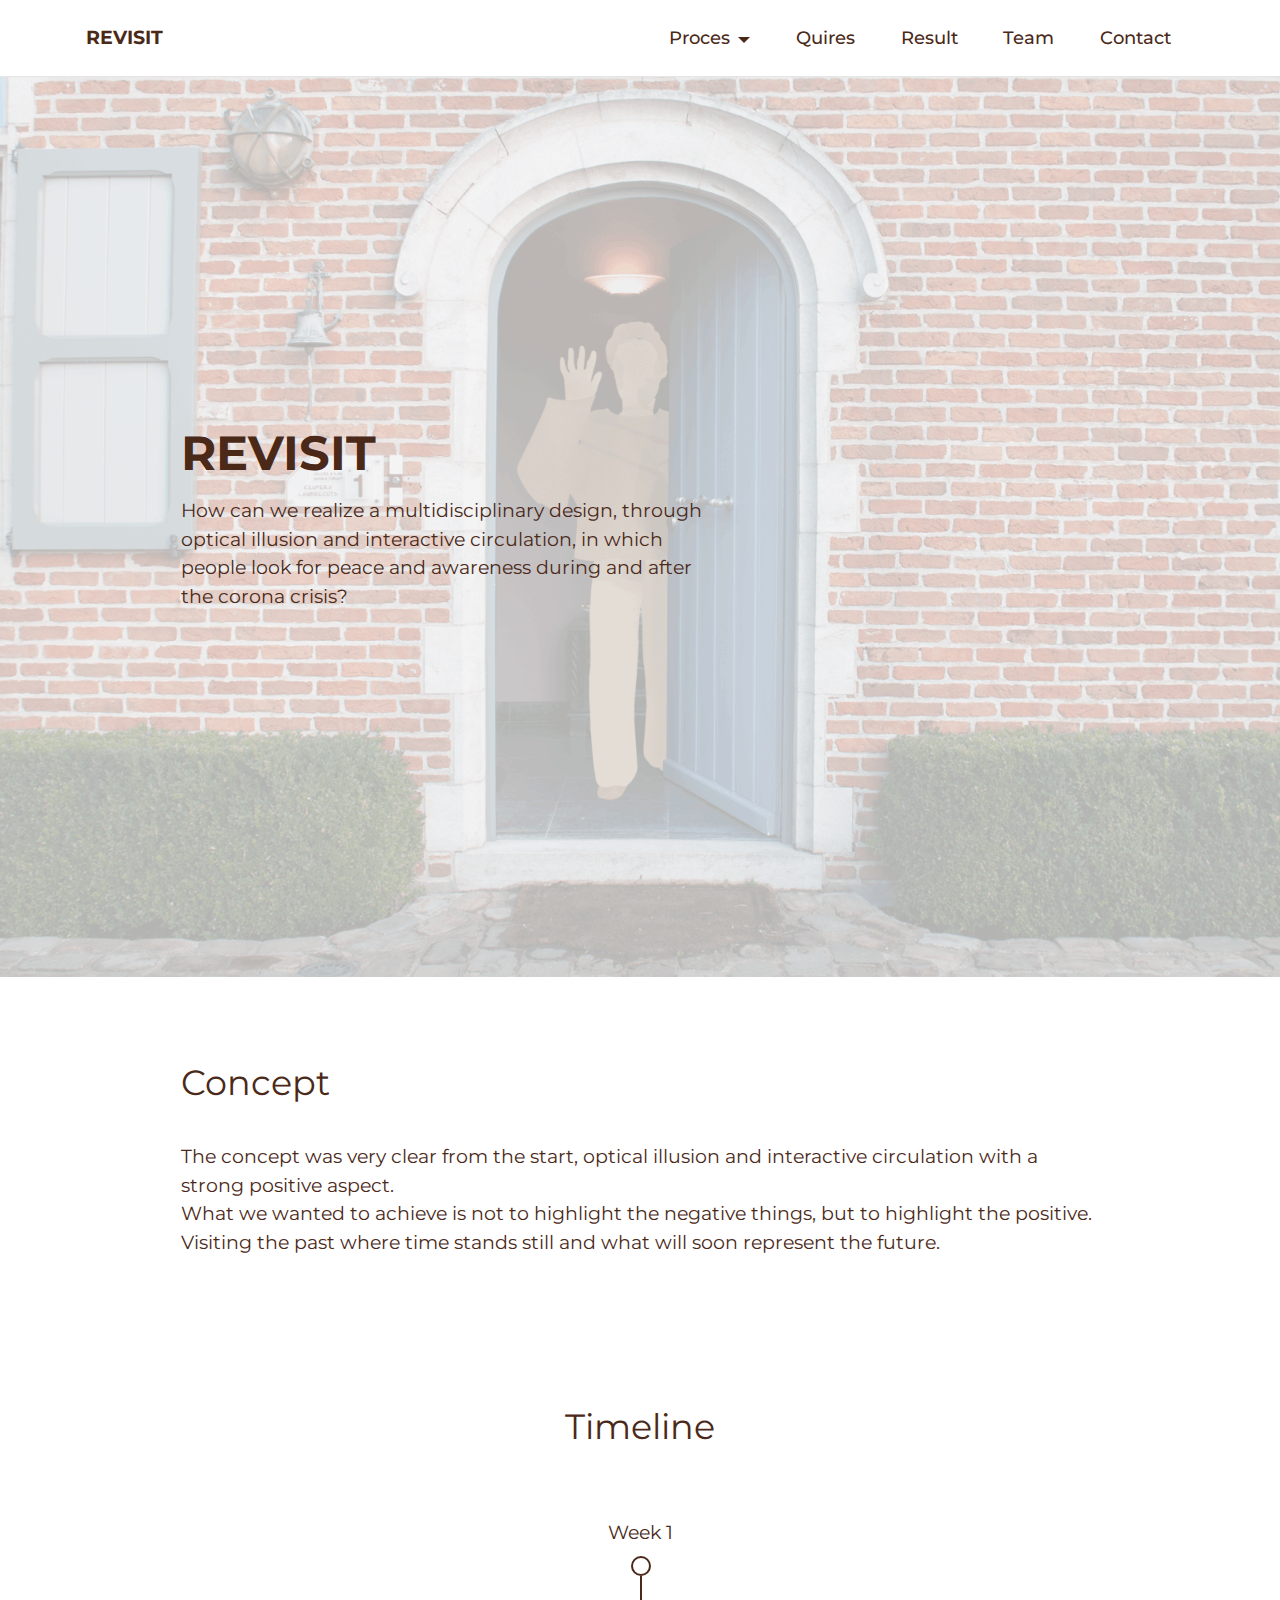
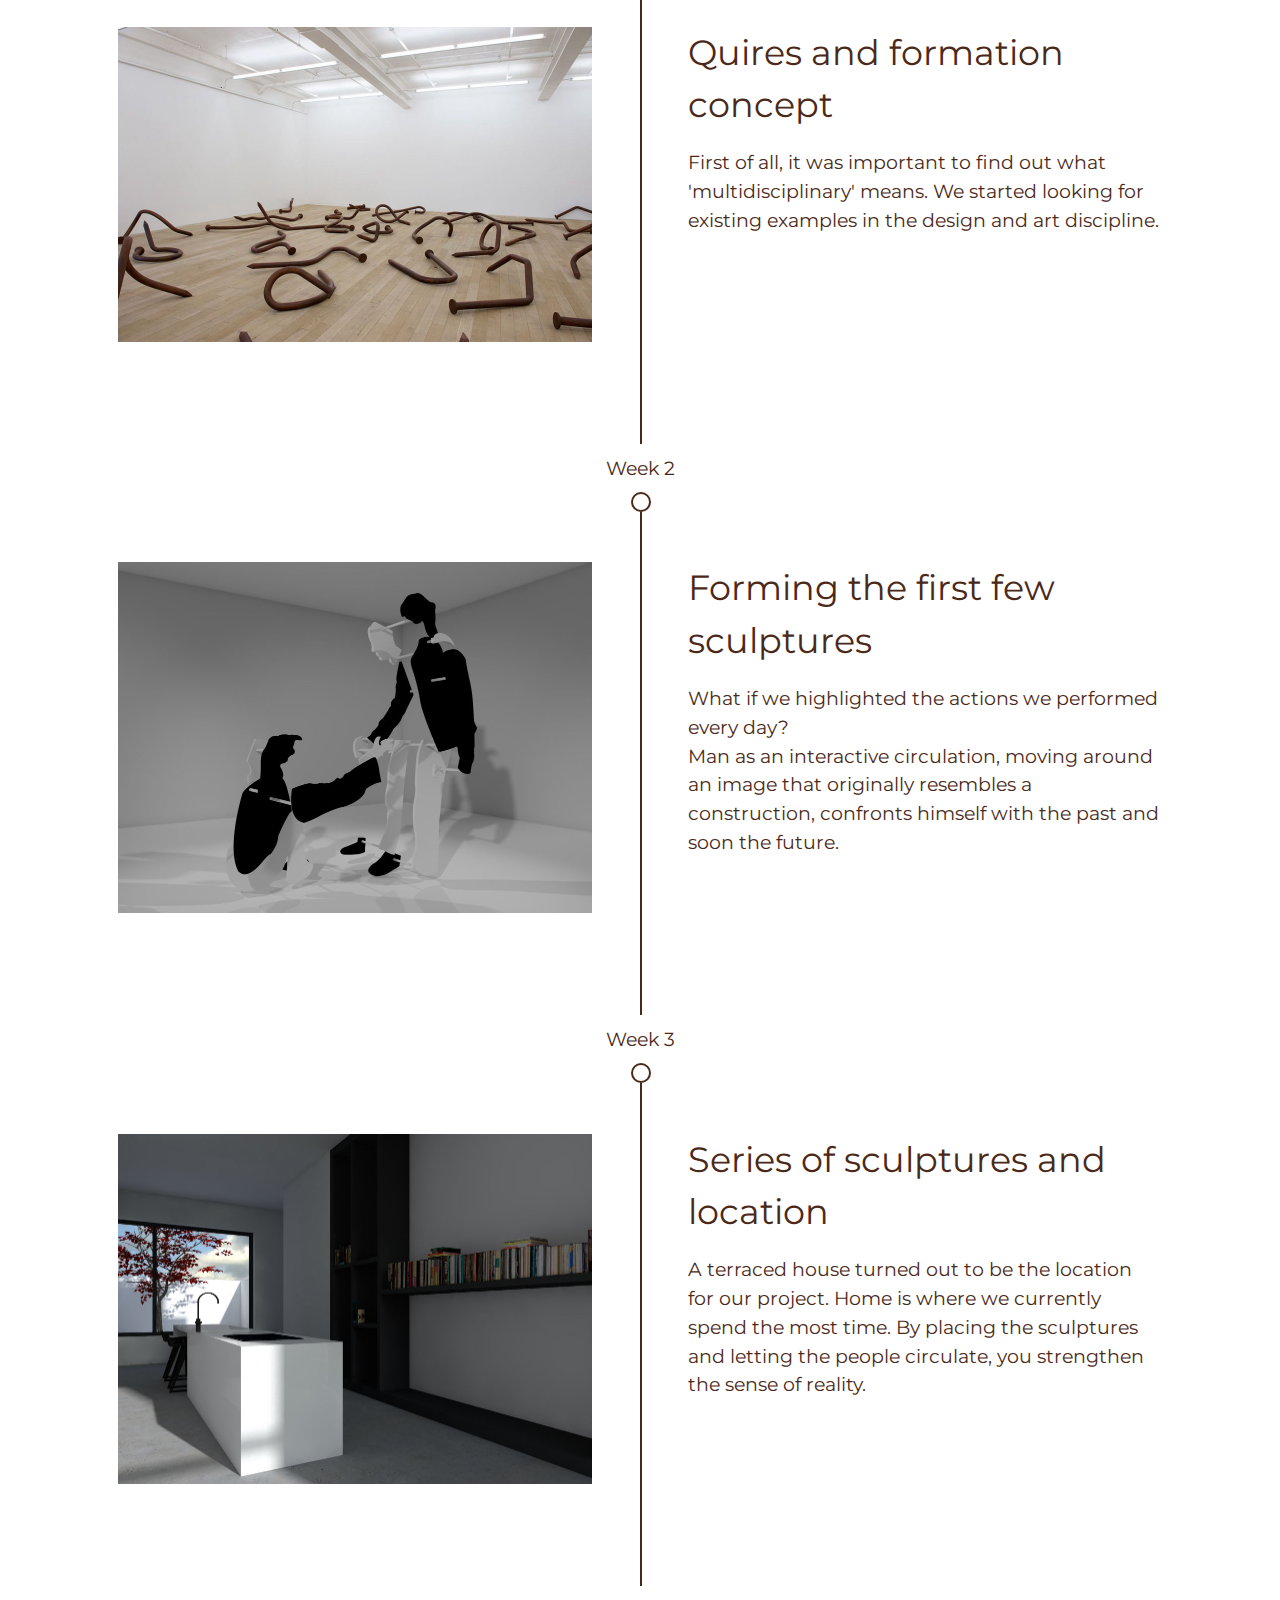
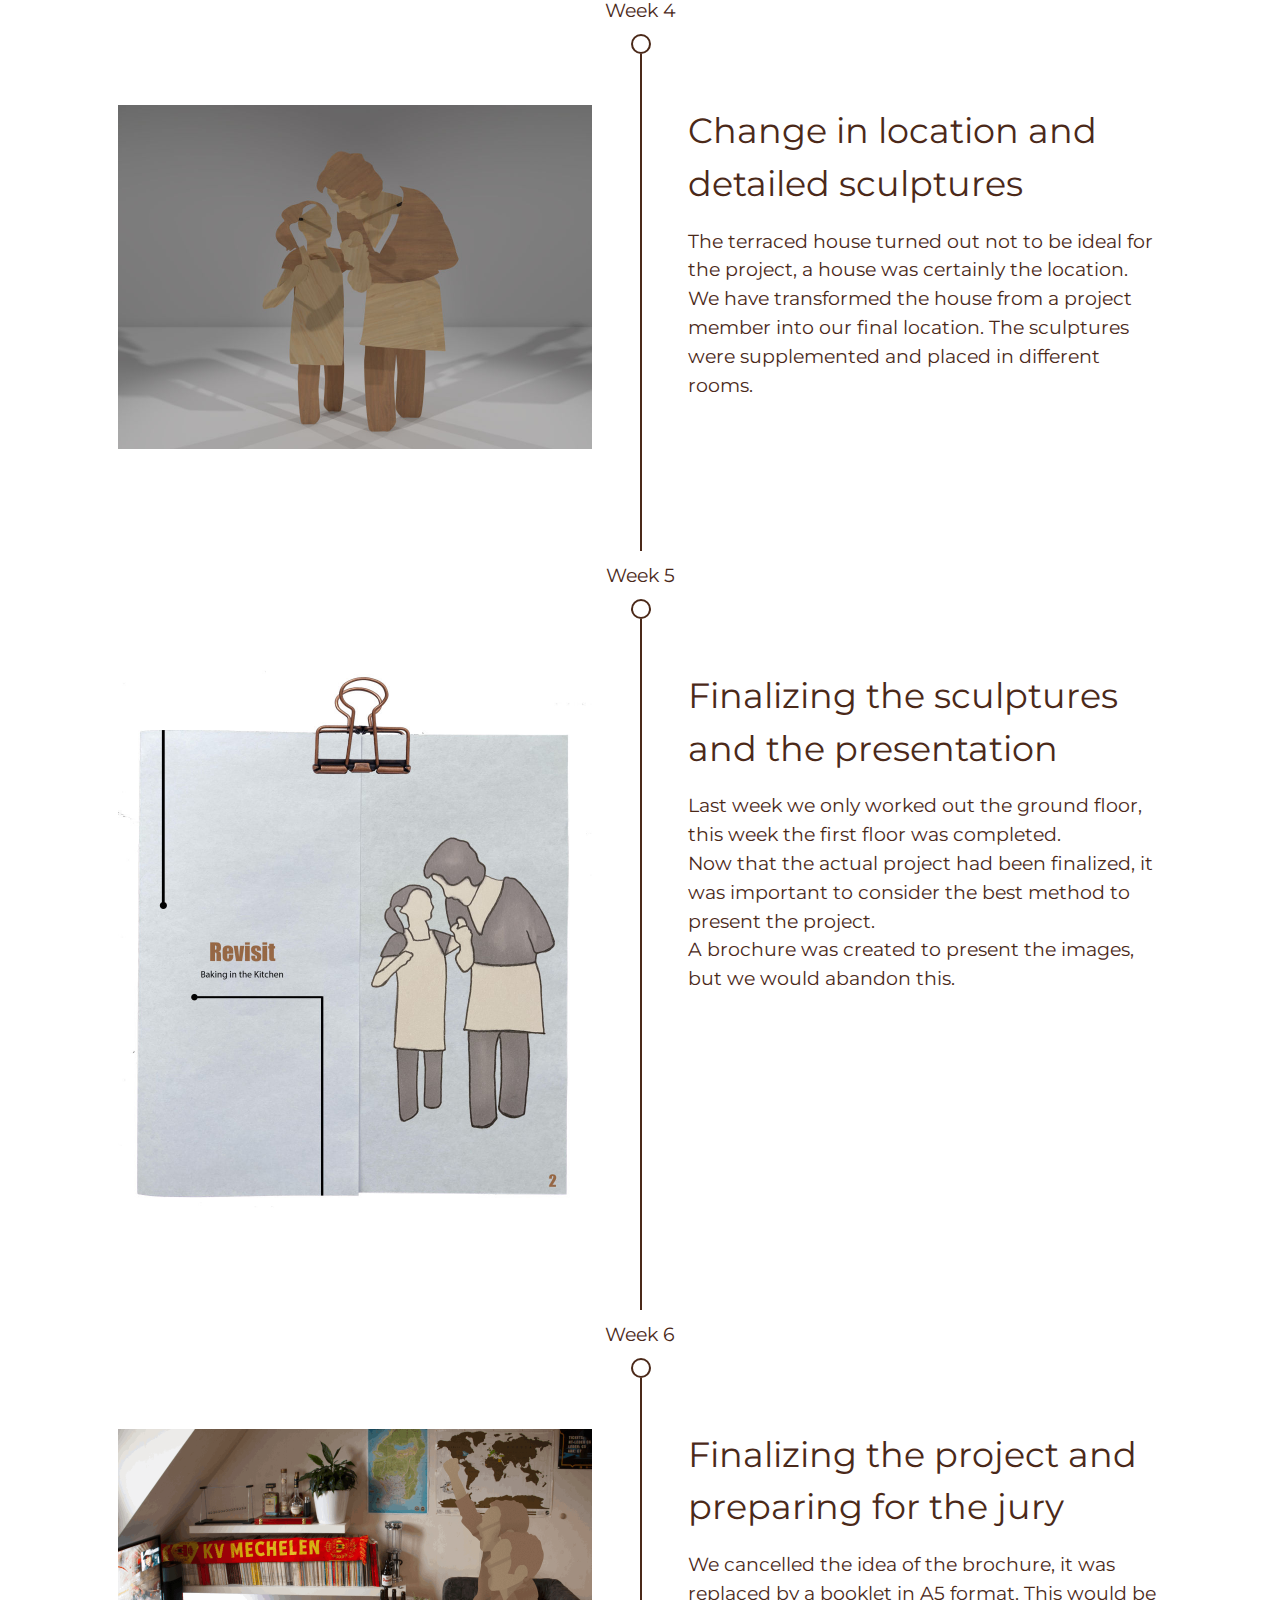
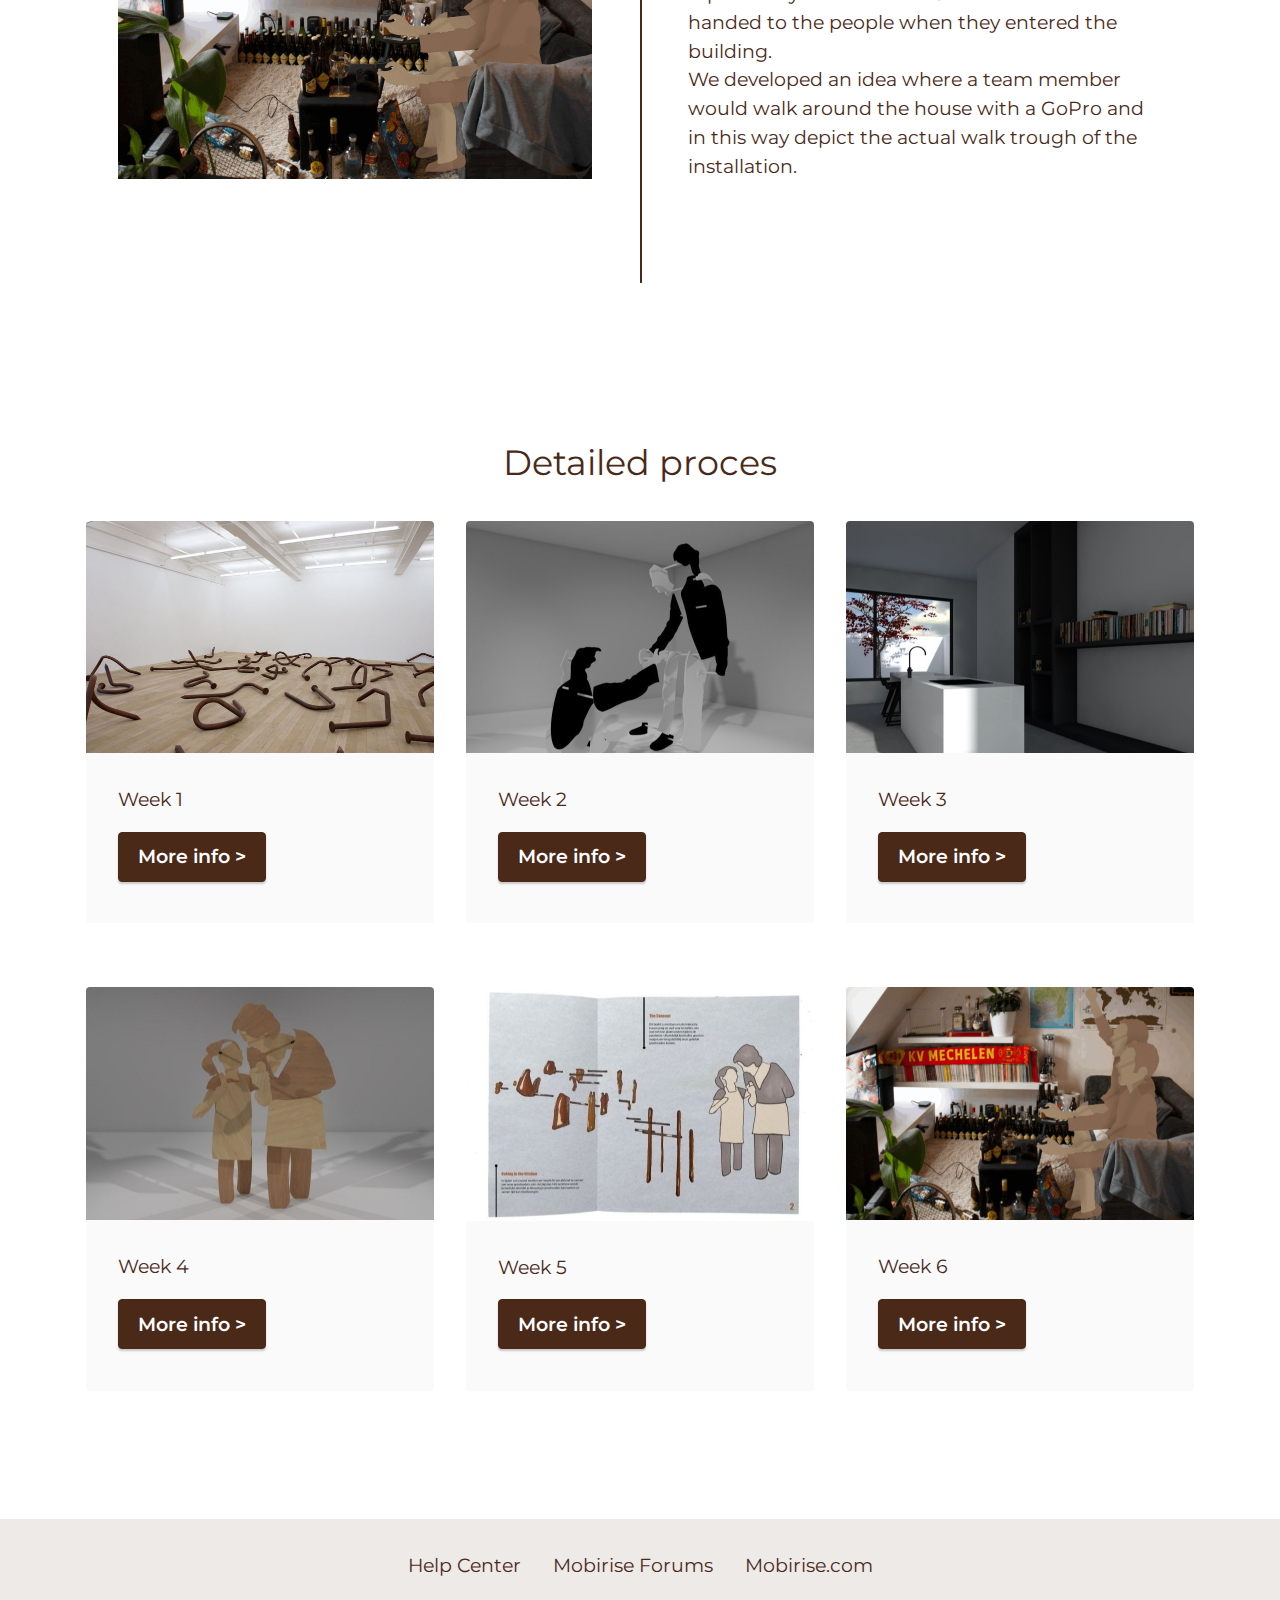
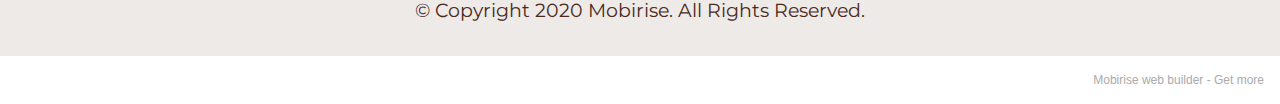
<file: index.html>
<!DOCTYPE html>
<html  >
<head>
  <!-- Site made with Mobirise Website Builder v5.2.0, https://mobirise.com -->
  <meta charset="UTF-8">
  <meta http-equiv="X-UA-Compatible" content="IE=edge">
  <meta name="generator" content="Mobirise v5.2.0, mobirise.com">
  <meta name="viewport" content="width=device-width, initial-scale=1, minimum-scale=1">
  <link rel="shortcut icon" href="assets/images/logo.png" type="image/x-icon">
  <meta name="description" content="">
  
  
  <title>PROCES</title>
  <link rel="stylesheet" href="assets/web/assets/mobirise-icons2/mobirise2.css">
  <link rel="stylesheet" href="assets/tether/tether.min.css">
  <link rel="stylesheet" href="assets/bootstrap/css/bootstrap.min.css">
  <link rel="stylesheet" href="assets/bootstrap/css/bootstrap-grid.min.css">
  <link rel="stylesheet" href="assets/bootstrap/css/bootstrap-reboot.min.css">
  <link rel="stylesheet" href="assets/dropdown/css/style.css">
  <link rel="stylesheet" href="assets/socicon/css/styles.css">
  <link rel="stylesheet" href="assets/theme/css/style.css">
  <link rel="preload" as="style" href="assets/mobirise/css/mbr-additional.css"><link rel="stylesheet" href="assets/mobirise/css/mbr-additional.css" type="text/css">
  
  
  
  
</head>
<body>
  
  <section class="menu cid-s48OLK6784" once="menu" id="menu1-h">
    
    <nav class="navbar navbar-dropdown navbar-expand-lg">
        <div class="container">
            <div class="navbar-brand">
                
                <span class="navbar-caption-wrap"><a class="navbar-caption text-primary display-7" href="index.html">REVISIT</a></span>
            </div>
            <button class="navbar-toggler" type="button" data-toggle="collapse" data-target="#navbarSupportedContent" aria-controls="navbarNavAltMarkup" aria-expanded="false" aria-label="Toggle navigation">
                <div class="hamburger">
                    <span></span>
                    <span></span>
                    <span></span>
                    <span></span>
                </div>
            </button>
            <div class="collapse navbar-collapse" id="navbarSupportedContent">
                <ul class="navbar-nav nav-dropdown nav-right" data-app-modern-menu="true"><li class="nav-item dropdown"><a class="nav-link link dropdown-toggle text-primary display-4" href="#" data-toggle="dropdown-submenu" aria-expanded="true">Proces</a><div class="dropdown-menu"><a class="dropdown-item text-primary display-4" href="page4.html">Week 1</a><a class="dropdown-item text-primary display-4" href="page5.html" aria-expanded="false">Week 2</a><a class="dropdown-item text-primary display-4" href="page6.html" aria-expanded="false">Week 3</a><a class="dropdown-item text-primary display-4" href="page7.html" aria-expanded="false">Week 4</a><a class="dropdown-item text-primary display-4" href="page8.html" aria-expanded="false">Week 5<br></a><a class="dropdown-item text-primary display-4" href="page9.html" aria-expanded="false">Week 6</a></div></li><li class="nav-item"><a class="nav-link link text-primary display-4" href="page10.html" aria-expanded="true">Quires</a></li><li class="nav-item"><a class="nav-link link text-primary display-4" href="page1.html">Result</a></li><li class="nav-item"><a class="nav-link link text-primary display-4" href="page3.html">Team</a></li>
                    <li class="nav-item"><a class="nav-link link text-primary display-4" href="page2.html">
                            Contact</a></li></ul>
                
                
            </div>
        </div>
    </nav>

</section>

<section class="header6 cid-siMAoPDOsh mbr-fullscreen" id="header6-51">

    

    <div class="mbr-overlay" style="opacity: 0.7; background-color: rgb(255, 255, 255);"></div>

    <div class="align-center container">
        <div class="row justify-content-center">
            <div class="col-12 col-lg-10">
                <h1 class="mbr-section-title mbr-fonts-style mbr-white mb-3 display-2"><strong>REVISIT</strong></h1>
                
                <p class="mbr-text mbr-white mbr-fonts-style display-7">
                    How can we realize a multidisciplinary design, through<br>optical illusion and interactive circulation, in which<br>people look for peace and awareness during and after<br>the corona crisis?
                </p>
                
            </div>
        </div>
    </div>
</section>

<section class="content1 cid-s48udlf8KU" id="content1-8">
    
    <div class="container">
        <div class="row justify-content-center">
            <div class="title col-12 col-md-10">
                <h3 class="mbr-section-title mbr-fonts-style align-center mb-4 display-5">Concept</h3>
                <h4 class="mbr-section-subtitle align-center mbr-fonts-style mb-4 display-7"><div>The concept was very clear from the start, optical illusion and interactive circulation with a strong positive aspect.</div><div>What we wanted to achieve is not to highlight the negative things, but to highlight the positive. Visiting the past where time stands still and what will soon represent the future.</div></h4>
                
            </div>
        </div>
    </div>
</section>

<section class="timeline3 cid-sgZdNxSBef" id="timeline3-1b">
    
    
    <div class="container">
        <div class="mbr-section-head">
            <h3 class="mbr-section-title mbr-fonts-style align-center mb-0 display-5">Timeline</h3>
            
        </div>
        <div class="timelines-container mt-4">
            <div class="row timeline-element first-separline mb-5">
                <div class="timeline-date col-12">
                    <div class="timeline-date-wrapper">
                        <p class="mbr-timeline-date display-7">
                            Week 1</p>
                    </div>
                </div>
                <span class="iconBackground"></span>
                <div class="col-12 col-md-6">
                    <div class="image-wrapper">
                        <img src="assets/images/twisted-nails-948x630.jpg" alt="Mobirise" title="">
                    </div>
                </div>
                <div class="col-12 col-md-6">
                    <div class="timeline-text-wrapper">
                        <h4 class="mbr-timeline-title mbr-fonts-style mb-0 display-5">Quires and formation concept</h4>
                        <p class="mbr-text mbr-fonts-style mt-3 mb-0 display-7">First of all, it was important to find out what 'multidisciplinary' means. We started looking for existing examples in the design and art discipline.</p>
                    </div>
                </div>
            </div>
            <div class="row timeline-element first-separline mb-5">
                <div class="timeline-date col-12">
                    <div class="timeline-date-wrapper">
                        <p class="mbr-timeline-date display-7">
                            Week 2</p>
                    </div>
                </div>
                <span class="iconBackground"></span>
                <div class="col-12 col-md-6">
                    <div class="image-wrapper">
                        <img src="assets/images/11-948x701.jpg" alt="Mobirise" title="">
                    </div>
                </div>
                <div class="col-12 col-md-6">
                    <div class="timeline-text-wrapper">
                        <h4 class="mbr-timeline-title mbr-fonts-style mb-0 display-5">Forming the first few sculptures</h4>
                        <p class="mbr-text mbr-fonts-style mt-3 mb-0 display-7">What if we highlighted the actions we performed every day?<br>Man as an interactive circulation, moving around an image that originally resembles a construction, confronts himself with the past and soon the future.</p>
                    </div>
                </div>
            </div>
            <div class="row timeline-element first-separline mb-5">
                <div class="timeline-date col-12">
                    <div class="timeline-date-wrapper">
                        <p class="mbr-timeline-date display-7">
                            Week 3</p>
                    </div>
                </div>
                <span class="iconBackground"></span>
                <div class="col-12 col-md-6">
                    <div class="image-wrapper">
                        <img src="assets/images/1-948x701.jpg" alt="Mobirise" title="">
                    </div>
                </div>
                <div class="col-12 col-md-6">
                    <div class="timeline-text-wrapper">
                        <h4 class="mbr-timeline-title mbr-fonts-style mb-0 display-5">Series of sculptures and location</h4>
                        <p class="mbr-text mbr-fonts-style mt-3 mb-0 display-7">A terraced house turned out to be the location for our project. Home is where we currently spend the most time. By placing the sculptures and letting the people circulate, you strengthen the sense of reality.<br></p>
                    </div>
                </div>
            </div>
            <div class="row timeline-element first-separline mb-5">
                <div class="timeline-date col-12">
                    <div class="timeline-date-wrapper">
                        <p class="mbr-timeline-date display-7">
                            Week 4</p>
                    </div>
                </div>
                <span class="iconBackground"></span>
                <div class="col-12 col-md-6">
                    <div class="image-wrapper">
                        <img src="assets/images/9-hout-948x688.jpg" alt="Mobirise" title="">
                    </div>
                </div>
                <div class="col-12 col-md-6">
                    <div class="timeline-text-wrapper">
                        <h4 class="mbr-timeline-title mbr-fonts-style mb-0 display-5">Change in location and detailed sculptures</h4>
                        <p class="mbr-text mbr-fonts-style mt-3 mb-0 display-7">The terraced house turned out not to be ideal for the project, a house was certainly the location. We have transformed the house from a project member into our final location. The sculptures were supplemented and placed in different rooms.</p>
                    </div>
                </div>
            </div>
            <div class="row timeline-element first-separline mb-5">
                <div class="timeline-date col-12">
                    <div class="timeline-date-wrapper">
                        <p class="mbr-timeline-date display-7">
                            Week 5</p>
                    </div>
                </div>
                <span class="iconBackground"></span>
                <div class="col-12 col-md-6">
                    <div class="image-wrapper">
                        <img src="assets/images/1-948x1076.jpg" alt="Mobirise" title="">
                    </div>
                </div>
                <div class="col-12 col-md-6">
                    <div class="timeline-text-wrapper">
                        <h4 class="mbr-timeline-title mbr-fonts-style mb-0 display-5">Finalizing the sculptures and the presentation</h4>
                        <p class="mbr-text mbr-fonts-style mt-3 mb-0 display-7">Last week we only worked out the ground floor, this week the first floor was completed.<br>Now that the actual project had been finalized, it was important to consider the best method to present the project.<br>A brochure was created to present the images, but we would abandon this.&nbsp;<br></p>
                    </div>
                </div>
            </div>
            <div class="row timeline-element first-separline mb-5">
                <div class="timeline-date col-12">
                    <div class="timeline-date-wrapper">
                        <p class="mbr-timeline-date display-7">
                            Week 6</p>
                    </div>
                </div>
                <span class="iconBackground"></span>
                <div class="col-12 col-md-6">
                    <div class="image-wrapper">
                        <img src="assets/images/11-948x700.png" alt="Mobirise" title="">
                    </div>
                </div>
                <div class="col-12 col-md-6">
                    <div class="timeline-text-wrapper">
                        <h4 class="mbr-timeline-title mbr-fonts-style mb-0 display-5">Finalizing the project and preparing for the jury</h4>
                        <p class="mbr-text mbr-fonts-style mt-3 mb-0 display-7">
                            We cancelled the idea of ​​the brochure, it was replaced by a booklet in A5 format. This would be handed to the people when they entered the building.<br>We developed an idea where a team member would walk around the house with a GoPro and in this way depict the actual walk trough of the installation.<br>
                        </p>
                    </div>
                </div>
            </div>
            
            
            
            
            
            
        </div>
    </div>
</section>

<section class="features3 cid-sgZkkhNOE1" id="features3-1q">
    
    
    <div class="container">
        <div class="mbr-section-head">
            <h4 class="mbr-section-title mbr-fonts-style align-center mb-0 display-5">Detailed proces</h4>
            
        </div>
        <div class="row mt-4">
            <div class="item features-image сol-12 col-md-6 col-lg-4">
                <div class="item-wrapper">
                    <div class="item-img">
                        <img src="assets/images/twisted-nails-696x463.jpg" alt="">
                    </div>
                    <div class="item-content">
                        <h5 class="item-title mbr-fonts-style display-7">Week 1</h5>
                        
                        
                    </div>
                    <div class="mbr-section-btn item-footer mt-2"><a href="page4.html" class="btn btn-primary item-btn display-7">More info &gt;</a></div>
                </div>
            </div>
            <div class="item features-image сol-12 col-md-6 col-lg-4">
                <div class="item-wrapper">
                    <div class="item-img">
                        <img src="assets/images/11-3-696x514.jpeg" alt="">
                    </div>
                    <div class="item-content">
                        <h5 class="item-title mbr-fonts-style display-7">Week 2</h5>
                        
                        
                    </div>
                    <div class="mbr-section-btn item-footer mt-2"><a href="page5.html" class="btn btn-primary item-btn display-7">More info &gt;</a></div>
                </div>
            </div>
            <div class="item features-image сol-12 col-md-6 col-lg-4">
                <div class="item-wrapper">
                    <div class="item-img">
                        <img src="assets/images/1-7-696x555.jpeg" alt="">
                    </div>
                    <div class="item-content">
                        <h5 class="item-title mbr-fonts-style display-7">Week 3</h5>
                        
                        
                    </div>
                    <div class="mbr-section-btn item-footer mt-2"><a href="page6.html" class="btn btn-primary item-btn display-7">More info &gt;</a></div>
                </div>
            </div>
        </div>
    </div>
</section>

<section class="features3 cid-sgZjgf7D1Q" id="features3-1d">
    
    
    <div class="container">
        
        <div class="row mt-4">
            <div class="item features-image сol-12 col-md-6 col-lg-4">
                <div class="item-wrapper">
                    <div class="item-img">
                        <img src="assets/images/9-hout-7-696x505.jpeg" alt="">
                    </div>
                    <div class="item-content">
                        <h5 class="item-title mbr-fonts-style display-7">Week 4</h5>
                        
                        
                    </div>
                    <div class="mbr-section-btn item-footer mt-2"><a href="page7.html" class="btn btn-primary item-btn display-7">More info &gt;</a></div>
                </div>
            </div>
            <div class="item features-image сol-12 col-md-6 col-lg-4">
                <div class="item-wrapper">
                    <div class="item-img">
                        <img src="assets/images/2-7-696x521.jpeg" alt="">
                    </div>
                    <div class="item-content">
                        <h5 class="item-title mbr-fonts-style display-7">Week 5</h5>
                        
                        
                    </div>
                    <div class="mbr-section-btn item-footer mt-2"><a href="page8.html" class="btn btn-primary item-btn display-7">More info &gt;</a></div>
                </div>
            </div>
            <div class="item features-image сol-12 col-md-6 col-lg-4">
                <div class="item-wrapper">
                    <div class="item-img">
                        <img src="assets/images/11-5-696x514.png" alt="">
                    </div>
                    <div class="item-content">
                        <h5 class="item-title mbr-fonts-style display-7">Week 6</h5>
                        
                        
                    </div>
                    <div class="mbr-section-btn item-footer mt-2"><a href="page9.html" class="btn btn-primary item-btn display-7">More info &gt;</a></div>
                </div>
            </div>
        </div>
    </div>
</section>

<section class="footer3 cid-s48P1Icc8J" once="footers" id="footer3-i">

    

    

    <div class="container">
        <div class="media-container-row align-center mbr-white">
            <div class="row row-links">
                <ul class="foot-menu">
                    
                    
                    
                    
                    
                <li class="foot-menu-item mbr-fonts-style display-7"><a href="https://mobirise.com/help/" class="text-primary">Help Center</a></li><li class="foot-menu-item mbr-fonts-style display-7"><a href="http://forums.mobirise.com/" class="text-primary">Mobirise Forums</a></li><li class="foot-menu-item mbr-fonts-style display-7"><a href="https://mobirise.com/" class="text-primary">Mobirise.com</a></li></ul>
            </div>
            
            <div class="row row-copirayt">
                <p class="mbr-text mb-0 mbr-fonts-style mbr-white align-center display-7">
                    © Copyright 2020 Mobirise. All Rights Reserved.
                </p>
            </div>
        </div>
    </div>
</section><section style="background-color: #fff; font-family: -apple-system, BlinkMacSystemFont, 'Segoe UI', 'Roboto', 'Helvetica Neue', Arial, sans-serif; color:#aaa; font-size:12px; padding: 0; align-items: center; display: flex;"><a href="https://mobirise.site/p" style="flex: 1 1; height: 3rem; padding-left: 1rem;"></a><p style="flex: 0 0 auto; margin:0; padding-right:1rem;">Mobirise web builder - <a href="https://mobirise.site/n" style="color:#aaa;">Get more</a></p></section><script src="assets/web/assets/jquery/jquery.min.js"></script>  <script src="assets/popper/popper.min.js"></script>  <script src="assets/tether/tether.min.js"></script>  <script src="assets/bootstrap/js/bootstrap.min.js"></script>  <script src="assets/smoothscroll/smooth-scroll.js"></script>  <script src="assets/dropdown/js/nav-dropdown.js"></script>  <script src="assets/dropdown/js/navbar-dropdown.js"></script>  <script src="assets/touchswipe/jquery.touch-swipe.min.js"></script>  <script src="assets/theme/js/script.js"></script>  
  
  
</body>
</html>
</file>
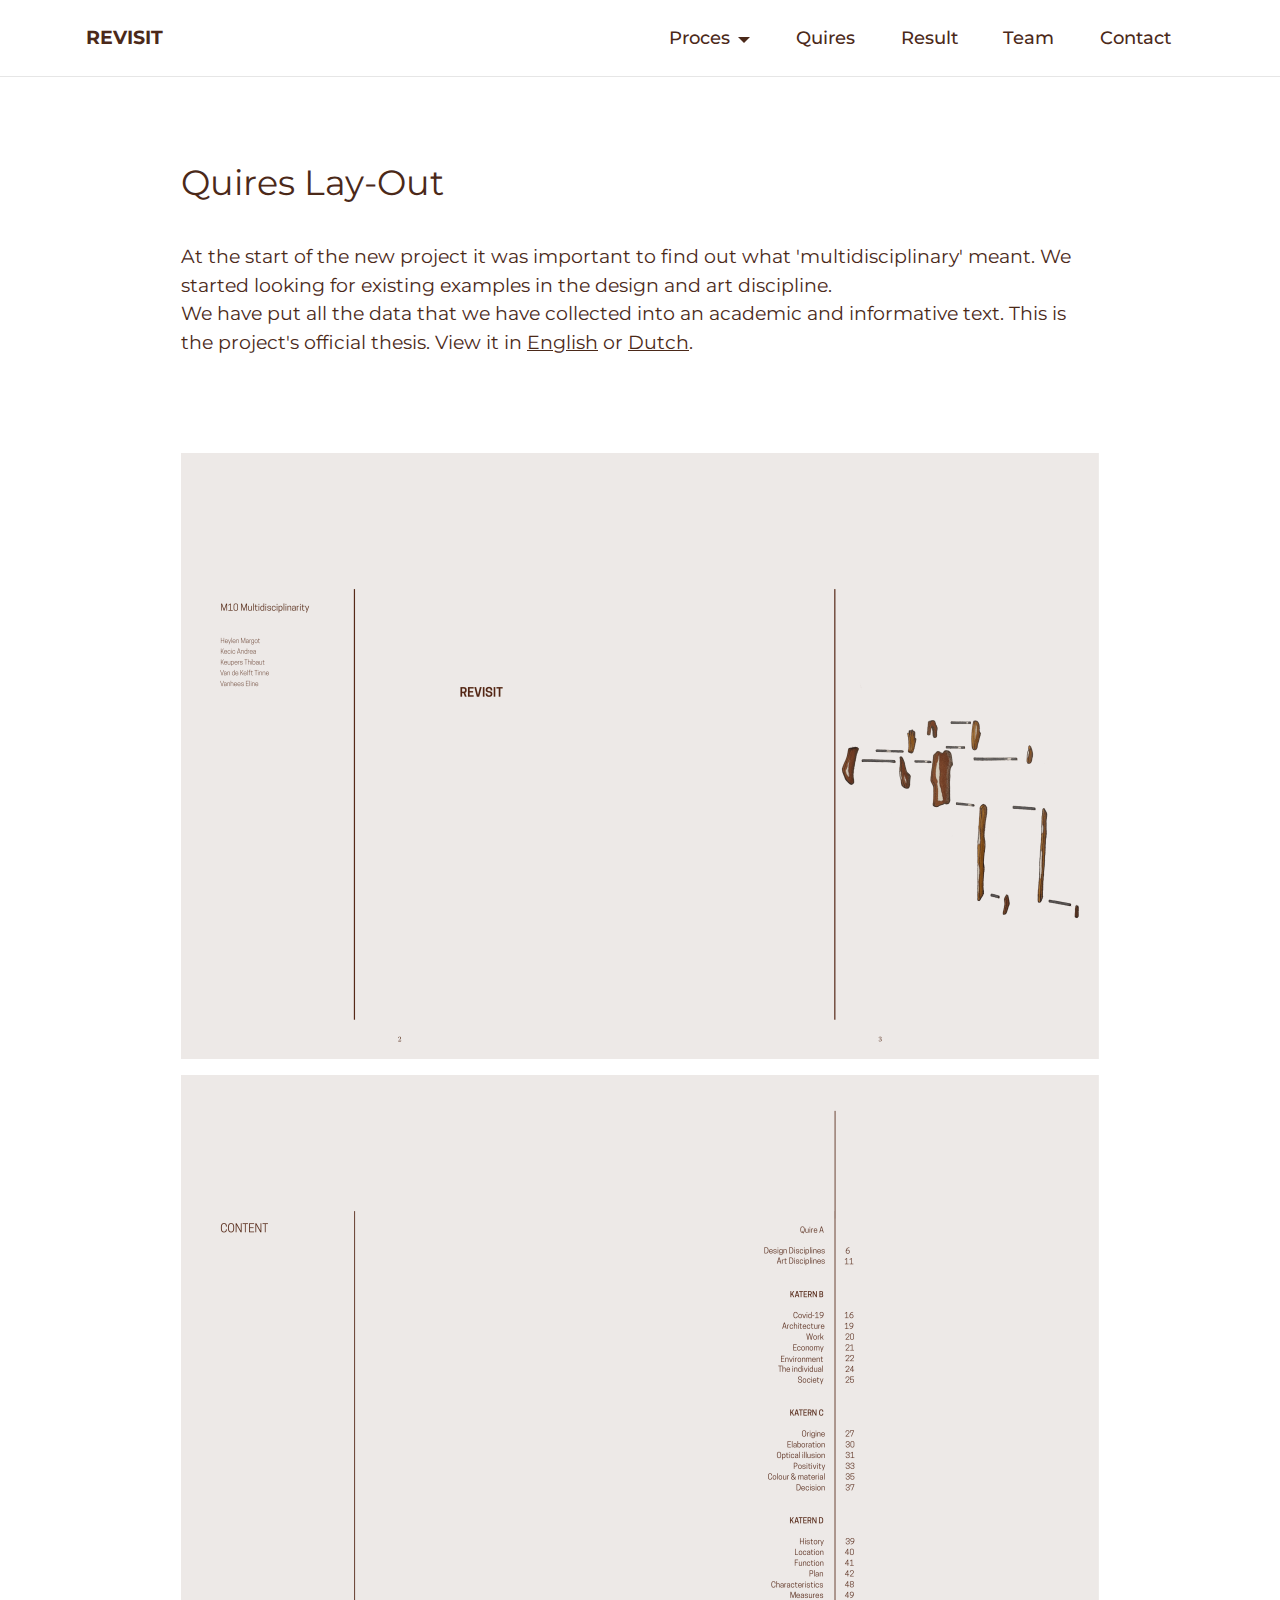
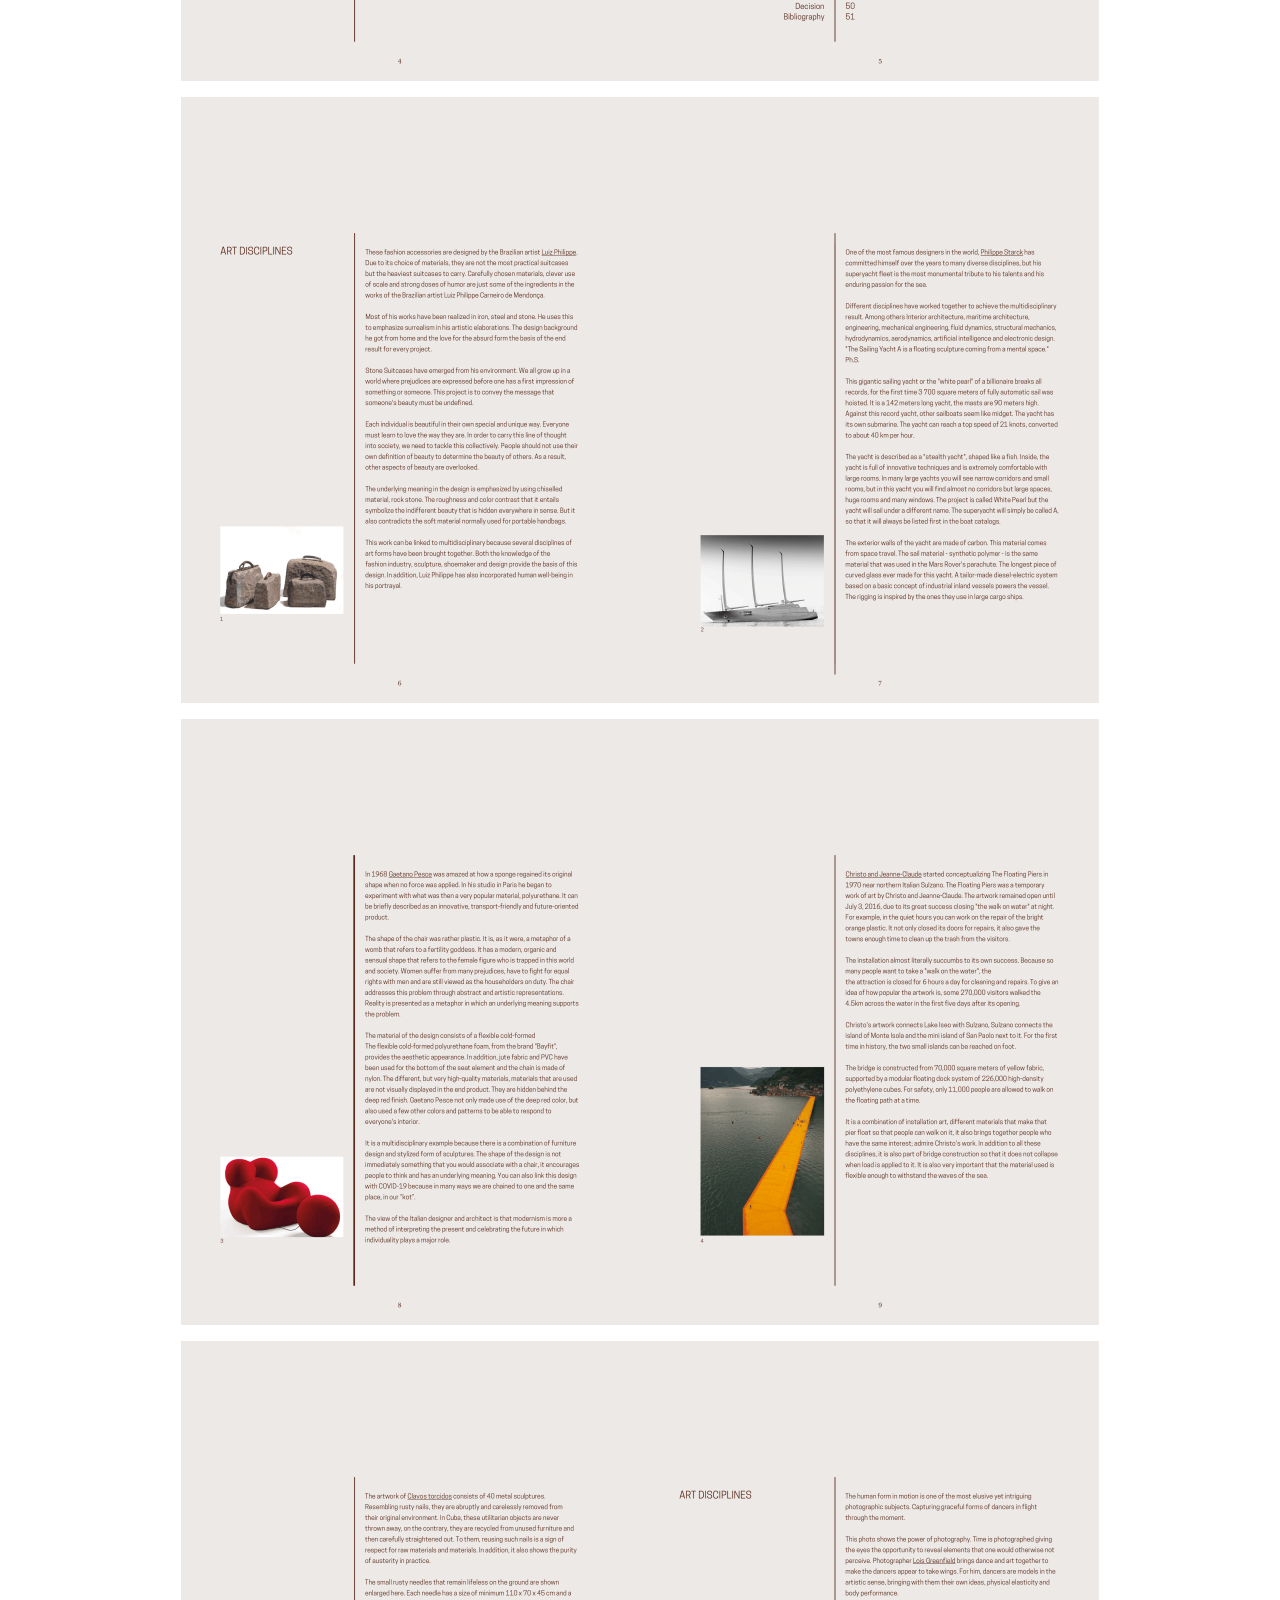
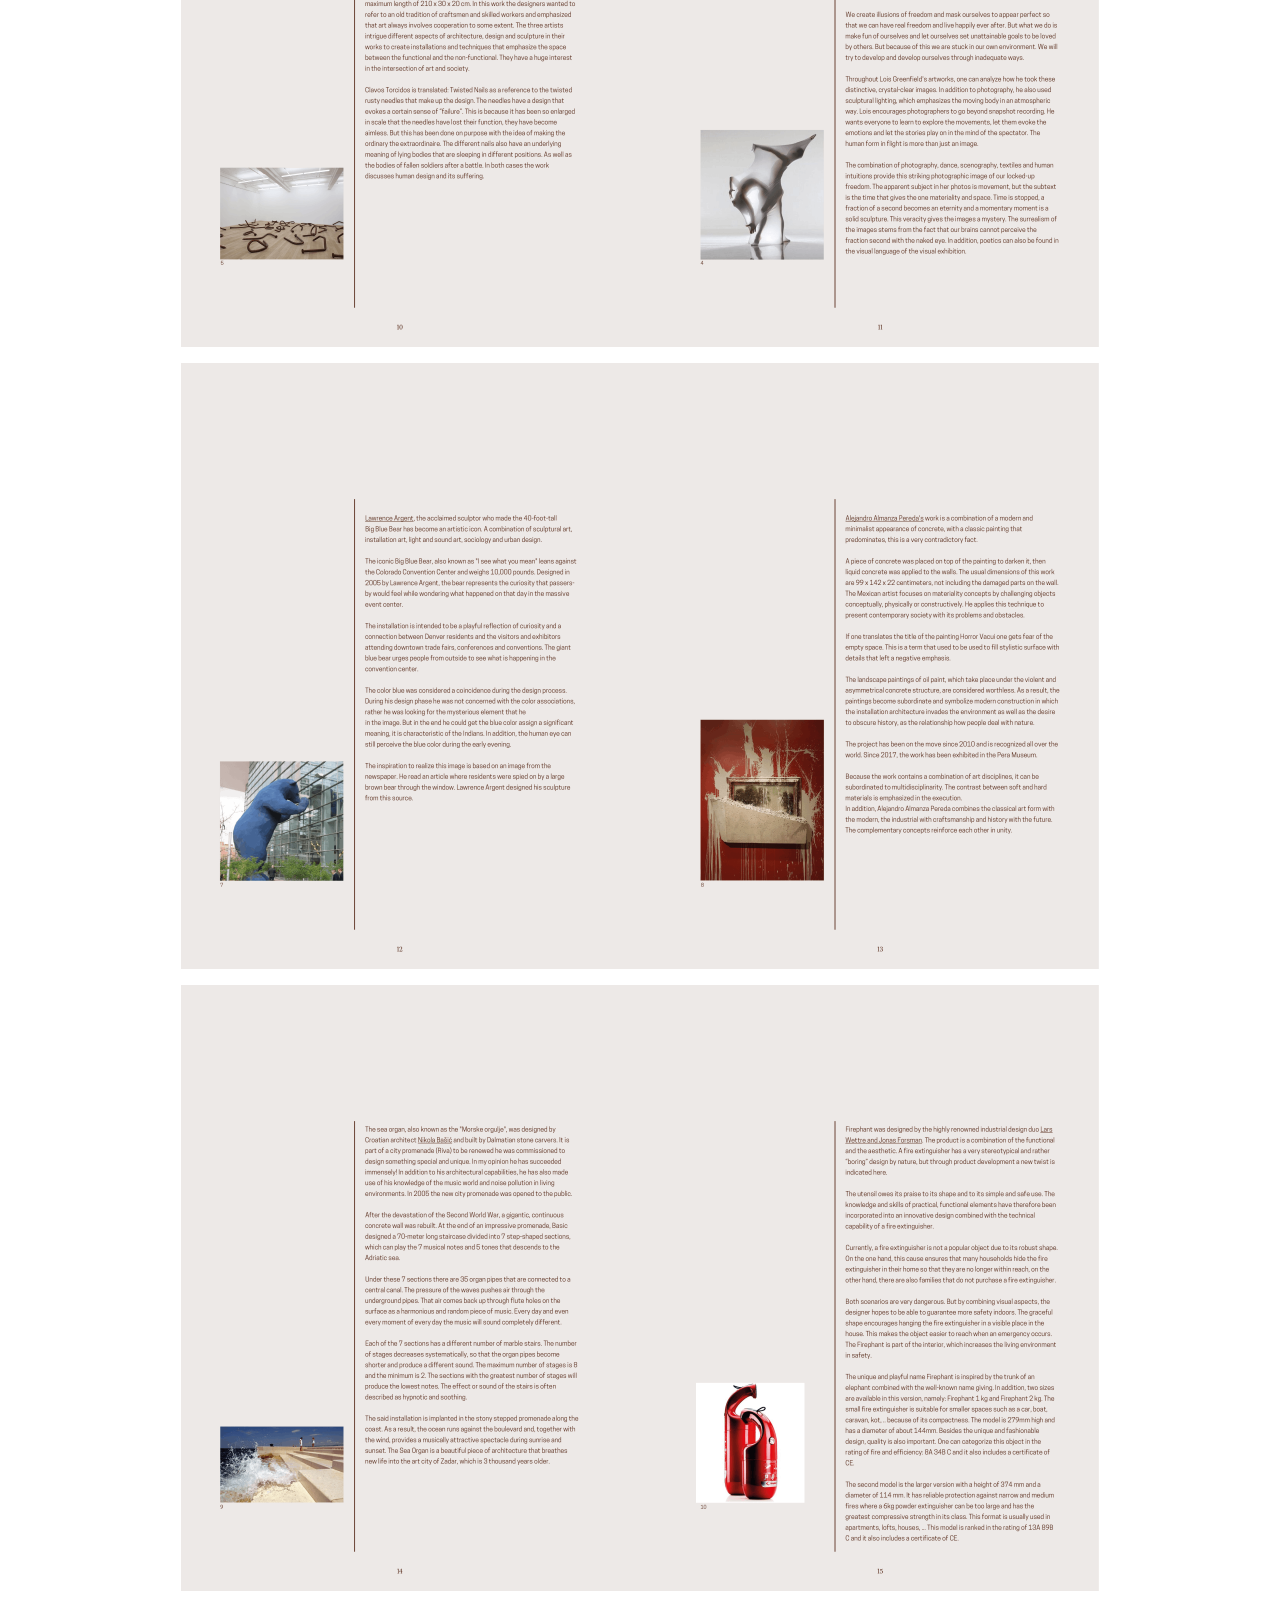
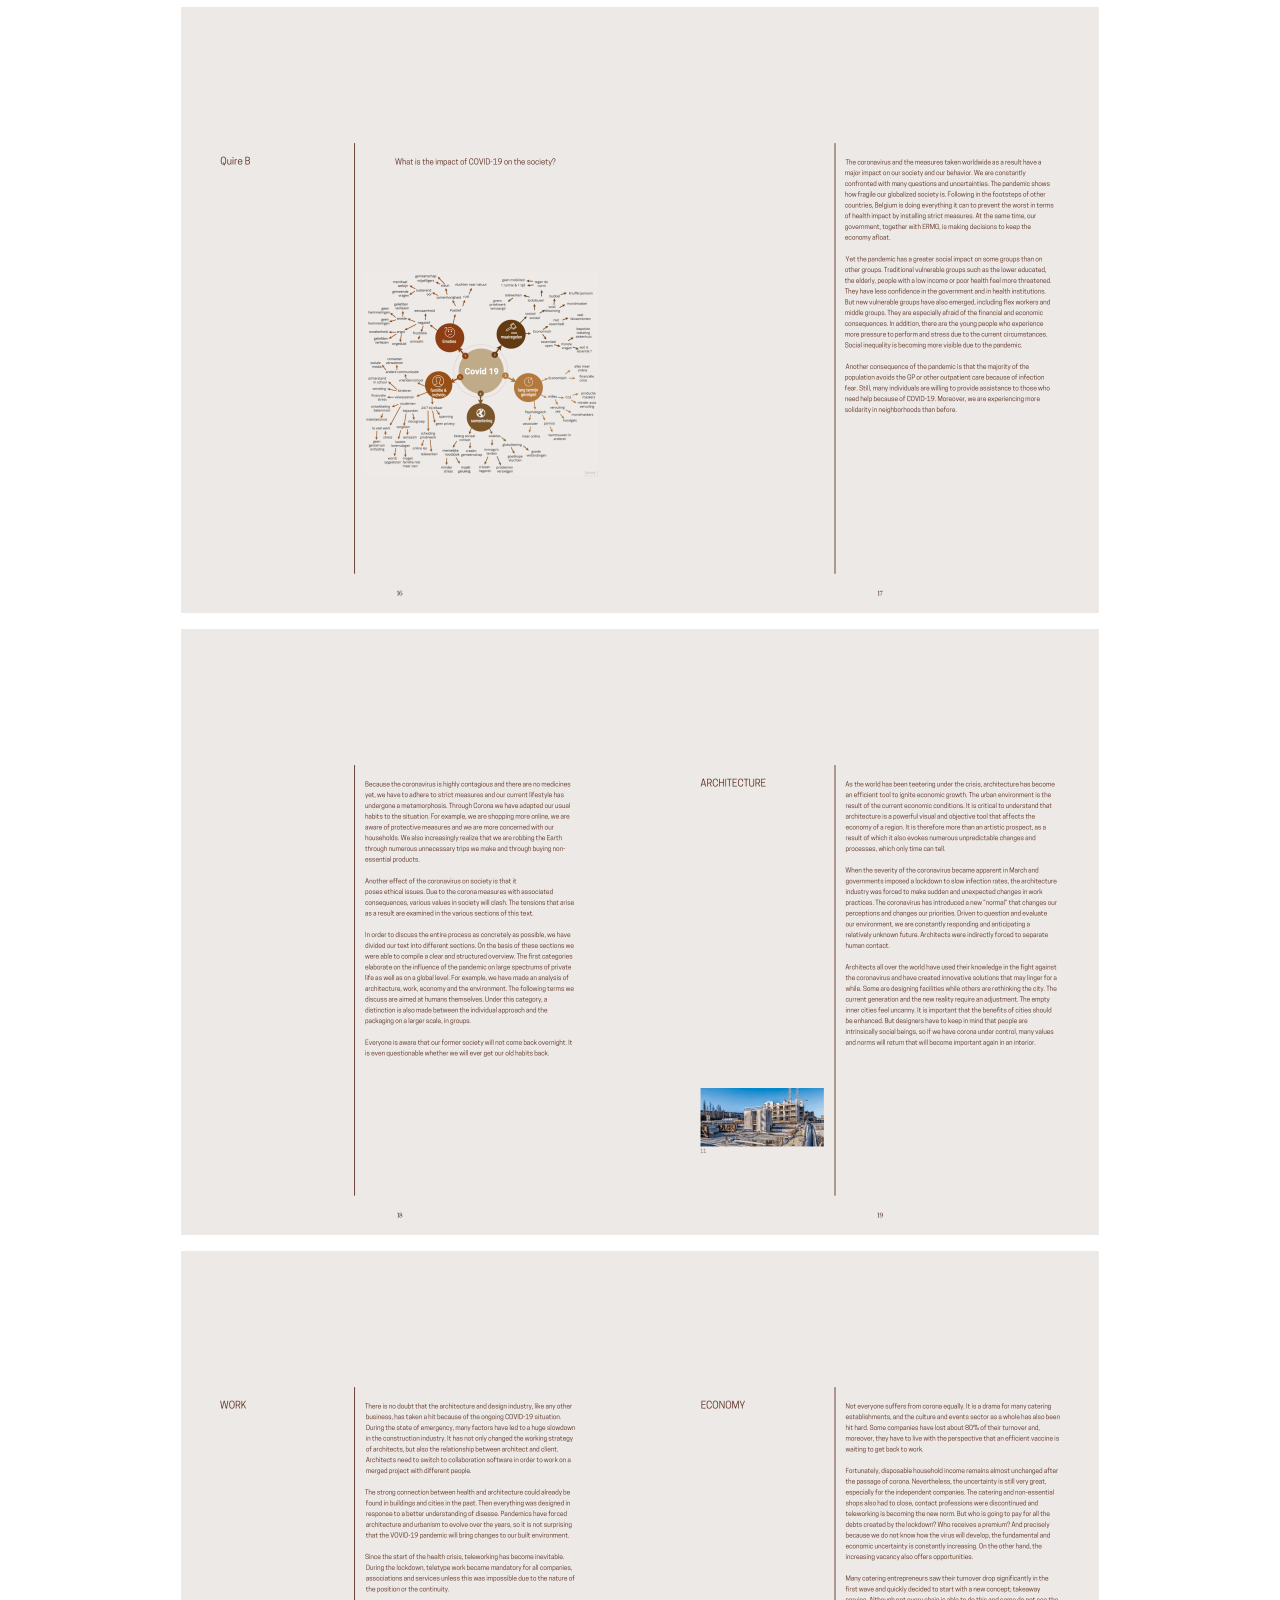
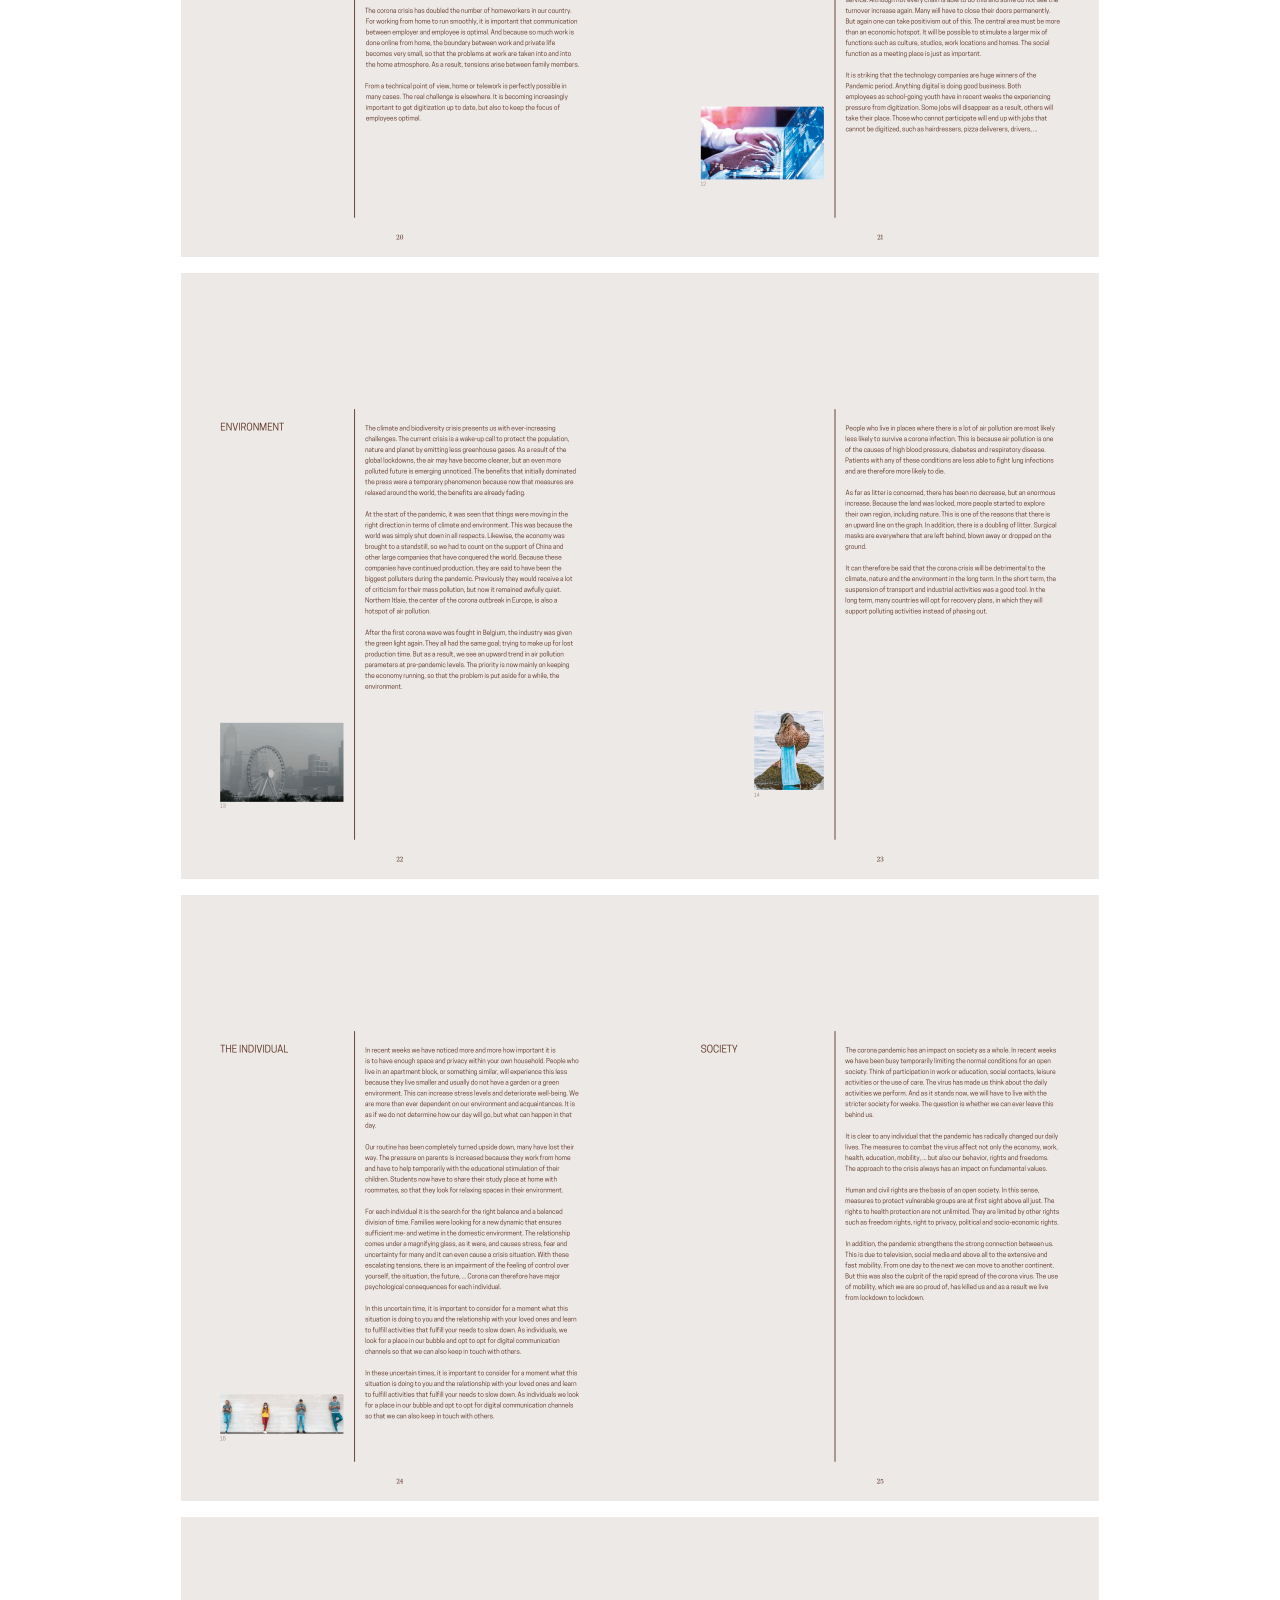
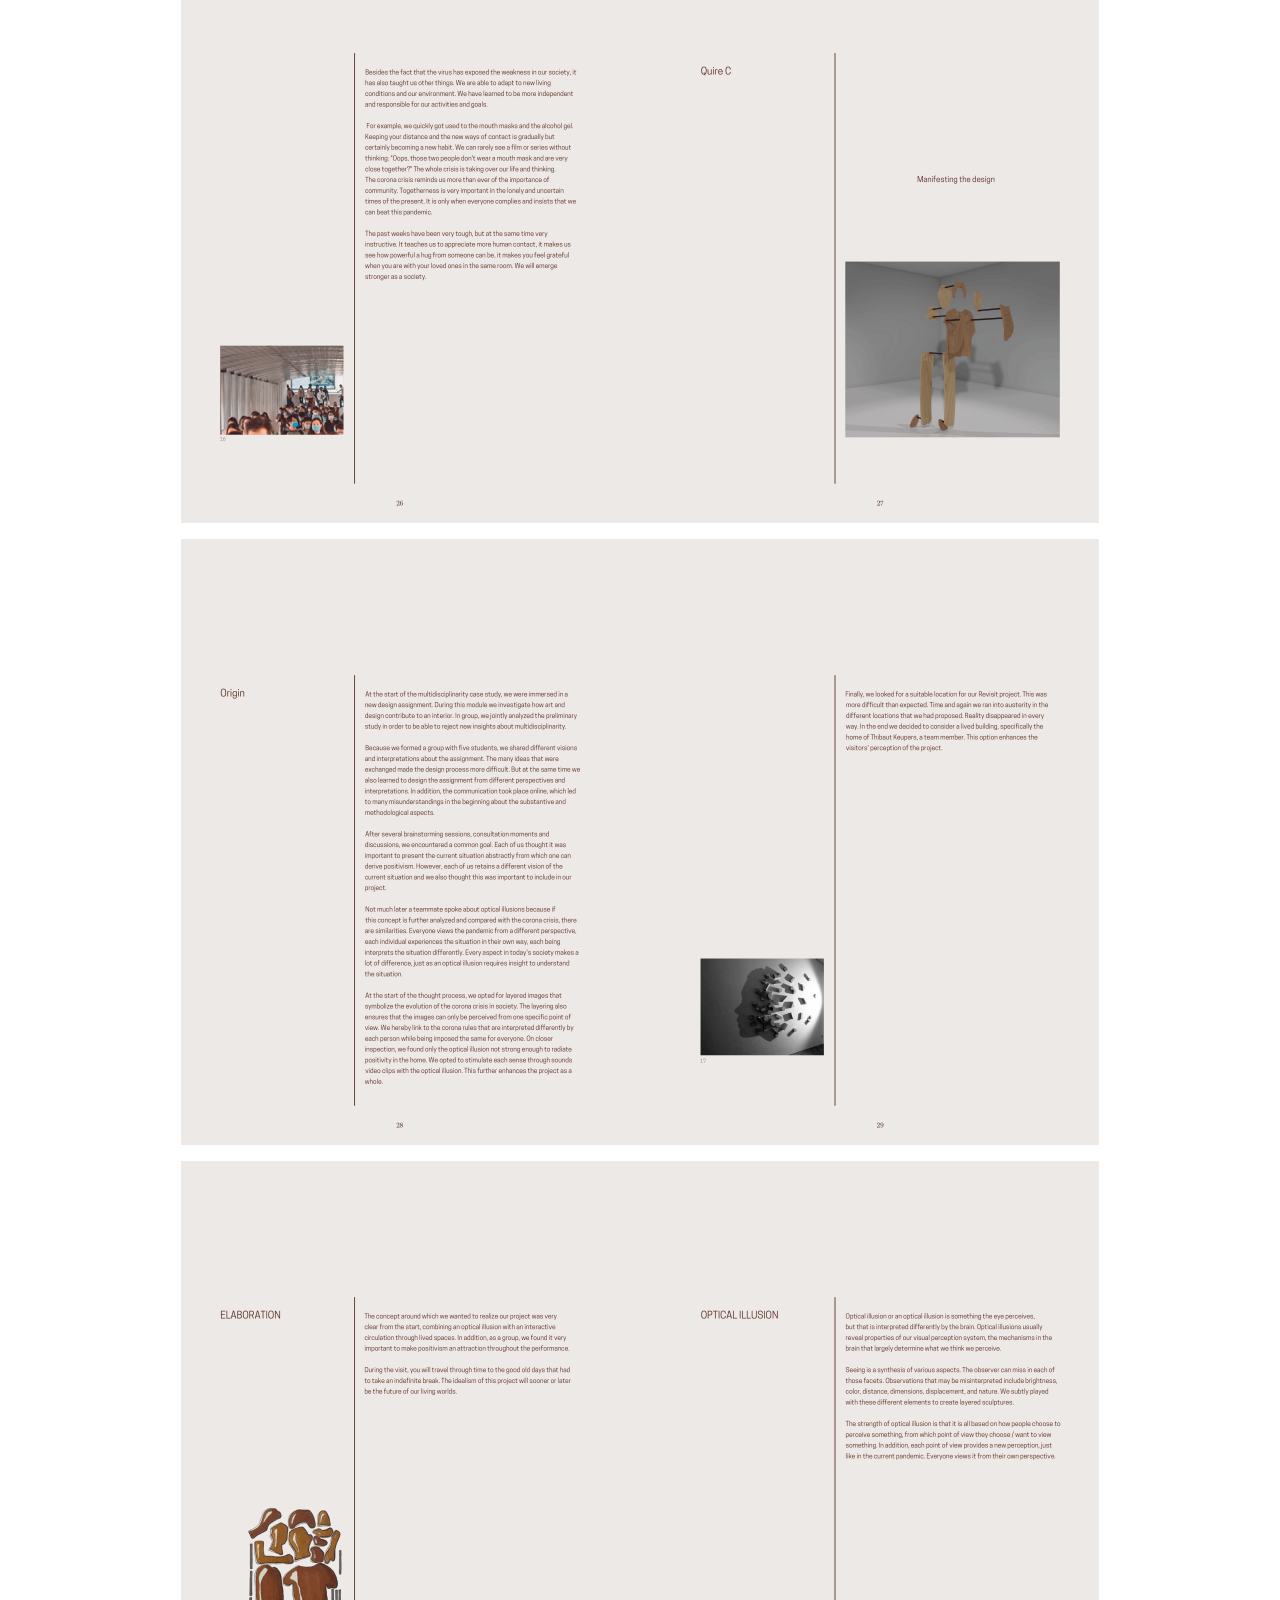
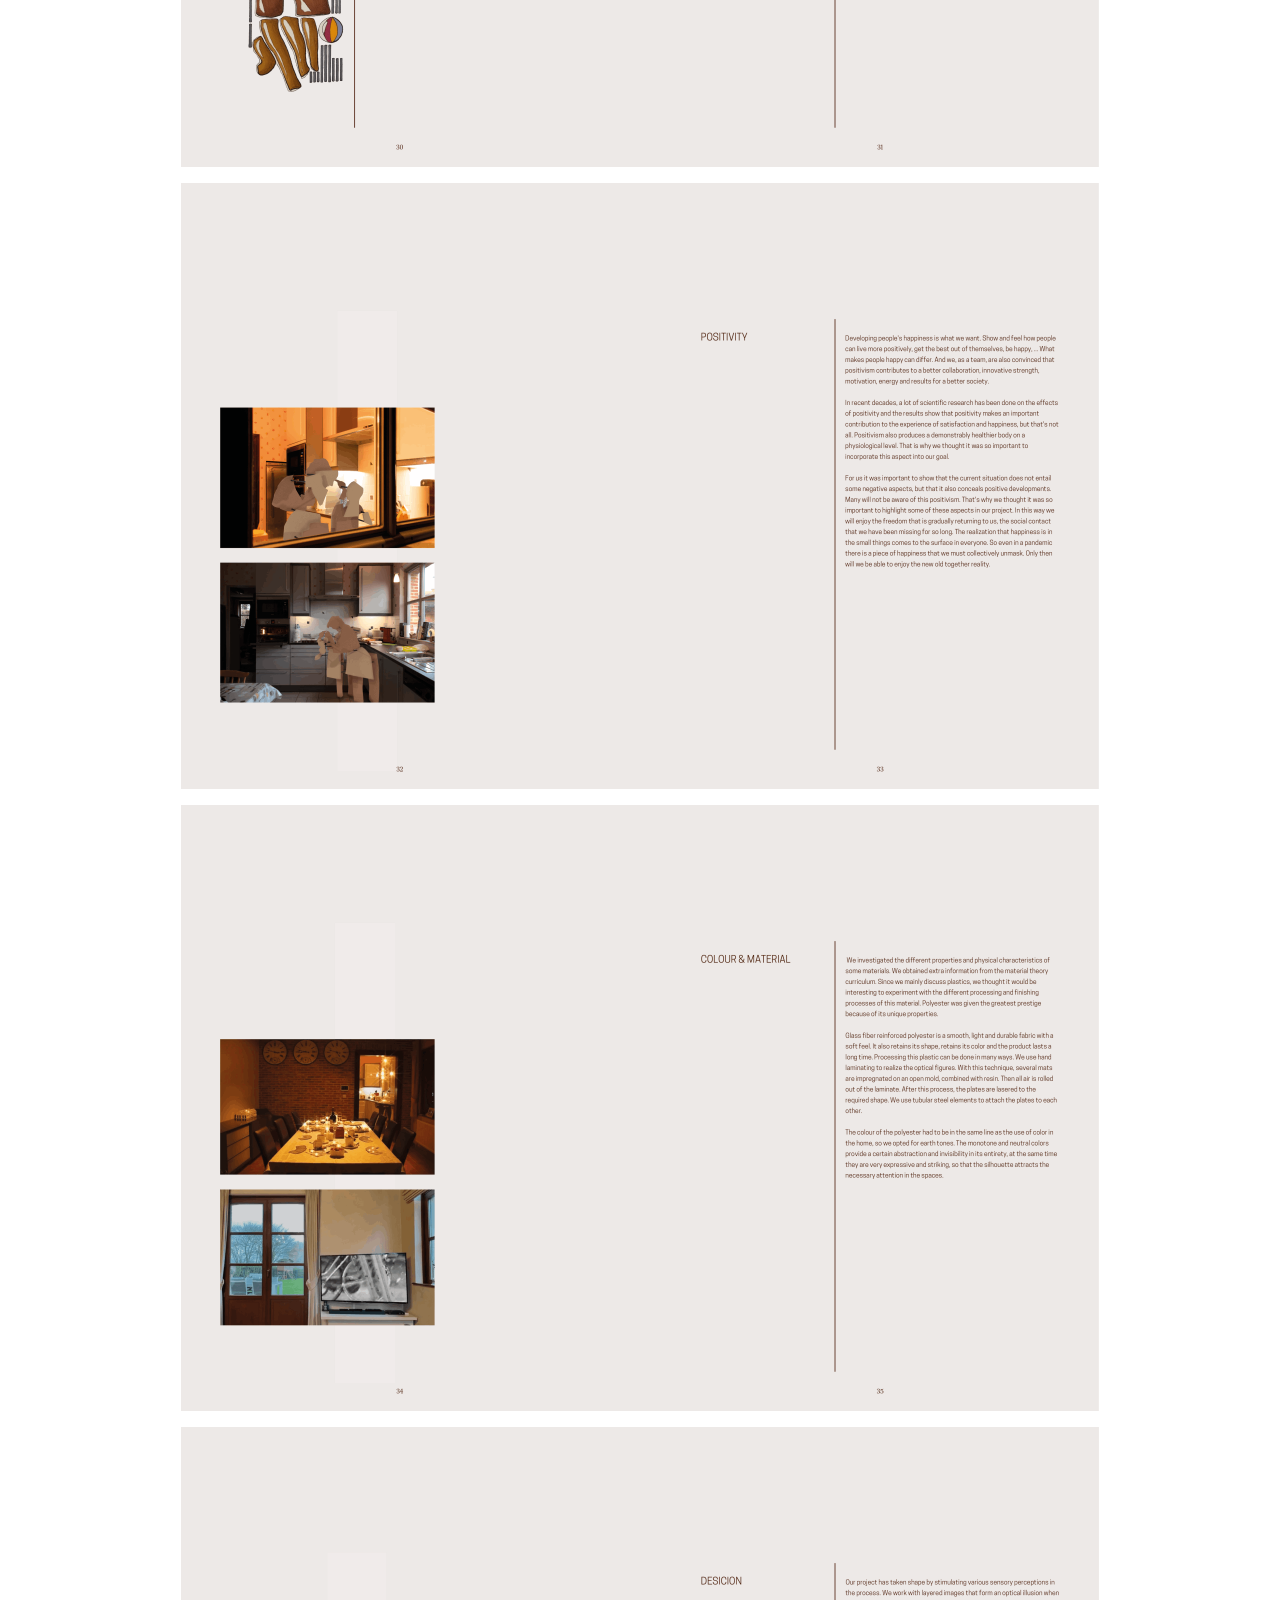
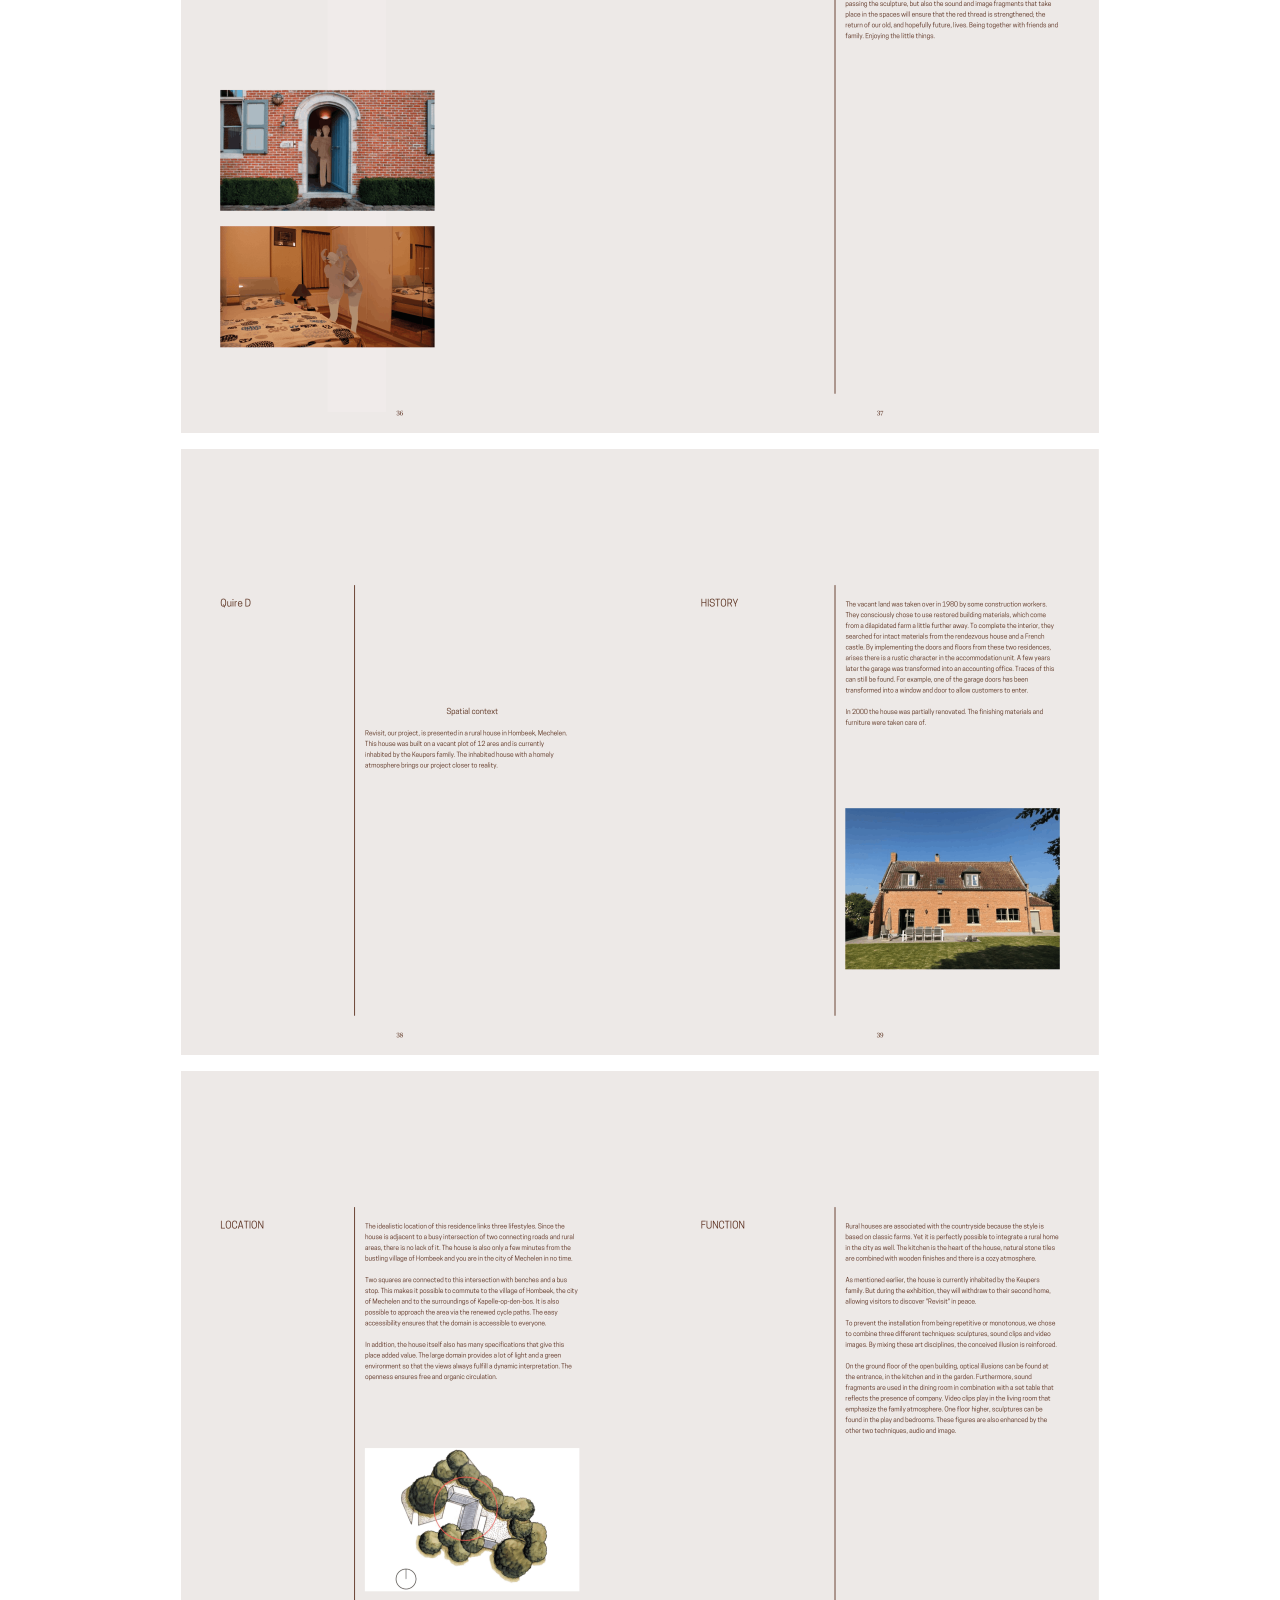
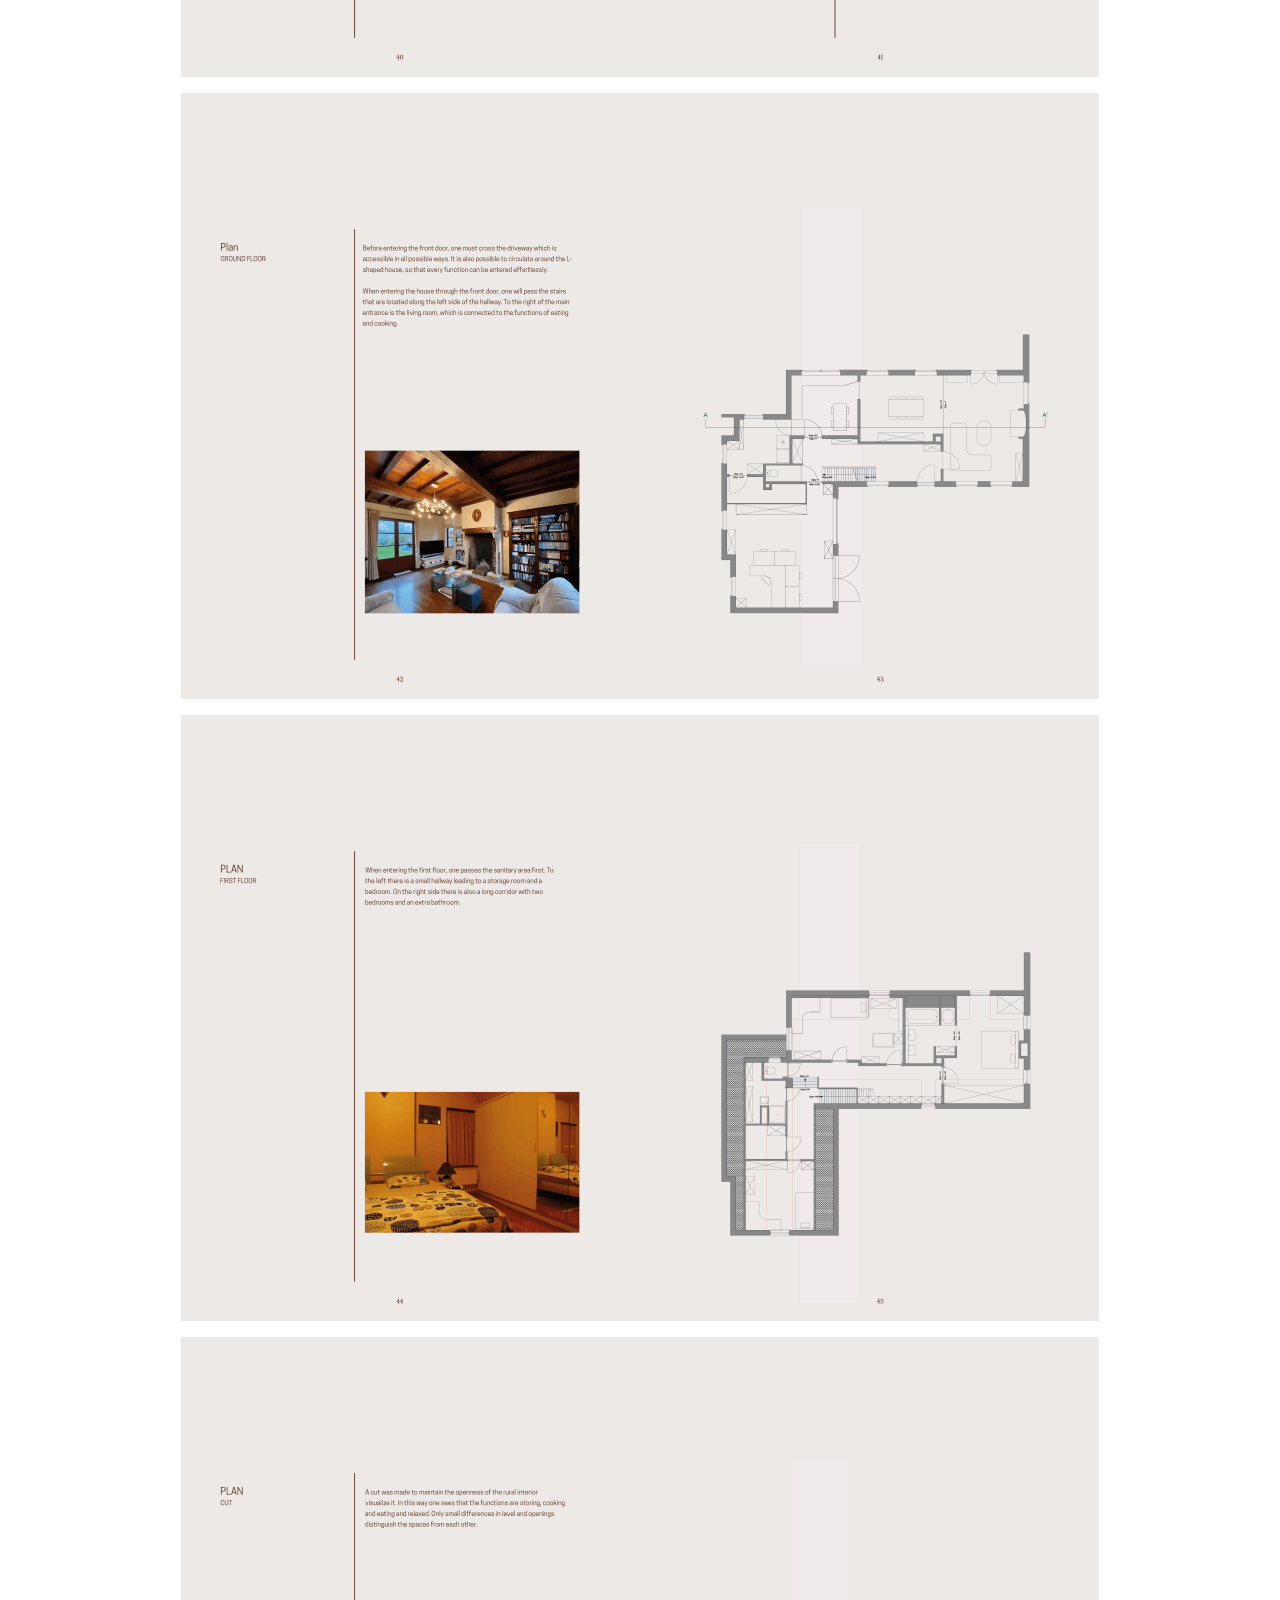
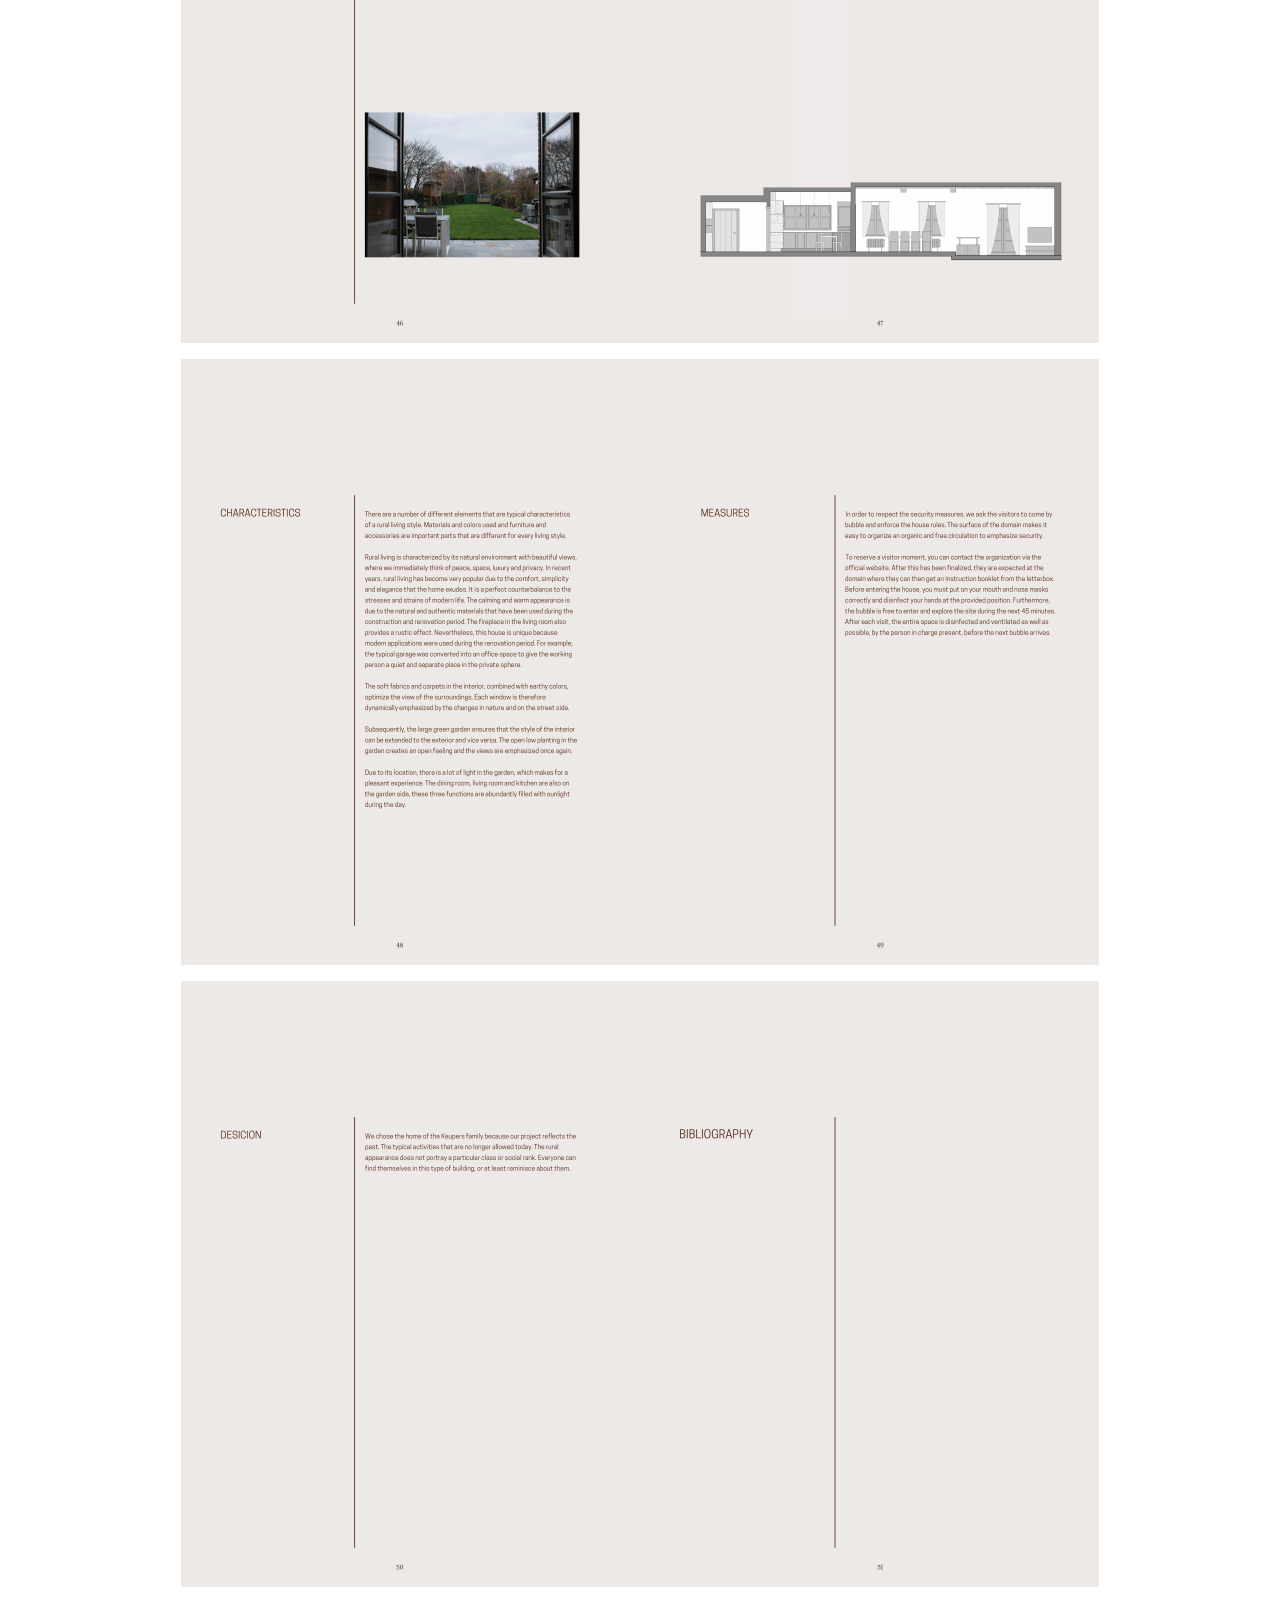
<file: page10.html>
<!DOCTYPE html>
<html  >
<head>
  <!-- Site made with Mobirise Website Builder v5.2.0, https://mobirise.com -->
  <meta charset="UTF-8">
  <meta http-equiv="X-UA-Compatible" content="IE=edge">
  <meta name="generator" content="Mobirise v5.2.0, mobirise.com">
  <meta name="viewport" content="width=device-width, initial-scale=1, minimum-scale=1">
  <link rel="shortcut icon" href="assets/images/logo.png" type="image/x-icon">
  <meta name="description" content="">
  
  
  <title>Quires</title>
  <link rel="stylesheet" href="assets/web/assets/mobirise-icons2/mobirise2.css">
  <link rel="stylesheet" href="assets/tether/tether.min.css">
  <link rel="stylesheet" href="assets/bootstrap/css/bootstrap.min.css">
  <link rel="stylesheet" href="assets/bootstrap/css/bootstrap-grid.min.css">
  <link rel="stylesheet" href="assets/bootstrap/css/bootstrap-reboot.min.css">
  <link rel="stylesheet" href="assets/dropdown/css/style.css">
  <link rel="stylesheet" href="assets/socicon/css/styles.css">
  <link rel="stylesheet" href="assets/theme/css/style.css">
  <link rel="preload" as="style" href="assets/mobirise/css/mbr-additional.css"><link rel="stylesheet" href="assets/mobirise/css/mbr-additional.css" type="text/css">
  
  
  
  
</head>
<body>
  
  <section class="menu cid-s48OLK6784" once="menu" id="menu1-5z">
    
    <nav class="navbar navbar-dropdown navbar-expand-lg">
        <div class="container">
            <div class="navbar-brand">
                
                <span class="navbar-caption-wrap"><a class="navbar-caption text-primary display-7" href="index.html">REVISIT</a></span>
            </div>
            <button class="navbar-toggler" type="button" data-toggle="collapse" data-target="#navbarSupportedContent" aria-controls="navbarNavAltMarkup" aria-expanded="false" aria-label="Toggle navigation">
                <div class="hamburger">
                    <span></span>
                    <span></span>
                    <span></span>
                    <span></span>
                </div>
            </button>
            <div class="collapse navbar-collapse" id="navbarSupportedContent">
                <ul class="navbar-nav nav-dropdown nav-right" data-app-modern-menu="true"><li class="nav-item dropdown"><a class="nav-link link dropdown-toggle text-primary display-4" href="#" data-toggle="dropdown-submenu" aria-expanded="true">Proces</a><div class="dropdown-menu"><a class="dropdown-item text-primary display-4" href="page4.html">Week 1</a><a class="dropdown-item text-primary display-4" href="page5.html" aria-expanded="false">Week 2</a><a class="dropdown-item text-primary display-4" href="page6.html" aria-expanded="false">Week 3</a><a class="dropdown-item text-primary display-4" href="page7.html" aria-expanded="false">Week 4</a><a class="dropdown-item text-primary display-4" href="page8.html" aria-expanded="false">Week 5<br></a><a class="dropdown-item text-primary display-4" href="page9.html" aria-expanded="false">Week 6</a></div></li><li class="nav-item"><a class="nav-link link text-primary display-4" href="page10.html" aria-expanded="true">Quires</a></li><li class="nav-item"><a class="nav-link link text-primary display-4" href="page1.html">Result</a></li><li class="nav-item"><a class="nav-link link text-primary display-4" href="page3.html">Team</a></li>
                    <li class="nav-item"><a class="nav-link link text-primary display-4" href="page2.html">
                            Contact</a></li></ul>
                
                
            </div>
        </div>
    </nav>

</section>

<section class="content5 cid-siNs4dOMqR" id="content5-61">
    
    <div class="container">
        <div class="row justify-content-center">
            <div class="col-md-12 col-lg-10">
                
                <h4 class="mbr-section-subtitle mbr-fonts-style mb-4 display-5">
                    Quires Lay-Out</h4>
                <p class="mbr-text mbr-fonts-style display-7">At the start of the new project it was important to find out what 'multidisciplinary' meant. We started looking for existing examples in the design and art discipline.<br>We have put all the data that we have collected into an academic and informative text. This is the project's official thesis. View it in <a href="assets/files/Quires_ENG.pdf" class="text-primary"><u>English</u></a> or&nbsp;<a href="assets/files/Katernen_NL.pdf" class="text-primary"><u>Dutch</u></a>.<br></p>
            </div>
        </div>
    </div>
</section>

<section class="image3 cid-siNsdJMPTU" id="image3-62">
    

    

    <div class="container">
        <div class="row justify-content-center">
            <div class="col-12 col-lg-10">
                <div class="image-wrapper">
                    <img src="assets/images/naamloos-1-1836x1212.png" alt="Mobirise">
                    
                </div>
            </div>
        </div>
    </div>
</section>

<section class="image3 cid-siNtCs9b07" id="image3-63">
    

    

    <div class="container">
        <div class="row justify-content-center">
            <div class="col-12 col-lg-10">
                <div class="image-wrapper">
                    <img src="assets/images/naamloos-12-1836x1212.png" alt="Mobirise">
                    
                </div>
            </div>
        </div>
    </div>
</section>

<section class="image3 cid-siNtCSt1lx" id="image3-64">
    

    

    <div class="container">
        <div class="row justify-content-center">
            <div class="col-12 col-lg-10">
                <div class="image-wrapper">
                    <img src="assets/images/naamloos-13-1836x1212.png" alt="Mobirise">
                    
                </div>
            </div>
        </div>
    </div>
</section>

<section class="image3 cid-siNtDi2fHq" id="image3-65">
    

    

    <div class="container">
        <div class="row justify-content-center">
            <div class="col-12 col-lg-10">
                <div class="image-wrapper">
                    <img src="assets/images/naamloos-14-1836x1212.png" alt="Mobirise">
                    
                </div>
            </div>
        </div>
    </div>
</section>

<section class="image3 cid-siNtDGSAF2" id="image3-66">
    

    

    <div class="container">
        <div class="row justify-content-center">
            <div class="col-12 col-lg-10">
                <div class="image-wrapper">
                    <img src="assets/images/naamloos-15-1836x1212.png" alt="Mobirise">
                    
                </div>
            </div>
        </div>
    </div>
</section>

<section class="image3 cid-siNtE3k1Ga" id="image3-67">
    

    

    <div class="container">
        <div class="row justify-content-center">
            <div class="col-12 col-lg-10">
                <div class="image-wrapper">
                    <img src="assets/images/naamloos-16-1836x1212.png" alt="Mobirise">
                    
                </div>
            </div>
        </div>
    </div>
</section>

<section class="image3 cid-siNtEqM9Ay" id="image3-68">
    

    

    <div class="container">
        <div class="row justify-content-center">
            <div class="col-12 col-lg-10">
                <div class="image-wrapper">
                    <img src="assets/images/naamloos-17-1836x1212.png" alt="Mobirise">
                    
                </div>
            </div>
        </div>
    </div>
</section>

<section class="image3 cid-siNtEMxGgI" id="image3-69">
    

    

    <div class="container">
        <div class="row justify-content-center">
            <div class="col-12 col-lg-10">
                <div class="image-wrapper">
                    <img src="assets/images/naamloos-18-1836x1212.png" alt="Mobirise">
                    
                </div>
            </div>
        </div>
    </div>
</section>

<section class="image3 cid-siNtFeeDYT" id="image3-6a">
    

    

    <div class="container">
        <div class="row justify-content-center">
            <div class="col-12 col-lg-10">
                <div class="image-wrapper">
                    <img src="assets/images/naamloos-19-1836x1212.png" alt="Mobirise">
                    
                </div>
            </div>
        </div>
    </div>
</section>

<section class="image3 cid-siNtFCHVm0" id="image3-6b">
    

    

    <div class="container">
        <div class="row justify-content-center">
            <div class="col-12 col-lg-10">
                <div class="image-wrapper">
                    <img src="assets/images/naamloos-110-1836x1212.png" alt="Mobirise">
                    
                </div>
            </div>
        </div>
    </div>
</section>

<section class="image3 cid-siNtG59RaV" id="image3-6c">
    

    

    <div class="container">
        <div class="row justify-content-center">
            <div class="col-12 col-lg-10">
                <div class="image-wrapper">
                    <img src="assets/images/naamloos-111-1836x1212.png" alt="Mobirise">
                    
                </div>
            </div>
        </div>
    </div>
</section>

<section class="image3 cid-siNtGu3Kec" id="image3-6d">
    

    

    <div class="container">
        <div class="row justify-content-center">
            <div class="col-12 col-lg-10">
                <div class="image-wrapper">
                    <img src="assets/images/naamloos-112-1836x1212.png" alt="Mobirise">
                    
                </div>
            </div>
        </div>
    </div>
</section>

<section class="image3 cid-siNtGSJIn1" id="image3-6e">
    

    

    <div class="container">
        <div class="row justify-content-center">
            <div class="col-12 col-lg-10">
                <div class="image-wrapper">
                    <img src="assets/images/naamloos-113-1836x1212.png" alt="Mobirise">
                    
                </div>
            </div>
        </div>
    </div>
</section>

<section class="image3 cid-siNtHk0DOK" id="image3-6f">
    

    

    <div class="container">
        <div class="row justify-content-center">
            <div class="col-12 col-lg-10">
                <div class="image-wrapper">
                    <img src="assets/images/naamloos-114-1836x1212.png" alt="Mobirise">
                    
                </div>
            </div>
        </div>
    </div>
</section>

<section class="image3 cid-siNtHMegKs" id="image3-6g">
    

    

    <div class="container">
        <div class="row justify-content-center">
            <div class="col-12 col-lg-10">
                <div class="image-wrapper">
                    <img src="assets/images/naamloos-115-1836x1212.png" alt="Mobirise">
                    
                </div>
            </div>
        </div>
    </div>
</section>

<section class="image3 cid-siNtIaRKNk" id="image3-6h">
    

    

    <div class="container">
        <div class="row justify-content-center">
            <div class="col-12 col-lg-10">
                <div class="image-wrapper">
                    <img src="assets/images/naamloos-116-1836x1212.png" alt="Mobirise">
                    
                </div>
            </div>
        </div>
    </div>
</section>

<section class="image3 cid-siNtIvDXrg" id="image3-6i">
    

    

    <div class="container">
        <div class="row justify-content-center">
            <div class="col-12 col-lg-10">
                <div class="image-wrapper">
                    <img src="assets/images/naamloos-117-1836x1212.png" alt="Mobirise">
                    
                </div>
            </div>
        </div>
    </div>
</section>

<section class="image3 cid-siNtIRUI1y" id="image3-6j">
    

    

    <div class="container">
        <div class="row justify-content-center">
            <div class="col-12 col-lg-10">
                <div class="image-wrapper">
                    <img src="assets/images/naamloos-118-1836x1212.png" alt="Mobirise">
                    
                </div>
            </div>
        </div>
    </div>
</section>

<section class="image3 cid-siNtJeMrub" id="image3-6k">
    

    

    <div class="container">
        <div class="row justify-content-center">
            <div class="col-12 col-lg-10">
                <div class="image-wrapper">
                    <img src="assets/images/naamloos-119-1836x1212.png" alt="Mobirise">
                    
                </div>
            </div>
        </div>
    </div>
</section>

<section class="image3 cid-siNtJCb3Nz" id="image3-6l">
    

    

    <div class="container">
        <div class="row justify-content-center">
            <div class="col-12 col-lg-10">
                <div class="image-wrapper">
                    <img src="assets/images/naamloos-120-1836x1212.png" alt="Mobirise">
                    
                </div>
            </div>
        </div>
    </div>
</section>

<section class="image3 cid-sjtmuz5JFP" id="image3-6u">
    

    

    <div class="container">
        <div class="row justify-content-center">
            <div class="col-12 col-lg-10">
                <div class="image-wrapper">
                    <img src="assets/images/naamloos-121-1836x1212.png" alt="Mobirise">
                    
                </div>
            </div>
        </div>
    </div>
</section>

<section class="image3 cid-sjtmvaeD5t" id="image3-6v">
    

    

    <div class="container">
        <div class="row justify-content-center">
            <div class="col-12 col-lg-10">
                <div class="image-wrapper">
                    <img src="assets/images/naamloos-122-1836x1212.png" alt="Mobirise">
                    
                </div>
            </div>
        </div>
    </div>
</section>

<section class="image3 cid-sjtmvCSQAi" id="image3-6w">
    

    

    <div class="container">
        <div class="row justify-content-center">
            <div class="col-12 col-lg-10">
                <div class="image-wrapper">
                    <img src="assets/images/naamloos-123-1836x1212.png" alt="Mobirise">
                    
                </div>
            </div>
        </div>
    </div>
</section>

<section class="image3 cid-sjtmw141pS" id="image3-6x">
    

    

    <div class="container">
        <div class="row justify-content-center">
            <div class="col-12 col-lg-10">
                <div class="image-wrapper">
                    <img src="assets/images/naamloos-124-1836x1212.png" alt="Mobirise">
                    
                </div>
            </div>
        </div>
    </div>
</section>

<section class="image3 cid-sjtmwrnBZf" id="image3-6y">
    

    

    <div class="container">
        <div class="row justify-content-center">
            <div class="col-12 col-lg-10">
                <div class="image-wrapper">
                    <img src="assets/images/naamloos-125-1836x1212.png" alt="Mobirise">
                    
                </div>
            </div>
        </div>
    </div>
</section>

<section class="image3 cid-sjtmwPtWVD" id="image3-6z">
    

    

    <div class="container">
        <div class="row justify-content-center">
            <div class="col-12 col-lg-10">
                <div class="image-wrapper">
                    <img src="assets/images/naamloos-126-1836x1212.png" alt="Mobirise">
                    
                </div>
            </div>
        </div>
    </div>
</section>

<section class="footer3 cid-s48P1Icc8J" once="footers" id="footer3-60">

    

    

    <div class="container">
        <div class="media-container-row align-center mbr-white">
            <div class="row row-links">
                <ul class="foot-menu">
                    
                    
                    
                    
                    
                <li class="foot-menu-item mbr-fonts-style display-7"><a href="https://mobirise.com/help/" class="text-primary">Help Center</a></li><li class="foot-menu-item mbr-fonts-style display-7"><a href="http://forums.mobirise.com/" class="text-primary">Mobirise Forums</a></li><li class="foot-menu-item mbr-fonts-style display-7"><a href="https://mobirise.com/" class="text-primary">Mobirise.com</a></li></ul>
            </div>
            
            <div class="row row-copirayt">
                <p class="mbr-text mb-0 mbr-fonts-style mbr-white align-center display-7">
                    © Copyright 2020 Mobirise. All Rights Reserved.
                </p>
            </div>
        </div>
    </div>
</section><section style="background-color: #fff; font-family: -apple-system, BlinkMacSystemFont, 'Segoe UI', 'Roboto', 'Helvetica Neue', Arial, sans-serif; color:#aaa; font-size:12px; padding: 0; align-items: center; display: flex;"><a href="https://mobirise.site/l" style="flex: 1 1; height: 3rem; padding-left: 1rem;"></a><p style="flex: 0 0 auto; margin:0; padding-right:1rem;"><a href="https://mobirise.site" style="color:#aaa;">https://mobirise.com</a> site maker</p></section><script src="assets/web/assets/jquery/jquery.min.js"></script>  <script src="assets/popper/popper.min.js"></script>  <script src="assets/tether/tether.min.js"></script>  <script src="assets/bootstrap/js/bootstrap.min.js"></script>  <script src="assets/smoothscroll/smooth-scroll.js"></script>  <script src="assets/dropdown/js/nav-dropdown.js"></script>  <script src="assets/dropdown/js/navbar-dropdown.js"></script>  <script src="assets/touchswipe/jquery.touch-swipe.min.js"></script>  <script src="assets/theme/js/script.js"></script>  
  
  
</body>
</html>
</file>
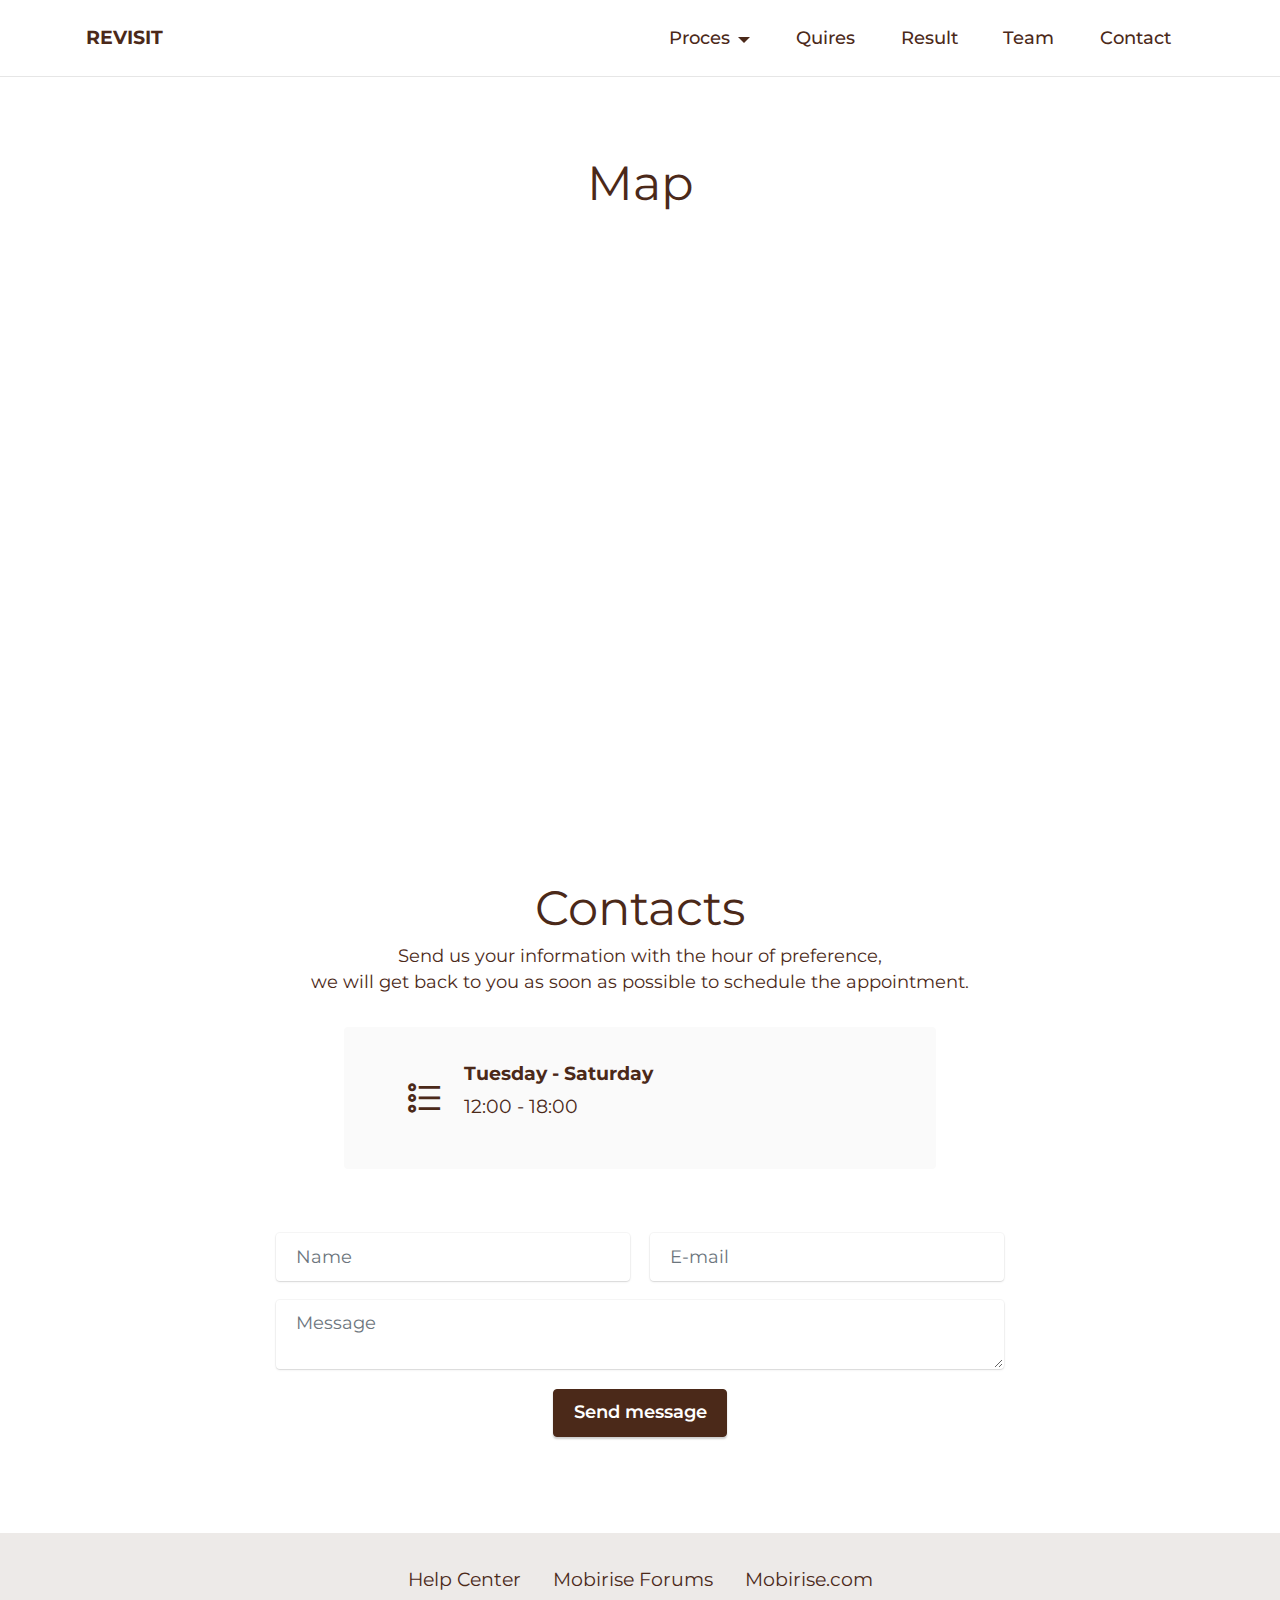
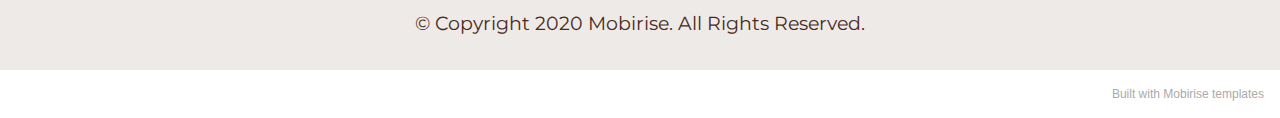
<file: page2.html>
<!DOCTYPE html>
<html  >
<head>
  <!-- Site made with Mobirise Website Builder v5.2.0, https://mobirise.com -->
  <meta charset="UTF-8">
  <meta http-equiv="X-UA-Compatible" content="IE=edge">
  <meta name="generator" content="Mobirise v5.2.0, mobirise.com">
  <meta name="viewport" content="width=device-width, initial-scale=1, minimum-scale=1">
  <link rel="shortcut icon" href="assets/images/logo.png" type="image/x-icon">
  <meta name="description" content="">
  
  
  <title>CONTACT</title>
  <link rel="stylesheet" href="assets/web/assets/mobirise-icons2/mobirise2.css">
  <link rel="stylesheet" href="assets/tether/tether.min.css">
  <link rel="stylesheet" href="assets/bootstrap/css/bootstrap.min.css">
  <link rel="stylesheet" href="assets/bootstrap/css/bootstrap-grid.min.css">
  <link rel="stylesheet" href="assets/bootstrap/css/bootstrap-reboot.min.css">
  <link rel="stylesheet" href="assets/dropdown/css/style.css">
  <link rel="stylesheet" href="assets/formstyler/jquery.formstyler.css">
  <link rel="stylesheet" href="assets/formstyler/jquery.formstyler.theme.css">
  <link rel="stylesheet" href="assets/datepicker/jquery.datetimepicker.min.css">
  <link rel="stylesheet" href="assets/socicon/css/styles.css">
  <link rel="stylesheet" href="assets/theme/css/style.css">
  <link rel="preload" as="style" href="assets/mobirise/css/mbr-additional.css"><link rel="stylesheet" href="assets/mobirise/css/mbr-additional.css" type="text/css">
  
  
  
  
</head>
<body>
  
  <section class="menu cid-shFdIUmVBE" once="menu" id="menu1-43">
    
    <nav class="navbar navbar-dropdown navbar-expand-lg">
        <div class="container">
            <div class="navbar-brand">
                
                <span class="navbar-caption-wrap"><a class="navbar-caption text-primary display-7" href="index.html">REVISIT</a></span>
            </div>
            <button class="navbar-toggler" type="button" data-toggle="collapse" data-target="#navbarSupportedContent" aria-controls="navbarNavAltMarkup" aria-expanded="false" aria-label="Toggle navigation">
                <div class="hamburger">
                    <span></span>
                    <span></span>
                    <span></span>
                    <span></span>
                </div>
            </button>
            <div class="collapse navbar-collapse" id="navbarSupportedContent">
                <ul class="navbar-nav nav-dropdown nav-right" data-app-modern-menu="true"><li class="nav-item dropdown"><a class="nav-link link dropdown-toggle text-primary display-4" href="#" data-toggle="dropdown-submenu" aria-expanded="true">Proces</a><div class="dropdown-menu"><a class="dropdown-item text-primary display-4" href="page4.html">Week 1</a><a class="dropdown-item text-primary display-4" href="page5.html" aria-expanded="false">Week 2</a><a class="dropdown-item text-primary display-4" href="page6.html" aria-expanded="false">Week 3</a><a class="dropdown-item text-primary display-4" href="page7.html" aria-expanded="false">Week 4</a><a class="dropdown-item text-primary display-4" href="page8.html" aria-expanded="false">Week 5<br></a><a class="dropdown-item text-primary display-4" href="page9.html" aria-expanded="false">Week 6</a></div></li><li class="nav-item"><a class="nav-link link text-primary display-4" href="page10.html" aria-expanded="true">Quires</a></li><li class="nav-item"><a class="nav-link link text-primary display-4" href="page1.html">Result</a></li><li class="nav-item"><a class="nav-link link text-primary display-4" href="page3.html">Team</a></li>
                    <li class="nav-item"><a class="nav-link link text-primary display-4" href="page2.html">
                            Contact</a></li></ul>
                
                
            </div>
        </div>
    </nav>

</section>

<section class="map1 cid-sgZcrXeJ3J" id="map1-1a">
    
    
    <div class="container">
        <div class="mbr-section-head mb-4">
            <h3 class="mbr-section-title mbr-fonts-style align-center mb-0 display-2">
                Map
            </h3>
            
        </div>
        <div class="google-map"><iframe frameborder="0" style="border:0" src="https://www.google.com/maps/embed/v1/place?key=AIzaSyCt1265A4qvZy9HKUeA8J15AOC4SrCyZe4&amp;q=Boterstraat 1, 2811 Hombeek" allowfullscreen=""></iframe></div>
    </div>
</section>

<section class="contacts2 cid-sjfuiyFWwH" id="contacts2-6n">
    <!---->
    
    
    <div class="container-fluid">
        <div class="mbr-section-head">
            <h3 class="mbr-section-title mbr-fonts-style align-center mb-0 display-2">
                Contacts
            </h3>
            <h4 class="mbr-section-subtitle mbr-fonts-style align-center mb-0 mt-2 display-4">
                Send us your information with the hour of preference,<br>we will get back to you as soon as possible to schedule the appointment.</h4>
        </div>
        <div class="row justify-content-center mt-4">
            <div class="card col-12 col-md-6">
                <div class="card-wrapper">
                    <div class="image-wrapper">
                        <span class="mbr-iconfont mobi-mbri-bulleted-list mobi-mbri"></span>
                    </div>
                    <div class="text-wrapper">
                        <h6 class="card-title mbr-fonts-style mb-1 display-7">
                            <strong>Tuesday - Saturday</strong><br></h6>
                        <p class="mbr-text mbr-fonts-style display-7">12:00 - 18:00</p>
                    </div>
                </div>
            </div>
            
            
            
        </div>
    </div>
</section>

<section class="form5 cid-sgTeLUS5np" id="form5-18">
    
    
    <div class="container">
        
        <div class="row justify-content-center mt-4">
            <div class="col-lg-8 mx-auto mbr-form" data-form-type="formoid">
                <form action="https://mobirise.eu/" method="POST" class="mbr-form form-with-styler" data-form-title="Form Name"><input type="hidden" name="email" data-form-email="true" value="G6R1i8cDtYEJczv+1FWxqnLl7Vtuj8eERyA4c27XKVnwUDejozQ7oGU3gQIW7zWMD9jok01Puj/3kPZvazZt5g0u4UdeS9HUqc09WL7/Q4mgWn6TlPzWsDfmE/w0I+Tz">
                    <div class="">
                        <div hidden="hidden" data-form-alert="" class="alert alert-success col-12">Thank you for filling out the form!
We'll get back to you as soon as possible.</div>
                        <div hidden="hidden" data-form-alert-danger="" class="alert alert-danger col-12">Oops...! some
                            problem!</div>
                    </div>
                    <div class="dragArea row">
                        <div class="col-md col-sm-12 form-group" data-for="name">
                            <input type="text" name="name" placeholder="Name" data-form-field="name" class="form-control" value="" id="name-form5-18">
                        </div>
                        <div class="col-md col-sm-12 form-group" data-for="email">
                            <input type="email" name="email" placeholder="E-mail" data-form-field="email" class="form-control" value="" id="email-form5-18">
                        </div>
                        
                        <div class="col-12 form-group" data-for="textarea">
                            <textarea name="textarea" placeholder="Message" data-form-field="textarea" class="form-control" id="textarea-form5-18"></textarea>
                        </div>
                        <div class="col-lg-12 col-md-12 col-sm-12 align-center mbr-section-btn"><button type="submit" class="btn btn-primary display-4">Send message</button></div>
                    </div>
                </form>
            </div>
        </div>
    </div>
</section>

<section class="footer3 cid-s48P1Icc8J" once="footers" id="footer3-n">

    

    

    <div class="container">
        <div class="media-container-row align-center mbr-white">
            <div class="row row-links">
                <ul class="foot-menu">
                    
                    
                    
                    
                    
                <li class="foot-menu-item mbr-fonts-style display-7"><a href="https://mobirise.com/help/" class="text-primary">Help Center</a></li><li class="foot-menu-item mbr-fonts-style display-7"><a href="http://forums.mobirise.com/" class="text-primary">Mobirise Forums</a></li><li class="foot-menu-item mbr-fonts-style display-7"><a href="https://mobirise.com/" class="text-primary">Mobirise.com</a></li></ul>
            </div>
            
            <div class="row row-copirayt">
                <p class="mbr-text mb-0 mbr-fonts-style mbr-white align-center display-7">
                    © Copyright 2020 Mobirise. All Rights Reserved.
                </p>
            </div>
        </div>
    </div>
</section><section style="background-color: #fff; font-family: -apple-system, BlinkMacSystemFont, 'Segoe UI', 'Roboto', 'Helvetica Neue', Arial, sans-serif; color:#aaa; font-size:12px; padding: 0; align-items: center; display: flex;"><a href="https://mobirise.site/t" style="flex: 1 1; height: 3rem; padding-left: 1rem;"></a><p style="flex: 0 0 auto; margin:0; padding-right:1rem;">Built with <a href="https://mobirise.site/b" style="color:#aaa;">Mobirise</a> templates</p></section><script src="assets/web/assets/jquery/jquery.min.js"></script>  <script src="assets/popper/popper.min.js"></script>  <script src="assets/tether/tether.min.js"></script>  <script src="assets/bootstrap/js/bootstrap.min.js"></script>  <script src="assets/smoothscroll/smooth-scroll.js"></script>  <script src="assets/dropdown/js/nav-dropdown.js"></script>  <script src="assets/dropdown/js/navbar-dropdown.js"></script>  <script src="assets/touchswipe/jquery.touch-swipe.min.js"></script>  <script src="assets/formstyler/jquery.formstyler.js"></script>  <script src="assets/formstyler/jquery.formstyler.min.js"></script>  <script src="assets/datepicker/jquery.datetimepicker.full.js"></script>  <script src="assets/theme/js/script.js"></script>  <script src="assets/formoid/formoid.min.js"></script>  
  
  
</body>
</html>
</file>
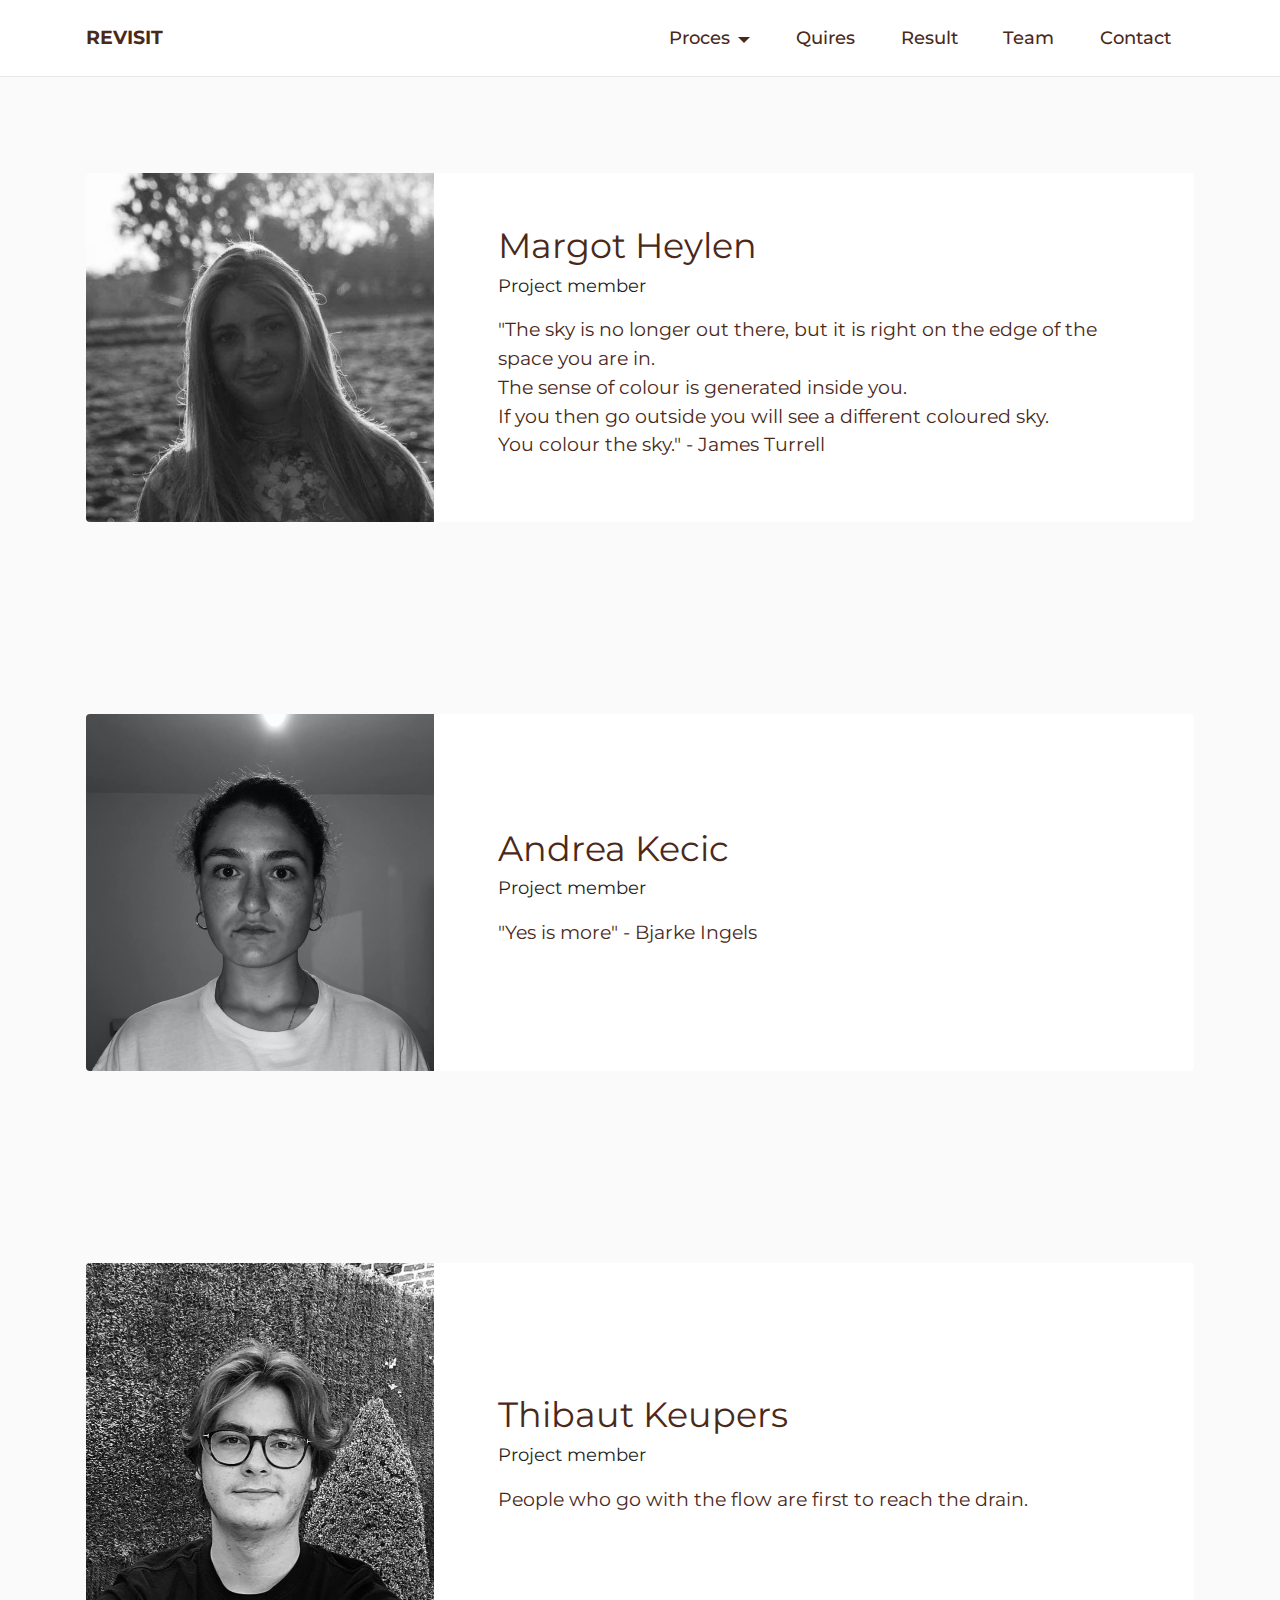
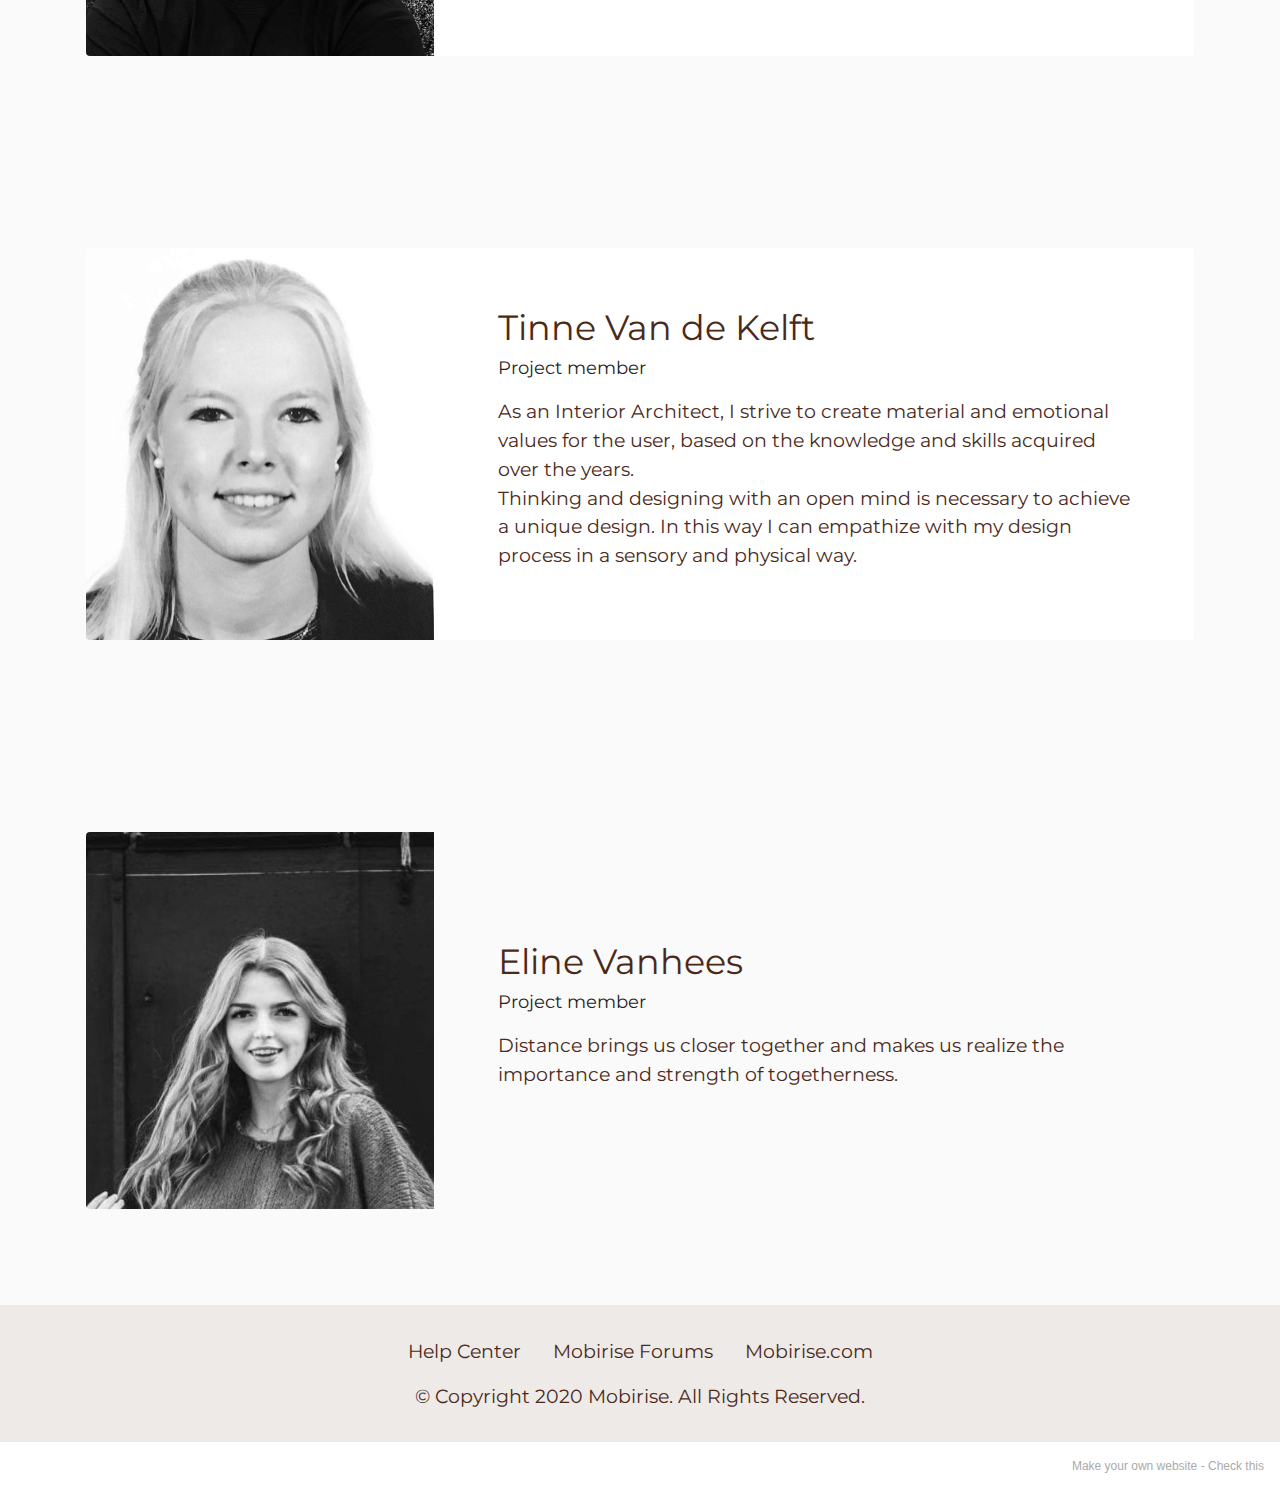
<file: page3.html>
<!DOCTYPE html>
<html  >
<head>
  <!-- Site made with Mobirise Website Builder v5.2.0, https://mobirise.com -->
  <meta charset="UTF-8">
  <meta http-equiv="X-UA-Compatible" content="IE=edge">
  <meta name="generator" content="Mobirise v5.2.0, mobirise.com">
  <meta name="viewport" content="width=device-width, initial-scale=1, minimum-scale=1">
  <link rel="shortcut icon" href="assets/images/logo.png" type="image/x-icon">
  <meta name="description" content="">
  
  
  <title>TEAM</title>
  <link rel="stylesheet" href="assets/web/assets/mobirise-icons2/mobirise2.css">
  <link rel="stylesheet" href="assets/tether/tether.min.css">
  <link rel="stylesheet" href="assets/bootstrap/css/bootstrap.min.css">
  <link rel="stylesheet" href="assets/bootstrap/css/bootstrap-grid.min.css">
  <link rel="stylesheet" href="assets/bootstrap/css/bootstrap-reboot.min.css">
  <link rel="stylesheet" href="assets/dropdown/css/style.css">
  <link rel="stylesheet" href="assets/socicon/css/styles.css">
  <link rel="stylesheet" href="assets/theme/css/style.css">
  <link rel="preload" as="style" href="assets/mobirise/css/mbr-additional.css"><link rel="stylesheet" href="assets/mobirise/css/mbr-additional.css" type="text/css">
  
  
  
  
</head>
<body>
  
  <section class="menu cid-shFdGIt8cm" once="menu" id="menu1-42">
    
    <nav class="navbar navbar-dropdown navbar-expand-lg">
        <div class="container">
            <div class="navbar-brand">
                
                <span class="navbar-caption-wrap"><a class="navbar-caption text-primary display-7" href="index.html">REVISIT</a></span>
            </div>
            <button class="navbar-toggler" type="button" data-toggle="collapse" data-target="#navbarSupportedContent" aria-controls="navbarNavAltMarkup" aria-expanded="false" aria-label="Toggle navigation">
                <div class="hamburger">
                    <span></span>
                    <span></span>
                    <span></span>
                    <span></span>
                </div>
            </button>
            <div class="collapse navbar-collapse" id="navbarSupportedContent">
                <ul class="navbar-nav nav-dropdown nav-right" data-app-modern-menu="true"><li class="nav-item dropdown open"><a class="nav-link link dropdown-toggle text-primary display-4" href="#" data-toggle="dropdown-submenu" aria-expanded="true">Proces</a><div class="dropdown-menu"><a class="dropdown-item text-primary display-4" href="page4.html">Week 1</a><a class="dropdown-item text-primary display-4" href="page5.html" aria-expanded="false">Week 2</a><a class="dropdown-item text-primary display-4" href="page6.html" aria-expanded="false">Week 3</a><a class="dropdown-item text-primary display-4" href="page7.html" aria-expanded="false">Week 4</a><a class="dropdown-item text-primary display-4" href="page8.html" aria-expanded="false">Week 5<br></a><a class="dropdown-item text-primary display-4" href="page9.html" aria-expanded="false">Week 6</a></div></li><li class="nav-item"><a class="nav-link link text-primary display-4" href="page10.html" aria-expanded="true">Quires</a></li><li class="nav-item"><a class="nav-link link text-primary display-4" href="page1.html">Result</a></li><li class="nav-item"><a class="nav-link link text-primary display-4" href="page3.html">Team</a></li>
                    <li class="nav-item"><a class="nav-link link text-primary display-4" href="page2.html">
                            Contact</a></li></ul>
                
                
            </div>
        </div>
    </nav>

</section>

<section class="team2 cid-sgTeb6VDKg" xmlns="http://www.w3.org/1999/html" id="team2-13">
    
    
    <div class="container">
        <div class="card">
            <div class="card-wrapper">
                <div class="row align-items-center">
                    <div class="col-12 col-md-4">
                        <div class="image-wrapper">
                            <img src="assets/images/img-269-590x592.jpg" alt="Mobirise">
                        </div>
                    </div>
                    <div class="col-12 col-md">
                        <div class="card-box">
                            <h5 class="card-title mbr-fonts-style m-0 display-5">
                                Margot Heylen</h5>
                            <h6 class="mbr-fonts-style mb-3 display-4">
                                Project member</h6>
                            <p class="mbr-text mbr-fonts-style display-7">"The sky is no longer out there, but it is right on the edge of the space you are in.<br>The sense of colour is generated inside you.<br>If you then go outside you will see a different coloured sky.<br>You colour the sky." - James Turrell</p>
                            
                        </div>
                    </div>
                </div>
            </div>
        </div>
        
        
    </div>
</section>

<section class="team2 cid-sgTecyIKAC" xmlns="http://www.w3.org/1999/html" id="team2-14">
    
    
    <div class="container">
        <div class="card">
            <div class="card-wrapper">
                <div class="row align-items-center">
                    <div class="col-12 col-md-4">
                        <div class="image-wrapper">
                            <img src="assets/images/2-696x714.jpg" alt="Mobirise">
                        </div>
                    </div>
                    <div class="col-12 col-md">
                        <div class="card-box">
                            <h5 class="card-title mbr-fonts-style m-0 display-5">
                                Andrea Kecic</h5>
                            <h6 class="mbr-fonts-style mb-3 display-4">
                                Project member</h6>
                            <p class="mbr-text mbr-fonts-style display-7">"Yes is more" - Bjarke Ingels</p>
                            
                        </div>
                    </div>
                </div>
            </div>
        </div>
        
        
    </div>
</section>

<section class="team2 cid-sgTejxr5dt" xmlns="http://www.w3.org/1999/html" id="team2-15">
    
    
    <div class="container">
        <div class="card">
            <div class="card-wrapper">
                <div class="row align-items-center">
                    <div class="col-12 col-md-4">
                        <div class="image-wrapper">
                            <img src="assets/images/img-411-696x785.jpg" alt="Mobirise">
                        </div>
                    </div>
                    <div class="col-12 col-md">
                        <div class="card-box">
                            <h5 class="card-title mbr-fonts-style m-0 display-5">
                                Thibaut Keupers</h5>
                            <h6 class="mbr-fonts-style mb-3 display-4">
                                Project member</h6>
                            <p class="mbr-text mbr-fonts-style display-7">People who go with the flow are first to reach the drain.</p>
                            
                        </div>
                    </div>
                </div>
            </div>
        </div>
        
        
    </div>
</section>

<section class="team2 cid-sgTepIjWMZ" xmlns="http://www.w3.org/1999/html" id="team2-16">
    
    
    <div class="container">
        <div class="card">
            <div class="card-wrapper">
                <div class="row align-items-center">
                    <div class="col-12 col-md-4">
                        <div class="image-wrapper">
                            <img src="assets/images/1-696x785.jpg" alt="Mobirise">
                        </div>
                    </div>
                    <div class="col-12 col-md">
                        <div class="card-box">
                            <h5 class="card-title mbr-fonts-style m-0 display-5">
                                Tinne Van de Kelft</h5>
                            <h6 class="mbr-fonts-style mb-3 display-4">
                                Project member</h6>
                            <p class="mbr-text mbr-fonts-style display-7">As an Interior Architect, I strive to create material and emotional values ​​for the user, based on the knowledge and skills acquired over the years.<br>Thinking and designing with an open mind is necessary to achieve a unique design. In this way I can empathize with my design process in a sensory and physical way.</p>
                            
                        </div>
                    </div>
                </div>
            </div>
        </div>
        
        
    </div>
</section>

<section class="team2 cid-sgTeqg7QQF" xmlns="http://www.w3.org/1999/html" id="team2-17">
    
    
    <div class="container">
        <div class="card">
            <div class="card-wrapper">
                <div class="row align-items-center">
                    <div class="col-12 col-md-4">
                        <div class="image-wrapper">
                            <img src="assets/images/img-270-439x475.jpg" alt="Mobirise">
                        </div>
                    </div>
                    <div class="col-12 col-md">
                        <div class="card-box">
                            <h5 class="card-title mbr-fonts-style m-0 display-5">
                                Eline Vanhees</h5>
                            <h6 class="mbr-fonts-style mb-3 display-4">
                                Project member</h6>
                            <p class="mbr-text mbr-fonts-style display-7">Distance brings us closer together and makes us realize the importance and strength of togetherness.</p>
                            
                        </div>
                    </div>
                </div>
            </div>
        </div>
        
        
    </div>
</section>

<section class="footer3 cid-s48P1Icc8J" once="footers" id="footer3-x">

    

    

    <div class="container">
        <div class="media-container-row align-center mbr-white">
            <div class="row row-links">
                <ul class="foot-menu">
                    
                    
                    
                    
                    
                <li class="foot-menu-item mbr-fonts-style display-7"><a href="https://mobirise.com/help/" class="text-primary">Help Center</a></li><li class="foot-menu-item mbr-fonts-style display-7"><a href="http://forums.mobirise.com/" class="text-primary">Mobirise Forums</a></li><li class="foot-menu-item mbr-fonts-style display-7"><a href="https://mobirise.com/" class="text-primary">Mobirise.com</a></li></ul>
            </div>
            
            <div class="row row-copirayt">
                <p class="mbr-text mb-0 mbr-fonts-style mbr-white align-center display-7">
                    © Copyright 2020 Mobirise. All Rights Reserved.
                </p>
            </div>
        </div>
    </div>
</section><section style="background-color: #fff; font-family: -apple-system, BlinkMacSystemFont, 'Segoe UI', 'Roboto', 'Helvetica Neue', Arial, sans-serif; color:#aaa; font-size:12px; padding: 0; align-items: center; display: flex;"><a href="https://mobirise.site/r" style="flex: 1 1; height: 3rem; padding-left: 1rem;"></a><p style="flex: 0 0 auto; margin:0; padding-right:1rem;">Make your own website - <a href="https://mobirise.site/v" style="color:#aaa;">Check this</a></p></section><script src="assets/web/assets/jquery/jquery.min.js"></script>  <script src="assets/popper/popper.min.js"></script>  <script src="assets/tether/tether.min.js"></script>  <script src="assets/bootstrap/js/bootstrap.min.js"></script>  <script src="assets/smoothscroll/smooth-scroll.js"></script>  <script src="assets/dropdown/js/nav-dropdown.js"></script>  <script src="assets/dropdown/js/navbar-dropdown.js"></script>  <script src="assets/touchswipe/jquery.touch-swipe.min.js"></script>  <script src="assets/theme/js/script.js"></script>  
  
  
</body>
</html>
</file>
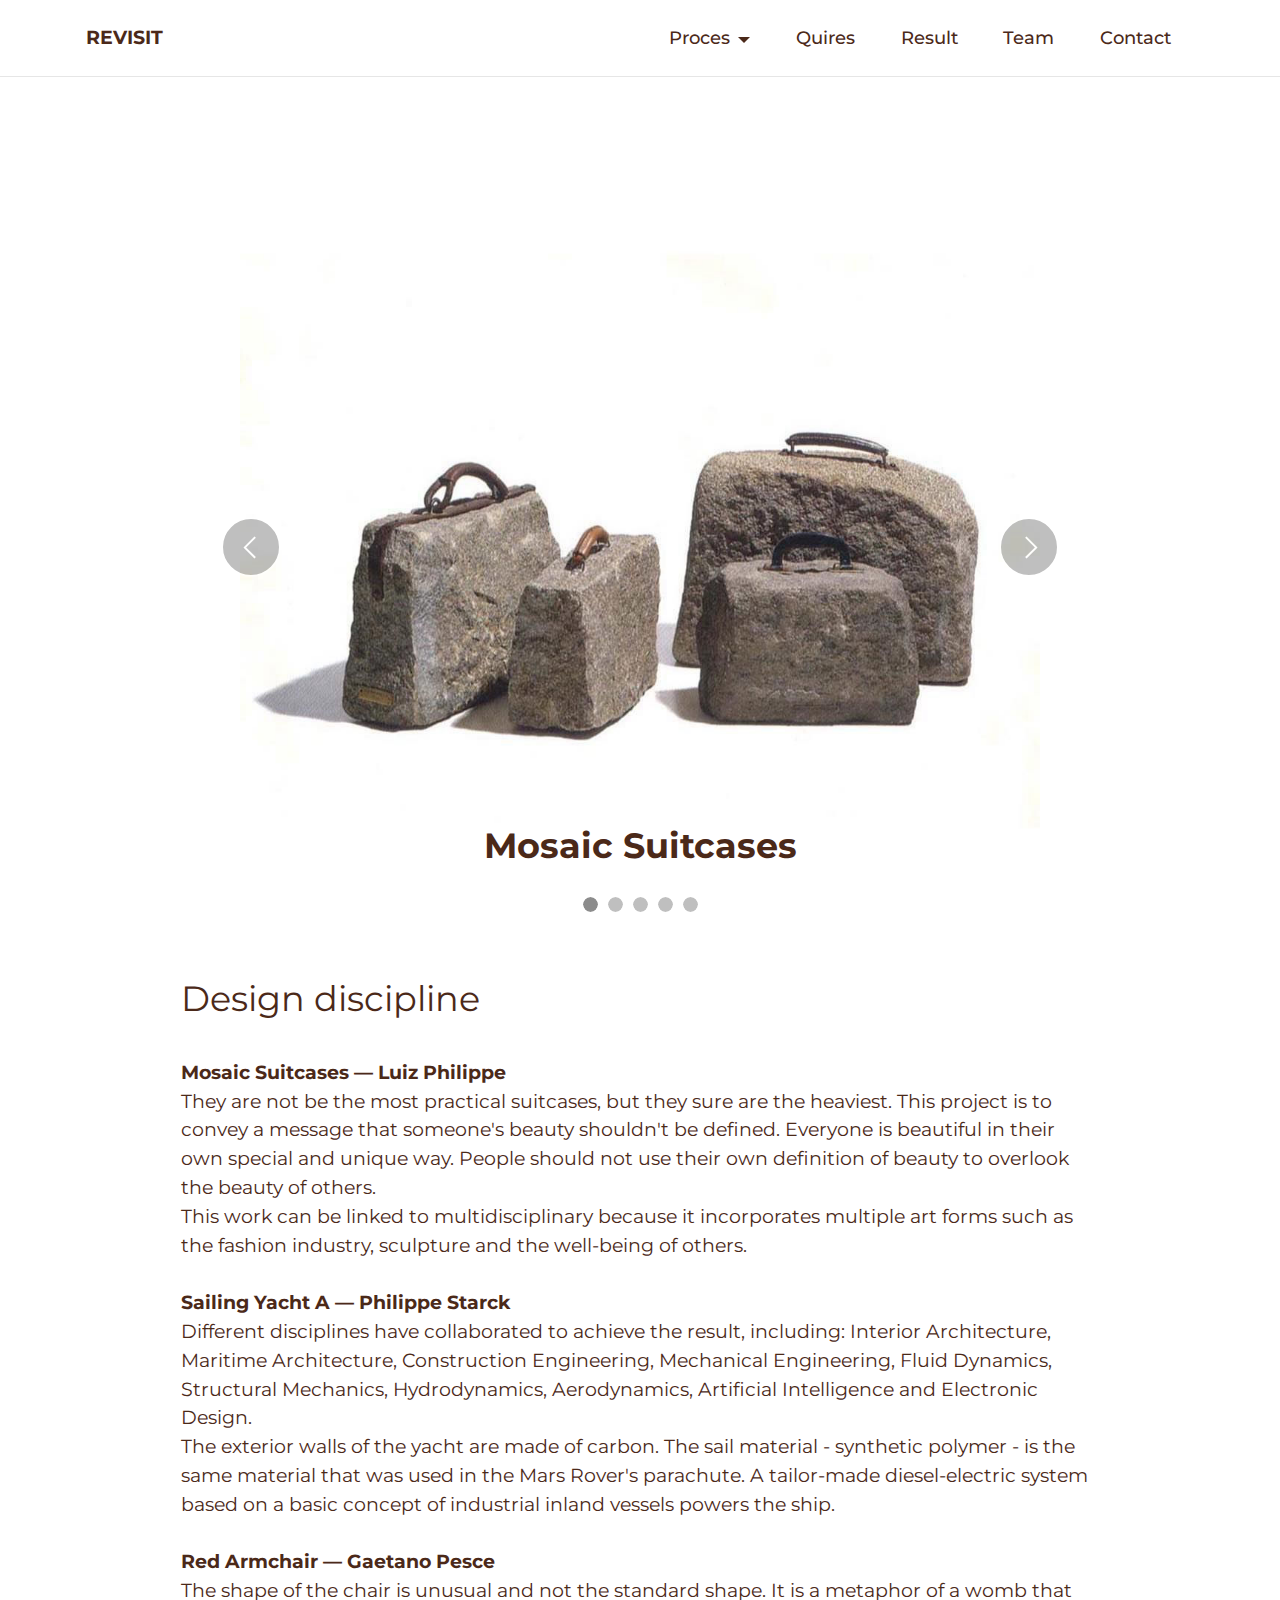
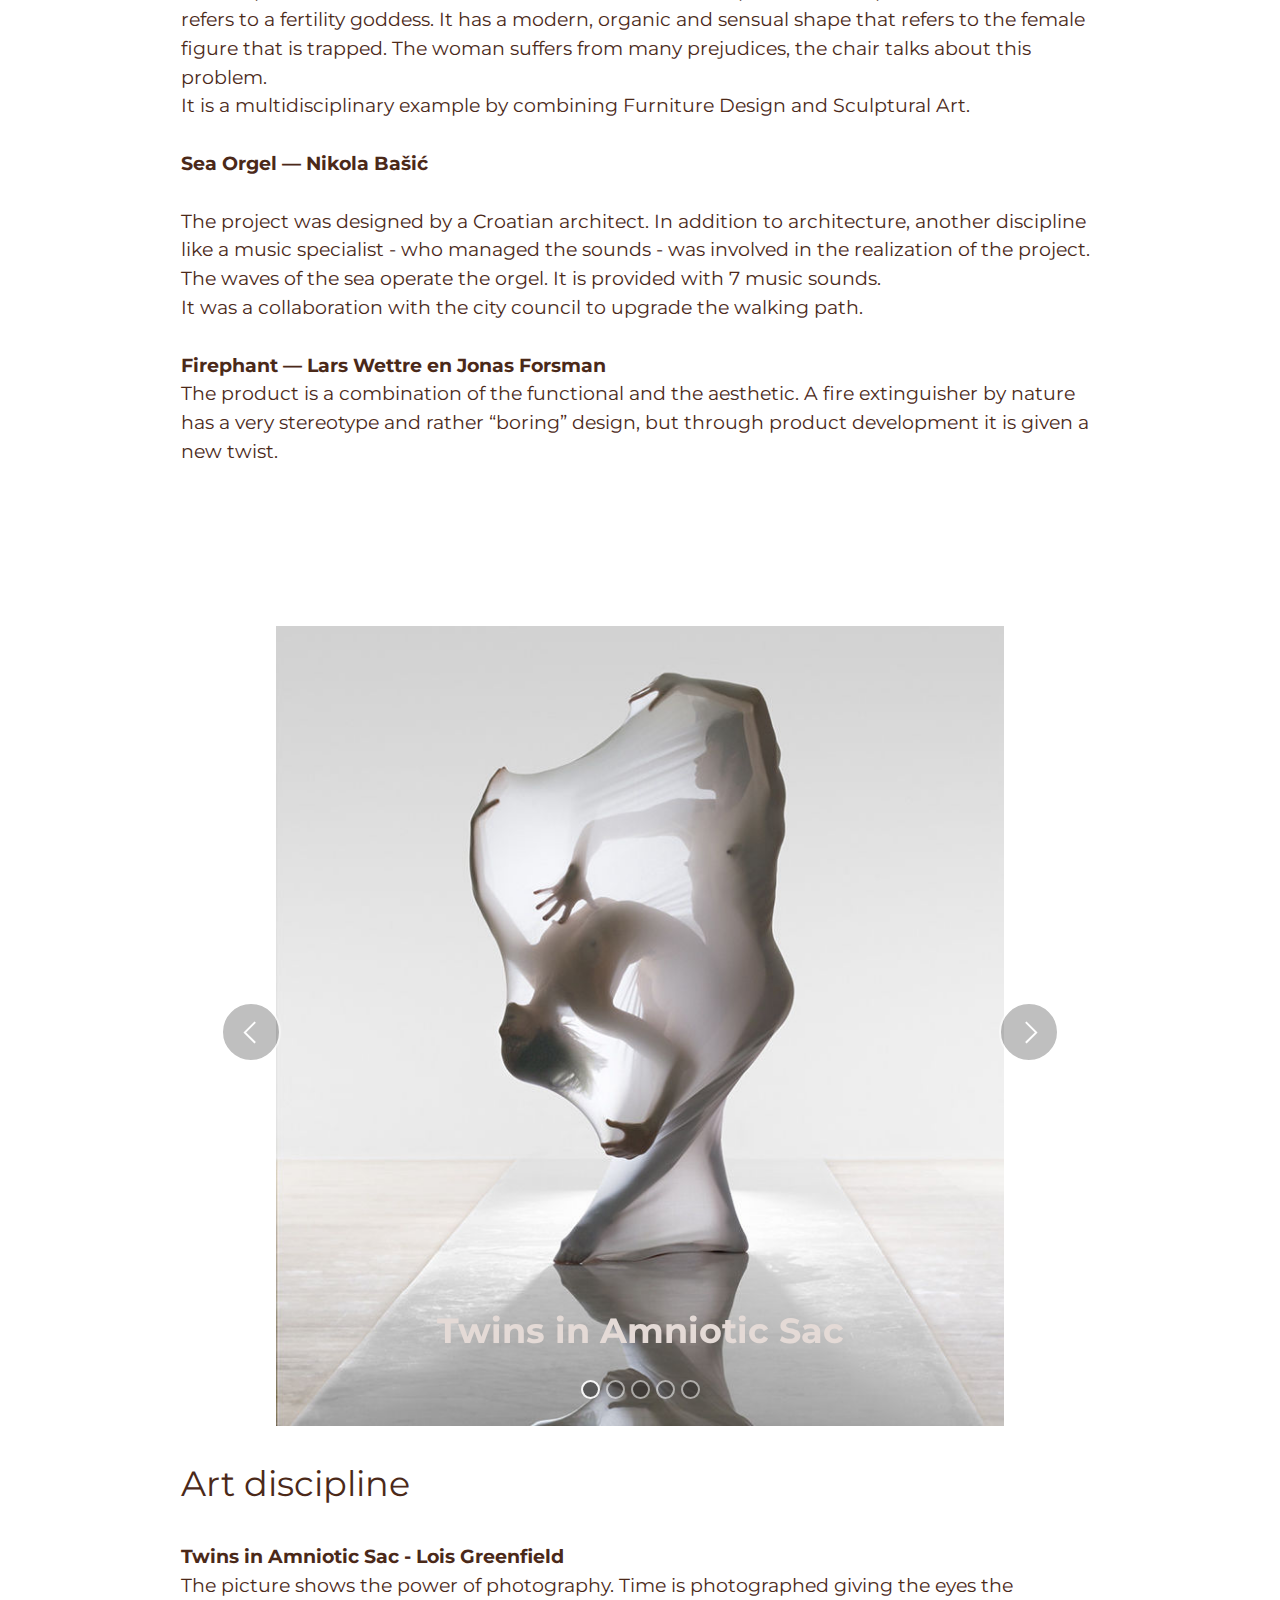
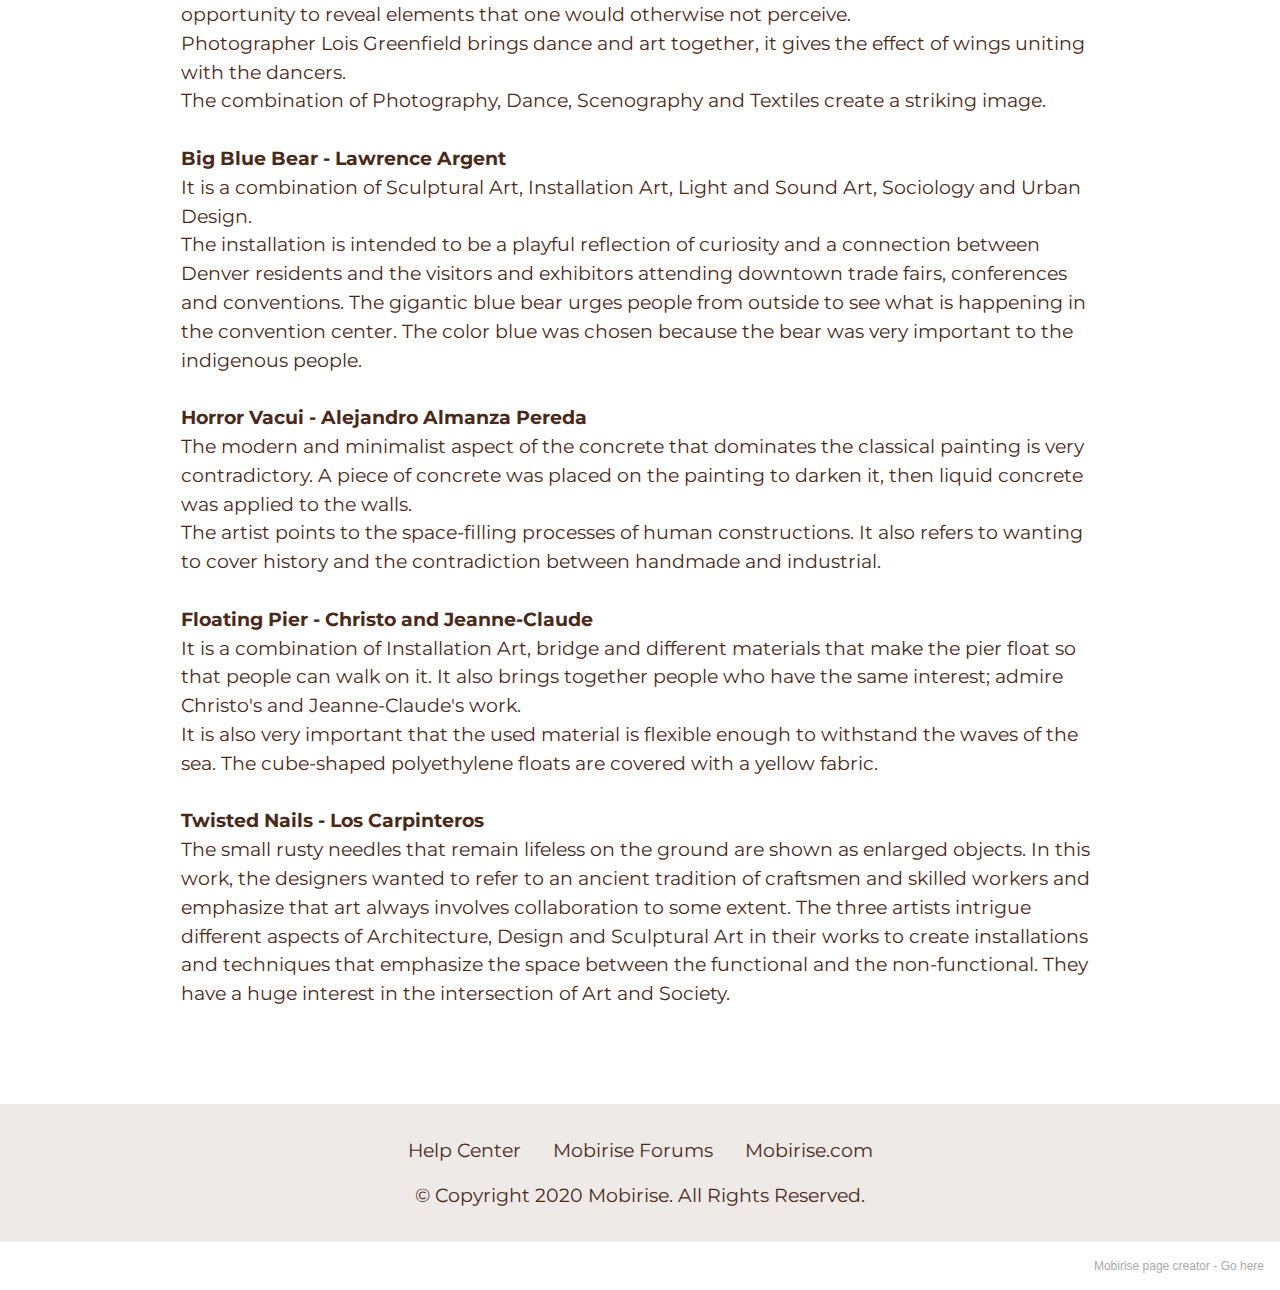
<file: page4.html>
<!DOCTYPE html>
<html  >
<head>
  <!-- Site made with Mobirise Website Builder v5.2.0, https://mobirise.com -->
  <meta charset="UTF-8">
  <meta http-equiv="X-UA-Compatible" content="IE=edge">
  <meta name="generator" content="Mobirise v5.2.0, mobirise.com">
  <meta name="viewport" content="width=device-width, initial-scale=1, minimum-scale=1">
  <link rel="shortcut icon" href="assets/images/logo.png" type="image/x-icon">
  <meta name="description" content="">
  
  
  <title>Week 1</title>
  <link rel="stylesheet" href="assets/web/assets/mobirise-icons2/mobirise2.css">
  <link rel="stylesheet" href="assets/tether/tether.min.css">
  <link rel="stylesheet" href="assets/bootstrap/css/bootstrap.min.css">
  <link rel="stylesheet" href="assets/bootstrap/css/bootstrap-grid.min.css">
  <link rel="stylesheet" href="assets/bootstrap/css/bootstrap-reboot.min.css">
  <link rel="stylesheet" href="assets/dropdown/css/style.css">
  <link rel="stylesheet" href="assets/socicon/css/styles.css">
  <link rel="stylesheet" href="assets/theme/css/style.css">
  <link rel="preload" as="style" href="assets/mobirise/css/mbr-additional.css"><link rel="stylesheet" href="assets/mobirise/css/mbr-additional.css" type="text/css">
  
  
  
  
</head>
<body>
  
  <section class="menu cid-shFdokeh83" once="menu" id="menu1-3v">
    
    <nav class="navbar navbar-dropdown navbar-expand-lg">
        <div class="container">
            <div class="navbar-brand">
                
                <span class="navbar-caption-wrap"><a class="navbar-caption text-primary display-7" href="index.html">REVISIT</a></span>
            </div>
            <button class="navbar-toggler" type="button" data-toggle="collapse" data-target="#navbarSupportedContent" aria-controls="navbarNavAltMarkup" aria-expanded="false" aria-label="Toggle navigation">
                <div class="hamburger">
                    <span></span>
                    <span></span>
                    <span></span>
                    <span></span>
                </div>
            </button>
            <div class="collapse navbar-collapse" id="navbarSupportedContent">
                <ul class="navbar-nav nav-dropdown nav-right" data-app-modern-menu="true"><li class="nav-item dropdown open"><a class="nav-link link dropdown-toggle text-primary display-4" href="#" data-toggle="dropdown-submenu" aria-expanded="true">Proces</a><div class="dropdown-menu"><a class="dropdown-item text-primary display-4" href="page4.html">Week 1</a><a class="dropdown-item text-primary display-4" href="page5.html" aria-expanded="false">Week 2</a><a class="dropdown-item text-primary display-4" href="page6.html" aria-expanded="false">Week 3</a><a class="dropdown-item text-primary display-4" href="page7.html" aria-expanded="false">Week 4</a><a class="dropdown-item text-primary display-4" href="page8.html" aria-expanded="false">Week 5<br></a><a class="dropdown-item text-primary display-4" href="page9.html" aria-expanded="false">Week 6</a></div></li><li class="nav-item"><a class="nav-link link text-primary display-4" href="page10.html" aria-expanded="true">Quires</a></li><li class="nav-item"><a class="nav-link link text-primary display-4" href="page1.html">Result</a></li><li class="nav-item"><a class="nav-link link text-primary display-4" href="page3.html">Team</a></li>
                    <li class="nav-item"><a class="nav-link link text-primary display-4" href="page2.html">
                            Contact</a></li></ul>
                
                
            </div>
        </div>
    </nav>

</section>

<section class="slider2 cid-sgZvPrusbx" id="slider2-2b">
    

    
    <div class="container">
        <div class="row justify-content-center">
            <div class="col-12 col-md-10">
                <div class="carousel slide" id="slkrt1o3CX" data-interval="5000">
                    
                    <ol class="carousel-indicators">
                        <li data-slide-to="0" class="active" data-target="#slkrt1o3CX"></li>
                        <li data-slide-to="1" data-target="#slkrt1o3CX"></li>
                        <li data-slide-to="2" data-target="#slkrt1o3CX"></li><li data-slide-to="3" data-target="#slkrt1o3CX"></li><li data-slide-to="4" data-target="#slkrt1o3CX"></li>
                    </ol>
                    <div class="carousel-inner">
                        <div class="carousel-item slider-image item active">
                            <div class="item-wrapper">
                                <img class="d-block w-100" src="assets/images/mosaic-suitcases-1080x1080.jpg">
                                <div class="carousel-caption d-none d-md-block">
                                    <h5 class="mbr-section-subtitle mbr-fonts-style display-5"><strong>Mosaic Suitcases</strong></h5>
                                    
                                </div>
                            </div>
                        </div>
                        <div class="carousel-item slider-image item">
                            <div class="item-wrapper">
                                <img class="d-block w-100" src="assets/images/sailing-yacht-a-1900x1316.jpg">
                                <div class="carousel-caption d-none d-md-block">
                                    <h5 class="mbr-section-subtitle mbr-fonts-style display-5"><strong>Sailing Yacht A</strong></h5>
                                    
                                </div>
                            </div>
                        </div>
                        <div class="carousel-item slider-image item">
                            <div class="item-wrapper">
                                <img class="d-block w-100" src="assets/images/red-armchair-900x638.jpg">
                                <div class="carousel-caption d-none d-md-block">
                                    <h5 class="mbr-section-subtitle mbr-fonts-style display-5"><strong>Red Armchair</strong></h5>
                                    
                                </div>
                            </div>
                        </div><div class="carousel-item slider-image item">
                            <div class="item-wrapper">
                                <img class="d-block w-100" src="assets/images/125144710-434521881282428-4770997623129053916-n-564x317.jpg">
                                <div class="carousel-caption d-none d-md-block">
                                    <h5 class="mbr-section-subtitle mbr-fonts-style display-5"><strong>Sea Orgel</strong></h5>
                                    
                                </div>
                            </div>
                        </div><div class="carousel-item slider-image item">
                            <div class="item-wrapper">
                                <img class="d-block w-100" src="assets/images/firephant2-562x750.jpg">
                                <div class="carousel-caption d-none d-md-block">
                                    <h5 class="mbr-section-subtitle mbr-fonts-style display-5">
                                        <strong>Firephant</strong>
                                    </h5>
                                    
                                </div>
                            </div>
                        </div>
                    </div>
                    <a class="carousel-control carousel-control-prev" role="button" data-slide="prev" href="#slkrt1o3CX">
                        <span class="mobi-mbri mobi-mbri-arrow-prev" aria-hidden="true"></span>
                        <span class="sr-only">Previous</span>
                    </a>
                    <a class="carousel-control carousel-control-next" role="button" data-slide="next" href="#slkrt1o3CX">
                        <span class="mobi-mbri mobi-mbri-arrow-next" aria-hidden="true"></span>
                        <span class="sr-only">Next</span>
                    </a>
                </div>
            </div>
        </div>
    </div>
</section>

<section class="content5 cid-sgZomnHl8s" id="content5-1v">
    
    <div class="container">
        <div class="row justify-content-center">
            <div class="col-md-12 col-lg-10">
                
                <h4 class="mbr-section-subtitle mbr-fonts-style mb-4 display-5">Design discipline</h4>
                <p class="mbr-text mbr-fonts-style display-7"><strong>Mosaic Suitcases — Luiz Philippe</strong><br>They are not be the most practical suitcases, but they sure are the heaviest. This project is to convey a message that someone's beauty shouldn't be defined. Everyone is beautiful in their own special and unique way. People should not use their own definition of beauty to overlook the beauty of others.<br>This work can be linked to multidisciplinary because it incorporates multiple art forms such as the fashion industry, sculpture and the well-being of others.<br><br><strong>Sailing Yacht A — Philippe Starck</strong><br>Different disciplines have collaborated to achieve the result, including: Interior Architecture, Maritime Architecture, Construction Engineering, Mechanical Engineering, Fluid Dynamics, Structural Mechanics, Hydrodynamics, Aerodynamics, Artificial Intelligence and Electronic Design.<br>The exterior walls of the yacht are made of carbon. The sail material - synthetic polymer - is the same material that was used in the Mars Rover's parachute. A tailor-made diesel-electric system based on a basic concept of industrial inland vessels powers the ship.<br><br><strong>Red Armchair — Gaetano Pesce</strong><br>The shape of the chair is unusual and not the standard shape. It is a metaphor of a womb that refers to a fertility goddess. It has a modern, organic and sensual shape that refers to the female figure that is trapped. The woman suffers from many prejudices, the chair talks about this problem.<br>It is a multidisciplinary example by combining Furniture Design and Sculptural Art.<strong><br></strong><br><strong>Sea Orgel — Nikola Bašić</strong><br><br>The project was designed by a Croatian architect. In addition to architecture, another discipline like a music specialist - who managed the sounds - was involved in the realization of the project. The waves of the sea operate the orgel. It is provided with 7 music sounds.<br>It was a collaboration with the city council to upgrade the walking path.<br><br><strong>Firephant — Lars Wettre en Jonas Forsman</strong><br>The product is a combination of the functional and the aesthetic. A fire extinguisher by nature has a very stereotype and rather “boring” design, but through product development it is given a new twist.<br></p>
            </div>
        </div>
    </div>
</section>

<section class="slider2 cid-sh025jFKJP" id="slider2-2e">
    

    
    <div class="container">
        <div class="row justify-content-center">
            <div class="col-12 col-md-10">
                <div class="carousel slide" id="slkrt1L4O8" data-interval="5000">
                    
                    <ol class="carousel-indicators">
                        <li data-slide-to="0" class="active" data-target="#slkrt1L4O8"></li>
                        <li data-slide-to="1" data-target="#slkrt1L4O8"></li>
                        <li data-slide-to="2" data-target="#slkrt1L4O8"></li><li data-slide-to="3" data-target="#slkrt1L4O8"></li><li data-slide-to="4" data-target="#slkrt1L4O8"></li>
                    </ol>
                    <div class="carousel-inner">
                        <div class="carousel-item slider-image item active">
                            <div class="item-wrapper">
                                <img class="d-block w-100" src="assets/images/twins-in-amniotic-sack-750x824.jpg">
                                <div class="carousel-caption d-none d-md-block">
                                    <h5 class="mbr-section-subtitle mbr-fonts-style display-5"><strong>Twins in Amniotic Sac</strong></h5>
                                    
                                </div>
                            </div>
                        </div>
                        <div class="carousel-item slider-image item">
                            <div class="item-wrapper">
                                <img class="d-block w-100" src="assets/images/big-blue-bear-1900x1264.jpg">
                                <div class="carousel-caption d-none d-md-block">
                                    <h5 class="mbr-section-subtitle mbr-fonts-style display-5">
                                        <strong>Big Blue Bear</strong></h5>
                                    
                                </div>
                            </div>
                        </div>
                        <div class="carousel-item slider-image item">
                            <div class="item-wrapper">
                                <img class="d-block w-100" src="assets/images/horror-vacui-1100x1815.jpg">
                                <div class="carousel-caption d-none d-md-block">
                                    <h5 class="mbr-section-subtitle mbr-fonts-style display-5">
                                        <strong>Horror Vacui</strong></h5>
                                    
                                </div>
                            </div>
                        </div><div class="carousel-item slider-image item">
                            <div class="item-wrapper">
                                <img class="d-block w-100" src="assets/images/125080504-747441002522824-2425263208466999596-n-864x486.jpg">
                                <div class="carousel-caption d-none d-md-block">
                                    <h5 class="mbr-section-subtitle mbr-fonts-style display-5">
                                        <strong>Floating Pier</strong></h5>
                                    
                                </div>
                            </div>
                        </div><div class="carousel-item slider-image item">
                            <div class="item-wrapper">
                                <img class="d-block w-100" src="assets/images/twisted-nails-864x575.jpg">
                                <div class="carousel-caption d-none d-md-block">
                                    <h5 class="mbr-section-subtitle mbr-fonts-style display-5">
                                        <strong>Twisted Nails</strong></h5>
                                    
                                </div>
                            </div>
                        </div>
                    </div>
                    <a class="carousel-control carousel-control-prev" role="button" data-slide="prev" href="#slkrt1L4O8">
                        <span class="mobi-mbri mobi-mbri-arrow-prev" aria-hidden="true"></span>
                        <span class="sr-only">Previous</span>
                    </a>
                    <a class="carousel-control carousel-control-next" role="button" data-slide="next" href="#slkrt1L4O8">
                        <span class="mobi-mbri mobi-mbri-arrow-next" aria-hidden="true"></span>
                        <span class="sr-only">Next</span>
                    </a>
                </div>
            </div>
        </div>
    </div>
</section>

<section class="content5 cid-sgZp8rRvuT" id="content5-28">
    
    <div class="container">
        <div class="row justify-content-center">
            <div class="col-md-12 col-lg-10">
                
                <h4 class="mbr-section-subtitle mbr-fonts-style mb-4 display-5">Art discipline</h4>
                <p class="mbr-text mbr-fonts-style display-7"><strong>
                    Twins in Amniotic Sac - Lois Greenfield</strong><br>The picture shows the power of photography. Time is photographed giving the eyes the opportunity to reveal elements that one would otherwise not perceive.<br>Photographer Lois Greenfield brings dance and art together, it gives the effect of wings uniting with the dancers.<br>The combination of Photography, Dance, Scenography and Textiles create a striking image.<strong><br></strong><strong><br>Big Blue Bear - Lawrence Argent</strong><br>It is a combination of Sculptural Art, Installation Art, Light and Sound Art, Sociology and Urban Design.<br>The installation is intended to be a playful reflection of curiosity and a connection between Denver residents and the visitors and exhibitors attending downtown trade fairs, conferences and conventions. The gigantic blue bear urges people from outside to see what is happening in the convention center. The color blue was chosen because the bear was very important to the indigenous people.<br><strong><br>Horror Vacui - Alejandro Almanza Pereda</strong><br>The modern and minimalist aspect of the concrete that dominates the classical painting is very contradictory. A piece of concrete was placed on the painting to darken it, then liquid concrete was applied to the walls.<br>The artist points to the space-filling processes of human constructions. It also refers to wanting to cover history and the contradiction between handmade and industrial.<br><strong><br></strong><strong>Floating Pier - Christo and Jeanne-Claude</strong><br>It is a combination of Installation Art, bridge and different materials that make the pier float so that people can walk on it. It also brings together people who have the same interest; admire Christo's and Jeanne-Claude's work.<br>It is also very important that the used material is flexible enough to withstand the waves of the sea. The cube-shaped polyethylene floats are covered with a yellow fabric.<strong><br></strong><br><strong>Twisted Nails - Los Carpinteros</strong><br>The small rusty needles that remain lifeless on the ground are shown as enlarged objects. In this work, the designers wanted to refer to an ancient tradition of craftsmen and skilled workers and emphasize that art always involves collaboration to some extent. The three artists intrigue different aspects of Architecture, Design and Sculptural Art in their works to create installations and techniques that emphasize the space between the functional and the non-functional. They have a huge interest in the intersection of Art and Society.<strong><br></strong></p>
            </div>
        </div>
    </div>
</section>

<section class="footer3 cid-s48P1Icc8J" once="footers" id="footer3-1f">

    

    

    <div class="container">
        <div class="media-container-row align-center mbr-white">
            <div class="row row-links">
                <ul class="foot-menu">
                    
                    
                    
                    
                    
                <li class="foot-menu-item mbr-fonts-style display-7"><a href="https://mobirise.com/help/" class="text-primary">Help Center</a></li><li class="foot-menu-item mbr-fonts-style display-7"><a href="http://forums.mobirise.com/" class="text-primary">Mobirise Forums</a></li><li class="foot-menu-item mbr-fonts-style display-7"><a href="https://mobirise.com/" class="text-primary">Mobirise.com</a></li></ul>
            </div>
            
            <div class="row row-copirayt">
                <p class="mbr-text mb-0 mbr-fonts-style mbr-white align-center display-7">
                    © Copyright 2020 Mobirise. All Rights Reserved.
                </p>
            </div>
        </div>
    </div>
</section><section style="background-color: #fff; font-family: -apple-system, BlinkMacSystemFont, 'Segoe UI', 'Roboto', 'Helvetica Neue', Arial, sans-serif; color:#aaa; font-size:12px; padding: 0; align-items: center; display: flex;"><a href="https://mobirise.site/l" style="flex: 1 1; height: 3rem; padding-left: 1rem;"></a><p style="flex: 0 0 auto; margin:0; padding-right:1rem;">Mobirise page creator - <a href="https://mobirise.site/p" style="color:#aaa;">Go here</a></p></section><script src="assets/web/assets/jquery/jquery.min.js"></script>  <script src="assets/popper/popper.min.js"></script>  <script src="assets/tether/tether.min.js"></script>  <script src="assets/bootstrap/js/bootstrap.min.js"></script>  <script src="assets/smoothscroll/smooth-scroll.js"></script>  <script src="assets/dropdown/js/nav-dropdown.js"></script>  <script src="assets/dropdown/js/navbar-dropdown.js"></script>  <script src="assets/touchswipe/jquery.touch-swipe.min.js"></script>  <script src="assets/theme/js/script.js"></script>  
  
  
</body>
</html>
</file>
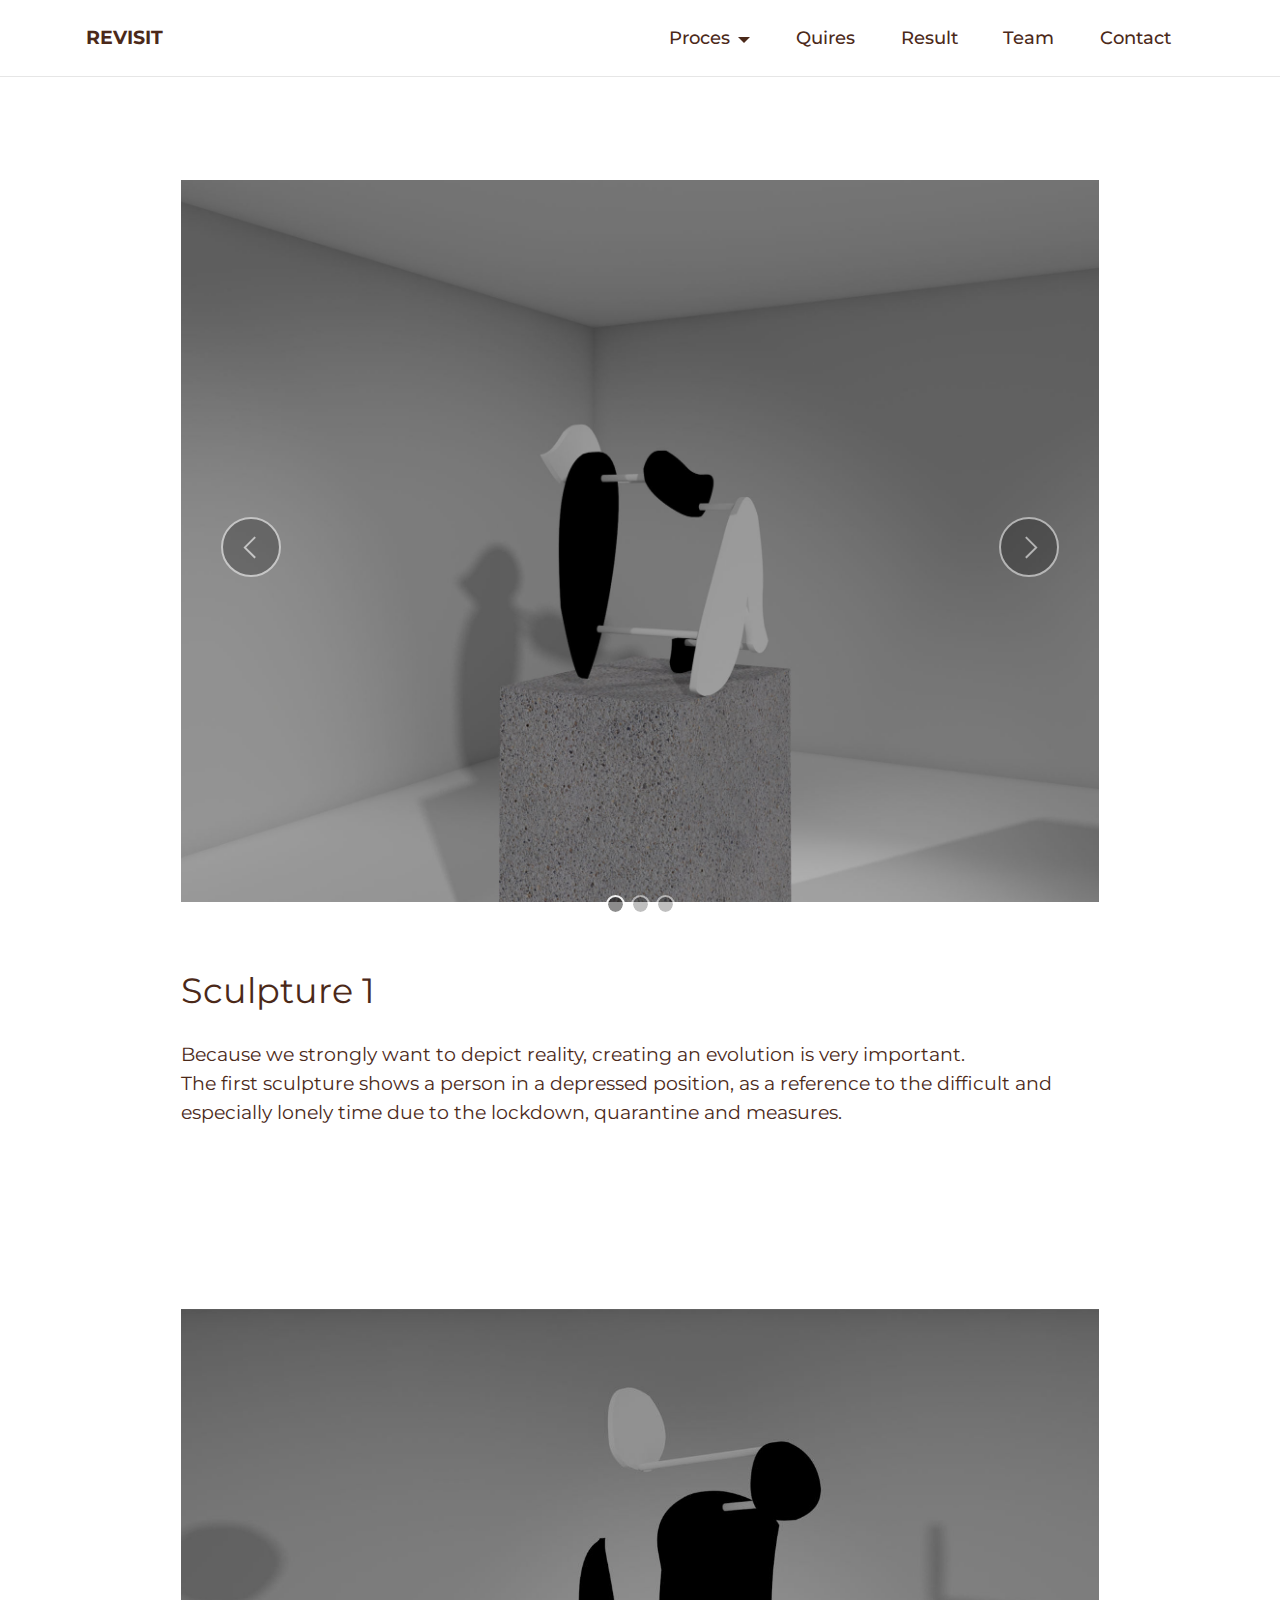
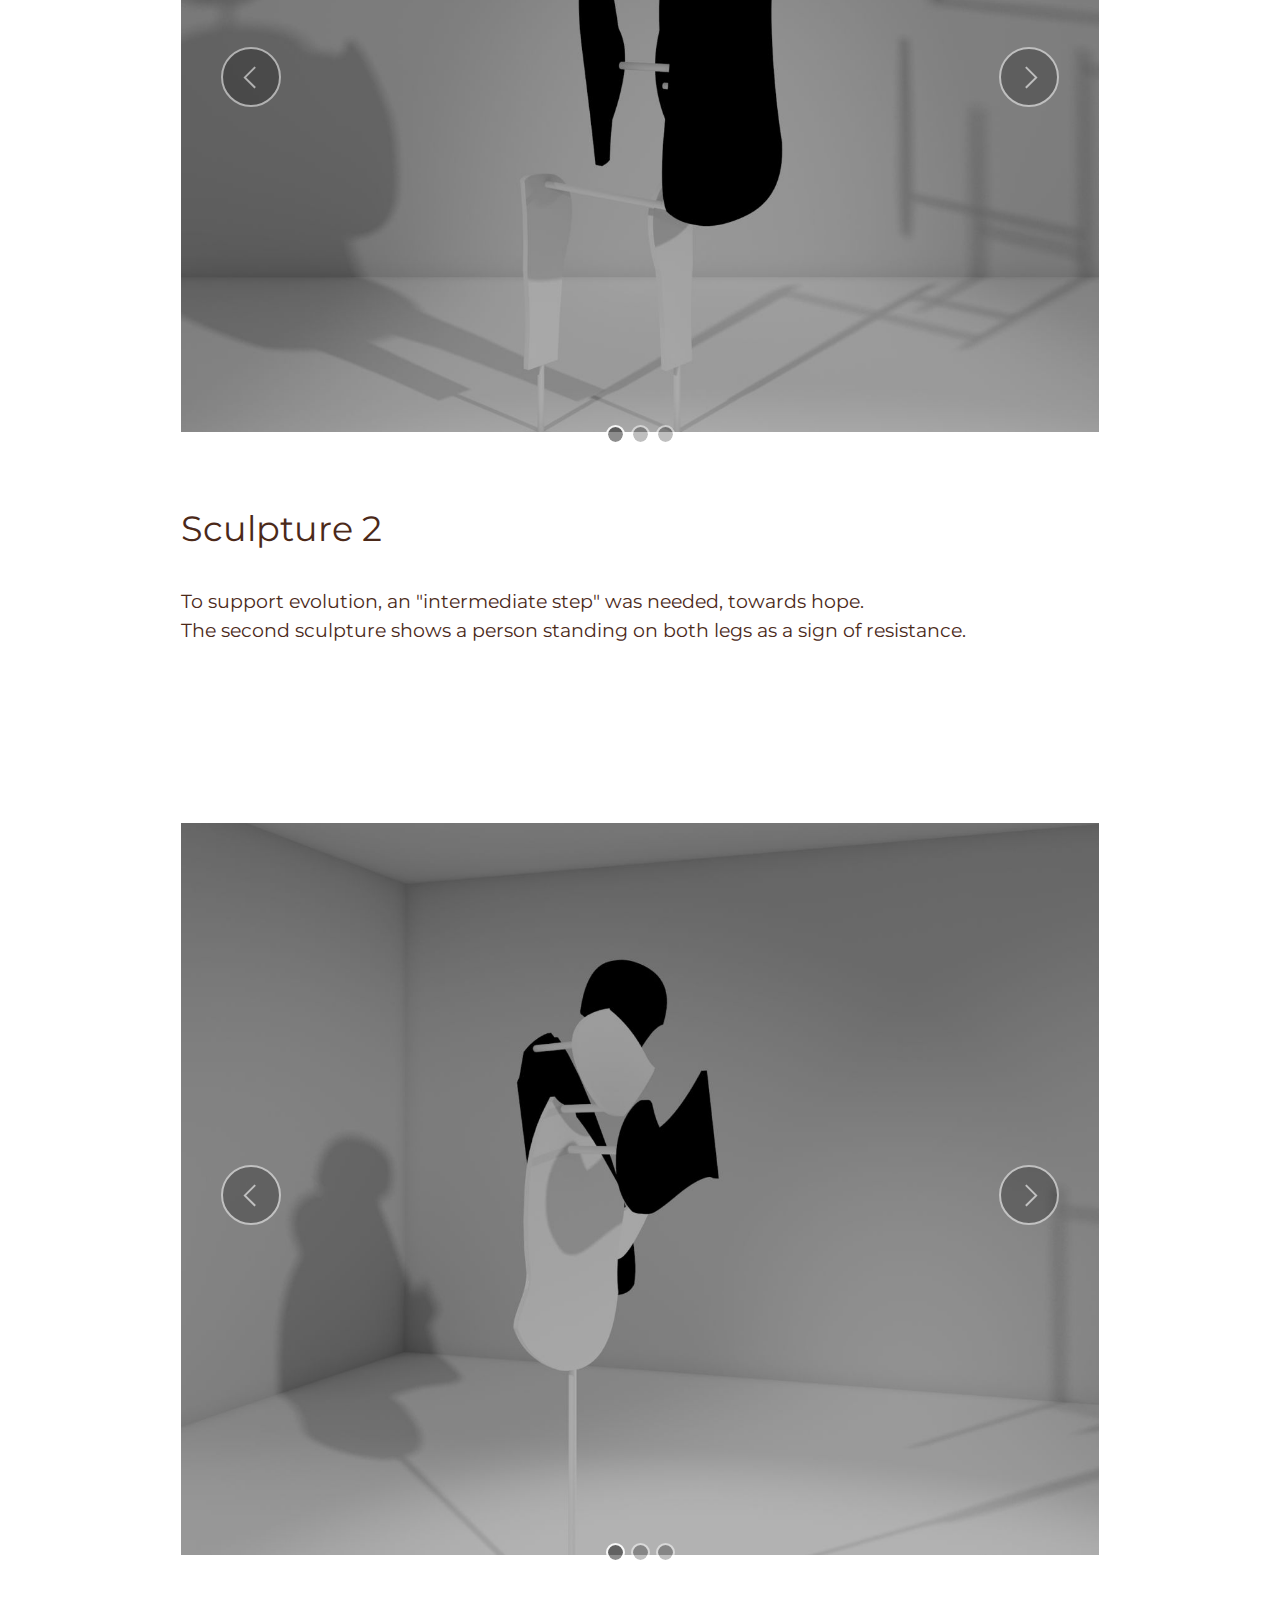
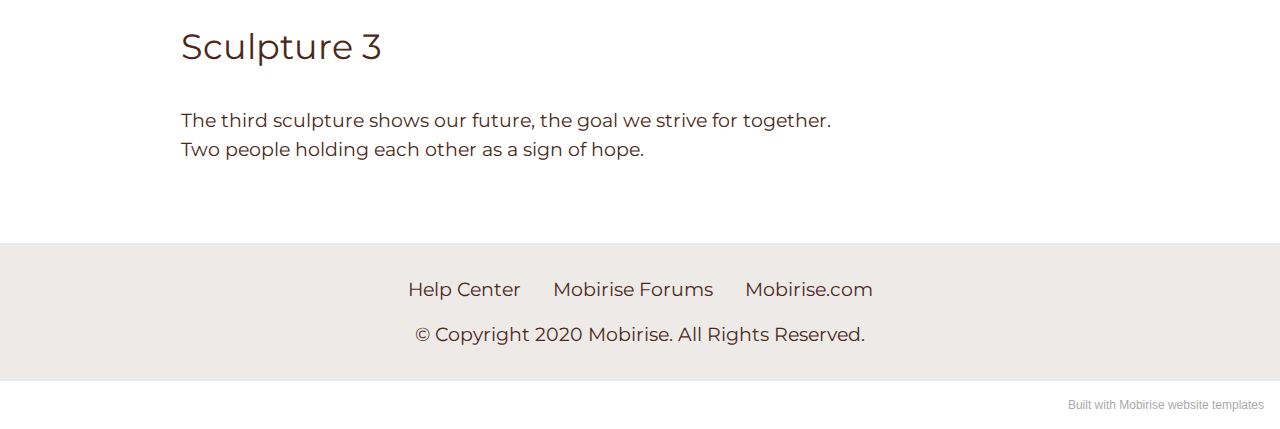
<file: page5.html>
<!DOCTYPE html>
<html  >
<head>
  <!-- Site made with Mobirise Website Builder v5.2.0, https://mobirise.com -->
  <meta charset="UTF-8">
  <meta http-equiv="X-UA-Compatible" content="IE=edge">
  <meta name="generator" content="Mobirise v5.2.0, mobirise.com">
  <meta name="viewport" content="width=device-width, initial-scale=1, minimum-scale=1">
  <link rel="shortcut icon" href="assets/images/logo.png" type="image/x-icon">
  <meta name="description" content="">
  
  
  <title>Week 2</title>
  <link rel="stylesheet" href="assets/web/assets/mobirise-icons2/mobirise2.css">
  <link rel="stylesheet" href="assets/tether/tether.min.css">
  <link rel="stylesheet" href="assets/bootstrap/css/bootstrap.min.css">
  <link rel="stylesheet" href="assets/bootstrap/css/bootstrap-grid.min.css">
  <link rel="stylesheet" href="assets/bootstrap/css/bootstrap-reboot.min.css">
  <link rel="stylesheet" href="assets/dropdown/css/style.css">
  <link rel="stylesheet" href="assets/socicon/css/styles.css">
  <link rel="stylesheet" href="assets/theme/css/style.css">
  <link rel="preload" as="style" href="assets/mobirise/css/mbr-additional.css"><link rel="stylesheet" href="assets/mobirise/css/mbr-additional.css" type="text/css">
  
  
  
  
</head>
<body>
  
  <section class="menu cid-shFdsyROc9" once="menu" id="menu1-3w">
    
    <nav class="navbar navbar-dropdown navbar-expand-lg">
        <div class="container">
            <div class="navbar-brand">
                
                <span class="navbar-caption-wrap"><a class="navbar-caption text-primary display-7" href="index.html">REVISIT</a></span>
            </div>
            <button class="navbar-toggler" type="button" data-toggle="collapse" data-target="#navbarSupportedContent" aria-controls="navbarNavAltMarkup" aria-expanded="false" aria-label="Toggle navigation">
                <div class="hamburger">
                    <span></span>
                    <span></span>
                    <span></span>
                    <span></span>
                </div>
            </button>
            <div class="collapse navbar-collapse" id="navbarSupportedContent">
                <ul class="navbar-nav nav-dropdown nav-right" data-app-modern-menu="true"><li class="nav-item dropdown open"><a class="nav-link link dropdown-toggle text-primary display-4" href="#" data-toggle="dropdown-submenu" aria-expanded="true">Proces</a><div class="dropdown-menu"><a class="dropdown-item text-primary display-4" href="page4.html">Week 1</a><a class="dropdown-item text-primary display-4" href="page5.html" aria-expanded="false">Week 2</a><a class="dropdown-item text-primary display-4" href="page6.html" aria-expanded="false">Week 3</a><a class="dropdown-item text-primary display-4" href="page7.html" aria-expanded="false">Week 4</a><a class="dropdown-item text-primary display-4" href="page8.html" aria-expanded="false">Week 5<br></a><a class="dropdown-item text-primary display-4" href="page9.html" aria-expanded="false">Week 6</a></div></li><li class="nav-item"><a class="nav-link link text-primary display-4" href="page10.html" aria-expanded="true">Quires</a></li><li class="nav-item"><a class="nav-link link text-primary display-4" href="page1.html">Result</a></li><li class="nav-item"><a class="nav-link link text-primary display-4" href="page3.html">Team</a></li>
                    <li class="nav-item"><a class="nav-link link text-primary display-4" href="page2.html">
                            Contact</a></li></ul>
                
                
            </div>
        </div>
    </nav>

</section>

<section class="slider2 cid-shtYoJlEbP" id="slider2-3j">
    

    
    <div class="container">
        <div class="row justify-content-center">
            <div class="col-12 col-md-10">
                <div class="carousel slide" id="slkrt4tNuG" data-interval="5000">
                    
                    <ol class="carousel-indicators">
                        <li data-slide-to="0" class="active" data-target="#slkrt4tNuG"></li>
                        <li data-slide-to="1" data-target="#slkrt4tNuG"></li><li data-slide-to="2" data-target="#slkrt4tNuG"></li>
                        
                    </ol>
                    <div class="carousel-inner">
                        <div class="carousel-item slider-image item active">
                            <div class="item-wrapper">
                                <img class="d-block w-100" src="assets/images/1-1-1900x1493.jpg">
                                
                            </div>
                        </div>
                        <div class="carousel-item slider-image item">
                            <div class="item-wrapper">
                                <img class="d-block w-100" src="assets/images/2-1900x1493.jpg">
                                
                            </div>
                        </div><div class="carousel-item slider-image item">
                            <div class="item-wrapper">
                                <img class="d-block w-100" src="assets/images/3-1900x1493.jpg">
                                
                            </div>
                        </div>
                        
                    </div>
                    <a class="carousel-control carousel-control-prev" role="button" data-slide="prev" href="#slkrt4tNuG">
                        <span class="mobi-mbri mobi-mbri-arrow-prev" aria-hidden="true"></span>
                        <span class="sr-only">Previous</span>
                    </a>
                    <a class="carousel-control carousel-control-next" role="button" data-slide="next" href="#slkrt4tNuG">
                        <span class="mobi-mbri mobi-mbri-arrow-next" aria-hidden="true"></span>
                        <span class="sr-only">Next</span>
                    </a>
                </div>
            </div>
        </div>
    </div>
</section>

<section class="content5 cid-sgZoEwGCDm" id="content5-1x">
    
    <div class="container">
        <div class="row justify-content-center">
            <div class="col-md-12 col-lg-10">
                
                <h4 class="mbr-section-subtitle mbr-fonts-style mb-4 display-5"><p>Sculpture 1</p></h4>
                <p class="mbr-text mbr-fonts-style display-7">Because we strongly want to depict reality, creating an evolution is very important.<br>The first sculpture shows a person in a depressed position, as a reference to the difficult and especially lonely time due to the lockdown, quarantine and measures.<br></p>
            </div>
        </div>
    </div>
</section>

<section class="slider2 cid-sh060vNR9b" id="slider2-2g">
    

    
    <div class="container">
        <div class="row justify-content-center">
            <div class="col-12 col-md-10">
                <div class="carousel slide" id="slkrt4PwZS" data-interval="5000">
                    
                    <ol class="carousel-indicators">
                        <li data-slide-to="0" class="active" data-target="#slkrt4PwZS"></li>
                        <li data-slide-to="1" data-target="#slkrt4PwZS"></li><li data-slide-to="2" data-target="#slkrt4PwZS"></li>
                        
                    </ol>
                    <div class="carousel-inner">
                        <div class="carousel-item slider-image item active">
                            <div class="item-wrapper">
                                <img class="d-block w-100" src="assets/images/4-1-1426x1122.jpg">
                                
                            </div>
                        </div>
                        <div class="carousel-item slider-image item">
                            <div class="item-wrapper">
                                <img class="d-block w-100" src="assets/images/5-838x659.jpg">
                                
                            </div>
                        </div><div class="carousel-item slider-image item">
                            <div class="item-wrapper">
                                <img class="d-block w-100" src="assets/images/6-838x659.jpg">
                                
                            </div>
                        </div>
                        
                    </div>
                    <a class="carousel-control carousel-control-prev" role="button" data-slide="prev" href="#slkrt4PwZS">
                        <span class="mobi-mbri mobi-mbri-arrow-prev" aria-hidden="true"></span>
                        <span class="sr-only">Previous</span>
                    </a>
                    <a class="carousel-control carousel-control-next" role="button" data-slide="next" href="#slkrt4PwZS">
                        <span class="mobi-mbri mobi-mbri-arrow-next" aria-hidden="true"></span>
                        <span class="sr-only">Next</span>
                    </a>
                </div>
            </div>
        </div>
    </div>
</section>

<section class="content5 cid-sh061r4JCG" id="content5-2h">
    
    <div class="container">
        <div class="row justify-content-center">
            <div class="col-md-12 col-lg-10">
                
                <h4 class="mbr-section-subtitle mbr-fonts-style mb-4 display-5">
                    Sculpture 2</h4>
                <p class="mbr-text mbr-fonts-style display-7">To support evolution, an "intermediate step" was needed, towards hope.<br>The second sculpture shows a person standing on both legs as a sign of resistance.</p>
            </div>
        </div>
    </div>
</section>

<section class="slider2 cid-sh0685vWC9" id="slider2-2i">
    

    
    <div class="container">
        <div class="row justify-content-center">
            <div class="col-12 col-md-10">
                <div class="carousel slide" id="slkrt57JME" data-interval="5000">
                    
                    <ol class="carousel-indicators">
                        <li data-slide-to="0" class="active" data-target="#slkrt57JME"></li>
                        <li data-slide-to="1" data-target="#slkrt57JME"></li><li data-slide-to="2" data-target="#slkrt57JME"></li>
                        
                    </ol>
                    <div class="carousel-inner">
                        <div class="carousel-item slider-image item active">
                            <div class="item-wrapper">
                                <img class="d-block w-100" src="assets/images/7-1-1476x1177.jpg">
                                
                            </div>
                        </div>
                        <div class="carousel-item slider-image item">
                            <div class="item-wrapper">
                                <img class="d-block w-100" src="assets/images/8-1476x1177.jpg">
                                
                            </div>
                        </div><div class="carousel-item slider-image item">
                            <div class="item-wrapper">
                                <img class="d-block w-100" src="assets/images/9-1476x1177.jpg">
                                
                            </div>
                        </div>
                        
                    </div>
                    <a class="carousel-control carousel-control-prev" role="button" data-slide="prev" href="#slkrt57JME">
                        <span class="mobi-mbri mobi-mbri-arrow-prev" aria-hidden="true"></span>
                        <span class="sr-only">Previous</span>
                    </a>
                    <a class="carousel-control carousel-control-next" role="button" data-slide="next" href="#slkrt57JME">
                        <span class="mobi-mbri mobi-mbri-arrow-next" aria-hidden="true"></span>
                        <span class="sr-only">Next</span>
                    </a>
                </div>
            </div>
        </div>
    </div>
</section>

<section class="content5 cid-sh0691up8w" id="content5-2j">
    
    <div class="container">
        <div class="row justify-content-center">
            <div class="col-md-12 col-lg-10">
                
                <h4 class="mbr-section-subtitle mbr-fonts-style mb-4 display-5">Sculpture 3</h4>
                <p class="mbr-text mbr-fonts-style display-7">The third sculpture shows our future, the goal we strive for together.<br>Two people holding each other as a sign of hope.</p>
            </div>
        </div>
    </div>
</section>

<section class="footer3 cid-s48P1Icc8J" once="footers" id="footer3-1h">

    

    

    <div class="container">
        <div class="media-container-row align-center mbr-white">
            <div class="row row-links">
                <ul class="foot-menu">
                    
                    
                    
                    
                    
                <li class="foot-menu-item mbr-fonts-style display-7"><a href="https://mobirise.com/help/" class="text-primary">Help Center</a></li><li class="foot-menu-item mbr-fonts-style display-7"><a href="http://forums.mobirise.com/" class="text-primary">Mobirise Forums</a></li><li class="foot-menu-item mbr-fonts-style display-7"><a href="https://mobirise.com/" class="text-primary">Mobirise.com</a></li></ul>
            </div>
            
            <div class="row row-copirayt">
                <p class="mbr-text mb-0 mbr-fonts-style mbr-white align-center display-7">
                    © Copyright 2020 Mobirise. All Rights Reserved.
                </p>
            </div>
        </div>
    </div>
</section><section style="background-color: #fff; font-family: -apple-system, BlinkMacSystemFont, 'Segoe UI', 'Roboto', 'Helvetica Neue', Arial, sans-serif; color:#aaa; font-size:12px; padding: 0; align-items: center; display: flex;"><a href="https://mobirise.site/n" style="flex: 1 1; height: 3rem; padding-left: 1rem;"></a><p style="flex: 0 0 auto; margin:0; padding-right:1rem;"><a href="https://mobirise.site/t" style="color:#aaa;">Built</a> with Mobirise website templates</p></section><script src="assets/web/assets/jquery/jquery.min.js"></script>  <script src="assets/popper/popper.min.js"></script>  <script src="assets/tether/tether.min.js"></script>  <script src="assets/bootstrap/js/bootstrap.min.js"></script>  <script src="assets/smoothscroll/smooth-scroll.js"></script>  <script src="assets/dropdown/js/nav-dropdown.js"></script>  <script src="assets/dropdown/js/navbar-dropdown.js"></script>  <script src="assets/touchswipe/jquery.touch-swipe.min.js"></script>  <script src="assets/theme/js/script.js"></script>  
  
  
</body>
</html>
</file>
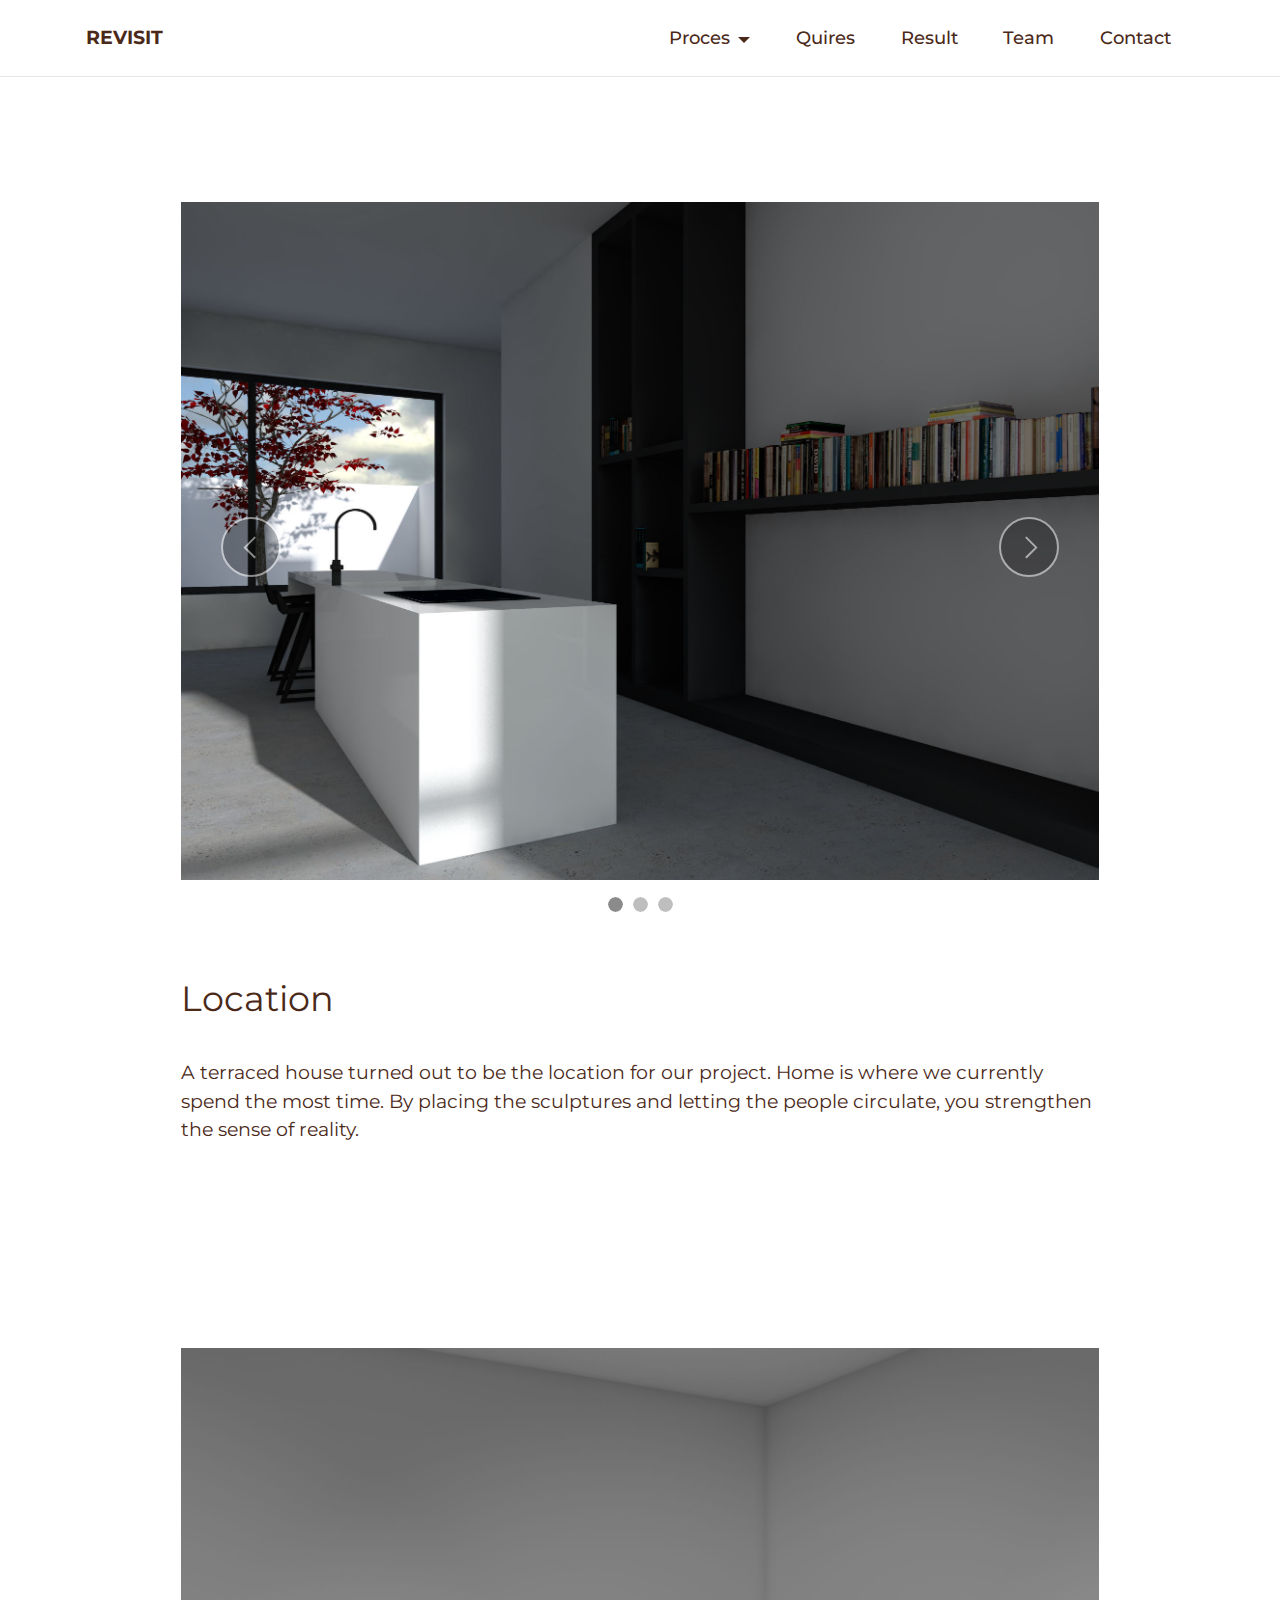
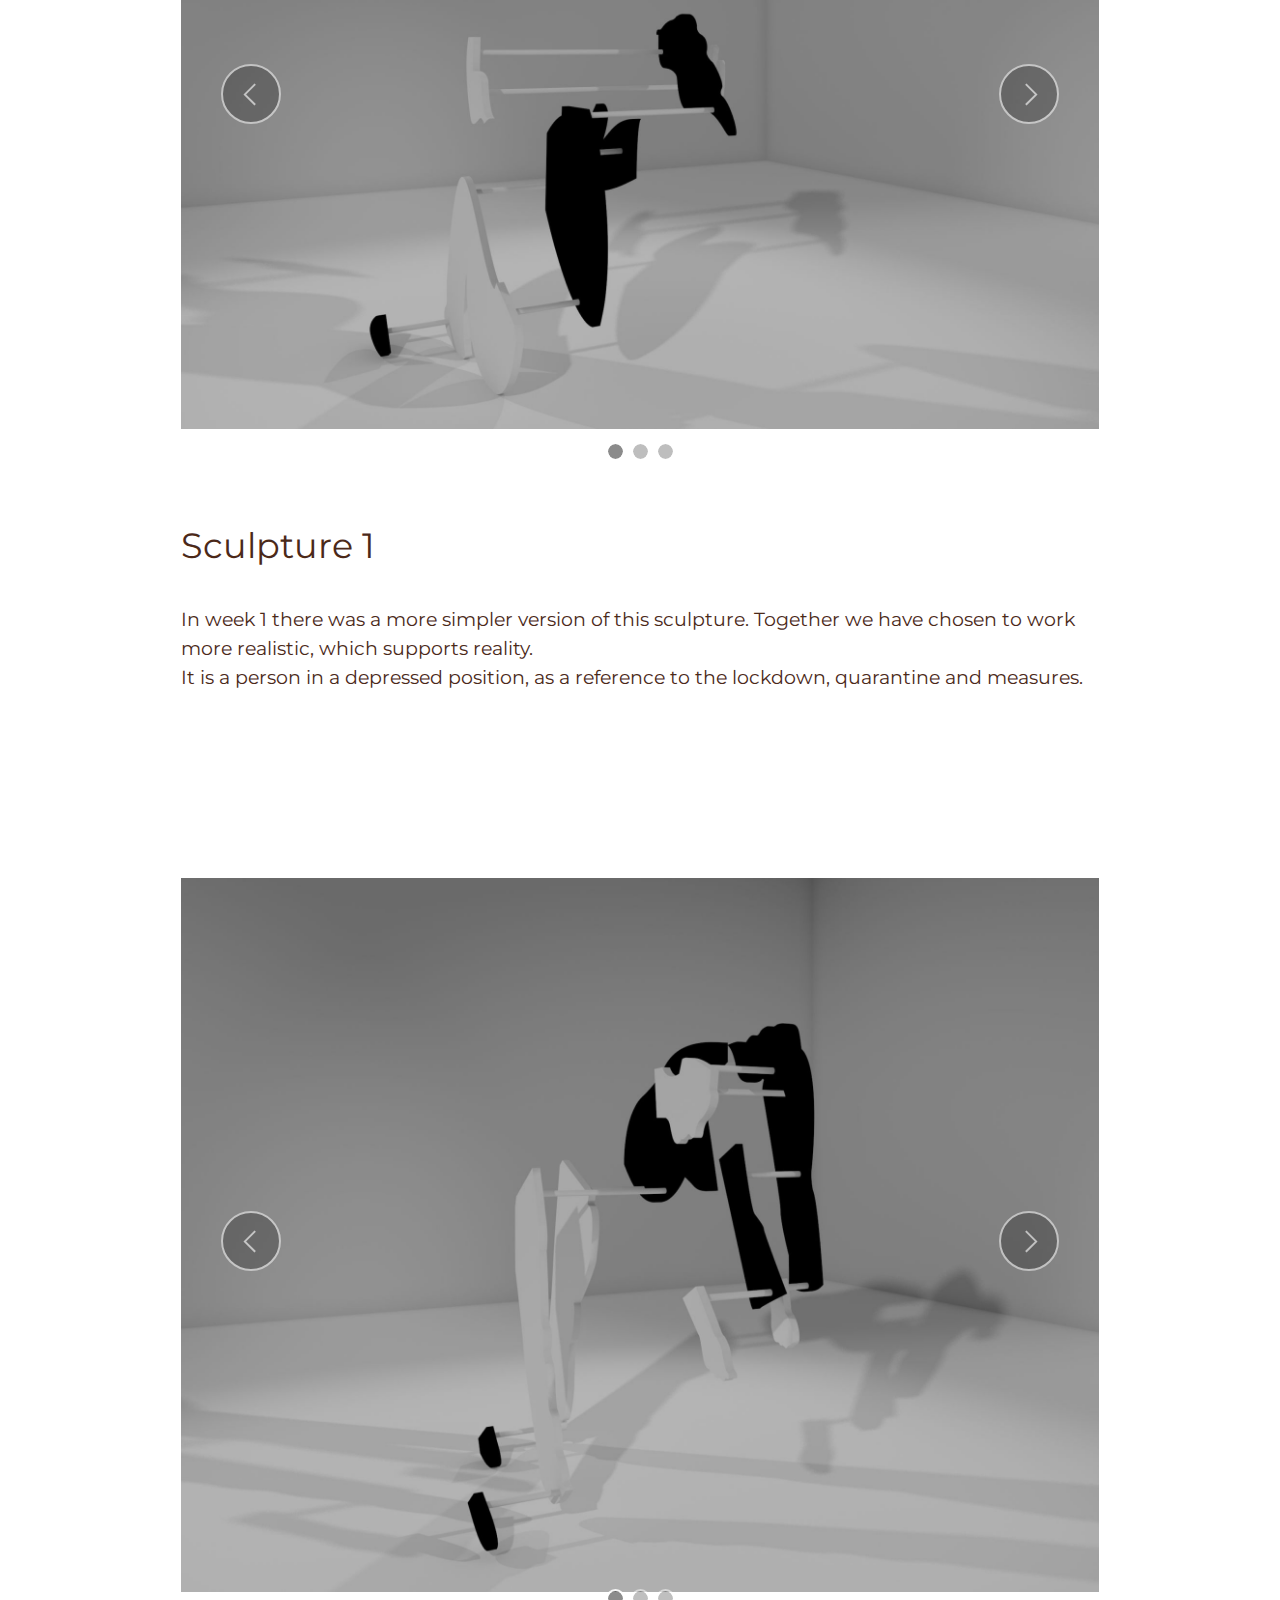
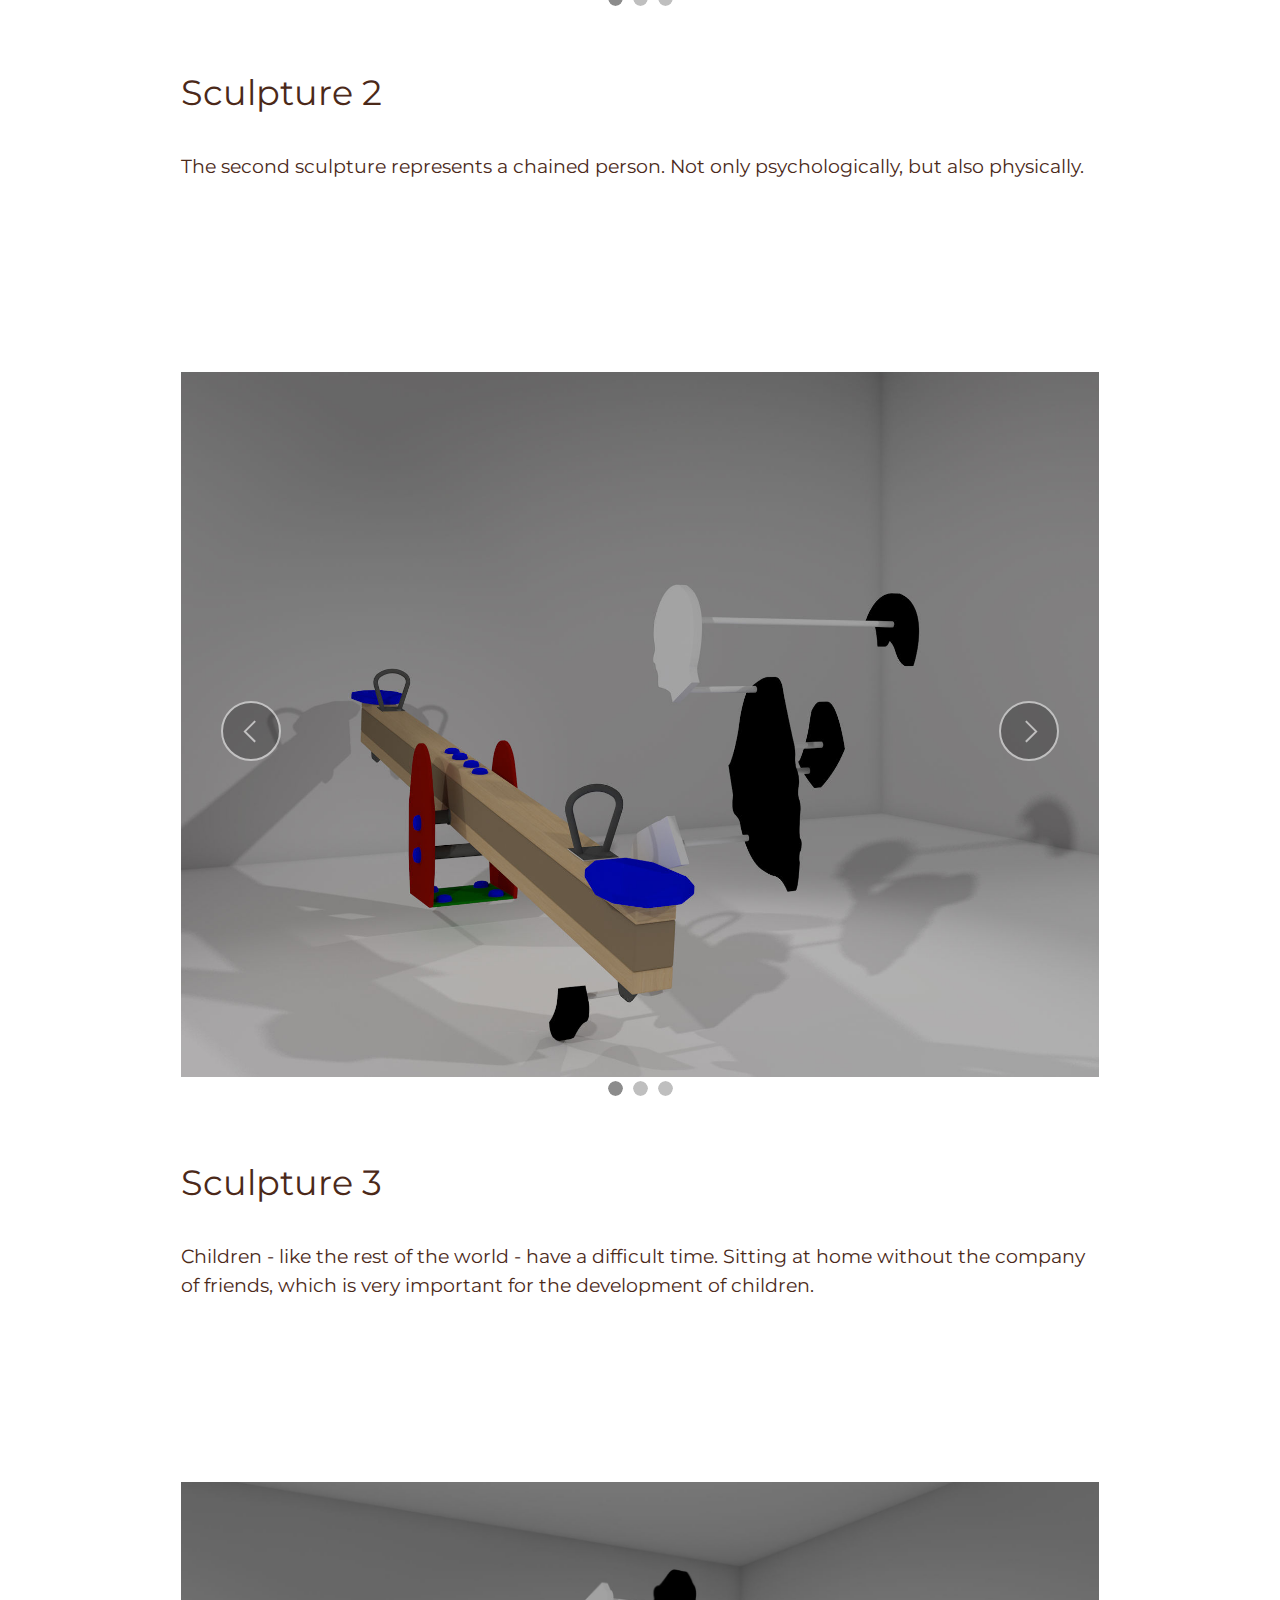
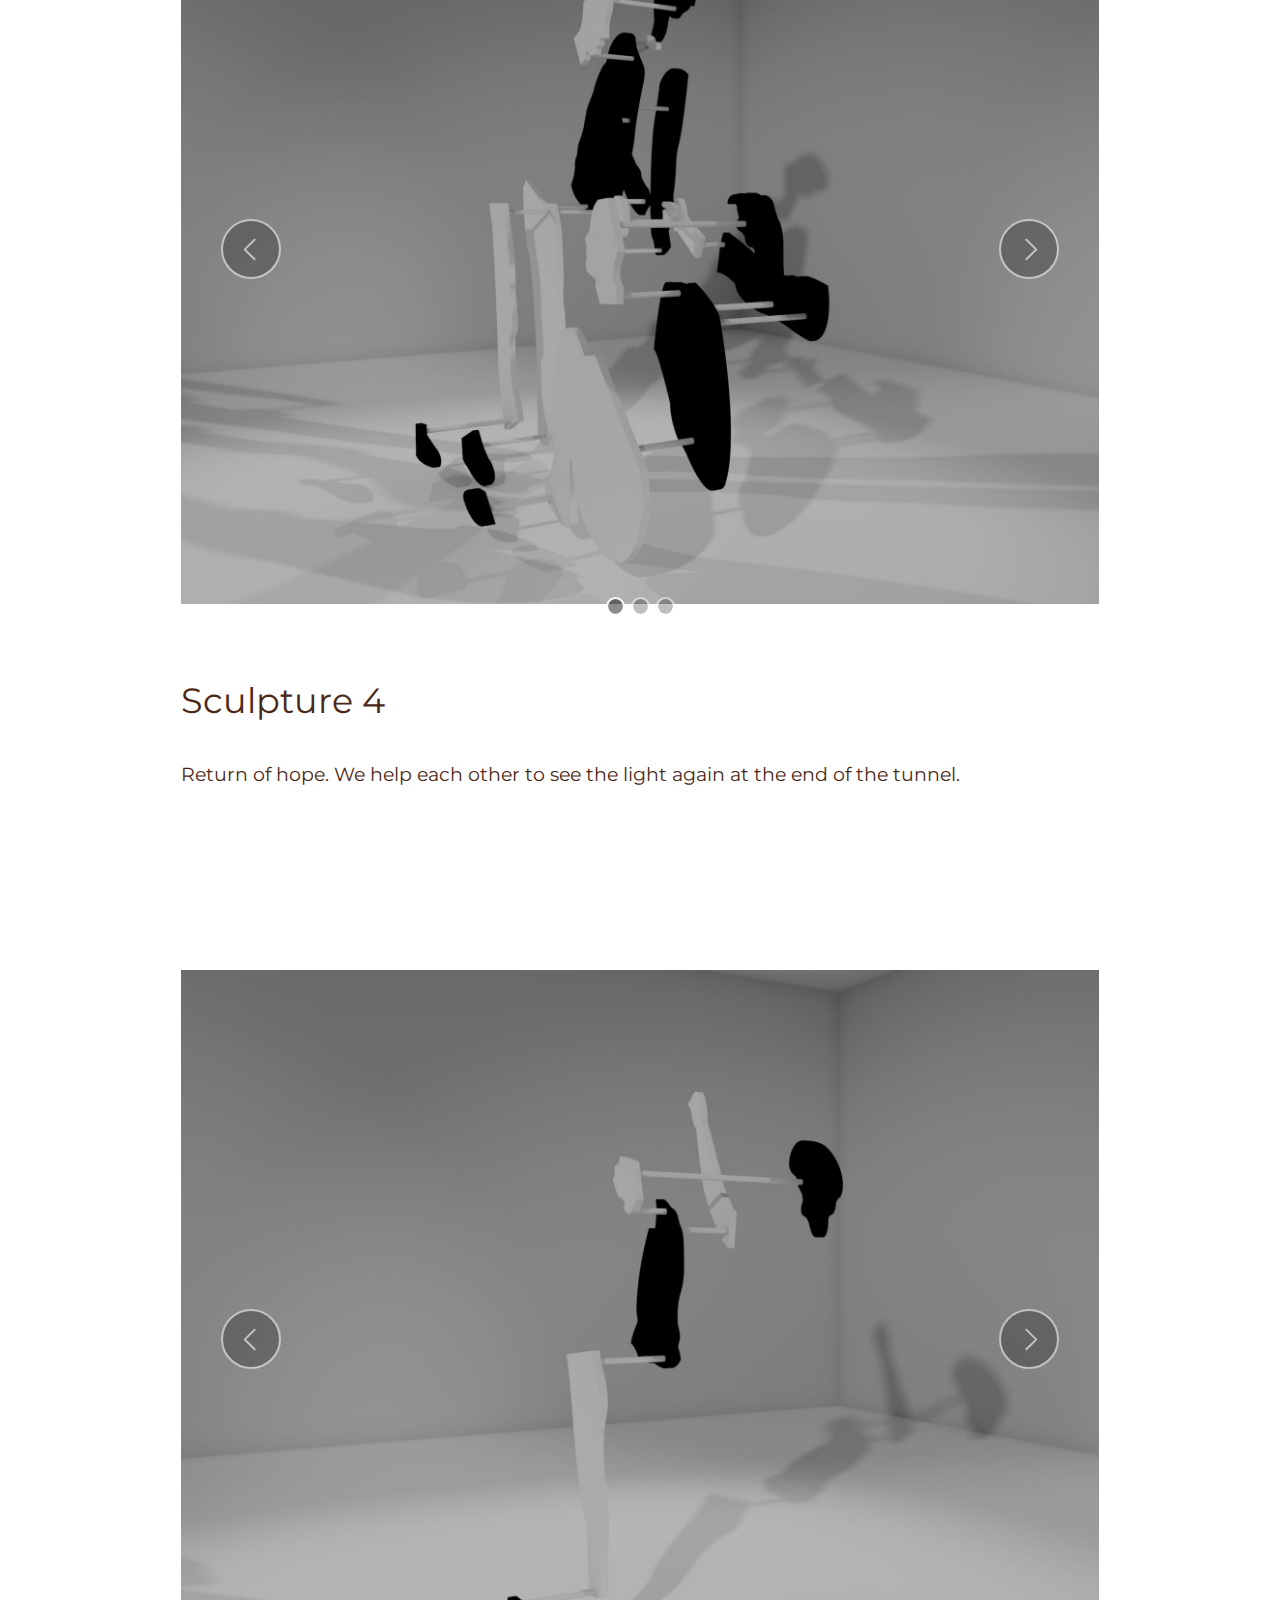
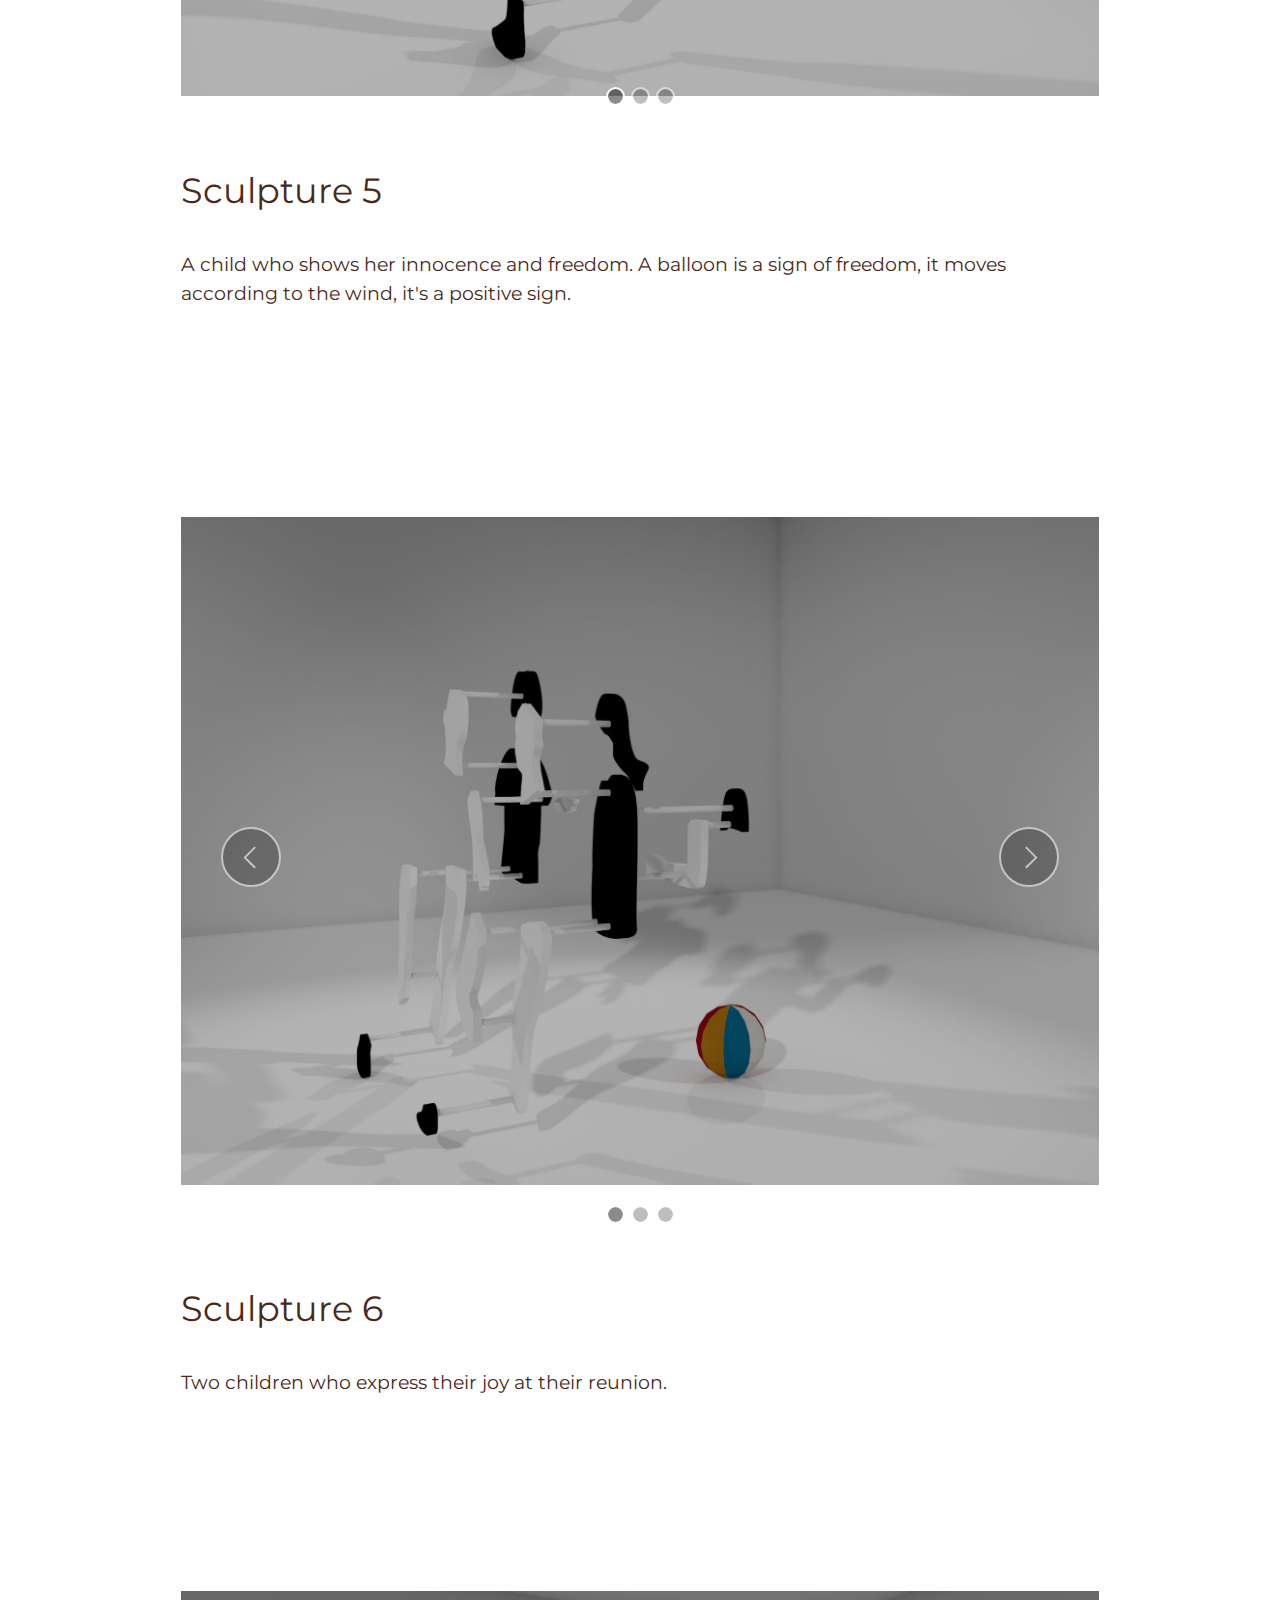
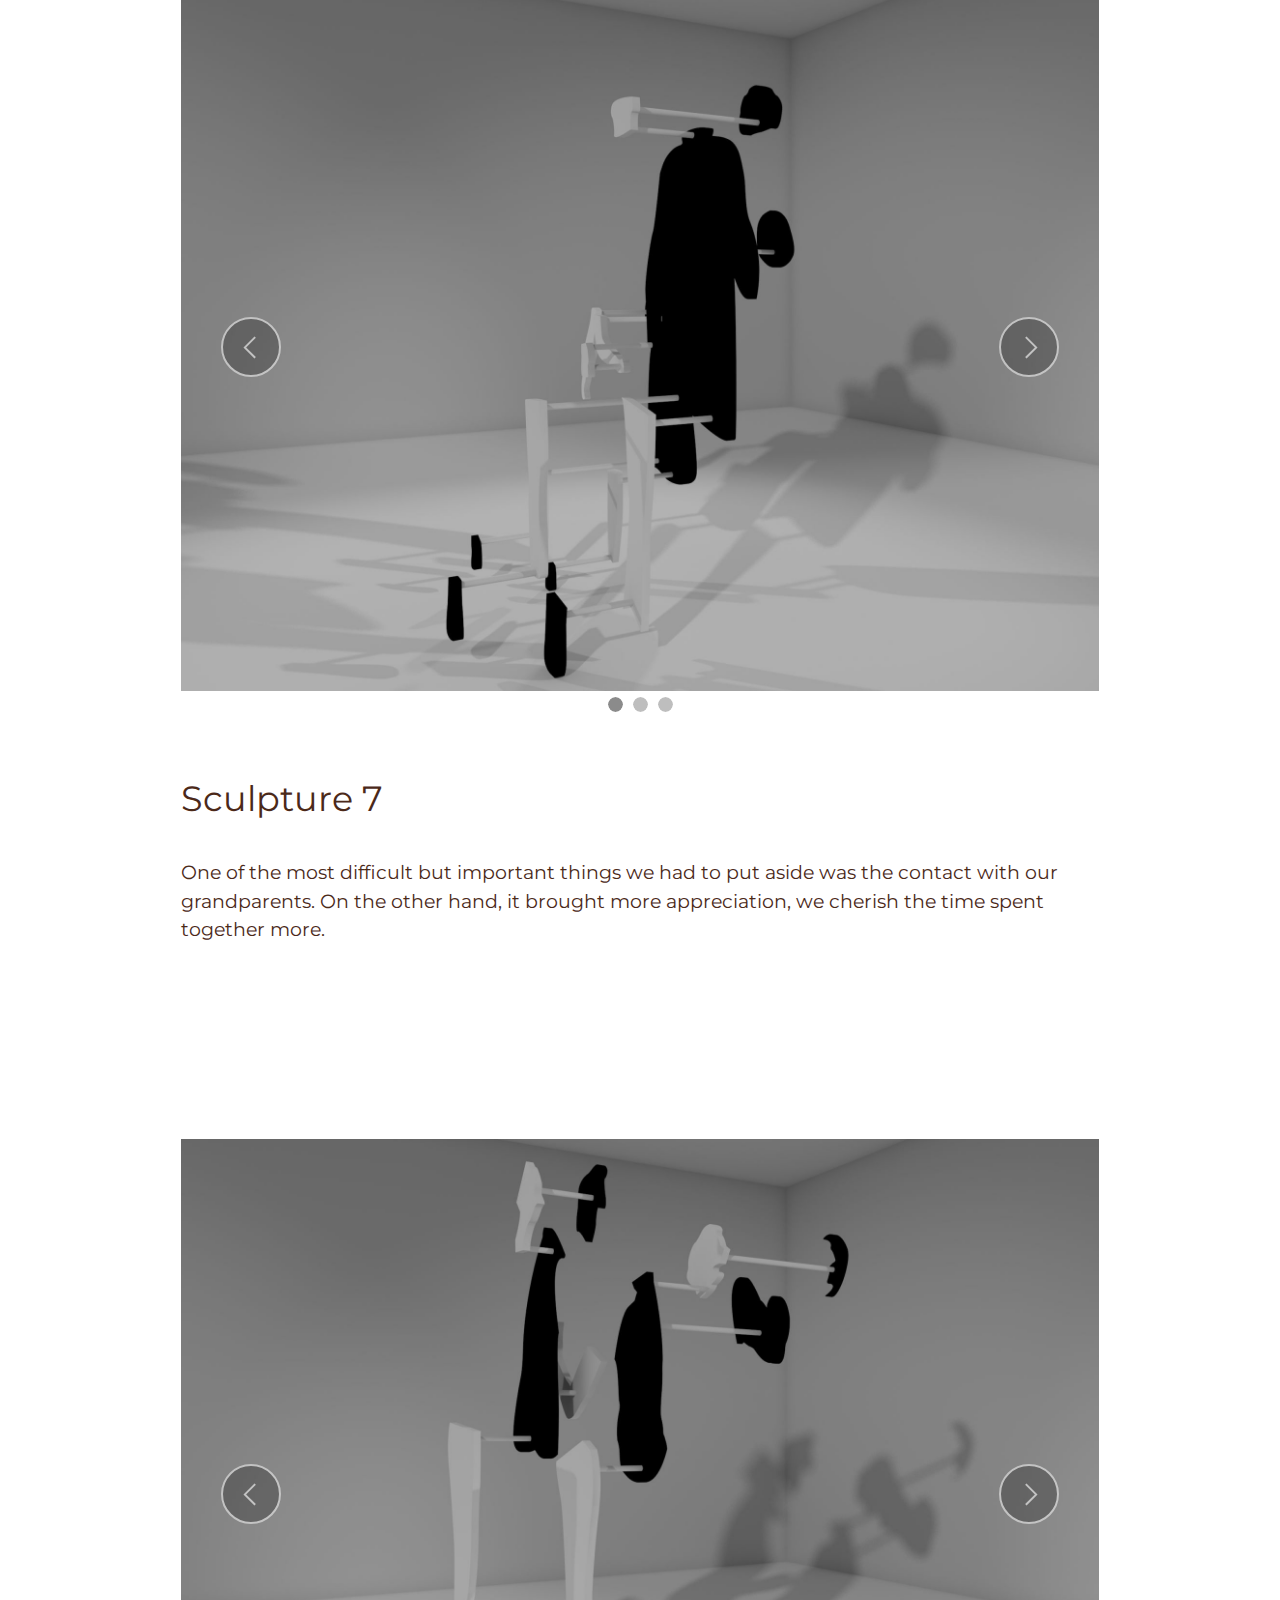
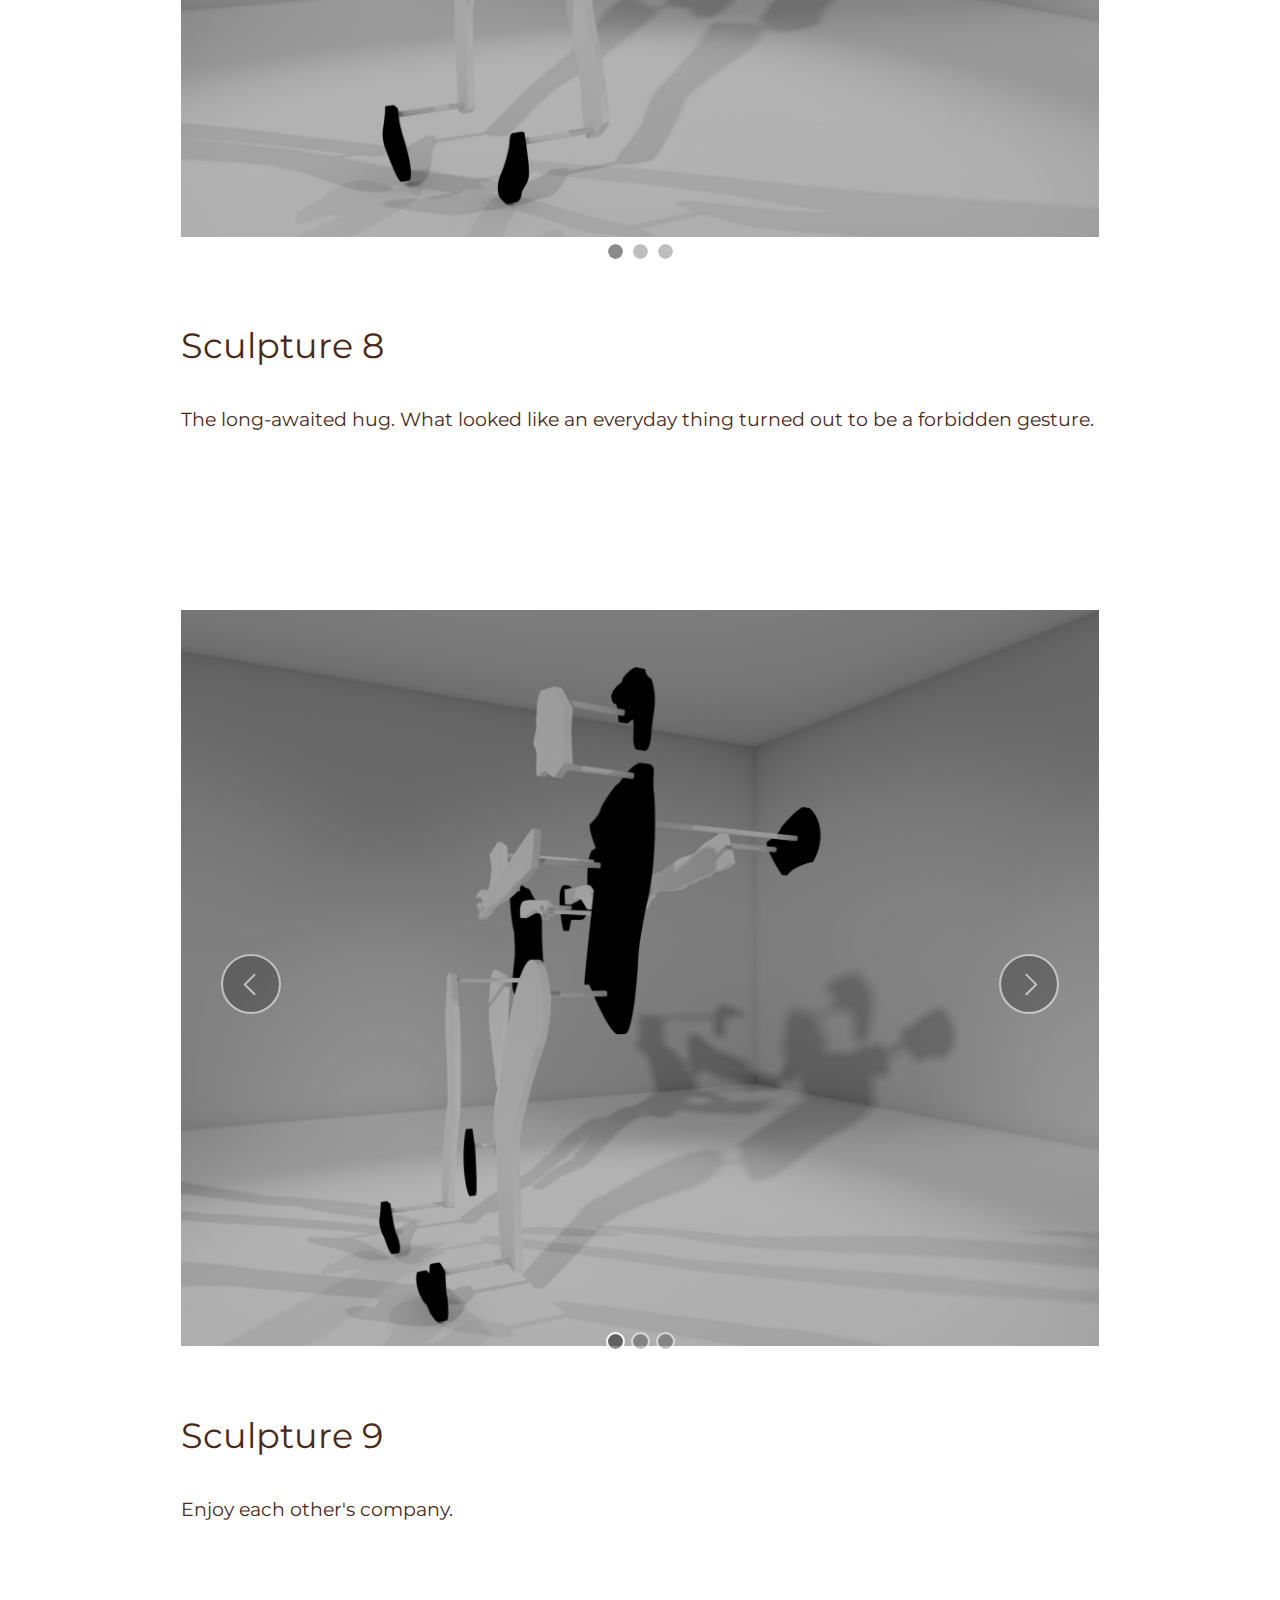
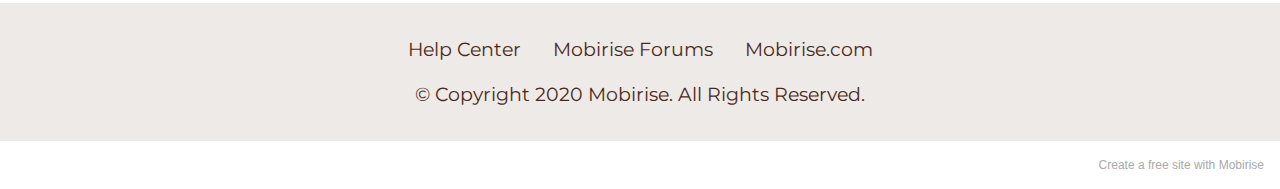
<file: page6.html>
<!DOCTYPE html>
<html  >
<head>
  <!-- Site made with Mobirise Website Builder v5.2.0, https://mobirise.com -->
  <meta charset="UTF-8">
  <meta http-equiv="X-UA-Compatible" content="IE=edge">
  <meta name="generator" content="Mobirise v5.2.0, mobirise.com">
  <meta name="viewport" content="width=device-width, initial-scale=1, minimum-scale=1">
  <link rel="shortcut icon" href="assets/images/logo.png" type="image/x-icon">
  <meta name="description" content="">
  
  
  <title>Week 3</title>
  <link rel="stylesheet" href="assets/web/assets/mobirise-icons2/mobirise2.css">
  <link rel="stylesheet" href="assets/tether/tether.min.css">
  <link rel="stylesheet" href="assets/bootstrap/css/bootstrap.min.css">
  <link rel="stylesheet" href="assets/bootstrap/css/bootstrap-grid.min.css">
  <link rel="stylesheet" href="assets/bootstrap/css/bootstrap-reboot.min.css">
  <link rel="stylesheet" href="assets/dropdown/css/style.css">
  <link rel="stylesheet" href="assets/socicon/css/styles.css">
  <link rel="stylesheet" href="assets/theme/css/style.css">
  <link rel="preload" as="style" href="assets/mobirise/css/mbr-additional.css"><link rel="stylesheet" href="assets/mobirise/css/mbr-additional.css" type="text/css">
  
  
  
  
</head>
<body>
  
  <section class="menu cid-shFduJjYUd" once="menu" id="menu1-3x">
    
    <nav class="navbar navbar-dropdown navbar-expand-lg">
        <div class="container">
            <div class="navbar-brand">
                
                <span class="navbar-caption-wrap"><a class="navbar-caption text-primary display-7" href="index.html">REVISIT</a></span>
            </div>
            <button class="navbar-toggler" type="button" data-toggle="collapse" data-target="#navbarSupportedContent" aria-controls="navbarNavAltMarkup" aria-expanded="false" aria-label="Toggle navigation">
                <div class="hamburger">
                    <span></span>
                    <span></span>
                    <span></span>
                    <span></span>
                </div>
            </button>
            <div class="collapse navbar-collapse" id="navbarSupportedContent">
                <ul class="navbar-nav nav-dropdown nav-right" data-app-modern-menu="true"><li class="nav-item dropdown open"><a class="nav-link link dropdown-toggle text-primary display-4" href="#" data-toggle="dropdown-submenu" aria-expanded="true">Proces</a><div class="dropdown-menu"><a class="dropdown-item text-primary display-4" href="page4.html">Week 1</a><a class="dropdown-item text-primary display-4" href="page5.html" aria-expanded="false">Week 2</a><a class="dropdown-item text-primary display-4" href="page6.html" aria-expanded="false">Week 3</a><a class="dropdown-item text-primary display-4" href="page7.html" aria-expanded="false">Week 4</a><a class="dropdown-item text-primary display-4" href="page8.html" aria-expanded="false">Week 5<br></a><a class="dropdown-item text-primary display-4" href="page9.html" aria-expanded="false">Week 6</a></div></li><li class="nav-item"><a class="nav-link link text-primary display-4" href="page10.html" aria-expanded="true">Quires</a></li><li class="nav-item"><a class="nav-link link text-primary display-4" href="page1.html">Result</a></li><li class="nav-item"><a class="nav-link link text-primary display-4" href="page3.html">Team</a></li>
                    <li class="nav-item"><a class="nav-link link text-primary display-4" href="page2.html">
                            Contact</a></li></ul>
                
                
            </div>
        </div>
    </nav>

</section>

<section class="slider2 cid-shGnZ2XSHK" id="slider2-44">
    

    
    <div class="container">
        <div class="row justify-content-center">
            <div class="col-12 col-md-10">
                <div class="carousel slide" id="slkrt8zzhU" data-interval="5000">
                    
                    <ol class="carousel-indicators">
                        <li data-slide-to="0" class="active" data-target="#slkrt8zzhU"></li>
                        <li data-slide-to="1" data-target="#slkrt8zzhU"></li>
                        <li data-slide-to="2" data-target="#slkrt8zzhU"></li>
                    </ol>
                    <div class="carousel-inner">
                        <div class="carousel-item slider-image item active">
                            <div class="item-wrapper">
                                <img class="d-block w-100" src="assets/images/1-1-1900x1405.jpg">
                                
                            </div>
                        </div>
                        <div class="carousel-item slider-image item">
                            <div class="item-wrapper">
                                <img class="d-block w-100" src="assets/images/2-1900x1405.jpg">
                                
                            </div>
                        </div>
                        <div class="carousel-item slider-image item">
                            <div class="item-wrapper">
                                <img class="d-block w-100" src="assets/images/3-1-1900x1405.jpg">
                                
                            </div>
                        </div>
                    </div>
                    <a class="carousel-control carousel-control-prev" role="button" data-slide="prev" href="#slkrt8zzhU">
                        <span class="mobi-mbri mobi-mbri-arrow-prev" aria-hidden="true"></span>
                        <span class="sr-only">Previous</span>
                    </a>
                    <a class="carousel-control carousel-control-next" role="button" data-slide="next" href="#slkrt8zzhU">
                        <span class="mobi-mbri mobi-mbri-arrow-next" aria-hidden="true"></span>
                        <span class="sr-only">Next</span>
                    </a>
                </div>
            </div>
        </div>
    </div>
</section>

<section class="content5 cid-sh0u2AmwdD" id="content5-2u">
    
    <div class="container">
        <div class="row justify-content-center">
            <div class="col-md-12 col-lg-10">
                
                <h4 class="mbr-section-subtitle mbr-fonts-style mb-4 display-5">
                    Location</h4>
                <p class="mbr-text mbr-fonts-style display-7">
                    A terraced house turned out to be the location for our project. Home is where we currently spend the most time. By placing the sculptures and letting the people circulate, you strengthen the sense of reality.</p>
            </div>
        </div>
    </div>
</section>

<section class="slider2 cid-sh0tVatfOk" id="slider2-2k">
    

    
    <div class="container">
        <div class="row justify-content-center">
            <div class="col-12 col-md-10">
                <div class="carousel slide" id="slkrt8Sumk" data-interval="5000">
                    
                    <ol class="carousel-indicators">
                        <li data-slide-to="0" class="active" data-target="#slkrt8Sumk"></li>
                        <li data-slide-to="1" data-target="#slkrt8Sumk"></li><li data-slide-to="2" data-target="#slkrt8Sumk"></li>
                        
                    </ol>
                    <div class="carousel-inner">
                        
                        <div class="carousel-item slider-image item active">
                            <div class="item-wrapper">
                                <img class="d-block w-100" src="assets/images/1-1-1900x1410.jpg" data-slide-to="1">
                                
                            </div>
                        </div>
                        <div class="carousel-item slider-image item">
                            <div class="item-wrapper">
                                <img class="d-block w-100" src="assets/images/2-1900x1410.jpg" data-slide-to="0">
                                
                            </div>
                        </div><div class="carousel-item slider-image item">
                            <div class="item-wrapper">
                                <img class="d-block w-100" src="assets/images/3-1900x1410.jpg" data-slide-to="0">
                                
                            </div>
                        </div>
                    </div>
                    <a class="carousel-control carousel-control-prev" role="button" data-slide="prev" href="#slkrt8Sumk">
                        <span class="mobi-mbri mobi-mbri-arrow-prev" aria-hidden="true"></span>
                        <span class="sr-only">Previous</span>
                    </a>
                    <a class="carousel-control carousel-control-next" role="button" data-slide="next" href="#slkrt8Sumk">
                        <span class="mobi-mbri mobi-mbri-arrow-next" aria-hidden="true"></span>
                        <span class="sr-only">Next</span>
                    </a>
                </div>
            </div>
        </div>
    </div>
</section>

<section class="content5 cid-sgZoMofPEh" id="content5-20">
    
    <div class="container">
        <div class="row justify-content-center">
            <div class="col-md-12 col-lg-10">
                
                <h4 class="mbr-section-subtitle mbr-fonts-style mb-4 display-5">Sculpture 1</h4>
                <p class="mbr-text mbr-fonts-style display-7">In week 1 there was a more simpler version of this sculpture. Together we have chosen to work more realistic, which supports reality.<br>It is a person in a depressed position, as a reference to the lockdown, quarantine and measures.<br></p>
            </div>
        </div>
    </div>
</section>

<section class="slider2 cid-sh0tVDqAj1" id="slider2-2l">
    

    
    <div class="container">
        <div class="row justify-content-center">
            <div class="col-12 col-md-10">
                <div class="carousel slide" id="slkrt9gBrQ" data-interval="5000">
                    
                    <ol class="carousel-indicators">
                        <li data-slide-to="0" class="active" data-target="#slkrt9gBrQ"></li>
                        <li data-slide-to="1" data-target="#slkrt9gBrQ"></li><li data-slide-to="2" data-target="#slkrt9gBrQ"></li>
                        
                    </ol>
                    <div class="carousel-inner">
                        <div class="carousel-item slider-image item active">
                            <div class="item-wrapper">
                                <img class="d-block w-100" src="assets/images/4-1-1900x1478.jpg">
                                
                            </div>
                        </div>
                        
                        <div class="carousel-item slider-image item">
                            <div class="item-wrapper">
                                <img class="d-block w-100" src="assets/images/5-1900x1478.jpg">
                                
                            </div>
                        </div><div class="carousel-item slider-image item">
                            <div class="item-wrapper">
                                <img class="d-block w-100" src="assets/images/6-1900x1478.jpg">
                                
                            </div>
                        </div>
                    </div>
                    <a class="carousel-control carousel-control-prev" role="button" data-slide="prev" href="#slkrt9gBrQ">
                        <span class="mobi-mbri mobi-mbri-arrow-prev" aria-hidden="true"></span>
                        <span class="sr-only">Previous</span>
                    </a>
                    <a class="carousel-control carousel-control-next" role="button" data-slide="next" href="#slkrt9gBrQ">
                        <span class="mobi-mbri mobi-mbri-arrow-next" aria-hidden="true"></span>
                        <span class="sr-only">Next</span>
                    </a>
                </div>
            </div>
        </div>
    </div>
</section>

<section class="content5 cid-sh0u8UYgkN" id="content5-32">
    
    <div class="container">
        <div class="row justify-content-center">
            <div class="col-md-12 col-lg-10">
                
                <h4 class="mbr-section-subtitle mbr-fonts-style mb-4 display-5">Sculpture 2</h4>
                <p class="mbr-text mbr-fonts-style display-7">The second sculpture represents a chained person. Not only psychologically, but also physically.</p>
            </div>
        </div>
    </div>
</section>

<section class="slider2 cid-sh0tXqFQrY" id="slider2-2m">
    

    
    <div class="container">
        <div class="row justify-content-center">
            <div class="col-12 col-md-10">
                <div class="carousel slide" id="slkrt9Ai8w" data-interval="5000">
                    
                    <ol class="carousel-indicators">
                        <li data-slide-to="0" class="active" data-target="#slkrt9Ai8w"></li>
                        <li data-slide-to="1" data-target="#slkrt9Ai8w"></li><li data-slide-to="2" data-target="#slkrt9Ai8w"></li>
                        
                    </ol>
                    <div class="carousel-inner">
                        <div class="carousel-item slider-image item active">
                            <div class="item-wrapper">
                                <img class="d-block w-100" src="assets/images/7-1-1806x1387.jpg">
                                
                            </div>
                        </div>
                        
                        <div class="carousel-item slider-image item">
                            <div class="item-wrapper">
                                <img class="d-block w-100" src="assets/images/8-1806x1387.jpg">
                                
                            </div>
                        </div><div class="carousel-item slider-image item">
                            <div class="item-wrapper">
                                <img class="d-block w-100" src="assets/images/9-1806x1387.jpg">
                                
                            </div>
                        </div>
                    </div>
                    <a class="carousel-control carousel-control-prev" role="button" data-slide="prev" href="#slkrt9Ai8w">
                        <span class="mobi-mbri mobi-mbri-arrow-prev" aria-hidden="true"></span>
                        <span class="sr-only">Previous</span>
                    </a>
                    <a class="carousel-control carousel-control-next" role="button" data-slide="next" href="#slkrt9Ai8w">
                        <span class="mobi-mbri mobi-mbri-arrow-next" aria-hidden="true"></span>
                        <span class="sr-only">Next</span>
                    </a>
                </div>
            </div>
        </div>
    </div>
</section>

<section class="content5 cid-sh0u7Dyt2H" id="content5-30">
    
    <div class="container">
        <div class="row justify-content-center">
            <div class="col-md-12 col-lg-10">
                
                <h4 class="mbr-section-subtitle mbr-fonts-style mb-4 display-5">Sculpture 3</h4>
                <p class="mbr-text mbr-fonts-style display-7">Children - like the rest of the world - have a difficult time. Sitting at home without the company of friends, which is very important for the development of children.</p>
            </div>
        </div>
    </div>
</section>

<section class="slider2 cid-sh0tYa6syB" id="slider2-2n">
    

    
    <div class="container">
        <div class="row justify-content-center">
            <div class="col-12 col-md-10">
                <div class="carousel slide" id="slkrt9UOMp" data-interval="5000">
                    
                    <ol class="carousel-indicators">
                        <li data-slide-to="0" class="active" data-target="#slkrt9UOMp"></li>
                        <li data-slide-to="1" data-target="#slkrt9UOMp"></li><li data-slide-to="2" data-target="#slkrt9UOMp"></li>
                        
                    </ol>
                    <div class="carousel-inner">
                        <div class="carousel-item slider-image item active">
                            <div class="item-wrapper">
                                <img class="d-block w-100" src="assets/images/10-1-1900x1494.jpg">
                                
                            </div>
                        </div>
                        
                        <div class="carousel-item slider-image item">
                            <div class="item-wrapper">
                                <img class="d-block w-100" src="assets/images/11-1900x1494.jpg">
                                
                            </div>
                        </div><div class="carousel-item slider-image item">
                            <div class="item-wrapper">
                                <img class="d-block w-100" src="assets/images/12-1900x1494.jpg">
                                
                            </div>
                        </div>
                    </div>
                    <a class="carousel-control carousel-control-prev" role="button" data-slide="prev" href="#slkrt9UOMp">
                        <span class="mobi-mbri mobi-mbri-arrow-prev" aria-hidden="true"></span>
                        <span class="sr-only">Previous</span>
                    </a>
                    <a class="carousel-control carousel-control-next" role="button" data-slide="next" href="#slkrt9UOMp">
                        <span class="mobi-mbri mobi-mbri-arrow-next" aria-hidden="true"></span>
                        <span class="sr-only">Next</span>
                    </a>
                </div>
            </div>
        </div>
    </div>
</section>

<section class="content5 cid-sh0u82qXIW" id="content5-31">
    
    <div class="container">
        <div class="row justify-content-center">
            <div class="col-md-12 col-lg-10">
                
                <h4 class="mbr-section-subtitle mbr-fonts-style mb-4 display-5">Sculpture 4</h4>
                <p class="mbr-text mbr-fonts-style display-7">Return of hope. We help each other to see the light again at the end of the tunnel.<br></p>
            </div>
        </div>
    </div>
</section>

<section class="slider2 cid-sh0tYBMmJG" id="slider2-2o">
    

    
    <div class="container">
        <div class="row justify-content-center">
            <div class="col-12 col-md-10">
                <div class="carousel slide" id="slkrtafT5r" data-interval="5000">
                    
                    <ol class="carousel-indicators">
                        <li data-slide-to="0" class="active" data-target="#slkrtafT5r"></li>
                        <li data-slide-to="1" data-target="#slkrtafT5r"></li><li data-slide-to="2" data-target="#slkrtafT5r"></li>
                        
                    </ol>
                    <div class="carousel-inner">
                        <div class="carousel-item slider-image item active">
                            <div class="item-wrapper">
                                <img class="d-block w-100" src="assets/images/13-1-1900x1502.jpg">
                                
                            </div>
                        </div>
                        
                        <div class="carousel-item slider-image item">
                            <div class="item-wrapper">
                                <img class="d-block w-100" src="assets/images/14-1900x1502.jpg">
                                
                            </div>
                        </div><div class="carousel-item slider-image item">
                            <div class="item-wrapper">
                                <img class="d-block w-100" src="assets/images/15-1900x1502.jpg">
                                
                            </div>
                        </div>
                    </div>
                    <a class="carousel-control carousel-control-prev" role="button" data-slide="prev" href="#slkrtafT5r">
                        <span class="mobi-mbri mobi-mbri-arrow-prev" aria-hidden="true"></span>
                        <span class="sr-only">Previous</span>
                    </a>
                    <a class="carousel-control carousel-control-next" role="button" data-slide="next" href="#slkrtafT5r">
                        <span class="mobi-mbri mobi-mbri-arrow-next" aria-hidden="true"></span>
                        <span class="sr-only">Next</span>
                    </a>
                </div>
            </div>
        </div>
    </div>
</section>

<section class="content5 cid-sh0u6Pb8rr" id="content5-2z">
    
    <div class="container">
        <div class="row justify-content-center">
            <div class="col-md-12 col-lg-10">
                
                <h4 class="mbr-section-subtitle mbr-fonts-style mb-4 display-5">Sculpture 5</h4>
                <p class="mbr-text mbr-fonts-style display-7">
                    A child who shows her innocence and freedom. A balloon is a sign of freedom, it moves according to the wind, it's a positive sign.</p>
            </div>
        </div>
    </div>
</section>

<section class="slider2 cid-sh0tZ3Jc2k" id="slider2-2p">
    

    
    <div class="container">
        <div class="row justify-content-center">
            <div class="col-12 col-md-10">
                <div class="carousel slide" id="slkrtaFNXL" data-interval="5000">
                    
                    <ol class="carousel-indicators">
                        <li data-slide-to="0" class="active" data-target="#slkrtaFNXL"></li>
                        <li data-slide-to="1" data-target="#slkrtaFNXL"></li><li data-slide-to="2" data-target="#slkrtaFNXL"></li>
                        
                    </ol>
                    <div class="carousel-inner">
                        <div class="carousel-item slider-image item active">
                            <div class="item-wrapper">
                                <img class="d-block w-100" src="assets/images/16-1-1900x1383.jpg">
                                
                            </div>
                        </div>
                        
                        <div class="carousel-item slider-image item">
                            <div class="item-wrapper">
                                <img class="d-block w-100" src="assets/images/17-1900x1383.jpg">
                                
                            </div>
                        </div><div class="carousel-item slider-image item">
                            <div class="item-wrapper">
                                <img class="d-block w-100" src="assets/images/18-1900x1383.jpg">
                                
                            </div>
                        </div>
                    </div>
                    <a class="carousel-control carousel-control-prev" role="button" data-slide="prev" href="#slkrtaFNXL">
                        <span class="mobi-mbri mobi-mbri-arrow-prev" aria-hidden="true"></span>
                        <span class="sr-only">Previous</span>
                    </a>
                    <a class="carousel-control carousel-control-next" role="button" data-slide="next" href="#slkrtaFNXL">
                        <span class="mobi-mbri mobi-mbri-arrow-next" aria-hidden="true"></span>
                        <span class="sr-only">Next</span>
                    </a>
                </div>
            </div>
        </div>
    </div>
</section>

<section class="content5 cid-sh0u5SRyKQ" id="content5-2y">
    
    <div class="container">
        <div class="row justify-content-center">
            <div class="col-md-12 col-lg-10">
                
                <h4 class="mbr-section-subtitle mbr-fonts-style mb-4 display-5">Sculpture 6</h4>
                <p class="mbr-text mbr-fonts-style display-7">Two children who express their joy at their reunion.</p>
            </div>
        </div>
    </div>
</section>

<section class="slider2 cid-sh0tZtnep2" id="slider2-2q">
    

    
    <div class="container">
        <div class="row justify-content-center">
            <div class="col-12 col-md-10">
                <div class="carousel slide" id="slkrtaZ0bu" data-interval="5000">
                    
                    <ol class="carousel-indicators">
                        <li data-slide-to="0" class="active" data-target="#slkrtaZ0bu"></li>
                        <li data-slide-to="1" data-target="#slkrtaZ0bu"></li><li data-slide-to="2" data-target="#slkrtaZ0bu"></li>
                        
                    </ol>
                    <div class="carousel-inner">
                        <div class="carousel-item slider-image item active">
                            <div class="item-wrapper">
                                <img class="d-block w-100" src="assets/images/19-1-1900x1448.jpg">
                                
                            </div>
                        </div>
                        
                        <div class="carousel-item slider-image item">
                            <div class="item-wrapper">
                                <img class="d-block w-100" src="assets/images/20-1900x1448.jpg">
                                
                            </div>
                        </div><div class="carousel-item slider-image item">
                            <div class="item-wrapper">
                                <img class="d-block w-100" src="assets/images/21-1900x1448.jpg">
                                
                            </div>
                        </div>
                    </div>
                    <a class="carousel-control carousel-control-prev" role="button" data-slide="prev" href="#slkrtaZ0bu">
                        <span class="mobi-mbri mobi-mbri-arrow-prev" aria-hidden="true"></span>
                        <span class="sr-only">Previous</span>
                    </a>
                    <a class="carousel-control carousel-control-next" role="button" data-slide="next" href="#slkrtaZ0bu">
                        <span class="mobi-mbri mobi-mbri-arrow-next" aria-hidden="true"></span>
                        <span class="sr-only">Next</span>
                    </a>
                </div>
            </div>
        </div>
    </div>
</section>

<section class="content5 cid-sh0u5303gp" id="content5-2x">
    
    <div class="container">
        <div class="row justify-content-center">
            <div class="col-md-12 col-lg-10">
                
                <h4 class="mbr-section-subtitle mbr-fonts-style mb-4 display-5">Sculpture 7</h4>
                <p class="mbr-text mbr-fonts-style display-7">One of the most difficult but important things we had to put aside was the contact with our grandparents. On the other hand, it brought more appreciation, we cherish the time spent together more.<br></p>
            </div>
        </div>
    </div>
</section>

<section class="slider2 cid-sh0tZSa1HW" id="slider2-2r">
    

    
    <div class="container">
        <div class="row justify-content-center">
            <div class="col-12 col-md-10">
                <div class="carousel slide" id="slkrtbk1DR" data-interval="5000">
                    
                    <ol class="carousel-indicators">
                        <li data-slide-to="0" class="active" data-target="#slkrtbk1DR"></li>
                        <li data-slide-to="1" data-target="#slkrtbk1DR"></li><li data-slide-to="2" data-target="#slkrtbk1DR"></li>
                        
                    </ol>
                    <div class="carousel-inner">
                        <div class="carousel-item slider-image item active">
                            <div class="item-wrapper">
                                <img class="d-block w-100" src="assets/images/22-1-1900x1446.jpg">
                                
                            </div>
                        </div>
                        <div class="carousel-item slider-image item">
                            <div class="item-wrapper">
                                <img class="d-block w-100" src="assets/images/23-1900x1446.jpg">
                                
                            </div>
                        </div><div class="carousel-item slider-image item">
                            <div class="item-wrapper">
                                <img class="d-block w-100" src="assets/images/24-1900x1446.jpg">
                                
                            </div>
                        </div>
                        
                    </div>
                    <a class="carousel-control carousel-control-prev" role="button" data-slide="prev" href="#slkrtbk1DR">
                        <span class="mobi-mbri mobi-mbri-arrow-prev" aria-hidden="true"></span>
                        <span class="sr-only">Previous</span>
                    </a>
                    <a class="carousel-control carousel-control-next" role="button" data-slide="next" href="#slkrtbk1DR">
                        <span class="mobi-mbri mobi-mbri-arrow-next" aria-hidden="true"></span>
                        <span class="sr-only">Next</span>
                    </a>
                </div>
            </div>
        </div>
    </div>
</section>

<section class="content5 cid-sh0u3SaLsq" id="content5-2w">
    
    <div class="container">
        <div class="row justify-content-center">
            <div class="col-md-12 col-lg-10">
                
                <h4 class="mbr-section-subtitle mbr-fonts-style mb-4 display-5">Sculpture 8</h4>
                <p class="mbr-text mbr-fonts-style display-7">The long-awaited hug. What looked like an everyday thing turned out to be a forbidden gesture.</p>
            </div>
        </div>
    </div>
</section>

<section class="slider2 cid-sh0u0jcAVu" id="slider2-2s">
    

    
    <div class="container">
        <div class="row justify-content-center">
            <div class="col-12 col-md-10">
                <div class="carousel slide" id="slkrtbGCqJ" data-interval="5000">
                    
                    <ol class="carousel-indicators">
                        <li data-slide-to="0" class="active" data-target="#slkrtbGCqJ"></li>
                        <li data-slide-to="1" data-target="#slkrtbGCqJ"></li><li data-slide-to="2" data-target="#slkrtbGCqJ"></li>
                        
                    </ol>
                    <div class="carousel-inner">
                        <div class="carousel-item slider-image item active">
                            <div class="item-wrapper">
                                <img class="d-block w-100" src="assets/images/25-1-1900x1523.jpg">
                                
                            </div>
                        </div>
                        <div class="carousel-item slider-image item">
                            <div class="item-wrapper">
                                <img class="d-block w-100" src="assets/images/26-1900x1523.jpg">
                                
                            </div>
                        </div><div class="carousel-item slider-image item">
                            <div class="item-wrapper">
                                <img class="d-block w-100" src="assets/images/27-1900x1523.jpg">
                                
                            </div>
                        </div>
                        
                    </div>
                    <a class="carousel-control carousel-control-prev" role="button" data-slide="prev" href="#slkrtbGCqJ">
                        <span class="mobi-mbri mobi-mbri-arrow-prev" aria-hidden="true"></span>
                        <span class="sr-only">Previous</span>
                    </a>
                    <a class="carousel-control carousel-control-next" role="button" data-slide="next" href="#slkrtbGCqJ">
                        <span class="mobi-mbri mobi-mbri-arrow-next" aria-hidden="true"></span>
                        <span class="sr-only">Next</span>
                    </a>
                </div>
            </div>
        </div>
    </div>
</section>

<section class="content5 cid-sh0u2TU3ND" id="content5-2v">
    
    <div class="container">
        <div class="row justify-content-center">
            <div class="col-md-12 col-lg-10">
                
                <h4 class="mbr-section-subtitle mbr-fonts-style mb-4 display-5">Sculpture 9</h4>
                <p class="mbr-text mbr-fonts-style display-7">
                    Enjoy each other's company.</p>
            </div>
        </div>
    </div>
</section>

<section class="footer3 cid-s48P1Icc8J" once="footers" id="footer3-1j">

    

    

    <div class="container">
        <div class="media-container-row align-center mbr-white">
            <div class="row row-links">
                <ul class="foot-menu">
                    
                    
                    
                    
                    
                <li class="foot-menu-item mbr-fonts-style display-7"><a href="https://mobirise.com/help/" class="text-primary">Help Center</a></li><li class="foot-menu-item mbr-fonts-style display-7"><a href="http://forums.mobirise.com/" class="text-primary">Mobirise Forums</a></li><li class="foot-menu-item mbr-fonts-style display-7"><a href="https://mobirise.com/" class="text-primary">Mobirise.com</a></li></ul>
            </div>
            
            <div class="row row-copirayt">
                <p class="mbr-text mb-0 mbr-fonts-style mbr-white align-center display-7">
                    © Copyright 2020 Mobirise. All Rights Reserved.
                </p>
            </div>
        </div>
    </div>
</section><section style="background-color: #fff; font-family: -apple-system, BlinkMacSystemFont, 'Segoe UI', 'Roboto', 'Helvetica Neue', Arial, sans-serif; color:#aaa; font-size:12px; padding: 0; align-items: center; display: flex;"><a href="https://mobirise.site/m" style="flex: 1 1; height: 3rem; padding-left: 1rem;"></a><p style="flex: 0 0 auto; margin:0; padding-right:1rem;">Create a free site with <a href="https://mobirise.site/z" style="color:#aaa;">Mobirise</a></p></section><script src="assets/web/assets/jquery/jquery.min.js"></script>  <script src="assets/popper/popper.min.js"></script>  <script src="assets/tether/tether.min.js"></script>  <script src="assets/bootstrap/js/bootstrap.min.js"></script>  <script src="assets/smoothscroll/smooth-scroll.js"></script>  <script src="assets/dropdown/js/nav-dropdown.js"></script>  <script src="assets/dropdown/js/navbar-dropdown.js"></script>  <script src="assets/touchswipe/jquery.touch-swipe.min.js"></script>  <script src="assets/theme/js/script.js"></script>  
  
  
</body>
</html>
</file>
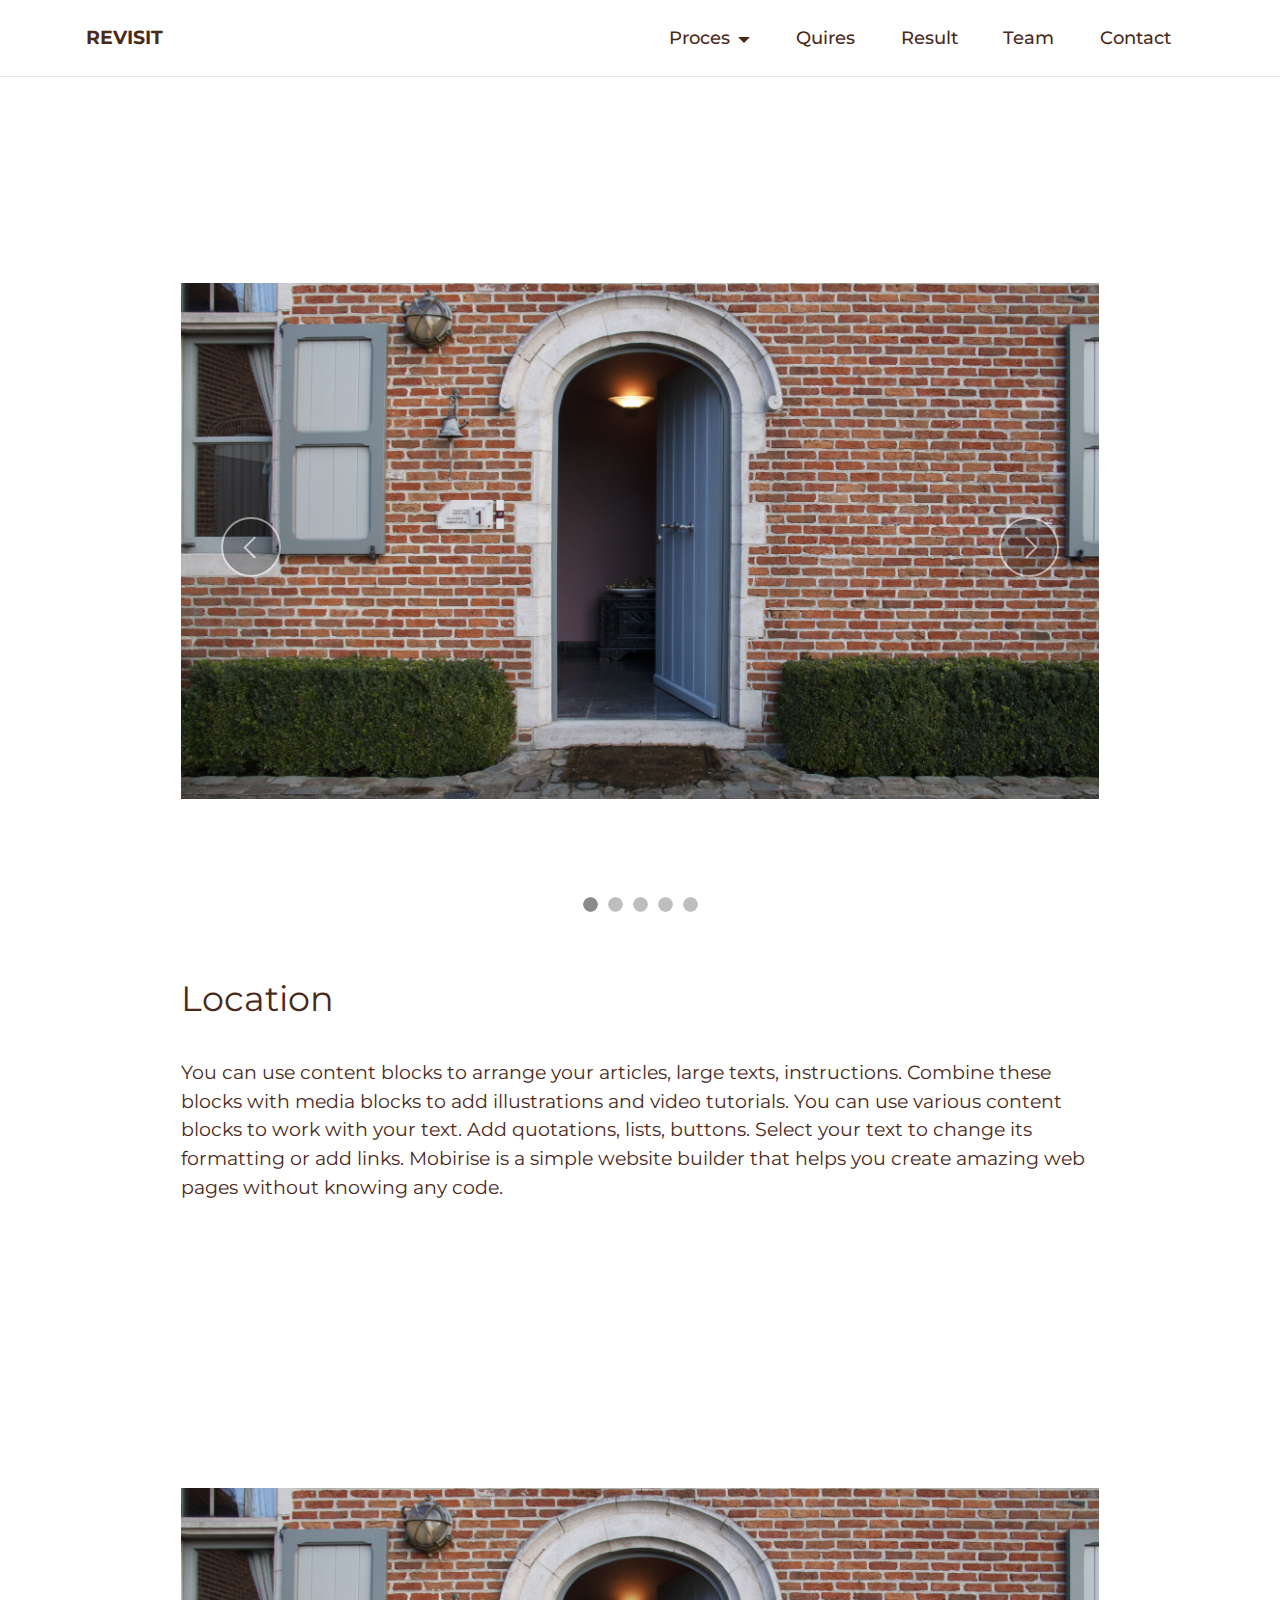
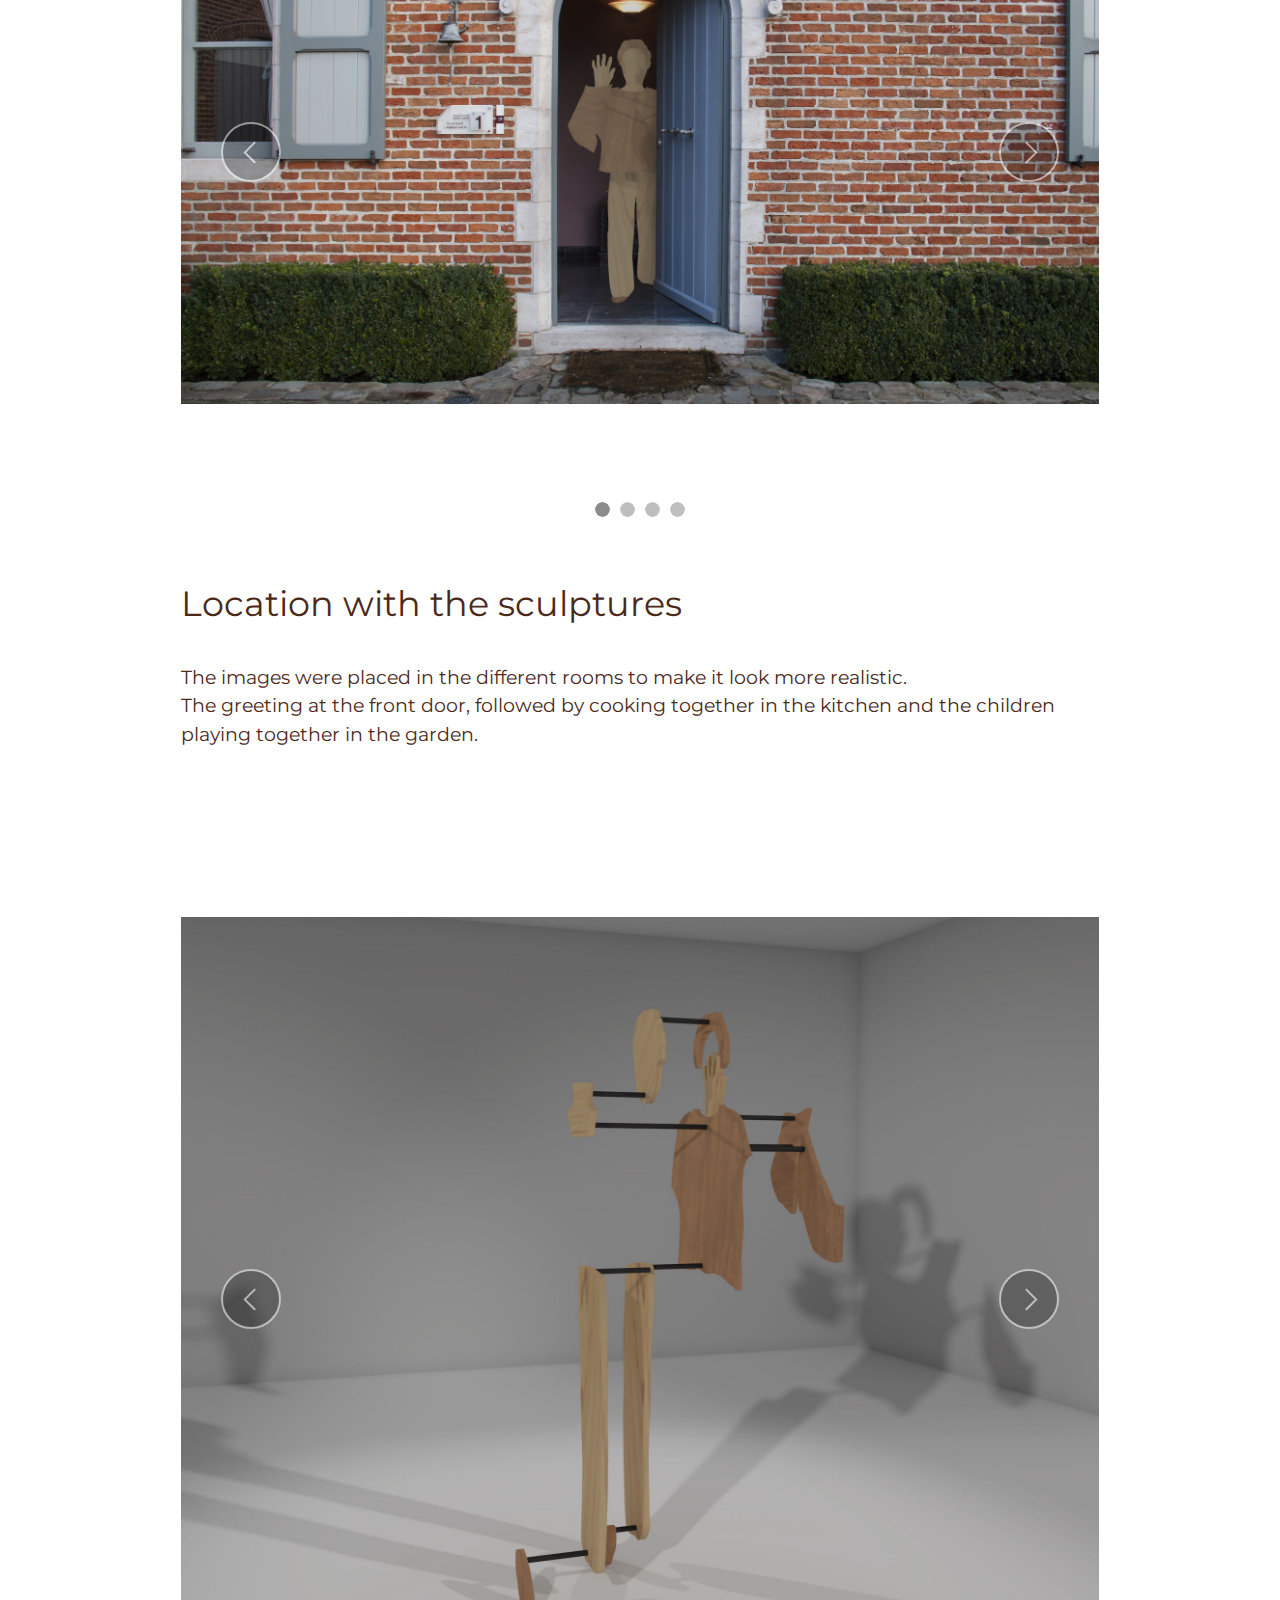
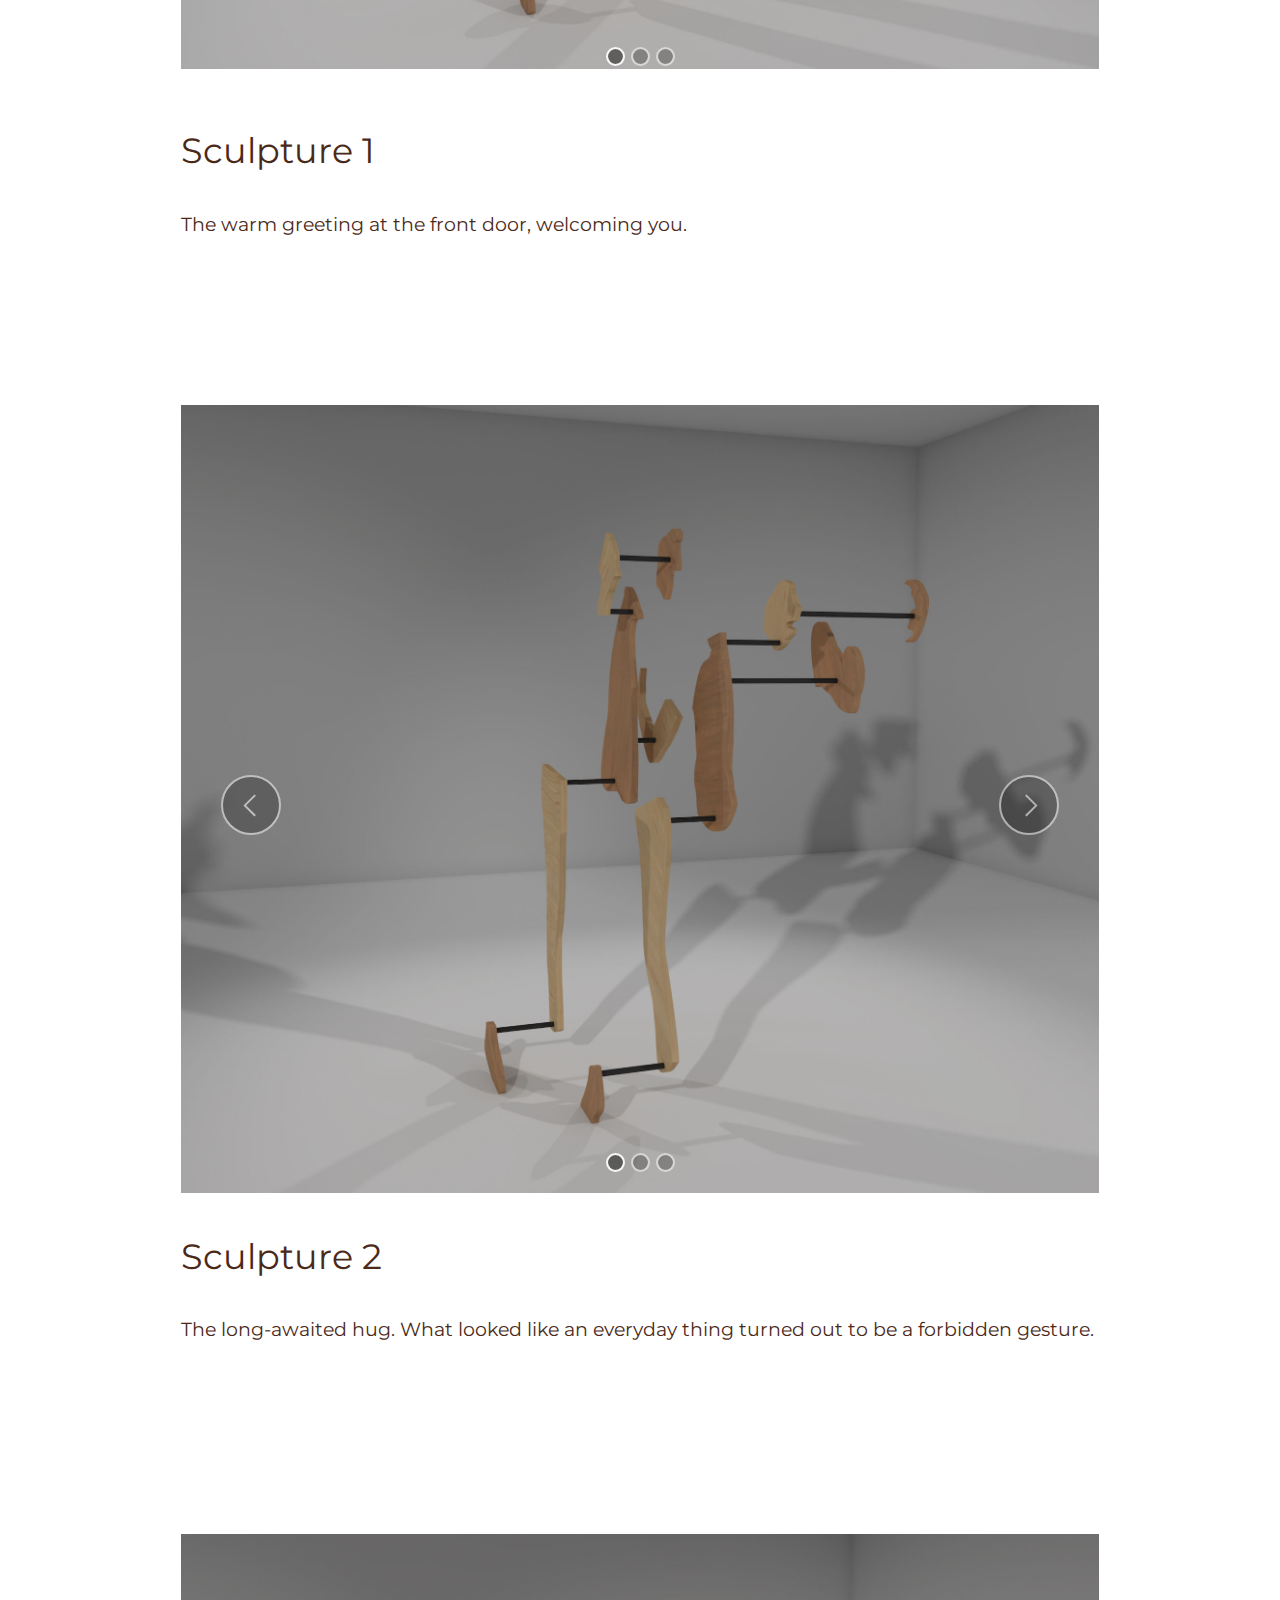
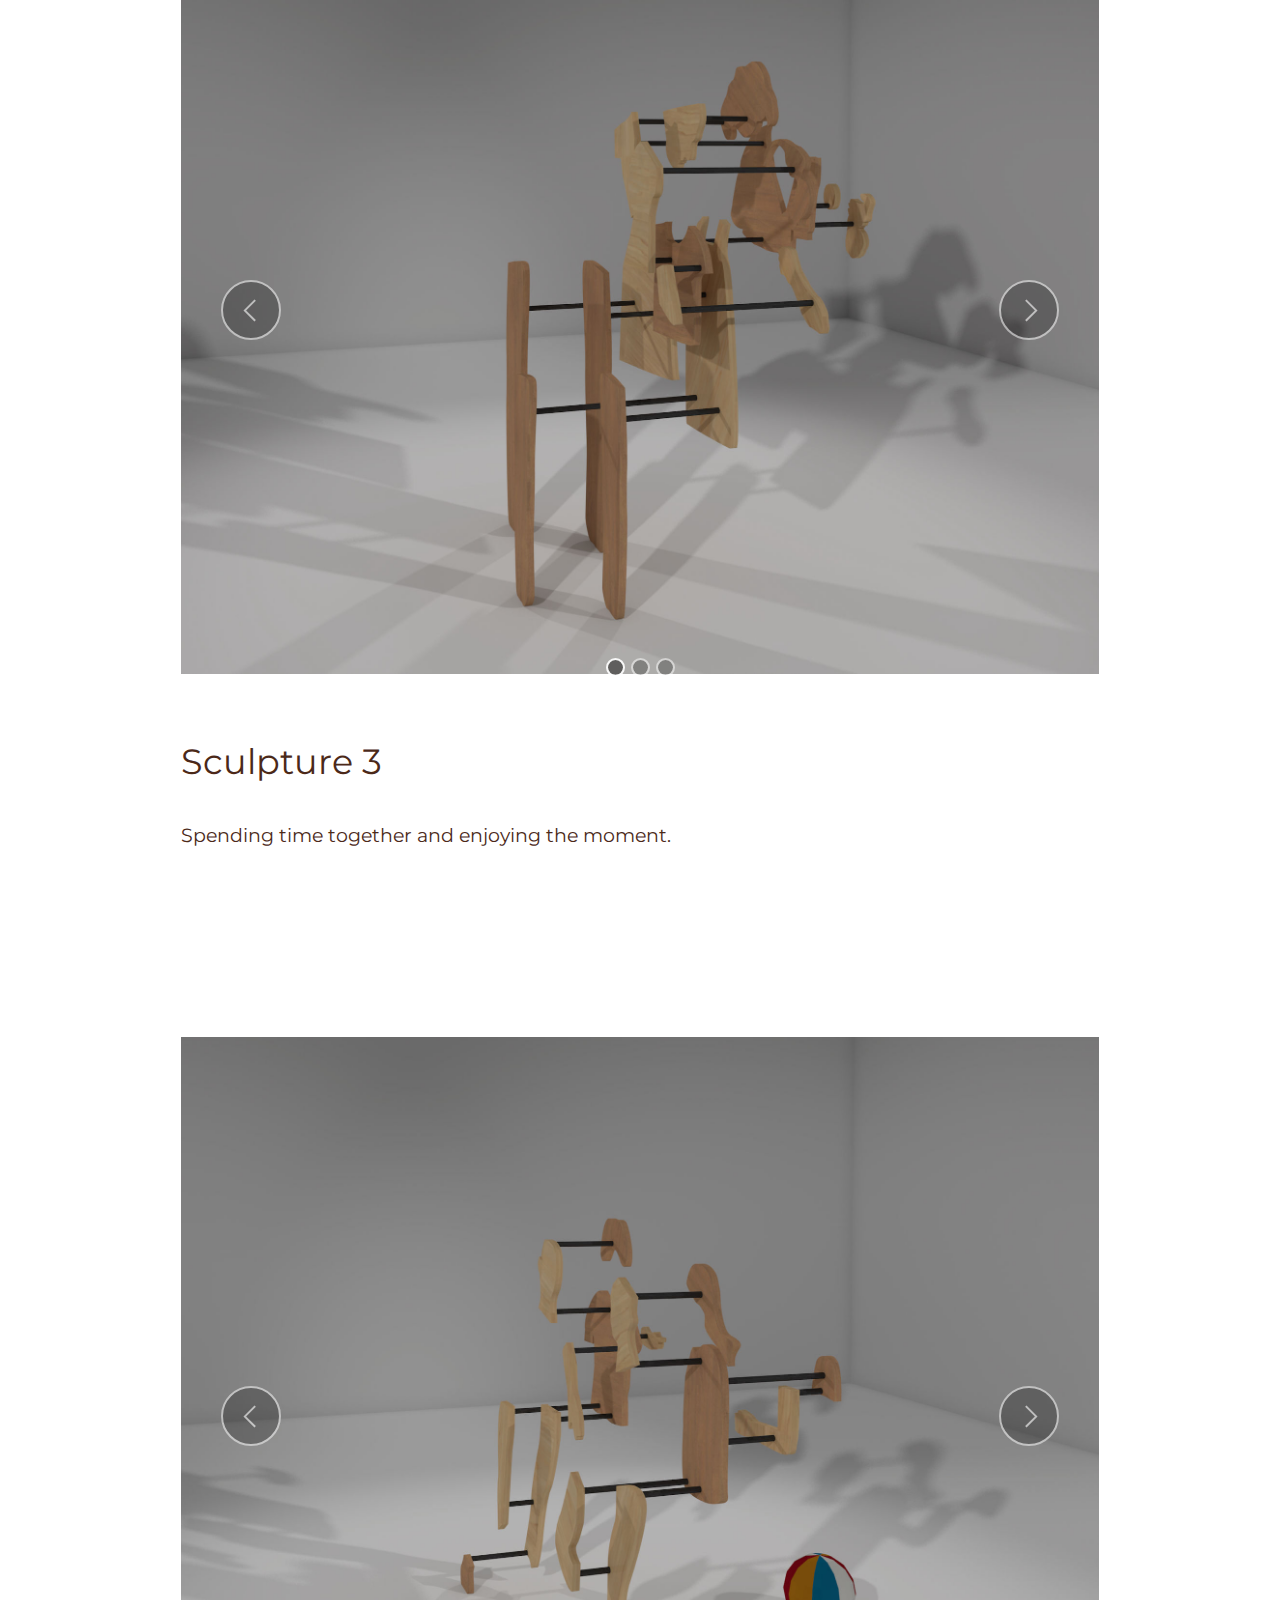
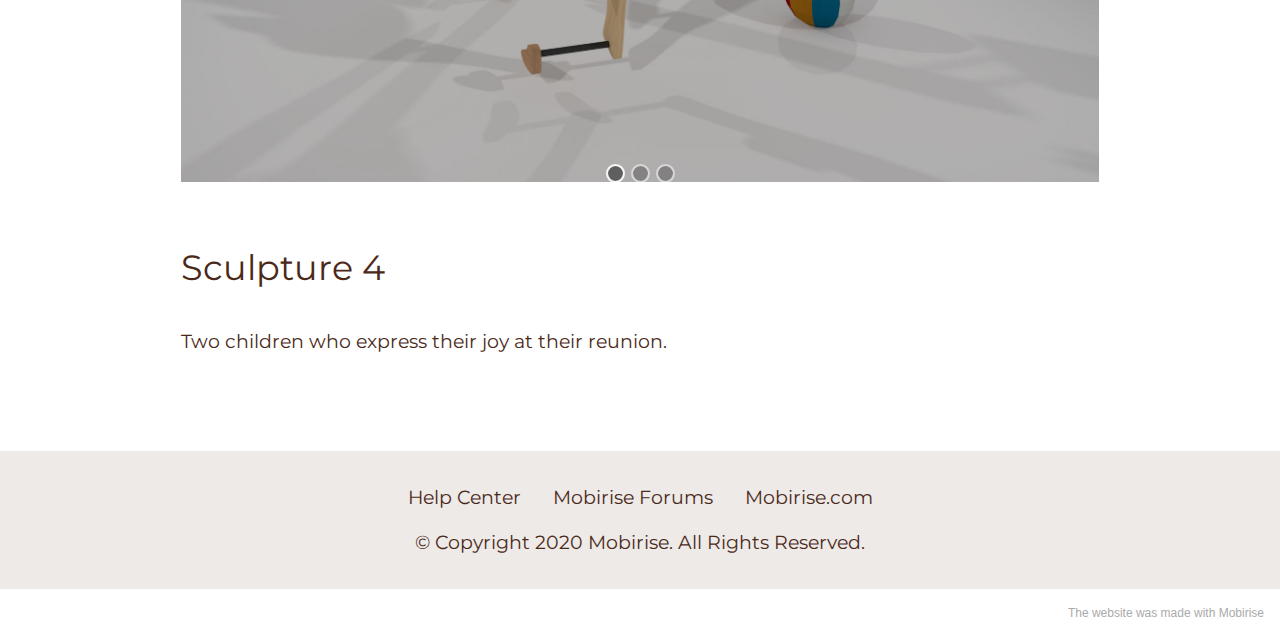
<file: page7.html>
<!DOCTYPE html>
<html  >
<head>
  <!-- Site made with Mobirise Website Builder v5.2.0, https://mobirise.com -->
  <meta charset="UTF-8">
  <meta http-equiv="X-UA-Compatible" content="IE=edge">
  <meta name="generator" content="Mobirise v5.2.0, mobirise.com">
  <meta name="viewport" content="width=device-width, initial-scale=1, minimum-scale=1">
  <link rel="shortcut icon" href="assets/images/logo.png" type="image/x-icon">
  <meta name="description" content="">
  
  
  <title>Week 4</title>
  <link rel="stylesheet" href="assets/web/assets/mobirise-icons2/mobirise2.css">
  <link rel="stylesheet" href="assets/tether/tether.min.css">
  <link rel="stylesheet" href="assets/bootstrap/css/bootstrap.min.css">
  <link rel="stylesheet" href="assets/bootstrap/css/bootstrap-grid.min.css">
  <link rel="stylesheet" href="assets/bootstrap/css/bootstrap-reboot.min.css">
  <link rel="stylesheet" href="assets/dropdown/css/style.css">
  <link rel="stylesheet" href="assets/socicon/css/styles.css">
  <link rel="stylesheet" href="assets/theme/css/style.css">
  <link rel="preload" as="style" href="assets/mobirise/css/mbr-additional.css"><link rel="stylesheet" href="assets/mobirise/css/mbr-additional.css" type="text/css">
  
  
  
  
</head>
<body>
  
  <section class="menu cid-shFdxbeOQV" once="menu" id="menu1-3y">
    
    <nav class="navbar navbar-dropdown navbar-expand-lg">
        <div class="container">
            <div class="navbar-brand">
                
                <span class="navbar-caption-wrap"><a class="navbar-caption text-primary display-7" href="index.html">REVISIT</a></span>
            </div>
            <button class="navbar-toggler" type="button" data-toggle="collapse" data-target="#navbarSupportedContent" aria-controls="navbarNavAltMarkup" aria-expanded="false" aria-label="Toggle navigation">
                <div class="hamburger">
                    <span></span>
                    <span></span>
                    <span></span>
                    <span></span>
                </div>
            </button>
            <div class="collapse navbar-collapse" id="navbarSupportedContent">
                <ul class="navbar-nav nav-dropdown nav-right" data-app-modern-menu="true"><li class="nav-item dropdown open"><a class="nav-link link dropdown-toggle text-primary display-4" href="#" data-toggle="dropdown-submenu" aria-expanded="true">Proces</a><div class="dropdown-menu"><a class="dropdown-item text-primary display-4" href="page4.html">Week 1</a><a class="dropdown-item text-primary display-4" href="page5.html" aria-expanded="false">Week 2</a><a class="dropdown-item text-primary display-4" href="page6.html" aria-expanded="false">Week 3</a><a class="dropdown-item text-primary display-4" href="page7.html" aria-expanded="false">Week 4</a><a class="dropdown-item text-primary display-4" href="page8.html" aria-expanded="false">Week 5<br></a><a class="dropdown-item text-primary display-4" href="page9.html" aria-expanded="false">Week 6</a></div></li><li class="nav-item"><a class="nav-link link text-primary display-4" href="page10.html" aria-expanded="true">Quires</a></li><li class="nav-item"><a class="nav-link link text-primary display-4" href="page1.html">Result</a></li><li class="nav-item"><a class="nav-link link text-primary display-4" href="page3.html">Team</a></li>
                    <li class="nav-item"><a class="nav-link link text-primary display-4" href="page2.html">
                            Contact</a></li></ul>
                
                
            </div>
        </div>
    </nav>

</section>

<section class="slider2 cid-si6ltvJ8CI" id="slider2-4o">
    

    
    <div class="container">
        <div class="row justify-content-center">
            <div class="col-12 col-md-10">
                <div class="carousel slide" id="slkrtiGmMW" data-interval="5000">
                    
                    <ol class="carousel-indicators">
                        <li data-slide-to="0" class="active" data-target="#slkrtiGmMW"></li>
                        <li data-slide-to="1" data-target="#slkrtiGmMW"></li>
                        <li data-slide-to="2" data-target="#slkrtiGmMW"></li><li data-slide-to="3" data-target="#slkrtiGmMW"></li><li data-slide-to="4" data-target="#slkrtiGmMW"></li>
                    </ol>
                    <div class="carousel-inner">
                        <div class="carousel-item slider-image item active">
                            <div class="item-wrapper">
                                <img class="d-block w-100" src="assets/images/1.2-1900x1069.jpg">
                                
                            </div>
                        </div>
                        
                        <div class="carousel-item slider-image item">
                            <div class="item-wrapper">
                                <img class="d-block w-100" src="assets/images/2.2-1900x1069.jpg">
                                
                            </div>
                        </div><div class="carousel-item slider-image item">
                            <div class="item-wrapper">
                                <img class="d-block w-100" src="assets/images/3.2-1900x1069.jpg">
                                
                            </div>
                        </div><div class="carousel-item slider-image item">
                            <div class="item-wrapper">
                                <img class="d-block w-100" src="assets/images/4.2-1900x1069.jpg">
                                
                            </div>
                        </div><div class="carousel-item slider-image item">
                            <div class="item-wrapper">
                                <img class="d-block w-100" src="assets/images/img-530-1536x2048.jpg">
                                
                            </div>
                        </div>
                    </div>
                    <a class="carousel-control carousel-control-prev" role="button" data-slide="prev" href="#slkrtiGmMW">
                        <span class="mobi-mbri mobi-mbri-arrow-prev" aria-hidden="true"></span>
                        <span class="sr-only">Previous</span>
                    </a>
                    <a class="carousel-control carousel-control-next" role="button" data-slide="next" href="#slkrtiGmMW">
                        <span class="mobi-mbri mobi-mbri-arrow-next" aria-hidden="true"></span>
                        <span class="sr-only">Next</span>
                    </a>
                </div>
            </div>
        </div>
    </div>
</section>

<section class="content5 cid-siLIFzDLKg" id="content5-4t">
    
    <div class="container">
        <div class="row justify-content-center">
            <div class="col-md-12 col-lg-10">
                
                <h4 class="mbr-section-subtitle mbr-fonts-style mb-4 display-5">
                    Location</h4>
                <p class="mbr-text mbr-fonts-style display-7">
                    You can use content blocks to arrange your articles, large texts, instructions. Combine these blocks with media blocks to add illustrations and video tutorials. You can use various content blocks to work with your text. Add quotations, lists, buttons. Select your text to change its formatting or add links. Mobirise is a simple website builder that helps you create amazing web pages without knowing any code.</p>
            </div>
        </div>
    </div>
</section>

<section class="slider2 cid-siLIDs55O3" id="slider2-4s">
    

    
    <div class="container">
        <div class="row justify-content-center">
            <div class="col-12 col-md-10">
                <div class="carousel slide" id="slkrtjnA91" data-interval="5000">
                    
                    <ol class="carousel-indicators">
                        <li data-slide-to="0" class="active" data-target="#slkrtjnA91"></li>
                        <li data-slide-to="1" data-target="#slkrtjnA91"></li>
                        <li data-slide-to="2" data-target="#slkrtjnA91"></li><li data-slide-to="3" data-target="#slkrtjnA91"></li>
                    </ol>
                    <div class="carousel-inner">
                        <div class="carousel-item slider-image item active">
                            <div class="item-wrapper">
                                <img class="d-block w-100" src="assets/images/1-1900x1069.jpg">
                                
                            </div>
                        </div>
                        <div class="carousel-item slider-image item">
                            <div class="item-wrapper">
                                <img class="d-block w-100" src="assets/images/2-1900x1069.jpg">
                                
                            </div>
                        </div>
                        <div class="carousel-item slider-image item">
                            <div class="item-wrapper">
                                <img class="d-block w-100" src="assets/images/3-1900x1069.jpg">
                                
                            </div>
                        </div><div class="carousel-item slider-image item">
                            <div class="item-wrapper">
                                <img class="d-block w-100" src="assets/images/4-1900x1069.jpg">
                                
                            </div>
                        </div>
                    </div>
                    <a class="carousel-control carousel-control-prev" role="button" data-slide="prev" href="#slkrtjnA91">
                        <span class="mobi-mbri mobi-mbri-arrow-prev" aria-hidden="true"></span>
                        <span class="sr-only">Previous</span>
                    </a>
                    <a class="carousel-control carousel-control-next" role="button" data-slide="next" href="#slkrtjnA91">
                        <span class="mobi-mbri mobi-mbri-arrow-next" aria-hidden="true"></span>
                        <span class="sr-only">Next</span>
                    </a>
                </div>
            </div>
        </div>
    </div>
</section>

<section class="content5 cid-si6dldZKrs" id="content5-4h">
    
    <div class="container">
        <div class="row justify-content-center">
            <div class="col-md-12 col-lg-10">
                
                <h4 class="mbr-section-subtitle mbr-fonts-style mb-4 display-5">Location with the sculptures</h4>
                <p class="mbr-text mbr-fonts-style display-7">The images were placed in the different rooms to make it look more realistic.<br>The greeting at the front door, followed by cooking together in the kitchen and the children playing together in the garden.</p>
            </div>
        </div>
    </div>
</section>

<section class="slider2 cid-si6d6JoHXo" id="slider2-48">
    

    
    <div class="container">
        <div class="row justify-content-center">
            <div class="col-12 col-md-10">
                <div class="carousel slide" id="slkrtjPnUx" data-interval="5000">
                    
                    <ol class="carousel-indicators">
                        <li data-slide-to="0" class="active" data-target="#slkrtjPnUx"></li>
                        <li data-slide-to="1" data-target="#slkrtjPnUx"></li>
                        <li data-slide-to="2" data-target="#slkrtjPnUx"></li>
                    </ol>
                    <div class="carousel-inner">
                        <div class="carousel-item slider-image item active">
                            <div class="item-wrapper">
                                <img class="d-block w-100" src="assets/images/1-1900x1556.jpg">
                                
                            </div>
                        </div>
                        <div class="carousel-item slider-image item">
                            <div class="item-wrapper">
                                <img class="d-block w-100" src="assets/images/2-1892x1549.jpg">
                                
                            </div>
                        </div>
                        <div class="carousel-item slider-image item">
                            <div class="item-wrapper">
                                <img class="d-block w-100" src="assets/images/3-1900x1556.jpg">
                                
                            </div>
                        </div>
                    </div>
                    <a class="carousel-control carousel-control-prev" role="button" data-slide="prev" href="#slkrtjPnUx">
                        <span class="mobi-mbri mobi-mbri-arrow-prev" aria-hidden="true"></span>
                        <span class="sr-only">Previous</span>
                    </a>
                    <a class="carousel-control carousel-control-next" role="button" data-slide="next" href="#slkrtjPnUx">
                        <span class="mobi-mbri mobi-mbri-arrow-next" aria-hidden="true"></span>
                        <span class="sr-only">Next</span>
                    </a>
                </div>
            </div>
        </div>
    </div>
</section>

<section class="content5 cid-si6ddKsuJ1" id="content5-4f">
    
    <div class="container">
        <div class="row justify-content-center">
            <div class="col-md-12 col-lg-10">
                
                <h4 class="mbr-section-subtitle mbr-fonts-style mb-4 display-5">
                    Sculpture 1</h4>
                <p class="mbr-text mbr-fonts-style display-7">
                    The warm greeting at the front door, welcoming you.</p>
            </div>
        </div>
    </div>
</section>

<section class="slider2 cid-si6d8urFtW" id="slider2-49">
    

    
    <div class="container">
        <div class="row justify-content-center">
            <div class="col-12 col-md-10">
                <div class="carousel slide" id="slkrtk8crw" data-interval="5000">
                    
                    <ol class="carousel-indicators">
                        <li data-slide-to="0" class="active" data-target="#slkrtk8crw"></li>
                        <li data-slide-to="1" data-target="#slkrtk8crw"></li>
                        <li data-slide-to="2" data-target="#slkrtk8crw"></li>
                    </ol>
                    <div class="carousel-inner">
                        <div class="carousel-item slider-image item active">
                            <div class="item-wrapper">
                                <img class="d-block w-100" src="assets/images/4-1900x1631.jpg">
                                
                            </div>
                        </div>
                        <div class="carousel-item slider-image item">
                            <div class="item-wrapper">
                                <img class="d-block w-100" src="assets/images/5-1900x1631.jpg">
                                
                            </div>
                        </div>
                        <div class="carousel-item slider-image item">
                            <div class="item-wrapper">
                                <img class="d-block w-100" src="assets/images/6-1862x1599.jpg">
                                
                            </div>
                        </div>
                    </div>
                    <a class="carousel-control carousel-control-prev" role="button" data-slide="prev" href="#slkrtk8crw">
                        <span class="mobi-mbri mobi-mbri-arrow-prev" aria-hidden="true"></span>
                        <span class="sr-only">Previous</span>
                    </a>
                    <a class="carousel-control carousel-control-next" role="button" data-slide="next" href="#slkrtk8crw">
                        <span class="mobi-mbri mobi-mbri-arrow-next" aria-hidden="true"></span>
                        <span class="sr-only">Next</span>
                    </a>
                </div>
            </div>
        </div>
    </div>
</section>

<section class="content5 cid-si6dbFJagU" id="content5-4c">
    
    <div class="container">
        <div class="row justify-content-center">
            <div class="col-md-12 col-lg-10">
                
                <h4 class="mbr-section-subtitle mbr-fonts-style mb-4 display-5">
                    Sculpture 2</h4>
                <p class="mbr-text mbr-fonts-style display-7">
                    The long-awaited hug. What looked like an everyday thing turned out to be a forbidden gesture.</p>
            </div>
        </div>
    </div>
</section>

<section class="slider2 cid-si6d9nI6Fy" id="slider2-4a">
    

    
    <div class="container">
        <div class="row justify-content-center">
            <div class="col-12 col-md-10">
                <div class="carousel slide" id="slkrtkrR1x" data-interval="5000">
                    
                    <ol class="carousel-indicators">
                        <li data-slide-to="0" class="active" data-target="#slkrtkrR1x"></li>
                        <li data-slide-to="1" data-target="#slkrtkrR1x"></li>
                        <li data-slide-to="2" data-target="#slkrtkrR1x"></li>
                    </ol>
                    <div class="carousel-inner">
                        <div class="carousel-item slider-image item active">
                            <div class="item-wrapper">
                                <img class="d-block w-100" src="assets/images/7-1900x1531.jpg">
                                
                            </div>
                        </div>
                        <div class="carousel-item slider-image item">
                            <div class="item-wrapper">
                                <img class="d-block w-100" src="assets/images/8-1866x1503.jpg">
                                
                            </div>
                        </div>
                        <div class="carousel-item slider-image item">
                            <div class="item-wrapper">
                                <img class="d-block w-100" src="assets/images/9-1900x1531.jpg">
                                
                            </div>
                        </div>
                    </div>
                    <a class="carousel-control carousel-control-prev" role="button" data-slide="prev" href="#slkrtkrR1x">
                        <span class="mobi-mbri mobi-mbri-arrow-prev" aria-hidden="true"></span>
                        <span class="sr-only">Previous</span>
                    </a>
                    <a class="carousel-control carousel-control-next" role="button" data-slide="next" href="#slkrtkrR1x">
                        <span class="mobi-mbri mobi-mbri-arrow-next" aria-hidden="true"></span>
                        <span class="sr-only">Next</span>
                    </a>
                </div>
            </div>
        </div>
    </div>
</section>

<section class="content5 cid-si6dc5hnoI" id="content5-4d">
    
    <div class="container">
        <div class="row justify-content-center">
            <div class="col-md-12 col-lg-10">
                
                <h4 class="mbr-section-subtitle mbr-fonts-style mb-4 display-5">
                    Sculpture 3</h4>
                <p class="mbr-text mbr-fonts-style display-7">Spending time together and enjoying the moment.</p>
            </div>
        </div>
    </div>
</section>

<section class="slider2 cid-si6da1uF2D" id="slider2-4b">
    

    
    <div class="container">
        <div class="row justify-content-center">
            <div class="col-12 col-md-10">
                <div class="carousel slide" id="slkrtkNXrp" data-interval="5000">
                    
                    <ol class="carousel-indicators">
                        <li data-slide-to="0" class="active" data-target="#slkrtkNXrp"></li>
                        <li data-slide-to="1" data-target="#slkrtkNXrp"></li>
                        <li data-slide-to="2" data-target="#slkrtkNXrp"></li>
                    </ol>
                    <div class="carousel-inner">
                        <div class="carousel-item slider-image item active">
                            <div class="item-wrapper">
                                <img class="d-block w-100" src="assets/images/10-1900x1541.jpg">
                                
                            </div>
                        </div>
                        <div class="carousel-item slider-image item">
                            <div class="item-wrapper">
                                <img class="d-block w-100" src="assets/images/11-1900x1541.jpg">
                                
                            </div>
                        </div>
                        <div class="carousel-item slider-image item">
                            <div class="item-wrapper">
                                <img class="d-block w-100" src="assets/images/12-1900x1541.jpg">
                                
                            </div>
                        </div>
                    </div>
                    <a class="carousel-control carousel-control-prev" role="button" data-slide="prev" href="#slkrtkNXrp">
                        <span class="mobi-mbri mobi-mbri-arrow-prev" aria-hidden="true"></span>
                        <span class="sr-only">Previous</span>
                    </a>
                    <a class="carousel-control carousel-control-next" role="button" data-slide="next" href="#slkrtkNXrp">
                        <span class="mobi-mbri mobi-mbri-arrow-next" aria-hidden="true"></span>
                        <span class="sr-only">Next</span>
                    </a>
                </div>
            </div>
        </div>
    </div>
</section>

<section class="content5 cid-si6dcP86w0" id="content5-4e">
    
    <div class="container">
        <div class="row justify-content-center">
            <div class="col-md-12 col-lg-10">
                
                <h4 class="mbr-section-subtitle mbr-fonts-style mb-4 display-5">
                    Sculpture 4</h4>
                <p class="mbr-text mbr-fonts-style display-7">
                    Two children who express their joy at their reunion.</p>
            </div>
        </div>
    </div>
</section>

<section class="footer3 cid-s48P1Icc8J" once="footers" id="footer3-1l">

    

    

    <div class="container">
        <div class="media-container-row align-center mbr-white">
            <div class="row row-links">
                <ul class="foot-menu">
                    
                    
                    
                    
                    
                <li class="foot-menu-item mbr-fonts-style display-7"><a href="https://mobirise.com/help/" class="text-primary">Help Center</a></li><li class="foot-menu-item mbr-fonts-style display-7"><a href="http://forums.mobirise.com/" class="text-primary">Mobirise Forums</a></li><li class="foot-menu-item mbr-fonts-style display-7"><a href="https://mobirise.com/" class="text-primary">Mobirise.com</a></li></ul>
            </div>
            
            <div class="row row-copirayt">
                <p class="mbr-text mb-0 mbr-fonts-style mbr-white align-center display-7">
                    © Copyright 2020 Mobirise. All Rights Reserved.
                </p>
            </div>
        </div>
    </div>
</section><section style="background-color: #fff; font-family: -apple-system, BlinkMacSystemFont, 'Segoe UI', 'Roboto', 'Helvetica Neue', Arial, sans-serif; color:#aaa; font-size:12px; padding: 0; align-items: center; display: flex;"><a href="https://mobirise.site/f" style="flex: 1 1; height: 3rem; padding-left: 1rem;"></a><p style="flex: 0 0 auto; margin:0; padding-right:1rem;">The <a href="https://mobirise.site/e" style="color:#aaa;">website</a> was made with Mobirise</p></section><script src="assets/web/assets/jquery/jquery.min.js"></script>  <script src="assets/popper/popper.min.js"></script>  <script src="assets/tether/tether.min.js"></script>  <script src="assets/bootstrap/js/bootstrap.min.js"></script>  <script src="assets/smoothscroll/smooth-scroll.js"></script>  <script src="assets/dropdown/js/nav-dropdown.js"></script>  <script src="assets/dropdown/js/navbar-dropdown.js"></script>  <script src="assets/touchswipe/jquery.touch-swipe.min.js"></script>  <script src="assets/theme/js/script.js"></script>  
  
  
</body>
</html>
</file>
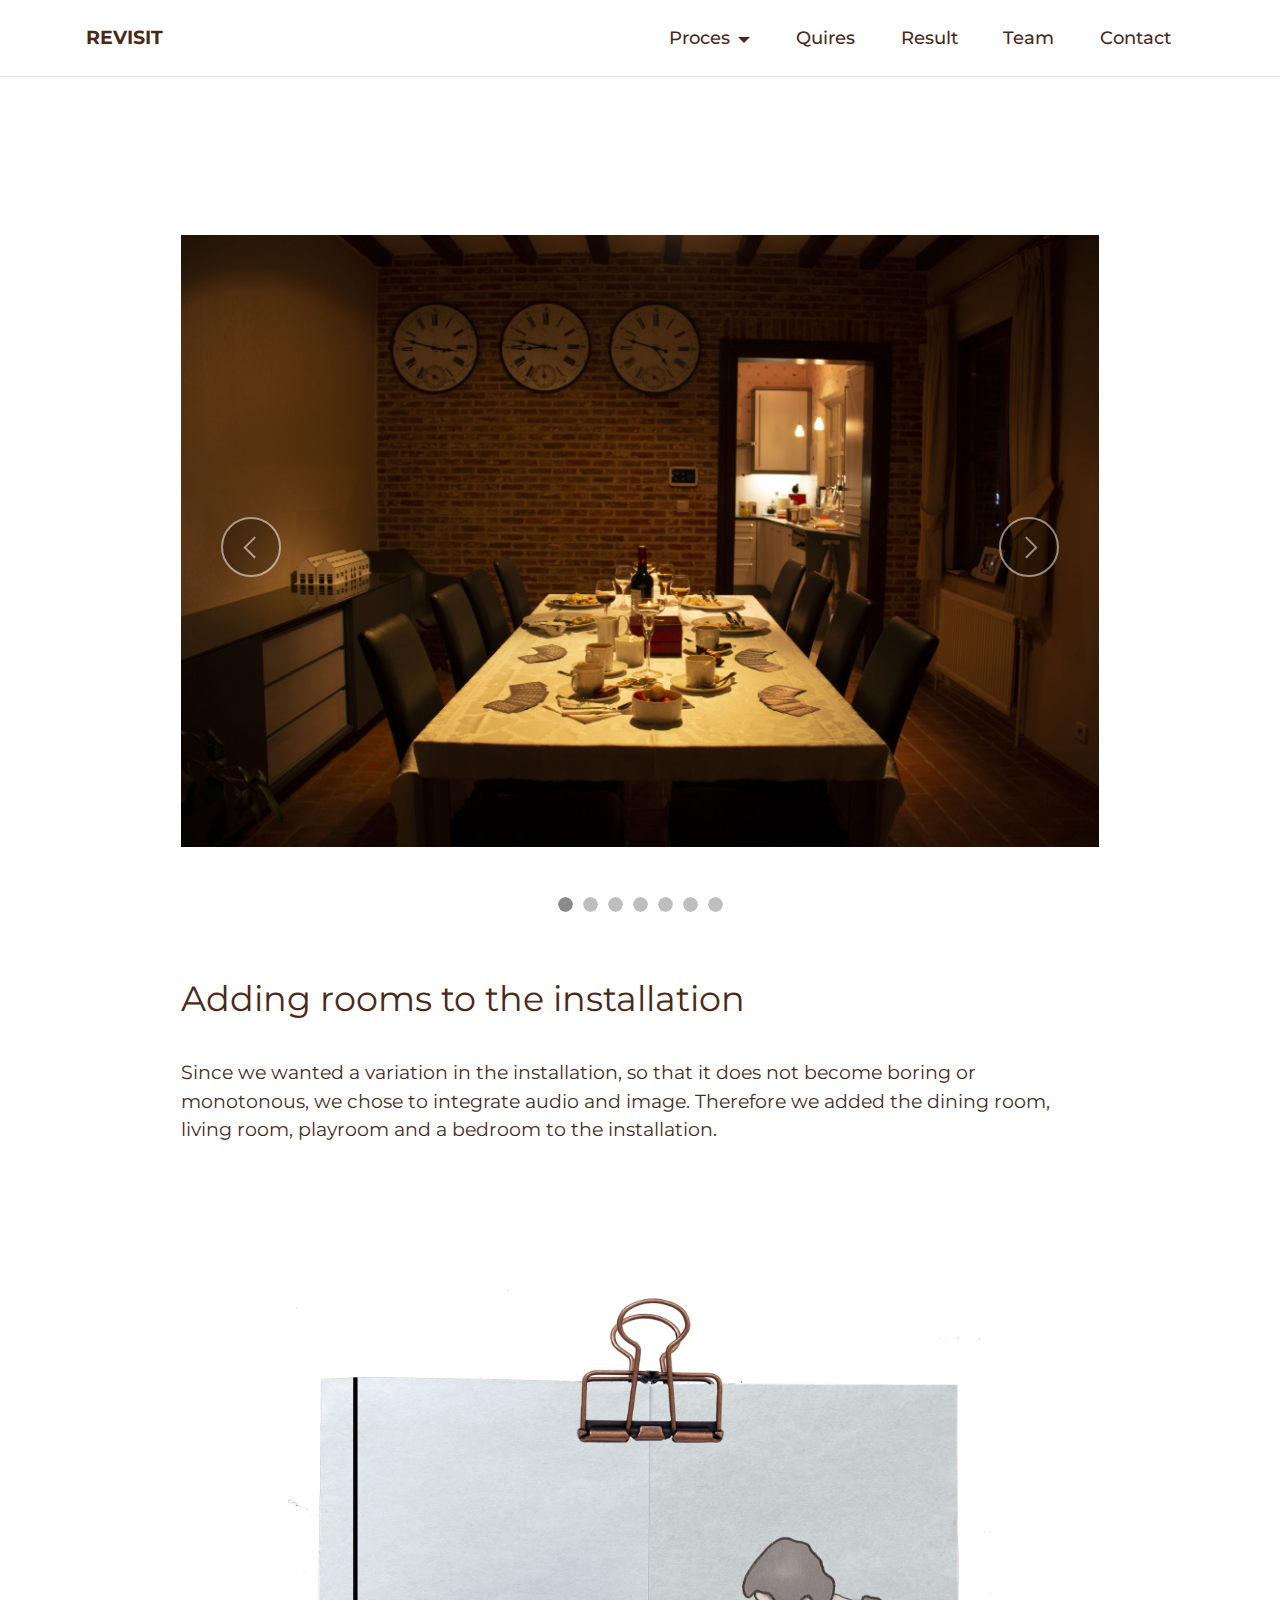
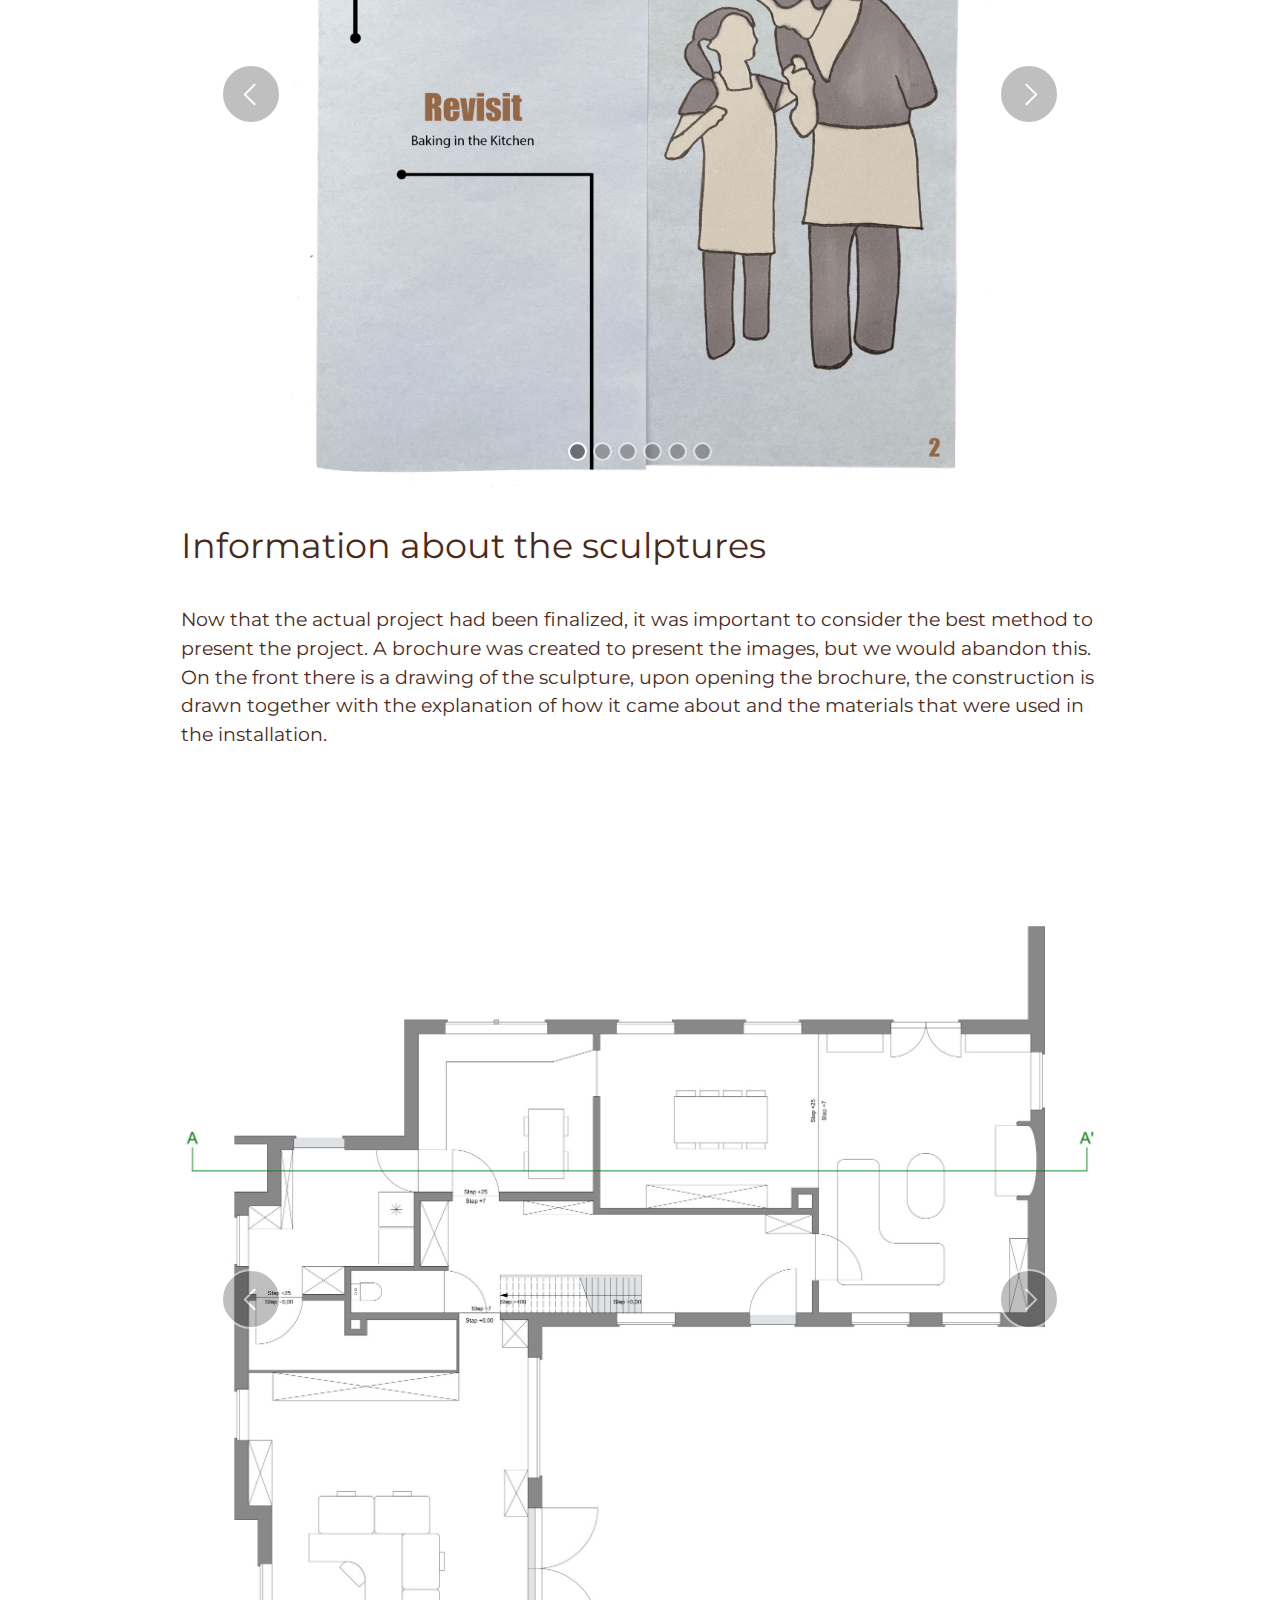
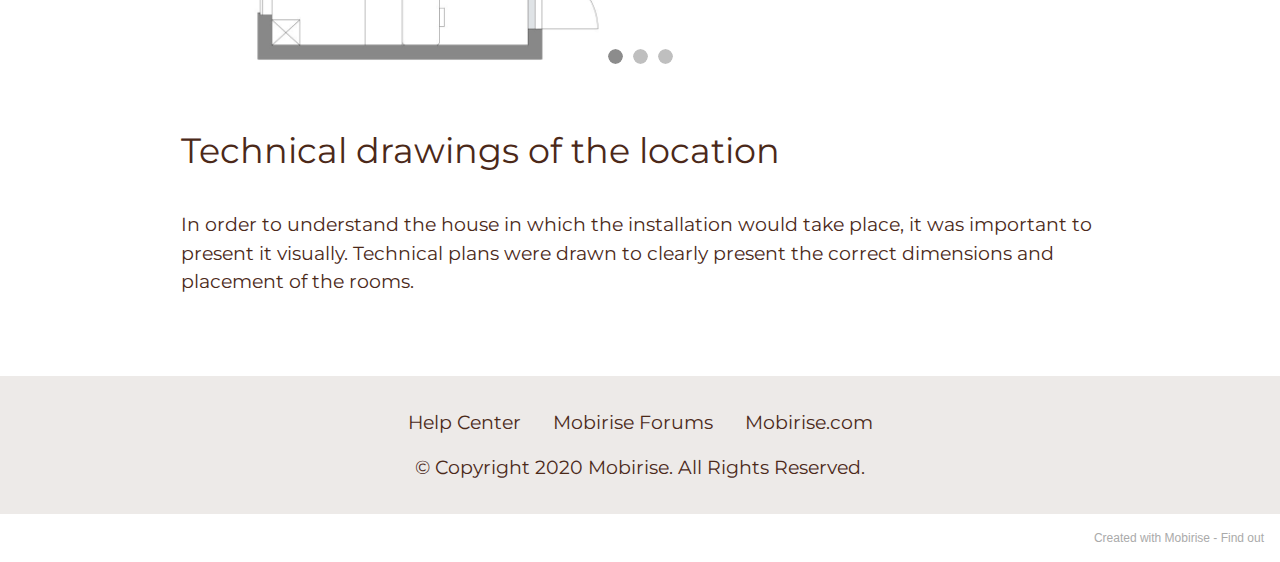
<file: page8.html>
<!DOCTYPE html>
<html  >
<head>
  <!-- Site made with Mobirise Website Builder v5.2.0, https://mobirise.com -->
  <meta charset="UTF-8">
  <meta http-equiv="X-UA-Compatible" content="IE=edge">
  <meta name="generator" content="Mobirise v5.2.0, mobirise.com">
  <meta name="viewport" content="width=device-width, initial-scale=1, minimum-scale=1">
  <link rel="shortcut icon" href="assets/images/logo.png" type="image/x-icon">
  <meta name="description" content="">
  
  
  <title>Week 5</title>
  <link rel="stylesheet" href="assets/web/assets/mobirise-icons2/mobirise2.css">
  <link rel="stylesheet" href="assets/tether/tether.min.css">
  <link rel="stylesheet" href="assets/bootstrap/css/bootstrap.min.css">
  <link rel="stylesheet" href="assets/bootstrap/css/bootstrap-grid.min.css">
  <link rel="stylesheet" href="assets/bootstrap/css/bootstrap-reboot.min.css">
  <link rel="stylesheet" href="assets/dropdown/css/style.css">
  <link rel="stylesheet" href="assets/socicon/css/styles.css">
  <link rel="stylesheet" href="assets/theme/css/style.css">
  <link rel="preload" as="style" href="assets/mobirise/css/mbr-additional.css"><link rel="stylesheet" href="assets/mobirise/css/mbr-additional.css" type="text/css">
  
  
  
  
</head>
<body>
  
  <section class="menu cid-shFdzIoPjD" once="menu" id="menu1-3z">
    
    <nav class="navbar navbar-dropdown navbar-expand-lg">
        <div class="container">
            <div class="navbar-brand">
                
                <span class="navbar-caption-wrap"><a class="navbar-caption text-primary display-7" href="index.html">REVISIT</a></span>
            </div>
            <button class="navbar-toggler" type="button" data-toggle="collapse" data-target="#navbarSupportedContent" aria-controls="navbarNavAltMarkup" aria-expanded="false" aria-label="Toggle navigation">
                <div class="hamburger">
                    <span></span>
                    <span></span>
                    <span></span>
                    <span></span>
                </div>
            </button>
            <div class="collapse navbar-collapse" id="navbarSupportedContent">
                <ul class="navbar-nav nav-dropdown nav-right" data-app-modern-menu="true"><li class="nav-item dropdown"><a class="nav-link link dropdown-toggle text-primary display-4" href="#" data-toggle="dropdown-submenu" aria-expanded="true">Proces</a><div class="dropdown-menu"><a class="dropdown-item text-primary display-4" href="page4.html">Week 1</a><a class="dropdown-item text-primary display-4" href="page5.html" aria-expanded="false">Week 2</a><a class="dropdown-item text-primary display-4" href="page6.html" aria-expanded="false">Week 3</a><a class="dropdown-item text-primary display-4" href="page7.html" aria-expanded="false">Week 4</a><a class="dropdown-item text-primary display-4" href="page8.html" aria-expanded="false">Week 5<br></a><a class="dropdown-item text-primary display-4" href="page9.html" aria-expanded="false">Week 6</a></div></li><li class="nav-item"><a class="nav-link link text-primary display-4" href="page10.html" aria-expanded="true">Quires</a></li><li class="nav-item"><a class="nav-link link text-primary display-4" href="page1.html">Result</a></li><li class="nav-item"><a class="nav-link link text-primary display-4" href="page3.html">Team</a></li>
                    <li class="nav-item"><a class="nav-link link text-primary display-4" href="page2.html">
                            Contact</a></li></ul>
                
                
            </div>
        </div>
    </nav>

</section>

<section class="slider2 cid-siLJbznNPH" id="slider2-4u">
    

    
    <div class="container">
        <div class="row justify-content-center">
            <div class="col-12 col-md-10">
                <div class="carousel slide" id="slkrtplU7a" data-interval="5000">
                    
                    <ol class="carousel-indicators">
                        <li data-slide-to="0" class="active" data-target="#slkrtplU7a"></li>
                        <li data-slide-to="1" data-target="#slkrtplU7a"></li>
                        <li data-slide-to="2" data-target="#slkrtplU7a"></li><li data-slide-to="3" data-target="#slkrtplU7a"></li><li data-slide-to="4" data-target="#slkrtplU7a"></li><li data-slide-to="5" data-target="#slkrtplU7a"></li><li data-slide-to="6" data-target="#slkrtplU7a"></li>
                    </ol>
                    <div class="carousel-inner">
                        <div class="carousel-item slider-image item active">
                            <div class="item-wrapper">
                                <img class="d-block w-100" src="assets/images/1-1900x1267.jpg">
                                
                            </div>
                        </div>
                        <div class="carousel-item slider-image item">
                            <div class="item-wrapper">
                                <img class="d-block w-100" src="assets/images/2-1900x1267.jpg">
                                
                            </div>
                        </div>
                        <div class="carousel-item slider-image item">
                            <div class="item-wrapper">
                                <img class="d-block w-100" src="assets/images/3-1900x1267.jpg">
                                
                            </div>
                        </div><div class="carousel-item slider-image item">
                            <div class="item-wrapper">
                                <img class="d-block w-100" src="assets/images/4-1900x1267.jpg">
                                
                            </div>
                        </div><div class="carousel-item slider-image item">
                            <div class="item-wrapper">
                                <img class="d-block w-100" src="assets/images/5-1900x1267.jpg">
                                
                            </div>
                        </div><div class="carousel-item slider-image item">
                            <div class="item-wrapper">
                                <img class="d-block w-100" src="assets/images/6-1900x1267.jpg">
                                
                            </div>
                        </div><div class="carousel-item slider-image item">
                            <div class="item-wrapper">
                                <img class="d-block w-100" src="assets/images/7-1900x1267.jpg">
                                
                            </div>
                        </div>
                    </div>
                    <a class="carousel-control carousel-control-prev" role="button" data-slide="prev" href="#slkrtplU7a">
                        <span class="mobi-mbri mobi-mbri-arrow-prev" aria-hidden="true"></span>
                        <span class="sr-only">Previous</span>
                    </a>
                    <a class="carousel-control carousel-control-next" role="button" data-slide="next" href="#slkrtplU7a">
                        <span class="mobi-mbri mobi-mbri-arrow-next" aria-hidden="true"></span>
                        <span class="sr-only">Next</span>
                    </a>
                </div>
            </div>
        </div>
    </div>
</section>

<section class="content5 cid-siLJfQ3zJe" id="content5-4v">
    
    <div class="container">
        <div class="row justify-content-center">
            <div class="col-md-12 col-lg-10">
                
                <h4 class="mbr-section-subtitle mbr-fonts-style mb-4 display-5">
                    Adding rooms to the installation</h4>
                <p class="mbr-text mbr-fonts-style display-7">
                    Since we wanted a variation in the installation, so that it does not become boring or monotonous, we chose to integrate audio and image. Therefore we added the dining room, living room, playroom and a bedroom to the installation.</p>
            </div>
        </div>
    </div>
</section>

<section class="slider2 cid-siLKkd4nsg" id="slider2-4w">
    

    
    <div class="container">
        <div class="row justify-content-center">
            <div class="col-12 col-md-10">
                <div class="carousel slide" id="slkrtpKvqL" data-interval="5000">
                    
                    <ol class="carousel-indicators">
                        <li data-slide-to="0" class="active" data-target="#slkrtpKvqL"></li>
                        <li data-slide-to="1" data-target="#slkrtpKvqL"></li>
                        <li data-slide-to="2" data-target="#slkrtpKvqL"></li><li data-slide-to="3" data-target="#slkrtpKvqL"></li><li data-slide-to="4" data-target="#slkrtpKvqL"></li><li data-slide-to="5" data-target="#slkrtpKvqL"></li>
                    </ol>
                    <div class="carousel-inner">
                        <div class="carousel-item slider-image item active">
                            <div class="item-wrapper">
                                <img class="d-block w-100" src="assets/images/1-1900x2156.jpg">
                                
                            </div>
                        </div>
                        <div class="carousel-item slider-image item">
                            <div class="item-wrapper">
                                <img class="d-block w-100" src="assets/images/2-1900x1422.jpg">
                                
                            </div>
                        </div>
                        <div class="carousel-item slider-image item">
                            <div class="item-wrapper">
                                <img class="d-block w-100" src="assets/images/3-1900x2156.jpg">
                                
                            </div>
                        </div><div class="carousel-item slider-image item">
                            <div class="item-wrapper">
                                <img class="d-block w-100" src="assets/images/4-1900x2156.jpg">
                                
                            </div>
                        </div><div class="carousel-item slider-image item">
                            <div class="item-wrapper">
                                <img class="d-block w-100" src="assets/images/5-1900x1420.jpg">
                                
                            </div>
                        </div><div class="carousel-item slider-image item">
                            <div class="item-wrapper">
                                <img class="d-block w-100" src="assets/images/6-1900x2156.jpg">
                                
                            </div>
                        </div>
                    </div>
                    <a class="carousel-control carousel-control-prev" role="button" data-slide="prev" href="#slkrtpKvqL">
                        <span class="mobi-mbri mobi-mbri-arrow-prev" aria-hidden="true"></span>
                        <span class="sr-only">Previous</span>
                    </a>
                    <a class="carousel-control carousel-control-next" role="button" data-slide="next" href="#slkrtpKvqL">
                        <span class="mobi-mbri mobi-mbri-arrow-next" aria-hidden="true"></span>
                        <span class="sr-only">Next</span>
                    </a>
                </div>
            </div>
        </div>
    </div>
</section>

<section class="content5 cid-siLKlfG55m" id="content5-4x">
    
    <div class="container">
        <div class="row justify-content-center">
            <div class="col-md-12 col-lg-10">
                
                <h4 class="mbr-section-subtitle mbr-fonts-style mb-4 display-5">
                    Information about the sculptures</h4>
                <p class="mbr-text mbr-fonts-style display-7">Now that the actual project had been finalized, it was important to consider the best method to present the project. A brochure was created to present the images, but we would abandon this.<br>On the front there is a drawing of the sculpture, upon opening the brochure, the construction is drawn together with the explanation of how it came about and the materials that were used in the installation.<br></p>
            </div>
        </div>
    </div>
</section>

<section class="slider2 cid-siLPPhBWEi" id="slider2-4y">
    

    
    <div class="container">
        <div class="row justify-content-center">
            <div class="col-12 col-md-10">
                <div class="carousel slide" id="slkrtqacdN" data-interval="5000">
                    
                    <ol class="carousel-indicators">
                        <li data-slide-to="0" class="active" data-target="#slkrtqacdN"></li>
                        <li data-slide-to="1" data-target="#slkrtqacdN"></li>
                        <li data-slide-to="2" data-target="#slkrtqacdN"></li>
                    </ol>
                    <div class="carousel-inner">
                        <div class="carousel-item slider-image item active">
                            <div class="item-wrapper">
                                <img class="d-block w-100" src="assets/images/1-1900x1619.jpg">
                                
                            </div>
                        </div>
                        <div class="carousel-item slider-image item">
                            <div class="item-wrapper">
                                <img class="d-block w-100" src="assets/images/2-1900x1619.jpg">
                                
                            </div>
                        </div>
                        <div class="carousel-item slider-image item">
                            <div class="item-wrapper">
                                <img class="d-block w-100" src="assets/images/3-1900x1619.jpg">
                                
                            </div>
                        </div>
                    </div>
                    <a class="carousel-control carousel-control-prev" role="button" data-slide="prev" href="#slkrtqacdN">
                        <span class="mobi-mbri mobi-mbri-arrow-prev" aria-hidden="true"></span>
                        <span class="sr-only">Previous</span>
                    </a>
                    <a class="carousel-control carousel-control-next" role="button" data-slide="next" href="#slkrtqacdN">
                        <span class="mobi-mbri mobi-mbri-arrow-next" aria-hidden="true"></span>
                        <span class="sr-only">Next</span>
                    </a>
                </div>
            </div>
        </div>
    </div>
</section>

<section class="content5 cid-siLQ2ncx3K" id="content5-4z">
    
    <div class="container">
        <div class="row justify-content-center">
            <div class="col-md-12 col-lg-10">
                
                <h4 class="mbr-section-subtitle mbr-fonts-style mb-4 display-5">
                    Technical drawings of the location</h4>
                <p class="mbr-text mbr-fonts-style display-7">In order to understand the house in which the installation would take place, it was important to present it visually.&nbsp;Technical plans were drawn to clearly present the correct dimensions and placement of the rooms.</p>
            </div>
        </div>
    </div>
</section>

<section class="footer3 cid-s48P1Icc8J" once="footers" id="footer3-1n">

    

    

    <div class="container">
        <div class="media-container-row align-center mbr-white">
            <div class="row row-links">
                <ul class="foot-menu">
                    
                    
                    
                    
                    
                <li class="foot-menu-item mbr-fonts-style display-7"><a href="https://mobirise.com/help/" class="text-primary">Help Center</a></li><li class="foot-menu-item mbr-fonts-style display-7"><a href="http://forums.mobirise.com/" class="text-primary">Mobirise Forums</a></li><li class="foot-menu-item mbr-fonts-style display-7"><a href="https://mobirise.com/" class="text-primary">Mobirise.com</a></li></ul>
            </div>
            
            <div class="row row-copirayt">
                <p class="mbr-text mb-0 mbr-fonts-style mbr-white align-center display-7">
                    © Copyright 2020 Mobirise. All Rights Reserved.
                </p>
            </div>
        </div>
    </div>
</section><section style="background-color: #fff; font-family: -apple-system, BlinkMacSystemFont, 'Segoe UI', 'Roboto', 'Helvetica Neue', Arial, sans-serif; color:#aaa; font-size:12px; padding: 0; align-items: center; display: flex;"><a href="https://mobirise.site/j" style="flex: 1 1; height: 3rem; padding-left: 1rem;"></a><p style="flex: 0 0 auto; margin:0; padding-right:1rem;">Created with Mobirise - <a href="https://mobirise.site/l" style="color:#aaa;">Find out</a></p></section><script src="assets/web/assets/jquery/jquery.min.js"></script>  <script src="assets/popper/popper.min.js"></script>  <script src="assets/tether/tether.min.js"></script>  <script src="assets/bootstrap/js/bootstrap.min.js"></script>  <script src="assets/smoothscroll/smooth-scroll.js"></script>  <script src="assets/dropdown/js/nav-dropdown.js"></script>  <script src="assets/dropdown/js/navbar-dropdown.js"></script>  <script src="assets/touchswipe/jquery.touch-swipe.min.js"></script>  <script src="assets/theme/js/script.js"></script>  
  
  
</body>
</html>
</file>
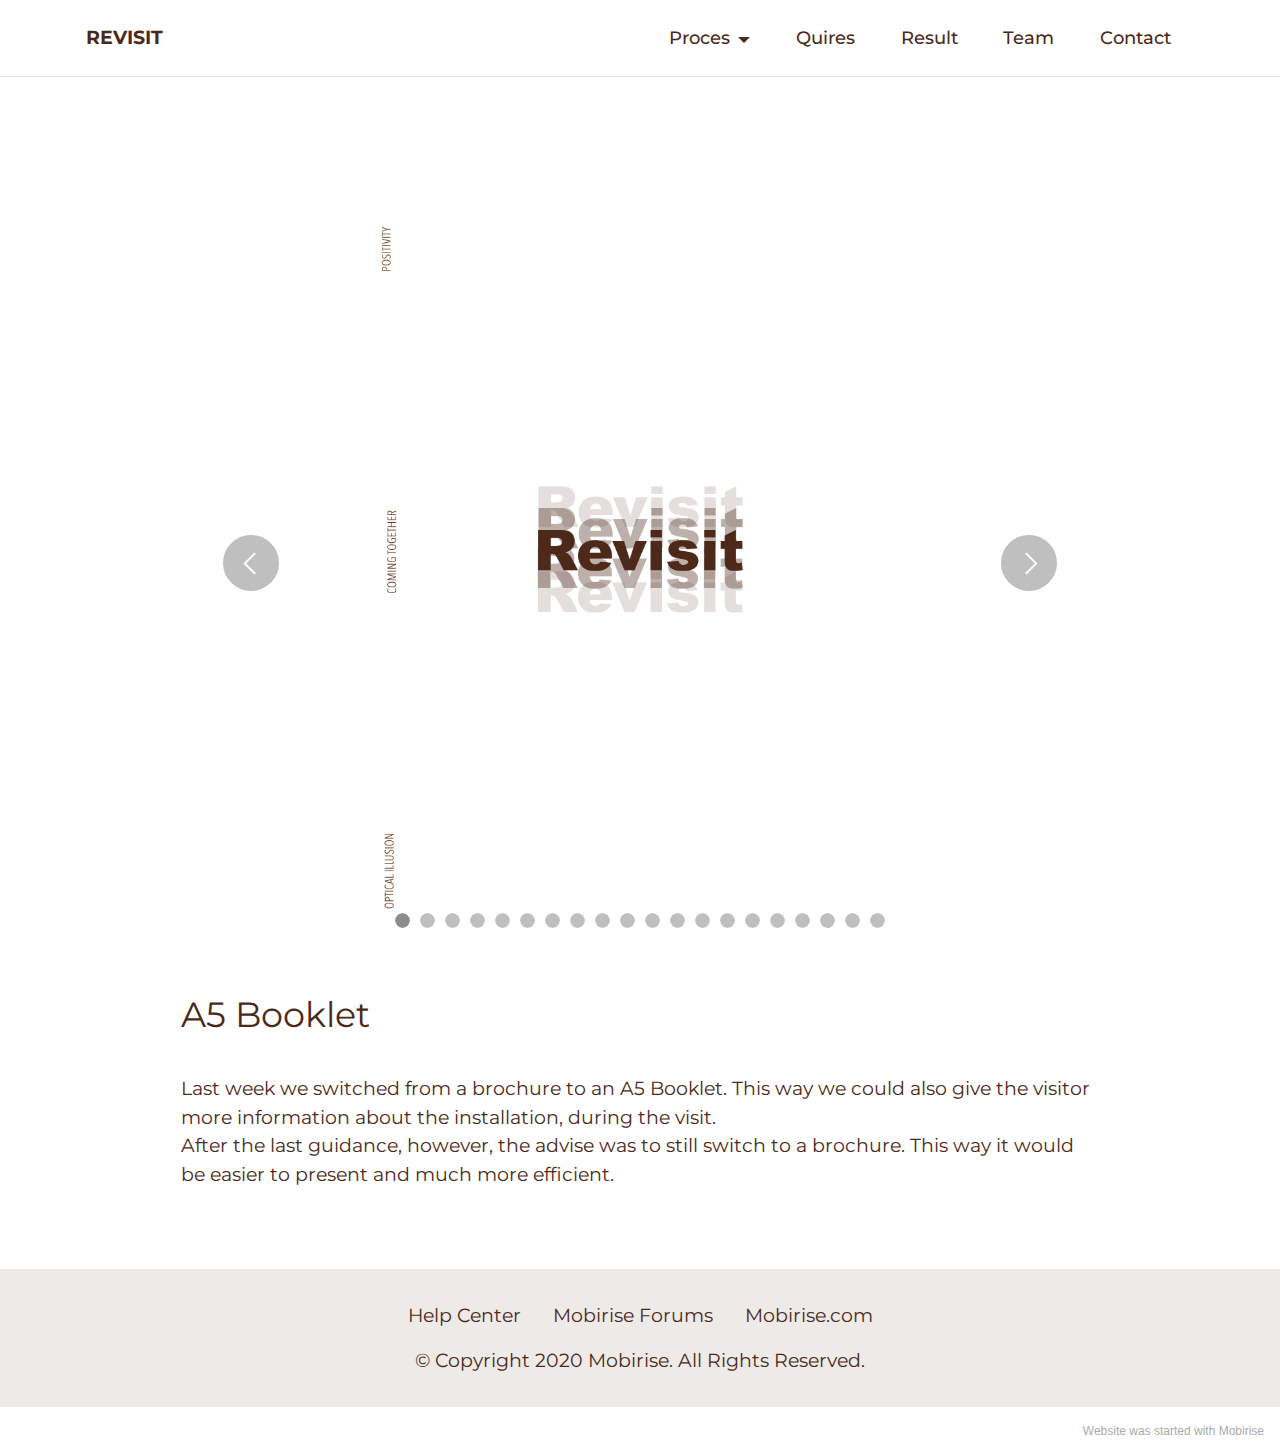
<file: page9.html>
<!DOCTYPE html>
<html  >
<head>
  <!-- Site made with Mobirise Website Builder v5.2.0, https://mobirise.com -->
  <meta charset="UTF-8">
  <meta http-equiv="X-UA-Compatible" content="IE=edge">
  <meta name="generator" content="Mobirise v5.2.0, mobirise.com">
  <meta name="viewport" content="width=device-width, initial-scale=1, minimum-scale=1">
  <link rel="shortcut icon" href="assets/images/logo.png" type="image/x-icon">
  <meta name="description" content="">
  
  
  <title>Week 6</title>
  <link rel="stylesheet" href="assets/web/assets/mobirise-icons2/mobirise2.css">
  <link rel="stylesheet" href="assets/tether/tether.min.css">
  <link rel="stylesheet" href="assets/bootstrap/css/bootstrap.min.css">
  <link rel="stylesheet" href="assets/bootstrap/css/bootstrap-grid.min.css">
  <link rel="stylesheet" href="assets/bootstrap/css/bootstrap-reboot.min.css">
  <link rel="stylesheet" href="assets/dropdown/css/style.css">
  <link rel="stylesheet" href="assets/socicon/css/styles.css">
  <link rel="stylesheet" href="assets/theme/css/style.css">
  <link rel="preload" as="style" href="assets/mobirise/css/mbr-additional.css"><link rel="stylesheet" href="assets/mobirise/css/mbr-additional.css" type="text/css">
  
  
  
  
</head>
<body>
  
  <section class="menu cid-shFdC3aL5i" once="menu" id="menu1-40">
    
    <nav class="navbar navbar-dropdown navbar-expand-lg">
        <div class="container">
            <div class="navbar-brand">
                
                <span class="navbar-caption-wrap"><a class="navbar-caption text-primary display-7" href="index.html">REVISIT</a></span>
            </div>
            <button class="navbar-toggler" type="button" data-toggle="collapse" data-target="#navbarSupportedContent" aria-controls="navbarNavAltMarkup" aria-expanded="false" aria-label="Toggle navigation">
                <div class="hamburger">
                    <span></span>
                    <span></span>
                    <span></span>
                    <span></span>
                </div>
            </button>
            <div class="collapse navbar-collapse" id="navbarSupportedContent">
                <ul class="navbar-nav nav-dropdown nav-right" data-app-modern-menu="true"><li class="nav-item dropdown open"><a class="nav-link link dropdown-toggle text-primary display-4" href="#" data-toggle="dropdown-submenu" aria-expanded="true">Proces</a><div class="dropdown-menu"><a class="dropdown-item text-primary display-4" href="page4.html">Week 1</a><a class="dropdown-item text-primary display-4" href="page5.html" aria-expanded="false">Week 2</a><a class="dropdown-item text-primary display-4" href="page6.html" aria-expanded="false">Week 3</a><a class="dropdown-item text-primary display-4" href="page7.html" aria-expanded="false">Week 4</a><a class="dropdown-item text-primary display-4" href="page8.html" aria-expanded="false">Week 5<br></a><a class="dropdown-item text-primary display-4" href="page9.html" aria-expanded="false">Week 6</a></div></li><li class="nav-item"><a class="nav-link link text-primary display-4" href="page10.html" aria-expanded="true">Quires</a></li><li class="nav-item"><a class="nav-link link text-primary display-4" href="page1.html">Result</a></li><li class="nav-item"><a class="nav-link link text-primary display-4" href="page3.html">Team</a></li>
                    <li class="nav-item"><a class="nav-link link text-primary display-4" href="page2.html">
                            Contact</a></li></ul>
                
                
            </div>
        </div>
    </nav>

</section>

<section class="slider2 cid-sjsTgDl34T" id="slider2-6r">
    

    
    <div class="container">
        <div class="row justify-content-center">
            <div class="col-12 col-md-10">
                <div class="carousel slide" id="slkrtuaPlK" data-interval="5000">
                    
                    <ol class="carousel-indicators">
                        <li data-slide-to="0" class="active" data-target="#slkrtuaPlK"></li>
                        <li data-slide-to="1" data-target="#slkrtuaPlK"></li>
                        <li data-slide-to="2" data-target="#slkrtuaPlK"></li><li data-slide-to="3" data-target="#slkrtuaPlK"></li><li data-slide-to="4" data-target="#slkrtuaPlK"></li><li data-slide-to="5" data-target="#slkrtuaPlK"></li><li data-slide-to="6" data-target="#slkrtuaPlK"></li><li data-slide-to="7" data-target="#slkrtuaPlK"></li><li data-slide-to="8" data-target="#slkrtuaPlK"></li><li data-slide-to="9" data-target="#slkrtuaPlK"></li><li data-slide-to="10" data-target="#slkrtuaPlK"></li><li data-slide-to="11" data-target="#slkrtuaPlK"></li><li data-slide-to="12" data-target="#slkrtuaPlK"></li><li data-slide-to="13" data-target="#slkrtuaPlK"></li><li data-slide-to="14" data-target="#slkrtuaPlK"></li><li data-slide-to="15" data-target="#slkrtuaPlK"></li><li data-slide-to="16" data-target="#slkrtuaPlK"></li><li data-slide-to="17" data-target="#slkrtuaPlK"></li><li data-slide-to="18" data-target="#slkrtuaPlK"></li><li data-slide-to="19" data-target="#slkrtuaPlK"></li>
                    </ol>
                    <div class="carousel-inner">
                        <div class="carousel-item slider-image item active">
                            <div class="item-wrapper">
                                <img class="d-block w-100" src="assets/images/boekje-m10-1748x2480.png">
                                
                            </div>
                        </div>
                        <div class="carousel-item slider-image item">
                            <div class="item-wrapper">
                                <img class="d-block w-100" src="assets/images/boekje-m102-1900x1348.png">
                                
                            </div>
                        </div>
                        <div class="carousel-item slider-image item">
                            <div class="item-wrapper">
                                <img class="d-block w-100" src="assets/images/boekje-m103-1900x1348.png">
                                
                            </div>
                        </div><div class="carousel-item slider-image item">
                            <div class="item-wrapper">
                                <img class="d-block w-100" src="assets/images/boekje-m104-1900x1348.png">
                                
                            </div>
                        </div><div class="carousel-item slider-image item">
                            <div class="item-wrapper">
                                <img class="d-block w-100" src="assets/images/boekje-m105-1900x1348.png">
                                
                            </div>
                        </div><div class="carousel-item slider-image item">
                            <div class="item-wrapper">
                                <img class="d-block w-100" src="assets/images/boekje-m106-1900x1348.png">
                                
                            </div>
                        </div><div class="carousel-item slider-image item">
                            <div class="item-wrapper">
                                <img class="d-block w-100" src="assets/images/boekje-m107-1900x1348.png">
                                
                            </div>
                        </div><div class="carousel-item slider-image item">
                            <div class="item-wrapper">
                                <img class="d-block w-100" src="assets/images/boekje-m108-1900x1348.png">
                                
                            </div>
                        </div><div class="carousel-item slider-image item">
                            <div class="item-wrapper">
                                <img class="d-block w-100" src="assets/images/boekje-m109-1900x1348.png">
                                
                            </div>
                        </div><div class="carousel-item slider-image item">
                            <div class="item-wrapper">
                                <img class="d-block w-100" src="assets/images/boekje-m1010-1900x1348.png">
                                
                            </div>
                        </div><div class="carousel-item slider-image item">
                            <div class="item-wrapper">
                                <img class="d-block w-100" src="assets/images/boekje-m1011-1900x1348.png">
                                
                            </div>
                        </div><div class="carousel-item slider-image item">
                            <div class="item-wrapper">
                                <img class="d-block w-100" src="assets/images/boekje-m1012-1900x1348.png">
                                
                            </div>
                        </div><div class="carousel-item slider-image item">
                            <div class="item-wrapper">
                                <img class="d-block w-100" src="assets/images/boekje-m1013-1900x1348.png">
                                
                            </div>
                        </div><div class="carousel-item slider-image item">
                            <div class="item-wrapper">
                                <img class="d-block w-100" src="assets/images/boekje-m1014-1900x1348.png">
                                
                            </div>
                        </div><div class="carousel-item slider-image item">
                            <div class="item-wrapper">
                                <img class="d-block w-100" src="assets/images/boekje-m1015-1900x1348.png">
                                
                            </div>
                        </div><div class="carousel-item slider-image item">
                            <div class="item-wrapper">
                                <img class="d-block w-100" src="assets/images/boekje-m1016-1900x1348.png">
                                
                            </div>
                        </div><div class="carousel-item slider-image item">
                            <div class="item-wrapper">
                                <img class="d-block w-100" src="assets/images/boekje-m1017-1900x1348.png">
                                
                            </div>
                        </div><div class="carousel-item slider-image item">
                            <div class="item-wrapper">
                                <img class="d-block w-100" src="assets/images/boekje-m1018-1900x1348.png">
                                
                            </div>
                        </div><div class="carousel-item slider-image item">
                            <div class="item-wrapper">
                                <img class="d-block w-100" src="assets/images/boekje-m1019-1900x1348.png">
                                
                            </div>
                        </div><div class="carousel-item slider-image item">
                            <div class="item-wrapper">
                                <img class="d-block w-100" src="assets/images/boekje-m1020-1900x1348.png">
                                
                            </div>
                        </div>
                    </div>
                    <a class="carousel-control carousel-control-prev" role="button" data-slide="prev" href="#slkrtuaPlK">
                        <span class="mobi-mbri mobi-mbri-arrow-prev" aria-hidden="true"></span>
                        <span class="sr-only">Previous</span>
                    </a>
                    <a class="carousel-control carousel-control-next" role="button" data-slide="next" href="#slkrtuaPlK">
                        <span class="mobi-mbri mobi-mbri-arrow-next" aria-hidden="true"></span>
                        <span class="sr-only">Next</span>
                    </a>
                </div>
            </div>
        </div>
    </div>
</section>

<section class="content5 cid-sjsTfDNFVq" id="content5-6q">
    
    <div class="container">
        <div class="row justify-content-center">
            <div class="col-md-12 col-lg-10">
                
                <h4 class="mbr-section-subtitle mbr-fonts-style mb-4 display-5">
                    A5 Booklet</h4>
                <p class="mbr-text mbr-fonts-style display-7">
                    Last week we switched from a brochure to an A5 Booklet. This way we could also give the visitor more information about the installation, during the visit.<br>After the last guidance, however, the advise was to still switch to a brochure. This way it would be easier to present and much more efficient.<br></p>
            </div>
        </div>
    </div>
</section>

<section class="footer3 cid-s48P1Icc8J" once="footers" id="footer3-1p">

    

    

    <div class="container">
        <div class="media-container-row align-center mbr-white">
            <div class="row row-links">
                <ul class="foot-menu">
                    
                    
                    
                    
                    
                <li class="foot-menu-item mbr-fonts-style display-7"><a href="https://mobirise.com/help/" class="text-primary">Help Center</a></li><li class="foot-menu-item mbr-fonts-style display-7"><a href="http://forums.mobirise.com/" class="text-primary">Mobirise Forums</a></li><li class="foot-menu-item mbr-fonts-style display-7"><a href="https://mobirise.com/" class="text-primary">Mobirise.com</a></li></ul>
            </div>
            
            <div class="row row-copirayt">
                <p class="mbr-text mb-0 mbr-fonts-style mbr-white align-center display-7">
                    © Copyright 2020 Mobirise. All Rights Reserved.
                </p>
            </div>
        </div>
    </div>
</section><section style="background-color: #fff; font-family: -apple-system, BlinkMacSystemFont, 'Segoe UI', 'Roboto', 'Helvetica Neue', Arial, sans-serif; color:#aaa; font-size:12px; padding: 0; align-items: center; display: flex;"><a href="https://mobirise.site/i" style="flex: 1 1; height: 3rem; padding-left: 1rem;"></a><p style="flex: 0 0 auto; margin:0; padding-right:1rem;">Website <a href="https://mobirise.site/f" style="color:#aaa;">was started</a> with Mobirise</p></section><script src="assets/web/assets/jquery/jquery.min.js"></script>  <script src="assets/popper/popper.min.js"></script>  <script src="assets/tether/tether.min.js"></script>  <script src="assets/bootstrap/js/bootstrap.min.js"></script>  <script src="assets/smoothscroll/smooth-scroll.js"></script>  <script src="assets/dropdown/js/nav-dropdown.js"></script>  <script src="assets/dropdown/js/navbar-dropdown.js"></script>  <script src="assets/touchswipe/jquery.touch-swipe.min.js"></script>  <script src="assets/theme/js/script.js"></script>  
  
  
</body>
</html>
</file>
<file: assets/web/assets/mobirise-icons2/mobirise2.css>
@font-face {
  font-family: 'Moririse2';
  font-display: swap;
  src:  url('mobirise2.eot?f2bix4');
  src:  url('mobirise2.eot?f2bix4#iefix') format('embedded-opentype'),
    url('mobirise2.ttf?f2bix4') format('truetype'),
    url('mobirise2.woff?f2bix4') format('woff'),
    url('mobirise2.svg?f2bix4#mobirise2') format('svg');
  font-weight: normal;
  font-style: normal;
}

[class^="mobi-"], [class*=" mobi-"] {
  /* use !important to prevent issues with browser extensions that change fonts */
  font-family: 'Moririse2' !important;
  speak: none;
  font-style: normal;
  font-weight: normal;
  font-variant: normal;
  text-transform: none;
  line-height: 1;

  /* Better Font Rendering =========== */
  -webkit-font-smoothing: antialiased;
  -moz-osx-font-smoothing: grayscale;
}

.mobi-mbri-add-submenu:before {
  content: "\e900";
}
.mobi-mbri-alert:before {
  content: "\e901";
}
.mobi-mbri-align-center:before {
  content: "\e902";
}
.mobi-mbri-align-justify:before {
  content: "\e903";
}
.mobi-mbri-align-left:before {
  content: "\e904";
}
.mobi-mbri-align-right:before {
  content: "\e905";
}
.mobi-mbri-android:before {
  content: "\e906";
}
.mobi-mbri-apple:before {
  content: "\e907";
}
.mobi-mbri-arrow-down:before {
  content: "\e908";
}
.mobi-mbri-arrow-next:before {
  content: "\e909";
}
.mobi-mbri-arrow-prev:before {
  content: "\e90a";
}
.mobi-mbri-arrow-up:before {
  content: "\e90b";
}
.mobi-mbri-bold:before {
  content: "\e90c";
}
.mobi-mbri-bookmark:before {
  content: "\e90d";
}
.mobi-mbri-bootstrap:before {
  content: "\e90e";
}
.mobi-mbri-briefcase:before {
  content: "\e90f";
}
.mobi-mbri-browse:before {
  content: "\e910";
}
.mobi-mbri-bulleted-list:before {
  content: "\e911";
}
.mobi-mbri-calendar:before {
  content: "\e912";
}
.mobi-mbri-camera:before {
  content: "\e913";
}
.mobi-mbri-cart-add:before {
  content: "\e914";
}
.mobi-mbri-cart-full:before {
  content: "\e915";
}
.mobi-mbri-cash:before {
  content: "\e916";
}
.mobi-mbri-change-style:before {
  content: "\e917";
}
.mobi-mbri-chat:before {
  content: "\e918";
}
.mobi-mbri-clock:before {
  content: "\e919";
}
.mobi-mbri-close:before {
  content: "\e91a";
}
.mobi-mbri-cloud:before {
  content: "\e91b";
}
.mobi-mbri-code:before {
  content: "\e91c";
}
.mobi-mbri-contact-form:before {
  content: "\e91d";
}
.mobi-mbri-credit-card:before {
  content: "\e91e";
}
.mobi-mbri-cursor-click:before {
  content: "\e91f";
}
.mobi-mbri-cust-feedback:before {
  content: "\e920";
}
.mobi-mbri-database:before {
  content: "\e921";
}
.mobi-mbri-delivery:before {
  content: "\e922";
}
.mobi-mbri-desktop:before {
  content: "\e923";
}
.mobi-mbri-devices:before {
  content: "\e924";
}
.mobi-mbri-down:before {
  content: "\e925";
}
.mobi-mbri-download-2:before {
  content: "\e926";
}
.mobi-mbri-download:before {
  content: "\e927";
}
.mobi-mbri-drag-n-drop-2:before {
  content: "\e928";
}
.mobi-mbri-drag-n-drop:before {
  content: "\e929";
}
.mobi-mbri-edit-2:before {
  content: "\e92a";
}
.mobi-mbri-edit:before {
  content: "\e92b";
}
.mobi-mbri-error:before {
  content: "\e92c";
}
.mobi-mbri-extension:before {
  content: "\e92d";
}
.mobi-mbri-features:before {
  content: "\e92e";
}
.mobi-mbri-file:before {
  content: "\e92f";
}
.mobi-mbri-flag:before {
  content: "\e930";
}
.mobi-mbri-folder:before {
  content: "\e931";
}
.mobi-mbri-gift:before {
  content: "\e932";
}
.mobi-mbri-github:before {
  content: "\e933";
}
.mobi-mbri-globe-2:before {
  content: "\e934";
}
.mobi-mbri-globe:before {
  content: "\e935";
}
.mobi-mbri-growing-chart:before {
  content: "\e936";
}
.mobi-mbri-hearth:before {
  content: "\e937";
}
.mobi-mbri-help:before {
  content: "\e938";
}
.mobi-mbri-home:before {
  content: "\e939";
}
.mobi-mbri-hot-cup:before {
  content: "\e93a";
}
.mobi-mbri-idea:before {
  content: "\e93b";
}
.mobi-mbri-image-gallery:before {
  content: "\e93c";
}
.mobi-mbri-image-slider:before {
  content: "\e93d";
}
.mobi-mbri-info:before {
  content: "\e93e";
}
.mobi-mbri-italic:before {
  content: "\e93f";
}
.mobi-mbri-key:before {
  content: "\e940";
}
.mobi-mbri-laptop:before {
  content: "\e941";
}
.mobi-mbri-layers:before {
  content: "\e942";
}
.mobi-mbri-left-right:before {
  content: "\e943";
}
.mobi-mbri-left:before {
  content: "\e944";
}
.mobi-mbri-letter:before {
  content: "\e945";
}
.mobi-mbri-like:before {
  content: "\e946";
}
.mobi-mbri-link:before {
  content: "\e947";
}
.mobi-mbri-lock:before {
  content: "\e948";
}
.mobi-mbri-login:before {
  content: "\e949";
}
.mobi-mbri-logout:before {
  content: "\e94a";
}
.mobi-mbri-magic-stick:before {
  content: "\e94b";
}
.mobi-mbri-map-pin:before {
  content: "\e94c";
}
.mobi-mbri-menu:before {
  content: "\e94d";
}
.mobi-mbri-mobile-2:before {
  content: "\e94e";
}
.mobi-mbri-mobile-horizontal:before {
  content: "\e94f";
}
.mobi-mbri-mobile:before {
  content: "\e950";
}
.mobi-mbri-mobirise:before {
  content: "\e951";
}
.mobi-mbri-more-horizontal:before {
  content: "\e952";
}
.mobi-mbri-more-vertical:before {
  content: "\e953";
}
.mobi-mbri-music:before {
  content: "\e954";
}
.mobi-mbri-new-file:before {
  content: "\e955";
}
.mobi-mbri-numbered-list:before {
  content: "\e956";
}
.mobi-mbri-opened-folder:before {
  content: "\e957";
}
.mobi-mbri-pages:before {
  content: "\e958";
}
.mobi-mbri-paper-plane:before {
  content: "\e959";
}
.mobi-mbri-paperclip:before {
  content: "\e95a";
}
.mobi-mbri-phone:before {
  content: "\e95b";
}
.mobi-mbri-photo:before {
  content: "\e95c";
}
.mobi-mbri-photos:before {
  content: "\e95d";
}
.mobi-mbri-pin:before {
  content: "\e95e";
}
.mobi-mbri-play:before {
  content: "\e95f";
}
.mobi-mbri-plus:before {
  content: "\e960";
}
.mobi-mbri-preview:before {
  content: "\e961";
}
.mobi-mbri-print:before {
  content: "\e962";
}
.mobi-mbri-protect:before {
  content: "\e963";
}
.mobi-mbri-question:before {
  content: "\e964";
}
.mobi-mbri-quote-left:before {
  content: "\e965";
}
.mobi-mbri-quote-right:before {
  content: "\e966";
}
.mobi-mbri-redo:before {
  content: "\e967";
}
.mobi-mbri-refresh:before {
  content: "\e968";
}
.mobi-mbri-responsive-2:before {
  content: "\e969";
}
.mobi-mbri-responsive:before {
  content: "\e96a";
}
.mobi-mbri-right:before {
  content: "\e96b";
}
.mobi-mbri-rocket:before {
  content: "\e96c";
}
.mobi-mbri-sad-face:before {
  content: "\e96d";
}
.mobi-mbri-sale:before {
  content: "\e96e";
}
.mobi-mbri-save:before {
  content: "\e96f";
}
.mobi-mbri-search:before {
  content: "\e970";
}
.mobi-mbri-setting-2:before {
  content: "\e971";
}
.mobi-mbri-setting-3:before {
  content: "\e972";
}
.mobi-mbri-setting:before {
  content: "\e973";
}
.mobi-mbri-share:before {
  content: "\e974";
}
.mobi-mbri-shopping-bag:before {
  content: "\e975";
}
.mobi-mbri-shopping-basket:before {
  content: "\e976";
}
.mobi-mbri-shopping-cart:before {
  content: "\e977";
}
.mobi-mbri-sites:before {
  content: "\e978";
}
.mobi-mbri-smile-face:before {
  content: "\e979";
}
.mobi-mbri-speed:before {
  content: "\e97a";
}
.mobi-mbri-star:before {
  content: "\e97b";
}
.mobi-mbri-success:before {
  content: "\e97c";
}
.mobi-mbri-sun:before {
  content: "\e97d";
}
.mobi-mbri-sun2:before {
  content: "\e97e";
}
.mobi-mbri-tablet-vertical:before {
  content: "\e97f";
}
.mobi-mbri-tablet:before {
  content: "\e980";
}
.mobi-mbri-target:before {
  content: "\e981";
}
.mobi-mbri-timer:before {
  content: "\e982";
}
.mobi-mbri-to-ftp:before {
  content: "\e983";
}
.mobi-mbri-to-local-drive:before {
  content: "\e984";
}
.mobi-mbri-touch-swipe:before {
  content: "\e985";
}
.mobi-mbri-touch:before {
  content: "\e986";
}
.mobi-mbri-trash:before {
  content: "\e987";
}
.mobi-mbri-underline:before {
  content: "\e988";
}
.mobi-mbri-undo:before {
  content: "\e989";
}
.mobi-mbri-unlink:before {
  content: "\e98a";
}
.mobi-mbri-unlock:before {
  content: "\e98b";
}
.mobi-mbri-up-down:before {
  content: "\e98c";
}
.mobi-mbri-up:before {
  content: "\e98d";
}
.mobi-mbri-update:before {
  content: "\e98e";
}
.mobi-mbri-upload-2:before {
  content: "\e98f";
}
.mobi-mbri-upload:before {
  content: "\e990";
}
.mobi-mbri-user-2:before {
  content: "\e991";
}
.mobi-mbri-user:before {
  content: "\e992";
}
.mobi-mbri-users:before {
  content: "\e993";
}
.mobi-mbri-video-play:before {
  content: "\e994";
}
.mobi-mbri-video:before {
  content: "\e995";
}
.mobi-mbri-watch:before {
  content: "\e996";
}
.mobi-mbri-website-theme-2:before {
  content: "\e997";
}
.mobi-mbri-website-theme:before {
  content: "\e998";
}
.mobi-mbri-wifi:before {
  content: "\e999";
}
.mobi-mbri-windows:before {
  content: "\e99a";
}
.mobi-mbri-zoom-in:before {
  content: "\e99b";
}
.mobi-mbri-zoom-out:before {
  content: "\e99c";
}
</file>
<file: assets/dropdown/css/style.css>
.navbar-dropdown {
  left: 0;
  padding: 0;
  position: absolute;
  right: 0;
  top: 0;
  transition: all 0.45s ease;
  z-index: 1030;
  background: #282828; }
  .navbar-dropdown .navbar-logo {
    margin-right: 0.8rem;
    transition: margin 0.3s ease-in-out;
    vertical-align: middle; }
    .navbar-dropdown .navbar-logo img {
      height: 3.125rem;
      transition: all 0.3s ease-in-out; }
    .navbar-dropdown .navbar-logo.mbr-iconfont {
      font-size: 3.125rem;
      line-height: 3.125rem; }
  .navbar-dropdown .navbar-caption {
    font-weight: 700;
    white-space: normal;
    vertical-align: -4px;
    line-height: 3.125rem !important; }
    .navbar-dropdown .navbar-caption, .navbar-dropdown .navbar-caption:hover {
      color: inherit;
      text-decoration: none; }
  .navbar-dropdown .mbr-iconfont + .navbar-caption {
    vertical-align: -1px; }
  .navbar-dropdown.navbar-fixed-top {
    position: fixed; }
  .navbar-dropdown .navbar-brand span {
    vertical-align: -4px; }
  .navbar-dropdown.bg-color.transparent {
    background: none; }
  .navbar-dropdown.navbar-short .navbar-brand {
    padding: 0.625rem 0; }
    .navbar-dropdown.navbar-short .navbar-brand span {
      vertical-align: -1px; }
  .navbar-dropdown.navbar-short .navbar-caption {
    line-height: 2.375rem !important;
    vertical-align: -2px; }
  .navbar-dropdown.navbar-short .navbar-logo {
    margin-right: 0.5rem; }
    .navbar-dropdown.navbar-short .navbar-logo img {
      height: 2.375rem; }
    .navbar-dropdown.navbar-short .navbar-logo.mbr-iconfont {
      font-size: 2.375rem;
      line-height: 2.375rem; }
  .navbar-dropdown.navbar-short .mbr-table-cell {
    height: 3.625rem; }
  .navbar-dropdown .navbar-close {
    left: 0.6875rem;
    position: fixed;
    top: 0.75rem;
    z-index: 1000; }
  .navbar-dropdown .hamburger-icon {
    content: "";
    display: inline-block;
    vertical-align: middle;
    width: 16px;
    -webkit-box-shadow: 0 -6px 0 1px #282828,0 0 0 1px #282828,0 6px 0 1px #282828;
    -moz-box-shadow: 0 -6px 0 1px #282828,0 0 0 1px #282828,0 6px 0 1px #282828;
    box-shadow: 0 -6px 0 1px #282828,0 0 0 1px #282828,0 6px 0 1px #282828; }

.dropdown-menu .dropdown-toggle[data-toggle="dropdown-submenu"]::after {
  border-bottom: 0.35em solid transparent;
  border-left: 0.35em solid;
  border-right: 0;
  border-top: 0.35em solid transparent;
  margin-left: 0.3rem; }

.dropdown-menu .dropdown-item:focus {
  outline: 0; }

.nav-dropdown {
  font-size: 0.75rem;
  font-weight: 500;
  height: auto !important; }
  .nav-dropdown .nav-btn {
    padding-left: 1rem; }
  .nav-dropdown .link {
    margin: .667em 1.667em;
    font-weight: 500;
    padding: 0;
    transition: color .2s ease-in-out; }
    .nav-dropdown .link.dropdown-toggle {
      margin-right: 2.583em; }
      .nav-dropdown .link.dropdown-toggle::after {
        margin-left: .25rem;
        border-top: 0.35em solid;
        border-right: 0.35em solid transparent;
        border-left: 0.35em solid transparent;
        border-bottom: 0; }
      .nav-dropdown .link.dropdown-toggle[aria-expanded="true"] {
        margin: 0;
        padding: 0.667em 3.263em  0.667em 1.667em; }
  .nav-dropdown .link::after,
  .nav-dropdown .dropdown-item::after {
    color: inherit; }
  .nav-dropdown .btn {
    font-size: 0.75rem;
    font-weight: 700;
    letter-spacing: 0;
    margin-bottom: 0;
    padding-left: 1.25rem;
    padding-right: 1.25rem; }
  .nav-dropdown .dropdown-menu {
    border-radius: 0;
    border: 0;
    left: 0;
    margin: 0;
    padding-bottom: 1.25rem;
    padding-top: 1.25rem;
    position: relative; }
  .nav-dropdown .dropdown-submenu {
    margin-left: 0.125rem;
    top: 0; }
  .nav-dropdown .dropdown-item {
    font-weight: 500;
    line-height: 2;
    padding: 0.3846em 4.615em 0.3846em 1.5385em;
    position: relative;
    transition: color .2s ease-in-out, background-color .2s ease-in-out; }
    .nav-dropdown .dropdown-item::after {
      margin-top: -0.3077em;
      position: absolute;
      right: 1.1538em;
      top: 50%; }
    .nav-dropdown .dropdown-item:focus, .nav-dropdown .dropdown-item:hover {
      background: none; }

@media (max-width: 767px) {
  .nav-dropdown.navbar-toggleable-sm {
    bottom: 0;
    display: none;
    left: 0;
    overflow-x: hidden;
    position: fixed;
    top: 0;
    transform: translateX(-100%);
    -ms-transform: translateX(-100%);
    -webkit-transform: translateX(-100%);
    width: 18.75rem;
    z-index: 999; } }
.nav-dropdown.navbar-toggleable-xl {
  bottom: 0;
  display: none;
  left: 0;
  overflow-x: hidden;
  position: fixed;
  top: 0;
  transform: translateX(-100%);
  -ms-transform: translateX(-100%);
  -webkit-transform: translateX(-100%);
  width: 18.75rem;
  z-index: 999; }

.nav-dropdown-sm {
  display: block !important;
  overflow-x: hidden;
  overflow: auto;
  padding-top: 3.875rem; }
  .nav-dropdown-sm::after {
    content: "";
    display: block;
    height: 3rem;
    width: 100%; }
  .nav-dropdown-sm.collapse.in ~ .navbar-close {
    display: block !important; }
  .nav-dropdown-sm.collapsing, .nav-dropdown-sm.collapse.in {
    transform: translateX(0);
    -ms-transform: translateX(0);
    -webkit-transform: translateX(0);
    transition: all 0.25s ease-out;
    -webkit-transition: all 0.25s ease-out;
    background: #282828; }
  .nav-dropdown-sm.collapsing[aria-expanded="false"] {
    transform: translateX(-100%);
    -ms-transform: translateX(-100%);
    -webkit-transform: translateX(-100%); }
  .nav-dropdown-sm .nav-item {
    display: block;
    margin-left: 0 !important;
    padding-left: 0; }
  .nav-dropdown-sm .link,
  .nav-dropdown-sm .dropdown-item {
    border-top: 1px dotted rgba(255, 255, 255, 0.1);
    font-size: 0.8125rem;
    line-height: 1.6;
    margin: 0 !important;
    padding: 0.875rem 2.4rem 0.875rem 1.5625rem !important;
    position: relative;
    white-space: normal; }
    .nav-dropdown-sm .link:focus, .nav-dropdown-sm .link:hover,
    .nav-dropdown-sm .dropdown-item:focus,
    .nav-dropdown-sm .dropdown-item:hover {
      background: rgba(0, 0, 0, 0.2) !important;
      color: #c0a375; }
  .nav-dropdown-sm .nav-btn {
    position: relative;
    padding: 1.5625rem 1.5625rem 0 1.5625rem; }
    .nav-dropdown-sm .nav-btn::before {
      border-top: 1px dotted rgba(255, 255, 255, 0.1);
      content: "";
      left: 0;
      position: absolute;
      top: 0;
      width: 100%; }
    .nav-dropdown-sm .nav-btn + .nav-btn {
      padding-top: 0.625rem; }
      .nav-dropdown-sm .nav-btn + .nav-btn::before {
        display: none; }
  .nav-dropdown-sm .btn {
    padding: 0.625rem 0; }
  .nav-dropdown-sm .dropdown-toggle[data-toggle="dropdown-submenu"]::after {
    margin-left: .25rem;
    border-top: 0.35em solid;
    border-right: 0.35em solid transparent;
    border-left: 0.35em solid transparent;
    border-bottom: 0; }
  .nav-dropdown-sm .dropdown-toggle[data-toggle="dropdown-submenu"][aria-expanded="true"]::after {
    border-top: 0;
    border-right: 0.35em solid transparent;
    border-left: 0.35em solid transparent;
    border-bottom: 0.35em solid; }
  .nav-dropdown-sm .dropdown-menu {
    margin: 0;
    padding: 0;
    position: relative;
    top: 0;
    left: 0;
    width: 100%;
    border: 0;
    float: none;
    border-radius: 0;
    background: none; }
  .nav-dropdown-sm .dropdown-submenu {
    left: 100%;
    margin-left: 0.125rem;
    margin-top: -1.25rem;
    top: 0; }

.navbar-toggleable-sm .nav-dropdown .dropdown-menu {
  position: absolute; }

.navbar-toggleable-sm .nav-dropdown .dropdown-submenu {
  left: 100%;
  margin-left: 0.125rem;
  margin-top: -1.25rem;
  top: 0; }

.navbar-toggleable-sm.opened .nav-dropdown .dropdown-menu {
  position: relative; }

.navbar-toggleable-sm.opened .nav-dropdown .dropdown-submenu {
  left: 0;
  margin-left: 00rem;
  margin-top: 0rem;
  top: 0; }

.is-builder .nav-dropdown.collapsing {
  transition: none !important; }

/*# sourceMappingURL=style.css.map */
</file>
<file: assets/socicon/css/styles.css>
@charset "UTF-8";

@font-face {
  font-family: 'Socicon';
  src:  url('../fonts/socicon.eot');
  src:  url('../fonts/socicon.eot?#iefix') format('embedded-opentype'),
    url('../fonts/socicon.woff2') format('woff2'),
    url('../fonts/socicon.ttf') format('truetype'),
    url('../fonts/socicon.woff') format('woff'),
    url('../fonts/socicon.svg#socicon') format('svg');
  font-weight: normal;
  font-style: normal;
}

[data-icon]:before {
  font-family: "socicon" !important;
  content: attr(data-icon);
  font-style: normal !important;
  font-weight: normal !important;
  font-variant: normal !important;
  text-transform: none !important;
  speak: none;
  line-height: 1;
  -webkit-font-smoothing: antialiased;
  -moz-osx-font-smoothing: grayscale;
}

[class^="socicon-"], [class*=" socicon-"] {
  /* use !important to prevent issues with browser extensions that change fonts */
  font-family: 'Socicon' !important;
  speak: none;
  font-style: normal;
  font-weight: normal;
  font-variant: normal;
  text-transform: none;
  line-height: 1;

  /* Better Font Rendering =========== */
  -webkit-font-smoothing: antialiased;
  -moz-osx-font-smoothing: grayscale;
}

.socicon-eitaa:before {
  content: "\e97c";
}
.socicon-soroush:before {
  content: "\e97d";
}
.socicon-bale:before {
  content: "\e97e";
}
.socicon-zazzle:before {
  content: "\e97b";
}
.socicon-society6:before {
  content: "\e97a";
}
.socicon-redbubble:before {
  content: "\e979";
}
.socicon-avvo:before {
  content: "\e978";
}
.socicon-stitcher:before {
  content: "\e977";
}
.socicon-googlehangouts:before {
  content: "\e974";
}
.socicon-dlive:before {
  content: "\e975";
}
.socicon-vsco:before {
  content: "\e976";
}
.socicon-flipboard:before {
  content: "\e973";
}
.socicon-ubuntu:before {
  content: "\e958";
}
.socicon-artstation:before {
  content: "\e959";
}
.socicon-invision:before {
  content: "\e95a";
}
.socicon-torial:before {
  content: "\e95b";
}
.socicon-collectorz:before {
  content: "\e95c";
}
.socicon-seenthis:before {
  content: "\e95d";
}
.socicon-googleplaymusic:before {
  content: "\e95e";
}
.socicon-debian:before {
  content: "\e95f";
}
.socicon-filmfreeway:before {
  content: "\e960";
}
.socicon-gnome:before {
  content: "\e961";
}
.socicon-itchio:before {
  content: "\e962";
}
.socicon-jamendo:before {
  content: "\e963";
}
.socicon-mix:before {
  content: "\e964";
}
.socicon-sharepoint:before {
  content: "\e965";
}
.socicon-tinder:before {
  content: "\e966";
}
.socicon-windguru:before {
  content: "\e967";
}
.socicon-cdbaby:before {
  content: "\e968";
}
.socicon-elementaryos:before {
  content: "\e969";
}
.socicon-stage32:before {
  content: "\e96a";
}
.socicon-tiktok:before {
  content: "\e96b";
}
.socicon-gitter:before {
  content: "\e96c";
}
.socicon-letterboxd:before {
  content: "\e96d";
}
.socicon-threema:before {
  content: "\e96e";
}
.socicon-splice:before {
  content: "\e96f";
}
.socicon-metapop:before {
  content: "\e970";
}
.socicon-naver:before {
  content: "\e971";
}
.socicon-remote:before {
  content: "\e972";
}
.socicon-internet:before {
  content: "\e957";
}
.socicon-moddb:before {
  content: "\e94b";
}
.socicon-indiedb:before {
  content: "\e94c";
}
.socicon-traxsource:before {
  content: "\e94d";
}
.socicon-gamefor:before {
  content: "\e94e";
}
.socicon-pixiv:before {
  content: "\e94f";
}
.socicon-myanimelist:before {
  content: "\e950";
}
.socicon-blackberry:before {
  content: "\e951";
}
.socicon-wickr:before {
  content: "\e952";
}
.socicon-spip:before {
  content: "\e953";
}
.socicon-napster:before {
  content: "\e954";
}
.socicon-beatport:before {
  content: "\e955";
}
.socicon-hackerone:before {
  content: "\e956";
}
.socicon-hackernews:before {
  content: "\e946";
}
.socicon-smashwords:before {
  content: "\e947";
}
.socicon-kobo:before {
  content: "\e948";
}
.socicon-bookbub:before {
  content: "\e949";
}
.socicon-mailru:before {
  content: "\e94a";
}
.socicon-gitlab:before {
  content: "\e945";
}
.socicon-instructables:before {
  content: "\e944";
}
.socicon-portfolio:before {
  content: "\e943";
}
.socicon-codered:before {
  content: "\e940";
}
.socicon-origin:before {
  content: "\e941";
}
.socicon-nextdoor:before {
  content: "\e942";
}
.socicon-udemy:before {
  content: "\e93f";
}
.socicon-livemaster:before {
  content: "\e93e";
}
.socicon-crunchbase:before {
  content: "\e93b";
}
.socicon-homefy:before {
  content: "\e93c";
}
.socicon-calendly:before {
  content: "\e93d";
}
.socicon-realtor:before {
  content: "\e90f";
}
.socicon-tidal:before {
  content: "\e910";
}
.socicon-qobuz:before {
  content: "\e911";
}
.socicon-natgeo:before {
  content: "\e912";
}
.socicon-mastodon:before {
  content: "\e913";
}
.socicon-unsplash:before {
  content: "\e914";
}
.socicon-homeadvisor:before {
  content: "\e915";
}
.socicon-angieslist:before {
  content: "\e916";
}
.socicon-codepen:before {
  content: "\e917";
}
.socicon-slack:before {
  content: "\e918";
}
.socicon-openaigym:before {
  content: "\e919";
}
.socicon-logmein:before {
  content: "\e91a";
}
.socicon-fiverr:before {
  content: "\e91b";
}
.socicon-gotomeeting:before {
  content: "\e91c";
}
.socicon-aliexpress:before {
  content: "\e91d";
}
.socicon-guru:before {
  content: "\e91e";
}
.socicon-appstore:before {
  content: "\e91f";
}
.socicon-homes:before {
  content: "\e920";
}
.socicon-zoom:before {
  content: "\e921";
}
.socicon-alibaba:before {
  content: "\e922";
}
.socicon-craigslist:before {
  content: "\e923";
}
.socicon-wix:before {
  content: "\e924";
}
.socicon-redfin:before {
  content: "\e925";
}
.socicon-googlecalendar:before {
  content: "\e926";
}
.socicon-shopify:before {
  content: "\e927";
}
.socicon-freelancer:before {
  content: "\e928";
}
.socicon-seedrs:before {
  content: "\e929";
}
.socicon-bing:before {
  content: "\e92a";
}
.socicon-doodle:before {
  content: "\e92b";
}
.socicon-bonanza:before {
  content: "\e92c";
}
.socicon-squarespace:before {
  content: "\e92d";
}
.socicon-toptal:before {
  content: "\e92e";
}
.socicon-gust:before {
  content: "\e92f";
}
.socicon-ask:before {
  content: "\e930";
}
.socicon-trulia:before {
  content: "\e931";
}
.socicon-loomly:before {
  content: "\e932";
}
.socicon-ghost:before {
  content: "\e933";
}
.socicon-upwork:before {
  content: "\e934";
}
.socicon-fundable:before {
  content: "\e935";
}
.socicon-booking:before {
  content: "\e936";
}
.socicon-googlemaps:before {
  content: "\e937";
}
.socicon-zillow:before {
  content: "\e938";
}
.socicon-niconico:before {
  content: "\e939";
}
.socicon-toneden:before {
  content: "\e93a";
}
.socicon-augment:before {
  content: "\e908";
}
.socicon-bitbucket:before {
  content: "\e909";
}
.socicon-fyuse:before {
  content: "\e90a";
}
.socicon-yt-gaming:before {
  content: "\e90b";
}
.socicon-sketchfab:before {
  content: "\e90c";
}
.socicon-mobcrush:before {
  content: "\e90d";
}
.socicon-microsoft:before {
  content: "\e90e";
}
.socicon-pandora:before {
  content: "\e907";
}
.socicon-messenger:before {
  content: "\e906";
}
.socicon-gamewisp:before {
  content: "\e905";
}
.socicon-bloglovin:before {
  content: "\e904";
}
.socicon-tunein:before {
  content: "\e903";
}
.socicon-gamejolt:before {
  content: "\e901";
}
.socicon-trello:before {
  content: "\e902";
}
.socicon-spreadshirt:before {
  content: "\e900";
}
.socicon-500px:before {
  content: "\e000";
}
.socicon-8tracks:before {
  content: "\e001";
}
.socicon-airbnb:before {
  content: "\e002";
}
.socicon-alliance:before {
  content: "\e003";
}
.socicon-amazon:before {
  content: "\e004";
}
.socicon-amplement:before {
  content: "\e005";
}
.socicon-android:before {
  content: "\e006";
}
.socicon-angellist:before {
  content: "\e007";
}
.socicon-apple:before {
  content: "\e008";
}
.socicon-appnet:before {
  content: "\e009";
}
.socicon-baidu:before {
  content: "\e00a";
}
.socicon-bandcamp:before {
  content: "\e00b";
}
.socicon-battlenet:before {
  content: "\e00c";
}
.socicon-mixer:before {
  content: "\e00d";
}
.socicon-bebee:before {
  content: "\e00e";
}
.socicon-bebo:before {
  content: "\e00f";
}
.socicon-behance:before {
  content: "\e010";
}
.socicon-blizzard:before {
  content: "\e011";
}
.socicon-blogger:before {
  content: "\e012";
}
.socicon-buffer:before {
  content: "\e013";
}
.socicon-chrome:before {
  content: "\e014";
}
.socicon-coderwall:before {
  content: "\e015";
}
.socicon-curse:before {
  content: "\e016";
}
.socicon-dailymotion:before {
  content: "\e017";
}
.socicon-deezer:before {
  content: "\e018";
}
.socicon-delicious:before {
  content: "\e019";
}
.socicon-deviantart:before {
  content: "\e01a";
}
.socicon-diablo:before {
  content: "\e01b";
}
.socicon-digg:before {
  content: "\e01c";
}
.socicon-discord:before {
  content: "\e01d";
}
.socicon-disqus:before {
  content: "\e01e";
}
.socicon-douban:before {
  content: "\e01f";
}
.socicon-draugiem:before {
  content: "\e020";
}
.socicon-dribbble:before {
  content: "\e021";
}
.socicon-drupal:before {
  content: "\e022";
}
.socicon-ebay:before {
  content: "\e023";
}
.socicon-ello:before {
  content: "\e024";
}
.socicon-endomodo:before {
  content: "\e025";
}
.socicon-envato:before {
  content: "\e026";
}
.socicon-etsy:before {
  content: "\e027";
}
.socicon-facebook:before {
  content: "\e028";
}
.socicon-feedburner:before {
  content: "\e029";
}
.socicon-filmweb:before {
  content: "\e02a";
}
.socicon-firefox:before {
  content: "\e02b";
}
.socicon-flattr:before {
  content: "\e02c";
}
.socicon-flickr:before {
  content: "\e02d";
}
.socicon-formulr:before {
  content: "\e02e";
}
.socicon-forrst:before {
  content: "\e02f";
}
.socicon-foursquare:before {
  content: "\e030";
}
.socicon-friendfeed:before {
  content: "\e031";
}
.socicon-github:before {
  content: "\e032";
}
.socicon-goodreads:before {
  content: "\e033";
}
.socicon-google:before {
  content: "\e034";
}
.socicon-googlescholar:before {
  content: "\e035";
}
.socicon-googlegroups:before {
  content: "\e036";
}
.socicon-googlephotos:before {
  content: "\e037";
}
.socicon-googleplus:before {
  content: "\e038";
}
.socicon-grooveshark:before {
  content: "\e039";
}
.socicon-hackerrank:before {
  content: "\e03a";
}
.socicon-hearthstone:before {
  content: "\e03b";
}
.socicon-hellocoton:before {
  content: "\e03c";
}
.socicon-heroes:before {
  content: "\e03d";
}
.socicon-smashcast:before {
  content: "\e03e";
}
.socicon-horde:before {
  content: "\e03f";
}
.socicon-houzz:before {
  content: "\e040";
}
.socicon-icq:before {
  content: "\e041";
}
.socicon-identica:before {
  content: "\e042";
}
.socicon-imdb:before {
  content: "\e043";
}
.socicon-instagram:before {
  content: "\e044";
}
.socicon-issuu:before {
  content: "\e045";
}
.socicon-istock:before {
  content: "\e046";
}
.socicon-itunes:before {
  content: "\e047";
}
.socicon-keybase:before {
  content: "\e048";
}
.socicon-lanyrd:before {
  content: "\e049";
}
.socicon-lastfm:before {
  content: "\e04a";
}
.socicon-line:before {
  content: "\e04b";
}
.socicon-linkedin:before {
  content: "\e04c";
}
.socicon-livejournal:before {
  content: "\e04d";
}
.socicon-lyft:before {
  content: "\e04e";
}
.socicon-macos:before {
  content: "\e04f";
}
.socicon-mail:before {
  content: "\e050";
}
.socicon-medium:before {
  content: "\e051";
}
.socicon-meetup:before {
  content: "\e052";
}
.socicon-mixcloud:before {
  content: "\e053";
}
.socicon-modelmayhem:before {
  content: "\e054";
}
.socicon-mumble:before {
  content: "\e055";
}
.socicon-myspace:before {
  content: "\e056";
}
.socicon-newsvine:before {
  content: "\e057";
}
.socicon-nintendo:before {
  content: "\e058";
}
.socicon-npm:before {
  content: "\e059";
}
.socicon-odnoklassniki:before {
  content: "\e05a";
}
.socicon-openid:before {
  content: "\e05b";
}
.socicon-opera:before {
  content: "\e05c";
}
.socicon-outlook:before {
  content: "\e05d";
}
.socicon-overwatch:before {
  content: "\e05e";
}
.socicon-patreon:before {
  content: "\e05f";
}
.socicon-paypal:before {
  content: "\e060";
}
.socicon-periscope:before {
  content: "\e061";
}
.socicon-persona:before {
  content: "\e062";
}
.socicon-pinterest:before {
  content: "\e063";
}
.socicon-play:before {
  content: "\e064";
}
.socicon-player:before {
  content: "\e065";
}
.socicon-playstation:before {
  content: "\e066";
}
.socicon-pocket:before {
  content: "\e067";
}
.socicon-qq:before {
  content: "\e068";
}
.socicon-quora:before {
  content: "\e069";
}
.socicon-raidcall:before {
  content: "\e06a";
}
.socicon-ravelry:before {
  content: "\e06b";
}
.socicon-reddit:before {
  content: "\e06c";
}
.socicon-renren:before {
  content: "\e06d";
}
.socicon-researchgate:before {
  content: "\e06e";
}
.socicon-residentadvisor:before {
  content: "\e06f";
}
.socicon-reverbnation:before {
  content: "\e070";
}
.socicon-rss:before {
  content: "\e071";
}
.socicon-sharethis:before {
  content: "\e072";
}
.socicon-skype:before {
  content: "\e073";
}
.socicon-slideshare:before {
  content: "\e074";
}
.socicon-smugmug:before {
  content: "\e075";
}
.socicon-snapchat:before {
  content: "\e076";
}
.socicon-songkick:before {
  content: "\e077";
}
.socicon-soundcloud:before {
  content: "\e078";
}
.socicon-spotify:before {
  content: "\e079";
}
.socicon-stackexchange:before {
  content: "\e07a";
}
.socicon-stackoverflow:before {
  content: "\e07b";
}
.socicon-starcraft:before {
  content: "\e07c";
}
.socicon-stayfriends:before {
  content: "\e07d";
}
.socicon-steam:before {
  content: "\e07e";
}
.socicon-storehouse:before {
  content: "\e07f";
}
.socicon-strava:before {
  content: "\e080";
}
.socicon-streamjar:before {
  content: "\e081";
}
.socicon-stumbleupon:before {
  content: "\e082";
}
.socicon-swarm:before {
  content: "\e083";
}
.socicon-teamspeak:before {
  content: "\e084";
}
.socicon-teamviewer:before {
  content: "\e085";
}
.socicon-technorati:before {
  content: "\e086";
}
.socicon-telegram:before {
  content: "\e087";
}
.socicon-tripadvisor:before {
  content: "\e088";
}
.socicon-tripit:before {
  content: "\e089";
}
.socicon-triplej:before {
  content: "\e08a";
}
.socicon-tumblr:before {
  content: "\e08b";
}
.socicon-twitch:before {
  content: "\e08c";
}
.socicon-twitter:before {
  content: "\e08d";
}
.socicon-uber:before {
  content: "\e08e";
}
.socicon-ventrilo:before {
  content: "\e08f";
}
.socicon-viadeo:before {
  content: "\e090";
}
.socicon-viber:before {
  content: "\e091";
}
.socicon-viewbug:before {
  content: "\e092";
}
.socicon-vimeo:before {
  content: "\e093";
}
.socicon-vine:before {
  content: "\e094";
}
.socicon-vkontakte:before {
  content: "\e095";
}
.socicon-warcraft:before {
  content: "\e096";
}
.socicon-wechat:before {
  content: "\e097";
}
.socicon-weibo:before {
  content: "\e098";
}
.socicon-whatsapp:before {
  content: "\e099";
}
.socicon-wikipedia:before {
  content: "\e09a";
}
.socicon-windows:before {
  content: "\e09b";
}
.socicon-wordpress:before {
  content: "\e09c";
}
.socicon-wykop:before {
  content: "\e09d";
}
.socicon-xbox:before {
  content: "\e09e";
}
.socicon-xing:before {
  content: "\e09f";
}
.socicon-yahoo:before {
  content: "\e0a0";
}
.socicon-yammer:before {
  content: "\e0a1";
}
.socicon-yandex:before {
  content: "\e0a2";
}
.socicon-yelp:before {
  content: "\e0a3";
}
.socicon-younow:before {
  content: "\e0a4";
}
.socicon-youtube:before {
  content: "\e0a5";
}
.socicon-zapier:before {
  content: "\e0a6";
}
.socicon-zerply:before {
  content: "\e0a7";
}
.socicon-zomato:before {
  content: "\e0a8";
}
.socicon-zynga:before {
  content: "\e0a9";
}
</file>
<file: assets/theme/css/style.css>
section {
  background-color: #ffffff;
}

body {
  font-style: normal;
  line-height: 1.5;
  font-weight: 400;
  color: #232323;
  position: relative;
}

section,
.container,
.container-fluid {
  position: relative;
  word-wrap: break-word;
}

a.mbr-iconfont:hover {
  text-decoration: none;
}

.article .lead p,
.article .lead ul,
.article .lead ol,
.article .lead pre,
.article .lead blockquote {
  margin-bottom: 0;
}

a {
  font-style: normal;
  font-weight: 400;
  cursor: pointer;
}

a, a:hover {
  text-decoration: none;
}

.mbr-section-title {
  font-style: normal;
  line-height: 1.3;
}

.mbr-section-subtitle {
  line-height: 1.3;
}

.mbr-text {
  font-style: normal;
  line-height: 1.7;
}

h1,
h2,
h3,
h4,
h5,
h6,
.display-1,
.display-2,
.display-4,
.display-5,
.display-7,
span,
p,
a {
  line-height: 1;
  word-break: break-word;
  word-wrap: break-word;
  font-weight: 400;
}

b,
strong {
  font-weight: bold;
}

input:-webkit-autofill, input:-webkit-autofill:hover, input:-webkit-autofill:focus, input:-webkit-autofill:active {
  -webkit-transition-delay: 9999s;
          transition-delay: 9999s;
  -webkit-transition-property: background-color, color;
  transition-property: background-color, color;
}

textarea[type="hidden"] {
  display: none;
}

section {
  background-position: 50% 50%;
  background-repeat: no-repeat;
  background-size: cover;
}

section .mbr-background-video,
section .mbr-background-video-preview {
  position: absolute;
  bottom: 0;
  left: 0;
  right: 0;
  top: 0;
}

.hidden {
  visibility: hidden;
}

.mbr-z-index20 {
  z-index: 20;
}

/*! Base colors */
.mbr-white {
  color: #ffffff;
}

.mbr-black {
  color: #111111;
}

.mbr-bg-white {
  background-color: #ffffff;
}

.mbr-bg-black {
  background-color: #000000;
}

/*! Text-aligns */
.align-left {
  text-align: left;
}

.align-center {
  text-align: center;
}

.align-right {
  text-align: right;
}

/*! Font-weight  */
.mbr-light {
  font-weight: 300;
}

.mbr-regular {
  font-weight: 400;
}

.mbr-semibold {
  font-weight: 500;
}

.mbr-bold {
  font-weight: 700;
}

/*! Media  */
.media-content {
  -ms-flex-preferred-size: 100%;
      flex-basis: 100%;
}

.media-container-row {
  display: -webkit-box;
  display: -ms-flexbox;
  display: flex;
  -webkit-box-orient: horizontal;
  -webkit-box-direction: normal;
      -ms-flex-direction: row;
          flex-direction: row;
  -ms-flex-wrap: wrap;
      flex-wrap: wrap;
  -webkit-box-pack: center;
      -ms-flex-pack: center;
          justify-content: center;
  -ms-flex-line-pack: center;
      align-content: center;
  -webkit-box-align: start;
      -ms-flex-align: start;
          align-items: start;
}

.media-container-row .media-size-item {
  width: 400px;
}

.media-container-column {
  display: -webkit-box;
  display: -ms-flexbox;
  display: flex;
  -webkit-box-orient: vertical;
  -webkit-box-direction: normal;
      -ms-flex-direction: column;
          flex-direction: column;
  -ms-flex-wrap: wrap;
      flex-wrap: wrap;
  -webkit-box-pack: center;
      -ms-flex-pack: center;
          justify-content: center;
  -ms-flex-line-pack: center;
      align-content: center;
  -webkit-box-align: stretch;
      -ms-flex-align: stretch;
          align-items: stretch;
}

.media-container-column > * {
  width: 100%;
}

@media (min-width: 992px) {
  .media-container-row {
    -ms-flex-wrap: nowrap;
        flex-wrap: nowrap;
  }
}

figure {
  margin-bottom: 0;
  overflow: hidden;
}

figure[mbr-media-size] {
  -webkit-transition: width 0.1s;
  transition: width 0.1s;
}

img,
iframe {
  display: block;
  width: 100%;
}

.card {
  background-color: transparent;
  border: none;
}

.card-box {
  width: 100%;
}

.card-img {
  text-align: center;
  -ms-flex-negative: 0;
      flex-shrink: 0;
  -webkit-flex-shrink: 0;
}

.media {
  max-width: 100%;
  margin: 0 auto;
}

.mbr-figure {
  -ms-flex-item-align: center;
      -ms-grid-row-align: center;
      align-self: center;
}

.media-container > div {
  max-width: 100%;
}

.mbr-figure img,
.card-img img {
  width: 100%;
}

@media (max-width: 991px) {
  .media-size-item {
    width: auto !important;
  }
  .media {
    width: auto;
  }
  .mbr-figure {
    width: 100% !important;
  }
}

/*! Buttons */
.mbr-section-btn {
  margin-left: -0.6rem;
  margin-right: -0.6rem;
  font-size: 0;
}

.btn {
  font-weight: 600;
  border-width: 1px;
  font-style: normal;
  margin: 0.6rem 0.6rem;
  white-space: normal;
  -webkit-transition: all 0.2s ease-in-out;
  transition: all 0.2s ease-in-out;
  display: -webkit-inline-box;
  display: -ms-inline-flexbox;
  display: inline-flex;
  -webkit-box-align: center;
      -ms-flex-align: center;
          align-items: center;
  -webkit-box-pack: center;
      -ms-flex-pack: center;
          justify-content: center;
  word-break: break-word;
}

.btn-sm {
  font-weight: 600;
  letter-spacing: 0px;
  -webkit-transition: all 0.3s ease-in-out;
  transition: all 0.3s ease-in-out;
}

.btn-md {
  font-weight: 600;
  letter-spacing: 0px;
  -webkit-transition: all 0.3s ease-in-out;
  transition: all 0.3s ease-in-out;
}

.btn-lg {
  font-weight: 600;
  letter-spacing: 0px;
  -webkit-transition: all 0.3s ease-in-out;
  transition: all 0.3s ease-in-out;
}

.btn-form {
  margin: 0;
}

.btn-form:hover {
  cursor: pointer;
}

nav .mbr-section-btn {
  margin-left: 0rem;
  margin-right: 0rem;
}

/*! Btn icon margin */
.btn .mbr-iconfont,
.btn.btn-sm .mbr-iconfont {
  -webkit-box-ordinal-group: 2;
      -ms-flex-order: 1;
          order: 1;
  cursor: pointer;
  margin-left: 0.5rem;
  vertical-align: sub;
}

.btn.btn-md .mbr-iconfont,
.btn.btn-md .mbr-iconfont {
  margin-left: 0.8rem;
}

.mbr-regular {
  font-weight: 400;
}

.mbr-semibold {
  font-weight: 500;
}

.mbr-bold {
  font-weight: 700;
}

[type="submit"] {
  -webkit-appearance: none;
}

/*! Full-screen */
.mbr-fullscreen .mbr-overlay {
  min-height: 100vh;
}

.mbr-fullscreen {
  display: -webkit-box;
  display: -ms-flexbox;
  display: flex;
  display: -moz-flex;
  display: -ms-flex;
  display: -o-flex;
  -webkit-box-align: center;
      -ms-flex-align: center;
          align-items: center;
  min-height: 100vh;
  padding-top: 3rem;
  padding-bottom: 3rem;
}

/*! Map */
.map {
  height: 25rem;
  position: relative;
}

.map iframe {
  width: 100%;
  height: 100%;
}

/*! Scroll to top arrow */
.mbr-arrow-up {
  bottom: 25px;
  right: 90px;
  position: fixed;
  text-align: right;
  z-index: 5000;
  color: #ffffff;
  font-size: 22px;
}

.mbr-arrow-up a {
  background: rgba(0, 0, 0, 0.2);
  border-radius: 50%;
  color: #fff;
  display: inline-block;
  height: 60px;
  width: 60px;
  border: 2px solid #fff;
  outline-style: none !important;
  position: relative;
  text-decoration: none;
  -webkit-transition: all 0.3s ease-in-out;
  transition: all 0.3s ease-in-out;
  cursor: pointer;
  text-align: center;
}

.mbr-arrow-up a:hover {
  background-color: rgba(0, 0, 0, 0.4);
}

.mbr-arrow-up a i {
  line-height: 60px;
}

.mbr-arrow-up-icon {
  display: block;
  color: #fff;
}

.mbr-arrow-up-icon::before {
  content: "\203a";
  display: inline-block;
  font-family: serif;
  font-size: 22px;
  line-height: 1;
  font-style: normal;
  position: relative;
  top: 6px;
  left: -4px;
  -webkit-transform: rotate(-90deg);
          transform: rotate(-90deg);
}

/*! Arrow Down */
.mbr-arrow {
  position: absolute;
  bottom: 45px;
  left: 50%;
  width: 60px;
  height: 60px;
  cursor: pointer;
  background-color: rgba(80, 80, 80, 0.5);
  border-radius: 50%;
  -webkit-transform: translateX(-50%);
          transform: translateX(-50%);
}

@media (max-width: 767px) {
  .mbr-arrow {
    display: none;
  }
}

.mbr-arrow > a {
  display: inline-block;
  text-decoration: none;
  outline-style: none;
  -webkit-animation: arrowdown 1.7s ease-in-out infinite;
          animation: arrowdown 1.7s ease-in-out infinite;
  color: #ffffff;
}

.mbr-arrow > a > i {
  position: absolute;
  top: -2px;
  left: 15px;
  font-size: 2rem;
}

#scrollToTop a i::before {
  content: "";
  position: absolute;
  display: block;
  border-bottom: 2.5px solid #fff;
  border-left: 2.5px solid #fff;
  width: 27.8%;
  height: 27.8%;
  left: 50%;
  top: 50%;
  -webkit-transform: rotate(135deg);
  transform: translateY(-30%) translateX(-50%) rotate(135deg);
}

@keyframes arrowdown {
  0% {
    -webkit-transform: translateY(0px);
            transform: translateY(0px);
  }
  50% {
    -webkit-transform: translateY(-5px);
            transform: translateY(-5px);
  }
  100% {
    -webkit-transform: translateY(0px);
            transform: translateY(0px);
  }
}

@-webkit-keyframes arrowdown {
  0% {
    -webkit-transform: translateY(0px);
            transform: translateY(0px);
  }
  50% {
    -webkit-transform: translateY(-5px);
            transform: translateY(-5px);
  }
  100% {
    -webkit-transform: translateY(0px);
            transform: translateY(0px);
  }
}

@media (max-width: 500px) {
  .mbr-arrow-up {
    left: 50%;
    right: auto;
  }
}

/*Gradients animation*/
@keyframes gradient-animation {
  from {
    background-position: 0% 100%;
    -webkit-animation-timing-function: ease-in-out;
            animation-timing-function: ease-in-out;
  }
  to {
    background-position: 100% 0%;
    -webkit-animation-timing-function: ease-in-out;
            animation-timing-function: ease-in-out;
  }
}

@-webkit-keyframes gradient-animation {
  from {
    background-position: 0% 100%;
    -webkit-animation-timing-function: ease-in-out;
            animation-timing-function: ease-in-out;
  }
  to {
    background-position: 100% 0%;
    -webkit-animation-timing-function: ease-in-out;
            animation-timing-function: ease-in-out;
  }
}

.bg-gradient {
  background-size: 200% 200%;
  animation: gradient-animation 5s infinite alternate;
  -webkit-animation: gradient-animation 5s infinite alternate;
}

.menu .navbar-brand {
  display: -webkit-flex;
}

.menu .navbar-brand span {
  display: -webkit-box;
  display: -ms-flexbox;
  display: flex;
  display: -webkit-flex;
}

.menu .navbar-brand .navbar-caption-wrap {
  display: -webkit-flex;
}

.menu .navbar-brand .navbar-logo img {
  display: -webkit-flex;
}

@media (min-width: 768px) and (max-width: 991px) {
  .menu .navbar-toggleable-sm .navbar-nav {
    display: -webkit-box;
    display: -ms-flexbox;
  }
}

@media (max-width: 991px) {
  .menu .navbar-collapse {
    max-height: 93.5vh;
  }
  .menu .navbar-collapse.show {
    overflow: auto;
  }
}

@media (min-width: 992px) {
  .menu .navbar-nav.nav-dropdown {
    display: -webkit-flex;
  }
  .menu .navbar-toggleable-sm .navbar-collapse {
    display: -webkit-flex !important;
  }
  .menu .collapsed .navbar-collapse {
    max-height: 93.5vh;
  }
  .menu .collapsed .navbar-collapse.show {
    overflow: auto;
  }
}

@media (max-width: 767px) {
  .menu .navbar-collapse {
    max-height: 80vh;
  }
}

.nav-link .mbr-iconfont {
  margin-right: .5rem;
}

.navbar {
  display: -webkit-flex;
  -webkit-flex-wrap: wrap;
  -webkit-align-items: center;
  -webkit-justify-content: space-between;
}

.navbar-collapse {
  -webkit-flex-basis: 100%;
  -webkit-flex-grow: 1;
  -webkit-align-items: center;
}

.nav-dropdown .link {
  padding: 0.667em 1.667em !important;
  margin: 0 !important;
}

.nav {
  display: -webkit-flex;
  -webkit-flex-wrap: wrap;
}

.row {
  display: -webkit-flex;
  -webkit-flex-wrap: wrap;
}

.justify-content-center {
  -webkit-justify-content: center;
}

.form-inline {
  display: -webkit-flex;
}

.card-wrapper {
  -webkit-flex: 1;
}

.carousel-control {
  z-index: 10;
  display: -webkit-flex;
}

.carousel-controls {
  display: -webkit-flex;
}

.media {
  display: -webkit-flex;
}

.form-group:focus {
  outline: none;
}

.jq-selectbox__select {
  padding: 7px 0;
  position: relative;
}

.jq-selectbox__dropdown {
  overflow: hidden;
  border-radius: 10px;
  position: absolute;
  top: 100%;
  left: 0 !important;
  width: 100% !important;
}

.jq-selectbox__trigger-arrow {
  right: 0;
  -webkit-transform: translateY(-50%);
          transform: translateY(-50%);
}

.jq-selectbox li {
  padding: 1.07em 0.5em;
}

input[type="range"] {
  padding-left: 0 !important;
  padding-right: 0 !important;
}

.modal-dialog,
.modal-content {
  height: 100%;
}

.modal-dialog .carousel-inner {
  height: calc(100vh - 1.75rem);
}

@media (max-width: 575px) {
  .modal-dialog .carousel-inner {
    height: calc(100vh - 1rem);
  }
}

.carousel-item {
  text-align: center;
}

.carousel-item img {
  margin: auto;
}

.navbar-toggler {
  -webkit-align-self: flex-start;
  -ms-flex-item-align: start;
  align-self: flex-start;
  padding: 0.25rem 0.75rem;
  font-size: 1.25rem;
  line-height: 1;
  background: transparent;
  border: 1px solid transparent;
  border-radius: 0.25rem;
}

.navbar-toggler:focus,
.navbar-toggler:hover {
  text-decoration: none;
}

.navbar-toggler-icon {
  display: inline-block;
  width: 1.5em;
  height: 1.5em;
  vertical-align: middle;
  content: "";
  background: no-repeat center center;
  background-size: 100% 100%;
}

.navbar-toggler-left {
  position: absolute;
  left: 1rem;
}

.navbar-toggler-right {
  position: absolute;
  right: 1rem;
}

.card-img {
  width: auto;
}

.menu .navbar.collapsed:not(.beta-menu) {
  -webkit-box-orient: vertical;
  -webkit-box-direction: normal;
      -ms-flex-direction: column;
          flex-direction: column;
}

.carousel-item.active,
.carousel-item-next,
.carousel-item-prev {
  display: -webkit-box;
  display: -ms-flexbox;
  display: flex;
}

.note-air-layout .dropup .dropdown-menu,
.note-air-layout .navbar-fixed-bottom .dropdown .dropdown-menu {
  bottom: initial !important;
}

html,
body {
  height: auto;
  min-height: 100vh;
}

.dropup .dropdown-toggle::after {
  display: none;
}

.form-asterisk {
  font-family: initial;
  position: absolute;
  top: -2px;
  font-weight: normal;
}

.form-control-label {
  position: relative;
  cursor: pointer;
  margin-bottom: 0.357em;
  padding: 0;
}

.alert {
  color: #ffffff;
  border-radius: 0;
  border: 0;
  font-size: 1.1rem;
  line-height: 1.5;
  margin-bottom: 1.875rem;
  padding: 1.25rem;
  position: relative;
  text-align: center;
}

.alert.alert-form::after {
  background-color: inherit;
  bottom: -7px;
  content: "";
  display: block;
  height: 14px;
  left: 50%;
  margin-left: -7px;
  position: absolute;
  -webkit-transform: rotate(45deg);
          transform: rotate(45deg);
  width: 14px;
}

.form-control {
  background-color: #ffffff;
  background-clip: border-box;
  color: #232323;
  line-height: 1rem !important;
  height: auto;
  padding: 0.6rem 1.2rem;
  -webkit-transition: border-color 0.25s ease 0s;
  transition: border-color 0.25s ease 0s;
  border: 1px solid transparent !important;
  border-radius: 4px;
  -webkit-box-shadow: rgba(0, 0, 0, 0.07) 0px 1px 1px 0px, rgba(0, 0, 0, 0.07) 0px 1px 3px 0px, rgba(0, 0, 0, 0.03) 0px 0px 0px 1px;
          box-shadow: rgba(0, 0, 0, 0.07) 0px 1px 1px 0px, rgba(0, 0, 0, 0.07) 0px 1px 3px 0px, rgba(0, 0, 0, 0.03) 0px 0px 0px 1px;
}

.form-active .form-control:invalid {
  border-color: red;
}

form .row {
  margin-left: -0.6rem;
  margin-right: -0.6rem;
}

form .row [class*="col"] {
  padding-left: 0.6rem;
  padding-right: 0.6rem;
}

form .mbr-section-btn {
  margin: 0;
  padding-left: 0.6rem;
  padding-right: 0.6rem;
}

form .btn {
  display: -webkit-box;
  display: -ms-flexbox;
  display: flex;
  padding: 0.6rem 1.2rem;
  margin: 0;
}

form .form-check-input {
  margin-top: .5;
}

textarea.form-control {
  line-height: 1.5rem !important;
}

.form-group {
  margin-bottom: 1.2rem;
}

.form-control,
form .btn {
  min-height: 48px;
}

.gdpr-block label span.textGDPR input[name='gdpr'] {
  top: 7px;
}

.form-control:focus {
  -webkit-box-shadow: none;
          box-shadow: none;
}

:focus {
  outline: none;
}

.mbr-overlay {
  background-color: #000;
  bottom: 0;
  left: 0;
  opacity: 0.5;
  position: absolute;
  right: 0;
  top: 0;
  z-index: 0;
  pointer-events: none;
}

blockquote {
  font-style: italic;
  padding: 3rem;
  font-size: 1.09rem;
  position: relative;
  border-left: 3px solid;
}

ul,
ol,
pre,
blockquote {
  margin-bottom: 2.3125rem;
}

.mt-4 {
  margin-top: 2rem !important;
}

.mb-4 {
  margin-bottom: 2rem !important;
}

@media (min-width: 992px) {
  .container {
    padding-left: 16px;
    padding-right: 16px;
  }
  .row {
    margin-left: -16px;
    margin-right: -16px;
  }
  .row > [class*="col"] {
    padding-left: 16px;
    padding-right: 16px;
  }
}

@media (min-width: 768px) {
  .container-fluid {
    padding-left: 32px;
    padding-right: 32px;
  }
}

@media (min-width: 768px) and (max-width: 991px) {
  .mbr-container {
    padding-left: 32px;
    padding-right: 32px;
  }
}

@media (max-width: 767px) {
  .mbr-container {
    padding-left: 16px;
    padding-right: 16px;
  }
}

.card-wrapper,
.item-wrapper {
  overflow: hidden;
}

.app-video-wrapper > img {
  opacity: 1;
}
/*# sourceMappingURL=style.css.map */.engine {
	position: absolute;
	text-indent: -2400px;
	text-align: center;
	padding: 0;
	top: 0;
	left: -2400px;
}
</file>
<file: assets/mobirise/css/mbr-additional.css>
@import url(https://fonts.googleapis.com/css?family=Montserrat:100,100i,200,200i,300,300i,400,400i,500,500i,600,600i,700,700i,800,800i,900,900i&display=swap);





body {
  font-family: IBM Plex Sans;
}
.display-1 {
  font-family: 'Montserrat', sans-serif;
  font-size: 4.6rem;
  line-height: 1.1;
}
.display-1 > .mbr-iconfont {
  font-size: 5.75rem;
}
.display-2 {
  font-family: 'Montserrat', sans-serif;
  font-size: 3rem;
  line-height: 1.1;
}
.display-2 > .mbr-iconfont {
  font-size: 3.75rem;
}
.display-4 {
  font-family: 'Montserrat', sans-serif;
  font-size: 1.1rem;
  line-height: 1.5;
}
.display-4 > .mbr-iconfont {
  font-size: 1.375rem;
}
.display-5 {
  font-family: 'Montserrat', sans-serif;
  font-size: 2.2rem;
  line-height: 1.5;
}
.display-5 > .mbr-iconfont {
  font-size: 2.75rem;
}
.display-7 {
  font-family: 'Montserrat', sans-serif;
  font-size: 1.2rem;
  line-height: 1.5;
}
.display-7 > .mbr-iconfont {
  font-size: 1.5rem;
}
/* ---- Fluid typography for mobile devices ---- */
/* 1.4 - font scale ratio ( bootstrap == 1.42857 ) */
/* 100vw - current viewport width */
/* (48 - 20)  48 == 48rem == 768px, 20 == 20rem == 320px(minimal supported viewport) */
/* 0.65 - min scale variable, may vary */
@media (max-width: 992px) {
  .display-1 {
    font-size: 3.68rem;
  }
}
@media (max-width: 768px) {
  .display-1 {
    font-size: 3.22rem;
    font-size: calc( 2.26rem + (4.6 - 2.26) * ((100vw - 20rem) / (48 - 20)));
    line-height: calc( 1.1 * (2.26rem + (4.6 - 2.26) * ((100vw - 20rem) / (48 - 20))));
  }
  .display-2 {
    font-size: 2.4rem;
    font-size: calc( 1.7rem + (3 - 1.7) * ((100vw - 20rem) / (48 - 20)));
    line-height: calc( 1.3 * (1.7rem + (3 - 1.7) * ((100vw - 20rem) / (48 - 20))));
  }
  .display-4 {
    font-size: 0.88rem;
    font-size: calc( 1.0350000000000001rem + (1.1 - 1.0350000000000001) * ((100vw - 20rem) / (48 - 20)));
    line-height: calc( 1.4 * (1.0350000000000001rem + (1.1 - 1.0350000000000001) * ((100vw - 20rem) / (48 - 20))));
  }
  .display-5 {
    font-size: 1.76rem;
    font-size: calc( 1.42rem + (2.2 - 1.42) * ((100vw - 20rem) / (48 - 20)));
    line-height: calc( 1.4 * (1.42rem + (2.2 - 1.42) * ((100vw - 20rem) / (48 - 20))));
  }
  .display-7 {
    font-size: 0.96rem;
    font-size: calc( 1.07rem + (1.2 - 1.07) * ((100vw - 20rem) / (48 - 20)));
    line-height: calc( 1.4 * (1.07rem + (1.2 - 1.07) * ((100vw - 20rem) / (48 - 20))));
  }
}
/* Buttons */
.btn {
  padding: 0.6rem 1.2rem;
  border-radius: 4px;
}
.btn-sm {
  padding: 0.6rem 1.2rem;
  border-radius: 4px;
}
.btn-md {
  padding: 0.6rem 1.2rem;
  border-radius: 4px;
}
.btn-lg {
  padding: 1rem 2.6rem;
  border-radius: 4px;
}
.bg-primary {
  background-color: #4b2919 !important;
}
.bg-success {
  background-color: #ffffff !important;
}
.bg-info {
  background-color: #ffffff !important;
}
.bg-warning {
  background-color: #ffffff !important;
}
.bg-danger {
  background-color: #ffffff !important;
}
.btn-primary,
.btn-primary:active {
  background-color: #4b2919 !important;
  border-color: #4b2919 !important;
  color: #ffffff !important;
  box-shadow: 0 2px 2px 0 rgba(0, 0, 0, 0.2);
}
.btn-primary:hover,
.btn-primary:focus,
.btn-primary.focus,
.btn-primary.active {
  color: #ffffff !important;
  background-color: #0a0503 !important;
  border-color: #0a0503 !important;
  box-shadow: 0 2px 5px 0 rgba(0, 0, 0, 0.2);
}
.btn-primary.disabled,
.btn-primary:disabled {
  color: #ffffff !important;
  background-color: #0a0503 !important;
  border-color: #0a0503 !important;
}
.btn-secondary,
.btn-secondary:active {
  background-color: #ffffff !important;
  border-color: #ffffff !important;
  color: #808080 !important;
  box-shadow: 0 2px 2px 0 rgba(0, 0, 0, 0.2);
}
.btn-secondary:hover,
.btn-secondary:focus,
.btn-secondary.focus,
.btn-secondary.active {
  color: #545454 !important;
  background-color: #d4d4d4 !important;
  border-color: #d4d4d4 !important;
  box-shadow: 0 2px 5px 0 rgba(0, 0, 0, 0.2);
}
.btn-secondary.disabled,
.btn-secondary:disabled {
  color: #808080 !important;
  background-color: #d4d4d4 !important;
  border-color: #d4d4d4 !important;
}
.btn-info,
.btn-info:active {
  background-color: #ffffff !important;
  border-color: #ffffff !important;
  color: #808080 !important;
  box-shadow: 0 2px 2px 0 rgba(0, 0, 0, 0.2);
}
.btn-info:hover,
.btn-info:focus,
.btn-info.focus,
.btn-info.active {
  color: #545454 !important;
  background-color: #d4d4d4 !important;
  border-color: #d4d4d4 !important;
  box-shadow: 0 2px 5px 0 rgba(0, 0, 0, 0.2);
}
.btn-info.disabled,
.btn-info:disabled {
  color: #808080 !important;
  background-color: #d4d4d4 !important;
  border-color: #d4d4d4 !important;
}
.btn-success,
.btn-success:active {
  background-color: #ffffff !important;
  border-color: #ffffff !important;
  color: #808080 !important;
  box-shadow: 0 2px 2px 0 rgba(0, 0, 0, 0.2);
}
.btn-success:hover,
.btn-success:focus,
.btn-success.focus,
.btn-success.active {
  color: #545454 !important;
  background-color: #d4d4d4 !important;
  border-color: #d4d4d4 !important;
  box-shadow: 0 2px 5px 0 rgba(0, 0, 0, 0.2);
}
.btn-success.disabled,
.btn-success:disabled {
  color: #808080 !important;
  background-color: #d4d4d4 !important;
  border-color: #d4d4d4 !important;
}
.btn-warning,
.btn-warning:active {
  background-color: #ffffff !important;
  border-color: #ffffff !important;
  color: #808080 !important;
  box-shadow: 0 2px 2px 0 rgba(0, 0, 0, 0.2);
}
.btn-warning:hover,
.btn-warning:focus,
.btn-warning.focus,
.btn-warning.active {
  color: #545454 !important;
  background-color: #d4d4d4 !important;
  border-color: #d4d4d4 !important;
  box-shadow: 0 2px 5px 0 rgba(0, 0, 0, 0.2);
}
.btn-warning.disabled,
.btn-warning:disabled {
  color: #808080 !important;
  background-color: #d4d4d4 !important;
  border-color: #d4d4d4 !important;
}
.btn-danger,
.btn-danger:active {
  background-color: #ffffff !important;
  border-color: #ffffff !important;
  color: #808080 !important;
  box-shadow: 0 2px 2px 0 rgba(0, 0, 0, 0.2);
}
.btn-danger:hover,
.btn-danger:focus,
.btn-danger.focus,
.btn-danger.active {
  color: #545454 !important;
  background-color: #d4d4d4 !important;
  border-color: #d4d4d4 !important;
  box-shadow: 0 2px 5px 0 rgba(0, 0, 0, 0.2);
}
.btn-danger.disabled,
.btn-danger:disabled {
  color: #808080 !important;
  background-color: #d4d4d4 !important;
  border-color: #d4d4d4 !important;
}
.btn-white,
.btn-white:active {
  background-color: #fafafa !important;
  border-color: #fafafa !important;
  color: #7a7a7a !important;
  box-shadow: 0 2px 2px 0 rgba(0, 0, 0, 0.2);
}
.btn-white:hover,
.btn-white:focus,
.btn-white.focus,
.btn-white.active {
  color: #4f4f4f !important;
  background-color: #cfcfcf !important;
  border-color: #cfcfcf !important;
  box-shadow: 0 2px 5px 0 rgba(0, 0, 0, 0.2);
}
.btn-white.disabled,
.btn-white:disabled {
  color: #7a7a7a !important;
  background-color: #cfcfcf !important;
  border-color: #cfcfcf !important;
}
.btn-black,
.btn-black:active {
  background-color: #232323 !important;
  border-color: #232323 !important;
  color: #ffffff !important;
  box-shadow: 0 2px 2px 0 rgba(0, 0, 0, 0.2);
}
.btn-black:hover,
.btn-black:focus,
.btn-black.focus,
.btn-black.active {
  color: #ffffff !important;
  background-color: #000000 !important;
  border-color: #000000 !important;
  box-shadow: 0 2px 5px 0 rgba(0, 0, 0, 0.2);
}
.btn-black.disabled,
.btn-black:disabled {
  color: #ffffff !important;
  background-color: #000000 !important;
  border-color: #000000 !important;
}
.btn-primary-outline,
.btn-primary-outline:active {
  background-color: transparent !important;
  border-color: transparent;
  color: #4b2919;
}
.btn-primary-outline:hover,
.btn-primary-outline:focus,
.btn-primary-outline.focus,
.btn-primary-outline.active {
  color: #0a0503 !important;
  background-color: transparent!important;
  border-color: transparent!important;
  box-shadow: none!important;
}
.btn-primary-outline.disabled,
.btn-primary-outline:disabled {
  color: #ffffff !important;
  background-color: #4b2919 !important;
  border-color: #4b2919 !important;
}
.btn-secondary-outline,
.btn-secondary-outline:active {
  background-color: transparent !important;
  border-color: transparent;
  color: #ffffff;
}
.btn-secondary-outline:hover,
.btn-secondary-outline:focus,
.btn-secondary-outline.focus,
.btn-secondary-outline.active {
  color: #d4d4d4 !important;
  background-color: transparent!important;
  border-color: transparent!important;
  box-shadow: none!important;
}
.btn-secondary-outline.disabled,
.btn-secondary-outline:disabled {
  color: #808080 !important;
  background-color: #ffffff !important;
  border-color: #ffffff !important;
}
.btn-info-outline,
.btn-info-outline:active {
  background-color: transparent !important;
  border-color: transparent;
  color: #ffffff;
}
.btn-info-outline:hover,
.btn-info-outline:focus,
.btn-info-outline.focus,
.btn-info-outline.active {
  color: #d4d4d4 !important;
  background-color: transparent!important;
  border-color: transparent!important;
  box-shadow: none!important;
}
.btn-info-outline.disabled,
.btn-info-outline:disabled {
  color: #808080 !important;
  background-color: #ffffff !important;
  border-color: #ffffff !important;
}
.btn-success-outline,
.btn-success-outline:active {
  background-color: transparent !important;
  border-color: transparent;
  color: #ffffff;
}
.btn-success-outline:hover,
.btn-success-outline:focus,
.btn-success-outline.focus,
.btn-success-outline.active {
  color: #d4d4d4 !important;
  background-color: transparent!important;
  border-color: transparent!important;
  box-shadow: none!important;
}
.btn-success-outline.disabled,
.btn-success-outline:disabled {
  color: #808080 !important;
  background-color: #ffffff !important;
  border-color: #ffffff !important;
}
.btn-warning-outline,
.btn-warning-outline:active {
  background-color: transparent !important;
  border-color: transparent;
  color: #ffffff;
}
.btn-warning-outline:hover,
.btn-warning-outline:focus,
.btn-warning-outline.focus,
.btn-warning-outline.active {
  color: #d4d4d4 !important;
  background-color: transparent!important;
  border-color: transparent!important;
  box-shadow: none!important;
}
.btn-warning-outline.disabled,
.btn-warning-outline:disabled {
  color: #808080 !important;
  background-color: #ffffff !important;
  border-color: #ffffff !important;
}
.btn-danger-outline,
.btn-danger-outline:active {
  background-color: transparent !important;
  border-color: transparent;
  color: #ffffff;
}
.btn-danger-outline:hover,
.btn-danger-outline:focus,
.btn-danger-outline.focus,
.btn-danger-outline.active {
  color: #d4d4d4 !important;
  background-color: transparent!important;
  border-color: transparent!important;
  box-shadow: none!important;
}
.btn-danger-outline.disabled,
.btn-danger-outline:disabled {
  color: #808080 !important;
  background-color: #ffffff !important;
  border-color: #ffffff !important;
}
.btn-black-outline,
.btn-black-outline:active {
  background-color: transparent !important;
  border-color: transparent;
  color: #232323;
}
.btn-black-outline:hover,
.btn-black-outline:focus,
.btn-black-outline.focus,
.btn-black-outline.active {
  color: #000000 !important;
  background-color: transparent!important;
  border-color: transparent!important;
  box-shadow: none!important;
}
.btn-black-outline.disabled,
.btn-black-outline:disabled {
  color: #ffffff !important;
  background-color: #232323 !important;
  border-color: #232323 !important;
}
.btn-white-outline,
.btn-white-outline:active {
  background-color: transparent !important;
  border-color: transparent;
  color: #fafafa;
}
.btn-white-outline:hover,
.btn-white-outline:focus,
.btn-white-outline.focus,
.btn-white-outline.active {
  color: #cfcfcf !important;
  background-color: transparent!important;
  border-color: transparent!important;
  box-shadow: none!important;
}
.btn-white-outline.disabled,
.btn-white-outline:disabled {
  color: #7a7a7a !important;
  background-color: #fafafa !important;
  border-color: #fafafa !important;
}
.text-primary {
  color: #4b2919 !important;
}
.text-secondary {
  color: #ffffff !important;
}
.text-success {
  color: #ffffff !important;
}
.text-info {
  color: #ffffff !important;
}
.text-warning {
  color: #ffffff !important;
}
.text-danger {
  color: #ffffff !important;
}
.text-white {
  color: #fafafa !important;
}
.text-black {
  color: #232323 !important;
}
a.text-primary:hover,
a.text-primary:focus,
a.text-primary.active {
  color: #000000 !important;
}
a.text-secondary:hover,
a.text-secondary:focus,
a.text-secondary.active {
  color: #cccccc !important;
}
a.text-success:hover,
a.text-success:focus,
a.text-success.active {
  color: #cccccc !important;
}
a.text-info:hover,
a.text-info:focus,
a.text-info.active {
  color: #cccccc !important;
}
a.text-warning:hover,
a.text-warning:focus,
a.text-warning.active {
  color: #cccccc !important;
}
a.text-danger:hover,
a.text-danger:focus,
a.text-danger.active {
  color: #cccccc !important;
}
a.text-white:hover,
a.text-white:focus,
a.text-white.active {
  color: #c7c7c7 !important;
}
a.text-black:hover,
a.text-black:focus,
a.text-black.active {
  color: #000000 !important;
}
a[class*="text-"]:not(.nav-link):not(.dropdown-item):not([role]) {
  position: relative;
  background-image: transparent;
  background-size: 10000px 2px;
  background-repeat: no-repeat;
  background-position: 0px 1.2em;
  background-position: -10000px 1.2em;
}
a[class*="text-"]:not(.nav-link):not(.dropdown-item):not([role]):hover {
  transition: background-position 2s ease-in-out;
  background-image: linear-gradient(currentColor 50%, currentColor 50%);
  background-position: 0px 1.2em;
}
.nav-tabs .nav-link.active {
  color: #4b2919;
}
.nav-tabs .nav-link:not(.active) {
  color: #232323;
}
.alert-success {
  background-color: #70c770;
}
.alert-info {
  background-color: #ffffff;
}
.alert-warning {
  background-color: #ffffff;
}
.alert-danger {
  background-color: #ffffff;
}
.mbr-gallery-filter li.active .btn {
  background-color: #4b2919;
  border-color: #4b2919;
  color: #ffffff;
}
.mbr-gallery-filter li.active .btn:focus {
  box-shadow: none;
}
a,
a:hover {
  color: #4b2919;
}
.mbr-plan-header.bg-primary .mbr-plan-subtitle,
.mbr-plan-header.bg-primary .mbr-plan-price-desc {
  color: #d29578;
}
.mbr-plan-header.bg-success .mbr-plan-subtitle,
.mbr-plan-header.bg-success .mbr-plan-price-desc {
  color: #ffffff;
}
.mbr-plan-header.bg-info .mbr-plan-subtitle,
.mbr-plan-header.bg-info .mbr-plan-price-desc {
  color: #ffffff;
}
.mbr-plan-header.bg-warning .mbr-plan-subtitle,
.mbr-plan-header.bg-warning .mbr-plan-price-desc {
  color: #ffffff;
}
.mbr-plan-header.bg-danger .mbr-plan-subtitle,
.mbr-plan-header.bg-danger .mbr-plan-price-desc {
  color: #ffffff;
}
/* Scroll to top button*/
.scrollToTop_wraper {
  display: none;
}
.form-control {
  font-family: 'Montserrat', sans-serif;
  font-size: 1.1rem;
  line-height: 1.5;
  font-weight: 400;
}
.form-control > .mbr-iconfont {
  font-size: 1.375rem;
}
.form-control:hover,
.form-control:focus {
  box-shadow: rgba(0, 0, 0, 0.07) 0px 1px 1px 0px, rgba(0, 0, 0, 0.07) 0px 1px 3px 0px, rgba(0, 0, 0, 0.03) 0px 0px 0px 1px;
  border-color: #4b2919 !important;
}
.form-control:-webkit-input-placeholder {
  font-family: 'Montserrat', sans-serif;
  font-size: 1.1rem;
  line-height: 1.5;
  font-weight: 400;
}
.form-control:-webkit-input-placeholder > .mbr-iconfont {
  font-size: 1.375rem;
}
blockquote {
  border-color: #4b2919;
}
/* Forms */
.jq-selectbox li:hover,
.jq-selectbox li.selected {
  background-color: #4b2919;
  color: #ffffff;
}
.jq-number__spin {
  transition: 0.25s ease;
}
.jq-number__spin:hover {
  border-color: #4b2919;
}
.jq-selectbox .jq-selectbox__trigger-arrow,
.jq-number__spin.minus:after,
.jq-number__spin.plus:after {
  transition: 0.4s;
  border-top-color: #353535;
  border-bottom-color: #353535;
}
.jq-selectbox:hover .jq-selectbox__trigger-arrow,
.jq-number__spin.minus:hover:after,
.jq-number__spin.plus:hover:after {
  border-top-color: #4b2919;
  border-bottom-color: #4b2919;
}
.xdsoft_datetimepicker .xdsoft_calendar td.xdsoft_default,
.xdsoft_datetimepicker .xdsoft_calendar td.xdsoft_current,
.xdsoft_datetimepicker .xdsoft_timepicker .xdsoft_time_box > div > div.xdsoft_current {
  color: #ffffff !important;
  background-color: #4b2919 !important;
  box-shadow: none !important;
}
.xdsoft_datetimepicker .xdsoft_calendar td:hover,
.xdsoft_datetimepicker .xdsoft_timepicker .xdsoft_time_box > div > div:hover {
  color: #000000 !important;
  background: #ffffff !important;
  box-shadow: none !important;
}
.lazy-bg {
  background-image: none !important;
}
.lazy-placeholder:not(section),
.lazy-none {
  display: block;
  position: relative;
  padding-bottom: 56.25%;
  width: 100%;
  height: auto;
}
iframe.lazy-placeholder,
.lazy-placeholder:after {
  content: '';
  position: absolute;
  width: 200px;
  height: 200px;
  background: transparent no-repeat center;
  background-size: contain;
  top: 50%;
  left: 50%;
  transform: translateX(-50%) translateY(-50%);
  background-image: url("data:image/svg+xml;charset=UTF-8,%3csvg width='32' height='32' viewBox='0 0 64 64' xmlns='http://www.w3.org/2000/svg' stroke='%234b2919' %3e%3cg fill='none' fill-rule='evenodd'%3e%3cg transform='translate(16 16)' stroke-width='2'%3e%3ccircle stroke-opacity='.5' cx='16' cy='16' r='16'/%3e%3cpath d='M32 16c0-9.94-8.06-16-16-16'%3e%3canimateTransform attributeName='transform' type='rotate' from='0 16 16' to='360 16 16' dur='1s' repeatCount='indefinite'/%3e%3c/path%3e%3c/g%3e%3c/g%3e%3c/svg%3e");
}
section.lazy-placeholder:after {
  opacity: 0.5;
}
body {
  overflow-x: hidden;
}
a {
  transition: color 0.6s;
}
.cid-siMAoPDOsh {
  background-image: url("../../../assets/images/1-2000x1125.png");
}
.cid-siMAoPDOsh .mbr-section-title {
  text-align: left;
  color: #4b2919;
}
.cid-siMAoPDOsh .mbr-text,
.cid-siMAoPDOsh .mbr-section-btn {
  text-align: left;
  color: #4b2919;
}
.cid-s48udlf8KU {
  padding-top: 5rem;
  padding-bottom: 2rem;
  background-color: #ffffff;
}
.cid-s48udlf8KU .mbr-section-title {
  text-align: left;
  color: #4b2919;
}
.cid-s48udlf8KU .mbr-section-subtitle {
  text-align: left;
  color: #4b2919;
}
.cid-sgZdNxSBef {
  padding-top: 5rem;
  padding-bottom: 5rem;
  background-color: #ffffff;
}
.cid-sgZdNxSBef .timeline-element {
  position: relative;
}
.cid-sgZdNxSBef .timelines-container {
  display: flex;
  flex-wrap: wrap;
}
.cid-sgZdNxSBef .image-wrapper img {
  width: 100%;
  object-fit: cover;
}
.cid-sgZdNxSBef .mbr-section-title,
.cid-sgZdNxSBef .mbr-section-subtitle,
.cid-sgZdNxSBef .timeline-date {
  text-align: center;
}
.cid-sgZdNxSBef .iconBackground {
  position: absolute;
  width: 20px;
  height: 20px;
  border-radius: 50%;
  border: 2px solid #4b2919;
  margin-left: -9px;
}
@media (max-width: 767px) {
  .cid-sgZdNxSBef .iconBackground {
    left: 15px;
    top: 30px;
  }
}
@media (min-width: 768px) {
  .cid-sgZdNxSBef .iconBackground {
    top: 70px;
    left: 50%;
  }
}
.cid-sgZdNxSBef .row:after {
  content: "";
  position: absolute;
  background-color: #4b2919;
  width: 2px;
}
@media (max-width: 767px) {
  .cid-sgZdNxSBef .row:after {
    height: calc(100% + 30px);
    top: 50px;
    left: 15px;
  }
}
@media (min-width: 768px) {
  .cid-sgZdNxSBef .row:after {
    height: calc(100% - 20px);
    top: 90px;
    left: 50%;
  }
}
@media (max-width: 767px) {
  .cid-sgZdNxSBef .timeline-date-wrapper,
  .cid-sgZdNxSBef .timeline-text-wrapper,
  .cid-sgZdNxSBef .image-wrapper {
    padding: 0rem;
    padding-left: 2rem;
  }
  .cid-sgZdNxSBef .mbr-timeline-date {
    text-align: center !important;
  }
  .cid-sgZdNxSBef .mbr-timeline-title {
    text-align: center;
    margin-top: 1rem;
  }
}
@media (max-width: 991px) and (min-width: 768px) {
  .cid-sgZdNxSBef .timeline-date-wrapper,
  .cid-sgZdNxSBef .timeline-text-wrapper {
    padding: 1rem;
  }
}
@media (min-width: 992px) {
  .cid-sgZdNxSBef .timeline-date-wrapper,
  .cid-sgZdNxSBef .timeline-text-wrapper,
  .cid-sgZdNxSBef .image-wrapper {
    padding: 2rem;
  }
}
.cid-sgZdNxSBef .mbr-section-title {
  text-align: center;
  color: #4b2919;
}
.cid-sgZdNxSBef .mbr-timeline-date {
  color: #4b2919;
}
.cid-sgZdNxSBef .mbr-timeline-title {
  color: #4b2919;
}
.cid-sgZdNxSBef .mbr-text {
  color: #4b2919;
}
.cid-sgZkkhNOE1 {
  padding-top: 6rem;
  padding-bottom: 0rem;
  background-color: #ffffff;
}
.cid-sgZkkhNOE1 img,
.cid-sgZkkhNOE1 .item-img {
  width: 100%;
}
.cid-sgZkkhNOE1 .item:focus,
.cid-sgZkkhNOE1 span:focus {
  outline: none;
}
.cid-sgZkkhNOE1 .item {
  cursor: pointer;
  margin-bottom: 2rem;
}
.cid-sgZkkhNOE1 .item-wrapper {
  position: relative;
  border-radius: 4px;
  background: #fafafa;
  height: 100%;
  display: flex;
  flex-flow: column nowrap;
}
@media (min-width: 992px) {
  .cid-sgZkkhNOE1 .item-wrapper .item-content {
    padding: 2rem 2rem 0;
  }
  .cid-sgZkkhNOE1 .item-wrapper .item-footer {
    padding: 0 2rem 2rem;
  }
}
@media (max-width: 991px) {
  .cid-sgZkkhNOE1 .item-wrapper .item-content {
    padding: 1rem 1rem 0;
  }
  .cid-sgZkkhNOE1 .item-wrapper .item-footer {
    padding: 0 1rem 1rem;
  }
}
.cid-sgZkkhNOE1 .mbr-section-btn {
  margin-top: auto !important;
}
.cid-sgZkkhNOE1 .mbr-section-title {
  color: #4b2919;
}
.cid-sgZkkhNOE1 .mbr-text,
.cid-sgZkkhNOE1 .mbr-section-btn {
  text-align: left;
}
.cid-sgZkkhNOE1 .item-title {
  text-align: left;
  color: #4b2919;
}
.cid-sgZkkhNOE1 .item-subtitle {
  text-align: left;
}
.cid-sgZjgf7D1Q {
  padding-top: 0rem;
  padding-bottom: 6rem;
  background-color: #ffffff;
}
.cid-sgZjgf7D1Q img,
.cid-sgZjgf7D1Q .item-img {
  width: 100%;
}
.cid-sgZjgf7D1Q .item:focus,
.cid-sgZjgf7D1Q span:focus {
  outline: none;
}
.cid-sgZjgf7D1Q .item {
  cursor: pointer;
  margin-bottom: 2rem;
}
.cid-sgZjgf7D1Q .item-wrapper {
  position: relative;
  border-radius: 4px;
  background: #fafafa;
  height: 100%;
  display: flex;
  flex-flow: column nowrap;
}
@media (min-width: 992px) {
  .cid-sgZjgf7D1Q .item-wrapper .item-content {
    padding: 2rem 2rem 0;
  }
  .cid-sgZjgf7D1Q .item-wrapper .item-footer {
    padding: 0 2rem 2rem;
  }
}
@media (max-width: 991px) {
  .cid-sgZjgf7D1Q .item-wrapper .item-content {
    padding: 1rem 1rem 0;
  }
  .cid-sgZjgf7D1Q .item-wrapper .item-footer {
    padding: 0 1rem 1rem;
  }
}
.cid-sgZjgf7D1Q .mbr-section-btn {
  margin-top: auto !important;
}
.cid-sgZjgf7D1Q .mbr-section-title {
  color: #232323;
}
.cid-sgZjgf7D1Q .mbr-text,
.cid-sgZjgf7D1Q .mbr-section-btn {
  text-align: left;
}
.cid-sgZjgf7D1Q .item-title {
  text-align: left;
  color: #4b2919;
}
.cid-sgZjgf7D1Q .item-subtitle {
  text-align: left;
}
.cid-s48OLK6784 .navbar-dropdown {
  position: relative !important;
}
.cid-s48OLK6784 .dropdown-item:before {
  font-family: Moririse2 !important;
  content: '\e966';
  display: inline-block;
  width: 0;
  position: absolute;
  left: 1rem;
  top: 0.5rem;
  margin-right: 0.5rem;
  line-height: 1;
  font-size: inherit;
  vertical-align: middle;
  text-align: center;
  overflow: hidden;
  transform: scale(0, 1);
  transition: all 0.25s ease-in-out;
}
.cid-s48OLK6784 .dropdown-menu {
  padding: 0;
}
.cid-s48OLK6784 .dropdown-item {
  border-bottom: 1px solid #e6e6e6;
}
.cid-s48OLK6784 .dropdown-item:hover,
.cid-s48OLK6784 .dropdown-item:focus {
  background: #4b2919 !important;
  color: white !important;
}
.cid-s48OLK6784 .nav-dropdown .link {
  padding: 0 0.3em !important;
  margin: .667em 1em !important;
}
.cid-s48OLK6784 .nav-dropdown .link.dropdown-toggle::after {
  margin-left: 0.5rem;
  margin-top: 0.2rem;
}
.cid-s48OLK6784 .nav-link {
  position: relative;
}
.cid-s48OLK6784 .container {
  display: flex;
  margin: auto;
}
.cid-s48OLK6784 .iconfont-wrapper {
  color: #000000 !important;
  font-size: 1.5rem;
  padding-right: .5rem;
}
.cid-s48OLK6784 .navbar-caption {
  padding-right: 4rem;
}
.cid-s48OLK6784 .dropdown-menu,
.cid-s48OLK6784 .navbar.opened {
  background: #ffffff !important;
}
.cid-s48OLK6784 .nav-item:focus,
.cid-s48OLK6784 .nav-link:focus {
  outline: none;
}
.cid-s48OLK6784 .dropdown .dropdown-menu .dropdown-item {
  width: auto;
  transition: all 0.25s ease-in-out;
}
.cid-s48OLK6784 .dropdown .dropdown-menu .dropdown-item::after {
  right: 0.5rem;
}
.cid-s48OLK6784 .dropdown .dropdown-menu .dropdown-item .mbr-iconfont {
  margin-left: -1.8rem;
  padding-right: 1rem;
  font-size: inherit;
}
.cid-s48OLK6784 .dropdown .dropdown-menu .dropdown-item .mbr-iconfont:before {
  display: inline-block;
  transform: scale(1, 1);
  transition: all 0.25s ease-in-out;
}
.cid-s48OLK6784 .collapsed .dropdown-menu .dropdown-item:before {
  display: none;
}
.cid-s48OLK6784 .collapsed .dropdown .dropdown-menu .dropdown-item {
  padding: 0.235em 1.5em 0.235em 1.5em !important;
  transition: none;
  margin: 0 !important;
}
.cid-s48OLK6784 .navbar {
  min-height: 77px;
  transition: all .3s;
  border-bottom: 1px solid transparent;
  background: rgba(255, 255, 255, 0);
}
.cid-s48OLK6784 .navbar:not(.navbar-short) {
  border-bottom: 1px solid #e6e6e6;
}
.cid-s48OLK6784 .navbar.opened {
  transition: all .3s;
}
.cid-s48OLK6784 .navbar .dropdown-item {
  padding: .5rem 1.8rem;
}
.cid-s48OLK6784 .navbar .navbar-logo img {
  width: auto;
}
.cid-s48OLK6784 .navbar .navbar-collapse {
  justify-content: flex-end;
  z-index: 1;
}
.cid-s48OLK6784 .navbar.collapsed .nav-item .nav-link::before {
  display: none;
}
.cid-s48OLK6784 .navbar.collapsed.opened .dropdown-menu {
  top: 0;
}
.cid-s48OLK6784 .navbar.collapsed .dropdown-menu .dropdown-submenu {
  left: 0 !important;
}
.cid-s48OLK6784 .navbar.collapsed .dropdown-menu .dropdown-item:after {
  right: auto;
}
.cid-s48OLK6784 .navbar.collapsed .dropdown-menu .dropdown-toggle[data-toggle="dropdown-submenu"]:after {
  margin-left: 0.5rem;
  margin-top: 0.2rem;
  border-top: 0.35em solid;
  border-right: 0.35em solid transparent;
  border-left: 0.35em solid transparent;
  border-bottom: 0;
  top: 55%;
}
.cid-s48OLK6784 .navbar.collapsed ul.navbar-nav li {
  margin: auto;
}
.cid-s48OLK6784 .navbar.collapsed .dropdown-menu .dropdown-item {
  padding: .25rem 1.5rem;
  text-align: center;
}
.cid-s48OLK6784 .navbar.collapsed .icons-menu {
  padding-left: 0;
  padding-right: 0;
  padding-top: .5rem;
  padding-bottom: .5rem;
}
@media (max-width: 991px) {
  .cid-s48OLK6784 .navbar .nav-item .nav-link::before {
    display: none;
  }
  .cid-s48OLK6784 .navbar.opened .dropdown-menu {
    top: 0;
  }
  .cid-s48OLK6784 .navbar .dropdown-menu .dropdown-submenu {
    left: 0 !important;
  }
  .cid-s48OLK6784 .navbar .dropdown-menu .dropdown-item:after {
    right: auto;
  }
  .cid-s48OLK6784 .navbar .dropdown-menu .dropdown-toggle[data-toggle="dropdown-submenu"]:after {
    margin-left: 0.5rem;
    margin-top: 0.2rem;
    border-top: 0.35em solid;
    border-right: 0.35em solid transparent;
    border-left: 0.35em solid transparent;
    border-bottom: 0;
    top: 55%;
  }
  .cid-s48OLK6784 .navbar .navbar-logo img {
    height: 3.8rem !important;
  }
  .cid-s48OLK6784 .navbar ul.navbar-nav li {
    margin: auto;
  }
  .cid-s48OLK6784 .navbar .dropdown-menu .dropdown-item {
    padding: .25rem 1.5rem !important;
    text-align: center;
  }
  .cid-s48OLK6784 .navbar .navbar-brand {
    flex-shrink: initial;
    flex-basis: auto;
    word-break: break-word;
    padding-right: 2rem;
  }
  .cid-s48OLK6784 .navbar .navbar-toggler {
    flex-basis: auto;
  }
  .cid-s48OLK6784 .navbar .icons-menu {
    padding-left: 0;
    padding-top: .5rem;
    padding-bottom: .5rem;
  }
}
.cid-s48OLK6784 .navbar.navbar-short {
  min-height: 60px;
}
.cid-s48OLK6784 .navbar.navbar-short .navbar-logo img {
  height: 3rem !important;
}
.cid-s48OLK6784 .navbar.navbar-short .navbar-brand {
  padding: 0;
}
.cid-s48OLK6784 .navbar-brand {
  flex-shrink: 0;
  align-items: center;
  margin-right: 0;
  padding: 0;
  transition: all .3s;
  word-break: break-word;
  z-index: 1;
}
.cid-s48OLK6784 .navbar-brand .navbar-caption {
  line-height: inherit !important;
}
.cid-s48OLK6784 .navbar-brand .navbar-logo a {
  outline: none;
}
.cid-s48OLK6784 .dropdown-item.active,
.cid-s48OLK6784 .dropdown-item:active {
  background-color: transparent;
}
.cid-s48OLK6784 .navbar-expand-lg .navbar-nav .nav-link {
  padding: 0;
}
.cid-s48OLK6784 .nav-dropdown .link.dropdown-toggle {
  margin-right: 1.667em;
}
.cid-s48OLK6784 .nav-dropdown .link.dropdown-toggle[aria-expanded="true"] {
  margin-right: 0;
  padding: 0.667em 1.667em;
}
.cid-s48OLK6784 .navbar.navbar-expand-lg .dropdown .dropdown-menu {
  background: #ffffff;
}
.cid-s48OLK6784 .navbar.navbar-expand-lg .dropdown .dropdown-menu .dropdown-submenu {
  margin: 0;
  left: 100%;
}
.cid-s48OLK6784 .navbar .dropdown.open > .dropdown-menu {
  display: block;
}
.cid-s48OLK6784 ul.navbar-nav {
  flex-wrap: wrap;
}
.cid-s48OLK6784 .navbar-buttons {
  text-align: center;
  min-width: 170px;
}
.cid-s48OLK6784 button.navbar-toggler {
  outline: none;
  width: 31px;
  height: 20px;
  cursor: pointer;
  transition: all .2s;
  position: relative;
  align-self: center;
}
.cid-s48OLK6784 button.navbar-toggler .hamburger span {
  position: absolute;
  right: 0;
  width: 30px;
  height: 2px;
  border-right: 5px;
  background-color: currentColor;
}
.cid-s48OLK6784 button.navbar-toggler .hamburger span:nth-child(1) {
  top: 0;
  transition: all .2s;
}
.cid-s48OLK6784 button.navbar-toggler .hamburger span:nth-child(2) {
  top: 8px;
  transition: all .15s;
}
.cid-s48OLK6784 button.navbar-toggler .hamburger span:nth-child(3) {
  top: 8px;
  transition: all .15s;
}
.cid-s48OLK6784 button.navbar-toggler .hamburger span:nth-child(4) {
  top: 16px;
  transition: all .2s;
}
.cid-s48OLK6784 nav.opened .hamburger span:nth-child(1) {
  top: 8px;
  width: 0;
  opacity: 0;
  right: 50%;
  transition: all .2s;
}
.cid-s48OLK6784 nav.opened .hamburger span:nth-child(2) {
  transform: rotate(45deg);
  transition: all .25s;
}
.cid-s48OLK6784 nav.opened .hamburger span:nth-child(3) {
  transform: rotate(-45deg);
  transition: all .25s;
}
.cid-s48OLK6784 nav.opened .hamburger span:nth-child(4) {
  top: 8px;
  width: 0;
  opacity: 0;
  right: 50%;
  transition: all .2s;
}
.cid-s48OLK6784 .navbar-dropdown {
  padding: .5rem 1rem;
}
.cid-s48OLK6784 a.nav-link {
  display: flex;
  align-items: center;
  justify-content: center;
}
.cid-s48OLK6784 .icons-menu {
  flex-wrap: nowrap;
  display: flex;
  justify-content: center;
  padding-left: 1rem;
  padding-right: 1rem;
  padding-top: 0.3rem;
  text-align: center;
}
@media screen and (-ms-high-contrast: active), (-ms-high-contrast: none) {
  .cid-s48OLK6784 .navbar {
    height: 77px;
  }
  .cid-s48OLK6784 .navbar.opened {
    height: auto;
  }
  .cid-s48OLK6784 .nav-item .nav-link:hover::before {
    width: 175%;
    max-width: calc(100% + 2rem);
    left: -1rem;
  }
}
.cid-s48P1Icc8J {
  padding-top: 2rem;
  padding-bottom: 2rem;
  background-color: #fff3ef;
}
.cid-s48P1Icc8J .row-links {
  width: 100%;
  justify-content: center;
}
.cid-s48P1Icc8J .social-row {
  width: 100%;
  justify-content: center;
}
.cid-s48P1Icc8J .media-container-row {
  flex-direction: column;
  justify-content: center;
  align-items: center;
}
.cid-s48P1Icc8J .media-container-row .foot-menu {
  list-style: none;
  display: flex;
  justify-content: center;
  flex-wrap: wrap;
  padding: 0;
  margin-bottom: 0;
}
.cid-s48P1Icc8J .media-container-row .foot-menu li {
  padding: 0 1rem 1rem 1rem;
}
.cid-s48P1Icc8J .media-container-row .foot-menu li p {
  margin: 0;
}
.cid-s48P1Icc8J .media-container-row .social-list {
  padding-left: 0;
  margin-bottom: 0;
  list-style: none;
  display: flex;
  flex-wrap: wrap;
  justify-content: flex-end;
}
.cid-s48P1Icc8J .media-container-row .social-list .mbr-iconfont-social {
  font-size: 1.5rem;
  color: #ffffff;
}
.cid-s48P1Icc8J .media-container-row .social-list .soc-item {
  margin: 0 .5rem;
}
.cid-s48P1Icc8J .media-container-row .social-list a {
  margin: 0;
  opacity: .5;
  transition: .2s linear;
}
.cid-s48P1Icc8J .media-container-row .social-list a:hover {
  opacity: 1;
}
@media (max-width: 767px) {
  .cid-s48P1Icc8J .media-container-row .social-list {
    -webkit-justify-content: center;
    justify-content: center;
  }
}
.cid-s48P1Icc8J .media-container-row .row-copirayt {
  word-break: break-word;
  width: 100%;
}
.cid-s48P1Icc8J .media-container-row .row-copirayt p {
  width: 100%;
}
.cid-s48P1Icc8J .media-container-row .mbr-text {
  color: #4b2919;
}
.cid-shFdEq87aX .navbar-dropdown {
  position: relative !important;
}
.cid-shFdEq87aX .dropdown-item:before {
  font-family: Moririse2 !important;
  content: '\e966';
  display: inline-block;
  width: 0;
  position: absolute;
  left: 1rem;
  top: 0.5rem;
  margin-right: 0.5rem;
  line-height: 1;
  font-size: inherit;
  vertical-align: middle;
  text-align: center;
  overflow: hidden;
  transform: scale(0, 1);
  transition: all 0.25s ease-in-out;
}
.cid-shFdEq87aX .dropdown-menu {
  padding: 0;
}
.cid-shFdEq87aX .dropdown-item {
  border-bottom: 1px solid #e6e6e6;
}
.cid-shFdEq87aX .dropdown-item:hover,
.cid-shFdEq87aX .dropdown-item:focus {
  background: #4b2919 !important;
  color: white !important;
}
.cid-shFdEq87aX .nav-dropdown .link {
  padding: 0 0.3em !important;
  margin: .667em 1em !important;
}
.cid-shFdEq87aX .nav-dropdown .link.dropdown-toggle::after {
  margin-left: 0.5rem;
  margin-top: 0.2rem;
}
.cid-shFdEq87aX .nav-link {
  position: relative;
}
.cid-shFdEq87aX .container {
  display: flex;
  margin: auto;
}
.cid-shFdEq87aX .iconfont-wrapper {
  color: #000000 !important;
  font-size: 1.5rem;
  padding-right: .5rem;
}
.cid-shFdEq87aX .navbar-caption {
  padding-right: 4rem;
}
.cid-shFdEq87aX .dropdown-menu,
.cid-shFdEq87aX .navbar.opened {
  background: #ffffff !important;
}
.cid-shFdEq87aX .nav-item:focus,
.cid-shFdEq87aX .nav-link:focus {
  outline: none;
}
.cid-shFdEq87aX .dropdown .dropdown-menu .dropdown-item {
  width: auto;
  transition: all 0.25s ease-in-out;
}
.cid-shFdEq87aX .dropdown .dropdown-menu .dropdown-item::after {
  right: 0.5rem;
}
.cid-shFdEq87aX .dropdown .dropdown-menu .dropdown-item .mbr-iconfont {
  margin-left: -1.8rem;
  padding-right: 1rem;
  font-size: inherit;
}
.cid-shFdEq87aX .dropdown .dropdown-menu .dropdown-item .mbr-iconfont:before {
  display: inline-block;
  transform: scale(1, 1);
  transition: all 0.25s ease-in-out;
}
.cid-shFdEq87aX .collapsed .dropdown-menu .dropdown-item:before {
  display: none;
}
.cid-shFdEq87aX .collapsed .dropdown .dropdown-menu .dropdown-item {
  padding: 0.235em 1.5em 0.235em 1.5em !important;
  transition: none;
  margin: 0 !important;
}
.cid-shFdEq87aX .navbar {
  min-height: 77px;
  transition: all .3s;
  border-bottom: 1px solid transparent;
  background: rgba(255, 255, 255, 0);
}
.cid-shFdEq87aX .navbar:not(.navbar-short) {
  border-bottom: 1px solid #e6e6e6;
}
.cid-shFdEq87aX .navbar.opened {
  transition: all .3s;
}
.cid-shFdEq87aX .navbar .dropdown-item {
  padding: .5rem 1.8rem;
}
.cid-shFdEq87aX .navbar .navbar-logo img {
  width: auto;
}
.cid-shFdEq87aX .navbar .navbar-collapse {
  justify-content: flex-end;
  z-index: 1;
}
.cid-shFdEq87aX .navbar.collapsed .nav-item .nav-link::before {
  display: none;
}
.cid-shFdEq87aX .navbar.collapsed.opened .dropdown-menu {
  top: 0;
}
.cid-shFdEq87aX .navbar.collapsed .dropdown-menu .dropdown-submenu {
  left: 0 !important;
}
.cid-shFdEq87aX .navbar.collapsed .dropdown-menu .dropdown-item:after {
  right: auto;
}
.cid-shFdEq87aX .navbar.collapsed .dropdown-menu .dropdown-toggle[data-toggle="dropdown-submenu"]:after {
  margin-left: 0.5rem;
  margin-top: 0.2rem;
  border-top: 0.35em solid;
  border-right: 0.35em solid transparent;
  border-left: 0.35em solid transparent;
  border-bottom: 0;
  top: 55%;
}
.cid-shFdEq87aX .navbar.collapsed ul.navbar-nav li {
  margin: auto;
}
.cid-shFdEq87aX .navbar.collapsed .dropdown-menu .dropdown-item {
  padding: .25rem 1.5rem;
  text-align: center;
}
.cid-shFdEq87aX .navbar.collapsed .icons-menu {
  padding-left: 0;
  padding-right: 0;
  padding-top: .5rem;
  padding-bottom: .5rem;
}
@media (max-width: 991px) {
  .cid-shFdEq87aX .navbar .nav-item .nav-link::before {
    display: none;
  }
  .cid-shFdEq87aX .navbar.opened .dropdown-menu {
    top: 0;
  }
  .cid-shFdEq87aX .navbar .dropdown-menu .dropdown-submenu {
    left: 0 !important;
  }
  .cid-shFdEq87aX .navbar .dropdown-menu .dropdown-item:after {
    right: auto;
  }
  .cid-shFdEq87aX .navbar .dropdown-menu .dropdown-toggle[data-toggle="dropdown-submenu"]:after {
    margin-left: 0.5rem;
    margin-top: 0.2rem;
    border-top: 0.35em solid;
    border-right: 0.35em solid transparent;
    border-left: 0.35em solid transparent;
    border-bottom: 0;
    top: 55%;
  }
  .cid-shFdEq87aX .navbar .navbar-logo img {
    height: 3.8rem !important;
  }
  .cid-shFdEq87aX .navbar ul.navbar-nav li {
    margin: auto;
  }
  .cid-shFdEq87aX .navbar .dropdown-menu .dropdown-item {
    padding: .25rem 1.5rem !important;
    text-align: center;
  }
  .cid-shFdEq87aX .navbar .navbar-brand {
    flex-shrink: initial;
    flex-basis: auto;
    word-break: break-word;
    padding-right: 2rem;
  }
  .cid-shFdEq87aX .navbar .navbar-toggler {
    flex-basis: auto;
  }
  .cid-shFdEq87aX .navbar .icons-menu {
    padding-left: 0;
    padding-top: .5rem;
    padding-bottom: .5rem;
  }
}
.cid-shFdEq87aX .navbar.navbar-short {
  min-height: 60px;
}
.cid-shFdEq87aX .navbar.navbar-short .navbar-logo img {
  height: 3rem !important;
}
.cid-shFdEq87aX .navbar.navbar-short .navbar-brand {
  padding: 0;
}
.cid-shFdEq87aX .navbar-brand {
  flex-shrink: 0;
  align-items: center;
  margin-right: 0;
  padding: 0;
  transition: all .3s;
  word-break: break-word;
  z-index: 1;
}
.cid-shFdEq87aX .navbar-brand .navbar-caption {
  line-height: inherit !important;
}
.cid-shFdEq87aX .navbar-brand .navbar-logo a {
  outline: none;
}
.cid-shFdEq87aX .dropdown-item.active,
.cid-shFdEq87aX .dropdown-item:active {
  background-color: transparent;
}
.cid-shFdEq87aX .navbar-expand-lg .navbar-nav .nav-link {
  padding: 0;
}
.cid-shFdEq87aX .nav-dropdown .link.dropdown-toggle {
  margin-right: 1.667em;
}
.cid-shFdEq87aX .nav-dropdown .link.dropdown-toggle[aria-expanded="true"] {
  margin-right: 0;
  padding: 0.667em 1.667em;
}
.cid-shFdEq87aX .navbar.navbar-expand-lg .dropdown .dropdown-menu {
  background: #ffffff;
}
.cid-shFdEq87aX .navbar.navbar-expand-lg .dropdown .dropdown-menu .dropdown-submenu {
  margin: 0;
  left: 100%;
}
.cid-shFdEq87aX .navbar .dropdown.open > .dropdown-menu {
  display: block;
}
.cid-shFdEq87aX ul.navbar-nav {
  flex-wrap: wrap;
}
.cid-shFdEq87aX .navbar-buttons {
  text-align: center;
  min-width: 170px;
}
.cid-shFdEq87aX button.navbar-toggler {
  outline: none;
  width: 31px;
  height: 20px;
  cursor: pointer;
  transition: all .2s;
  position: relative;
  align-self: center;
}
.cid-shFdEq87aX button.navbar-toggler .hamburger span {
  position: absolute;
  right: 0;
  width: 30px;
  height: 2px;
  border-right: 5px;
  background-color: currentColor;
}
.cid-shFdEq87aX button.navbar-toggler .hamburger span:nth-child(1) {
  top: 0;
  transition: all .2s;
}
.cid-shFdEq87aX button.navbar-toggler .hamburger span:nth-child(2) {
  top: 8px;
  transition: all .15s;
}
.cid-shFdEq87aX button.navbar-toggler .hamburger span:nth-child(3) {
  top: 8px;
  transition: all .15s;
}
.cid-shFdEq87aX button.navbar-toggler .hamburger span:nth-child(4) {
  top: 16px;
  transition: all .2s;
}
.cid-shFdEq87aX nav.opened .hamburger span:nth-child(1) {
  top: 8px;
  width: 0;
  opacity: 0;
  right: 50%;
  transition: all .2s;
}
.cid-shFdEq87aX nav.opened .hamburger span:nth-child(2) {
  transform: rotate(45deg);
  transition: all .25s;
}
.cid-shFdEq87aX nav.opened .hamburger span:nth-child(3) {
  transform: rotate(-45deg);
  transition: all .25s;
}
.cid-shFdEq87aX nav.opened .hamburger span:nth-child(4) {
  top: 8px;
  width: 0;
  opacity: 0;
  right: 50%;
  transition: all .2s;
}
.cid-shFdEq87aX .navbar-dropdown {
  padding: .5rem 1rem;
}
.cid-shFdEq87aX a.nav-link {
  display: flex;
  align-items: center;
  justify-content: center;
}
.cid-shFdEq87aX .icons-menu {
  flex-wrap: nowrap;
  display: flex;
  justify-content: center;
  padding-left: 1rem;
  padding-right: 1rem;
  padding-top: 0.3rem;
  text-align: center;
}
@media screen and (-ms-high-contrast: active), (-ms-high-contrast: none) {
  .cid-shFdEq87aX .navbar {
    height: 77px;
  }
  .cid-shFdEq87aX .navbar.opened {
    height: auto;
  }
  .cid-shFdEq87aX .nav-item .nav-link:hover::before {
    width: 175%;
    max-width: calc(100% + 2rem);
    left: -1rem;
  }
}
.cid-siNcsMznVn {
  background-color: #ffffff;
}
.cid-siNcsMznVn .mbr-section-title {
  color: #4b2919;
}
.cid-siNcsMznVn .mbr-text,
.cid-siNcsMznVn .mbr-section-btn {
  color: #4b2919;
}
.cid-sh0zy4n6SV {
  padding-top: 0rem;
  padding-bottom: 3rem;
  background-color: #ffffff;
}
.cid-sh0zy4n6SV .mbr-section-subtitle {
  color: #4b2919;
}
.cid-sjsLXs0VMr {
  padding-top: 5rem;
  padding-bottom: 0rem;
  background-color: #ffffff;
}
.cid-sjsLXs0VMr .mbr-section-subtitle {
  color: #4b2919;
}
.cid-sjsLXs0VMr .mbr-text {
  color: #4b2919;
}
.cid-sh0zytWjlt {
  padding-top: 3rem;
  padding-bottom: 3rem;
  background-color: #ffffff;
}
.cid-sh0zytWjlt .mbr-section-subtitle {
  color: #4b2919;
}
.cid-sh0zytWjlt .mbr-text {
  color: #4b2919;
}
.cid-skVAUbfo7N {
  padding-top: 0rem;
  padding-bottom: 3rem;
  background-color: #ffffff;
}
@media (max-width: 991px) {
  .cid-skVAUbfo7N .image-wrapper {
    margin-bottom: 1rem;
  }
}
.cid-skVAUbfo7N .row {
  flex-direction: row-reverse;
}
.cid-skVAUbfo7N img {
  width: 100%;
}
.cid-siNcFWngmy {
  padding-top: 0rem;
  padding-bottom: 3rem;
  background-color: #ffffff;
}
@media (max-width: 991px) {
  .cid-siNcFWngmy .image-wrapper {
    margin-bottom: 1rem;
  }
}
.cid-siNcFWngmy .row {
  flex-direction: row-reverse;
}
.cid-siNcFWngmy img {
  width: 100%;
}
.cid-siNcFWngmy .mbr-description {
  color: #4b2919;
}
.cid-siNcGAXRCL {
  padding-top: 3rem;
  padding-bottom: 3rem;
  background-color: #ffffff;
}
@media (max-width: 991px) {
  .cid-siNcGAXRCL .image-wrapper {
    margin-bottom: 1rem;
  }
}
.cid-siNcGAXRCL .row {
  flex-direction: row-reverse;
}
.cid-siNcGAXRCL img {
  width: 100%;
}
.cid-siNcGAXRCL .mbr-description {
  color: #4b2919;
}
.cid-siNhftOSd7 {
  padding-top: 3rem;
  padding-bottom: 3rem;
  background-color: #ffffff;
}
@media (max-width: 991px) {
  .cid-siNhftOSd7 .image-wrapper {
    margin-bottom: 1rem;
  }
}
.cid-siNhftOSd7 .row {
  flex-direction: row-reverse;
}
.cid-siNhftOSd7 img {
  width: 100%;
}
.cid-siNgeoj3fz {
  padding-top: 3rem;
  padding-bottom: 3rem;
  background-color: #ffffff;
}
.cid-siNgeoj3fz .video-wrapper iframe {
  width: 100%;
}
.cid-siNgeoj3fz .mbr-section-title,
.cid-siNgeoj3fz .mbr-section-subtitle,
.cid-siNgeoj3fz .mbr-text {
  text-align: center;
}
.cid-siNgeoj3fz .mbr-text {
  color: #4b2919;
}
.cid-siNgkC1eS8 {
  padding-top: 3rem;
  padding-bottom: 3rem;
  background-color: #ffffff;
}
.cid-siNgkC1eS8 .video-wrapper iframe {
  width: 100%;
}
.cid-siNgkC1eS8 .mbr-section-title,
.cid-siNgkC1eS8 .mbr-section-subtitle,
.cid-siNgkC1eS8 .mbr-text {
  text-align: center;
}
.cid-siNgkC1eS8 .mbr-text {
  color: #4b2919;
}
.cid-siNgkZBe90 {
  padding-top: 3rem;
  padding-bottom: 3rem;
  background-color: #ffffff;
}
.cid-siNgkZBe90 .video-wrapper iframe {
  width: 100%;
}
.cid-siNgkZBe90 .mbr-section-title,
.cid-siNgkZBe90 .mbr-section-subtitle,
.cid-siNgkZBe90 .mbr-text {
  text-align: center;
}
.cid-siNgkZBe90 .mbr-text {
  color: #4b2919;
}
.cid-siNcH6GjWV {
  padding-top: 3rem;
  padding-bottom: 3rem;
  background-color: #ffffff;
}
@media (max-width: 991px) {
  .cid-siNcH6GjWV .image-wrapper {
    margin-bottom: 1rem;
  }
}
.cid-siNcH6GjWV .row {
  flex-direction: row-reverse;
}
.cid-siNcH6GjWV img {
  width: 100%;
}
.cid-siNcH6GjWV .mbr-description {
  color: #4b2919;
}
.cid-siNhQbZAM0 {
  padding-top: 3rem;
  padding-bottom: 4rem;
  background-color: #ffffff;
}
@media (max-width: 991px) {
  .cid-siNhQbZAM0 .image-wrapper {
    margin-bottom: 1rem;
  }
}
.cid-siNhQbZAM0 .row {
  flex-direction: row-reverse;
}
.cid-siNhQbZAM0 img {
  width: 100%;
}
.cid-sh0zAgT5tY {
  padding-top: 3rem;
  padding-bottom: 3rem;
  background-color: #ffffff;
}
.cid-sh0zAgT5tY .mbr-section-subtitle {
  color: #4b2919;
}
.cid-sh0zAgT5tY .mbr-text {
  color: #4b2919;
}
.cid-siNcHL0UBV {
  padding-top: 3rem;
  padding-bottom: 3rem;
  background-color: #ffffff;
}
@media (max-width: 991px) {
  .cid-siNcHL0UBV .image-wrapper {
    margin-bottom: 1rem;
  }
}
.cid-siNcHL0UBV .row {
  flex-direction: row-reverse;
}
.cid-siNcHL0UBV img {
  width: 100%;
}
.cid-siNcHL0UBV .mbr-description {
  color: #4b2919;
}
.cid-siNimddSYh {
  padding-top: 3rem;
  padding-bottom: 3rem;
  background-color: #ffffff;
}
@media (max-width: 991px) {
  .cid-siNimddSYh .image-wrapper {
    margin-bottom: 1rem;
  }
}
.cid-siNimddSYh .row {
  flex-direction: row-reverse;
}
.cid-siNimddSYh img {
  width: 100%;
}
.cid-siNglYCmCl {
  padding-top: 3rem;
  padding-bottom: 3rem;
  background-color: #ffffff;
}
.cid-siNglYCmCl .video-wrapper iframe {
  width: 100%;
}
.cid-siNglYCmCl .mbr-section-title,
.cid-siNglYCmCl .mbr-section-subtitle,
.cid-siNglYCmCl .mbr-text {
  text-align: center;
}
.cid-siNglYCmCl .mbr-text {
  color: #4b2919;
}
.cid-siNeLRgM1Q {
  padding-top: 3rem;
  padding-bottom: 3rem;
  background-color: #ffffff;
}
@media (max-width: 991px) {
  .cid-siNeLRgM1Q .image-wrapper {
    margin-bottom: 1rem;
  }
}
.cid-siNeLRgM1Q .row {
  flex-direction: row-reverse;
}
.cid-siNeLRgM1Q img {
  width: 100%;
}
.cid-siNgmTipY3 {
  padding-top: 3rem;
  padding-bottom: 3rem;
  background-color: #ffffff;
}
.cid-siNgmTipY3 .video-wrapper iframe {
  width: 100%;
}
.cid-siNgmTipY3 .mbr-section-title,
.cid-siNgmTipY3 .mbr-section-subtitle,
.cid-siNgmTipY3 .mbr-text {
  text-align: center;
}
.cid-siNgmTipY3 .mbr-text {
  color: #4b2919;
}
.cid-siNpo30dv1 {
  padding-top: 3rem;
  padding-bottom: 0rem;
  background-color: #ffffff;
}
.cid-siNpo30dv1 .mbr-section-subtitle {
  color: #4b2919;
}
.cid-siNpo30dv1 .mbr-text {
  color: #4b2919;
}
.cid-siNppjfvgv {
  padding-top: 3rem;
  padding-bottom: 4rem;
  background-color: #ffffff;
}
.cid-siNppjfvgv .video-wrapper iframe {
  width: 100%;
}
.cid-siNppjfvgv .mbr-section-title,
.cid-siNppjfvgv .mbr-section-subtitle,
.cid-siNppjfvgv .mbr-text {
  text-align: center;
}
.cid-siNoMCHPnM {
  padding-top: 3rem;
  padding-bottom: 0rem;
  background-color: #ffffff;
}
.cid-siNoMCHPnM .mbr-section-subtitle {
  color: #4b2919;
}
.cid-siNoMCHPnM .mbr-text {
  color: #4b2919;
}
.cid-siNpdFsMIu {
  padding-top: 0rem;
  padding-bottom: 3rem;
  background-color: #ffffff;
}
.cid-siNpdFsMIu .mbr-overlay {
  z-index: 1;
}
@media (min-width: 992px) {
  .cid-siNpdFsMIu .carousel {
    min-height: 800px;
  }
  .cid-siNpdFsMIu .carousel img {
    max-height: 800px;
    object-fit: contain;
  }
}
@media (max-width: 991px) and (min-width: 768px) {
  .cid-siNpdFsMIu .carousel {
    min-height: 520px;
  }
  .cid-siNpdFsMIu .carousel img {
    max-height: 520px;
    object-fit: contain;
  }
}
@media (max-width: 767px) {
  .cid-siNpdFsMIu .carousel {
    min-height: 440px;
  }
  .cid-siNpdFsMIu .carousel img {
    max-height: 440px;
    object-fit: contain;
  }
  .cid-siNpdFsMIu .container .carousel-control {
    margin-bottom: 0;
  }
  .cid-siNpdFsMIu .content-slider-wrap {
    width: 100% !important;
  }
}
.cid-siNpdFsMIu .carousel,
.cid-siNpdFsMIu .carousel-inner {
  display: flex;
  align-items: center;
}
.cid-siNpdFsMIu .item-wrapper {
  width: 100%;
}
.cid-siNpdFsMIu .carousel-caption {
  bottom: 40px;
}
.cid-siNpdFsMIu .carousel-control:hover {
  background: #1b1b1b;
  color: #fff;
  opacity: 1;
}
.cid-siNpdFsMIu .mobi-mbri-arrow-next {
  margin-left: 5px;
}
.cid-siNpdFsMIu .mobi-mbri-arrow-prev {
  margin-right: 5px;
}
.cid-siNpdFsMIu .container .carousel-indicators {
  margin-bottom: 3px;
}
.cid-siNpdFsMIu .carousel-control {
  top: 50%;
  width: 60px;
  height: 60px;
  margin-top: -1.5rem;
  font-size: 22px;
  background-color: rgba(0, 0, 0, 0.5);
  border: 2px solid #fff;
  border-radius: 50%;
  transition: all 0.3s;
}
.cid-siNpdFsMIu .carousel-control.carousel-control-prev {
  left: 0;
  margin-left: 2.5rem;
}
.cid-siNpdFsMIu .carousel-control.carousel-control-next {
  right: 0;
  margin-right: 2.5rem;
}
@media (max-width: 767px) {
  .cid-siNpdFsMIu .carousel-control {
    top: auto;
    bottom: 1rem;
  }
}
.cid-siNpdFsMIu .carousel-indicators {
  position: absolute;
  bottom: 0;
  margin-bottom: 1.5rem !important;
}
.cid-siNpdFsMIu .carousel-indicators li {
  max-width: 15px;
  height: 15px;
  width: 15px;
  max-height: 15px;
  margin: 3px;
  background-color: rgba(0, 0, 0, 0.5);
  border: 2px solid #fff;
  border-radius: 50%;
  opacity: 0.5;
  transition: all 0.3s;
}
.cid-siNpdFsMIu .carousel-indicators li.active,
.cid-siNpdFsMIu .carousel-indicators li:hover {
  opacity: 0.9;
}
.cid-siNpdFsMIu .carousel-indicators li::after,
.cid-siNpdFsMIu .carousel-indicators li::before {
  content: none;
}
.cid-siNpdFsMIu .carousel-indicators.ie-fix {
  left: 50%;
  display: block;
  width: 60%;
  margin-left: -30%;
  text-align: center;
}
@media (max-width: 768px) {
  .cid-siNpdFsMIu .carousel-indicators {
    display: none !important;
  }
}
.cid-sleQ9YoEEF {
  padding-top: 0rem;
  padding-bottom: 6rem;
  background-color: #ffffff;
}
.cid-sleQ9YoEEF .video-wrapper iframe {
  width: 100%;
}
.cid-sleQ9YoEEF .mbr-section-title,
.cid-sleQ9YoEEF .mbr-section-subtitle,
.cid-sleQ9YoEEF .mbr-text {
  text-align: center;
}
.cid-s48P1Icc8J {
  padding-top: 2rem;
  padding-bottom: 2rem;
  background-color: #e4dad6;
}
.cid-s48P1Icc8J .row-links {
  width: 100%;
  justify-content: center;
}
.cid-s48P1Icc8J .social-row {
  width: 100%;
  justify-content: center;
}
.cid-s48P1Icc8J .media-container-row {
  flex-direction: column;
  justify-content: center;
  align-items: center;
}
.cid-s48P1Icc8J .media-container-row .foot-menu {
  list-style: none;
  display: flex;
  justify-content: center;
  flex-wrap: wrap;
  padding: 0;
  margin-bottom: 0;
}
.cid-s48P1Icc8J .media-container-row .foot-menu li {
  padding: 0 1rem 1rem 1rem;
}
.cid-s48P1Icc8J .media-container-row .foot-menu li p {
  margin: 0;
}
.cid-s48P1Icc8J .media-container-row .social-list {
  padding-left: 0;
  margin-bottom: 0;
  list-style: none;
  display: flex;
  flex-wrap: wrap;
  justify-content: flex-end;
}
.cid-s48P1Icc8J .media-container-row .social-list .mbr-iconfont-social {
  font-size: 1.5rem;
  color: #ffffff;
}
.cid-s48P1Icc8J .media-container-row .social-list .soc-item {
  margin: 0 .5rem;
}
.cid-s48P1Icc8J .media-container-row .social-list a {
  margin: 0;
  opacity: .5;
  transition: .2s linear;
}
.cid-s48P1Icc8J .media-container-row .social-list a:hover {
  opacity: 1;
}
@media (max-width: 767px) {
  .cid-s48P1Icc8J .media-container-row .social-list {
    -webkit-justify-content: center;
    justify-content: center;
  }
}
.cid-s48P1Icc8J .media-container-row .row-copirayt {
  word-break: break-word;
  width: 100%;
}
.cid-s48P1Icc8J .media-container-row .row-copirayt p {
  width: 100%;
}
.cid-s48P1Icc8J .media-container-row .mbr-text {
  color: #4b2919;
}
.cid-shFdIUmVBE .navbar-dropdown {
  position: relative !important;
}
.cid-shFdIUmVBE .dropdown-item:before {
  font-family: Moririse2 !important;
  content: '\e966';
  display: inline-block;
  width: 0;
  position: absolute;
  left: 1rem;
  top: 0.5rem;
  margin-right: 0.5rem;
  line-height: 1;
  font-size: inherit;
  vertical-align: middle;
  text-align: center;
  overflow: hidden;
  transform: scale(0, 1);
  transition: all 0.25s ease-in-out;
}
.cid-shFdIUmVBE .dropdown-menu {
  padding: 0;
}
.cid-shFdIUmVBE .dropdown-item {
  border-bottom: 1px solid #e6e6e6;
}
.cid-shFdIUmVBE .dropdown-item:hover,
.cid-shFdIUmVBE .dropdown-item:focus {
  background: #4b2919 !important;
  color: white !important;
}
.cid-shFdIUmVBE .nav-dropdown .link {
  padding: 0 0.3em !important;
  margin: .667em 1em !important;
}
.cid-shFdIUmVBE .nav-dropdown .link.dropdown-toggle::after {
  margin-left: 0.5rem;
  margin-top: 0.2rem;
}
.cid-shFdIUmVBE .nav-link {
  position: relative;
}
.cid-shFdIUmVBE .container {
  display: flex;
  margin: auto;
}
.cid-shFdIUmVBE .iconfont-wrapper {
  color: #000000 !important;
  font-size: 1.5rem;
  padding-right: .5rem;
}
.cid-shFdIUmVBE .navbar-caption {
  padding-right: 4rem;
}
.cid-shFdIUmVBE .dropdown-menu,
.cid-shFdIUmVBE .navbar.opened {
  background: #ffffff !important;
}
.cid-shFdIUmVBE .nav-item:focus,
.cid-shFdIUmVBE .nav-link:focus {
  outline: none;
}
.cid-shFdIUmVBE .dropdown .dropdown-menu .dropdown-item {
  width: auto;
  transition: all 0.25s ease-in-out;
}
.cid-shFdIUmVBE .dropdown .dropdown-menu .dropdown-item::after {
  right: 0.5rem;
}
.cid-shFdIUmVBE .dropdown .dropdown-menu .dropdown-item .mbr-iconfont {
  margin-left: -1.8rem;
  padding-right: 1rem;
  font-size: inherit;
}
.cid-shFdIUmVBE .dropdown .dropdown-menu .dropdown-item .mbr-iconfont:before {
  display: inline-block;
  transform: scale(1, 1);
  transition: all 0.25s ease-in-out;
}
.cid-shFdIUmVBE .collapsed .dropdown-menu .dropdown-item:before {
  display: none;
}
.cid-shFdIUmVBE .collapsed .dropdown .dropdown-menu .dropdown-item {
  padding: 0.235em 1.5em 0.235em 1.5em !important;
  transition: none;
  margin: 0 !important;
}
.cid-shFdIUmVBE .navbar {
  min-height: 77px;
  transition: all .3s;
  border-bottom: 1px solid transparent;
  background: rgba(255, 255, 255, 0);
}
.cid-shFdIUmVBE .navbar:not(.navbar-short) {
  border-bottom: 1px solid #e6e6e6;
}
.cid-shFdIUmVBE .navbar.opened {
  transition: all .3s;
}
.cid-shFdIUmVBE .navbar .dropdown-item {
  padding: .5rem 1.8rem;
}
.cid-shFdIUmVBE .navbar .navbar-logo img {
  width: auto;
}
.cid-shFdIUmVBE .navbar .navbar-collapse {
  justify-content: flex-end;
  z-index: 1;
}
.cid-shFdIUmVBE .navbar.collapsed .nav-item .nav-link::before {
  display: none;
}
.cid-shFdIUmVBE .navbar.collapsed.opened .dropdown-menu {
  top: 0;
}
.cid-shFdIUmVBE .navbar.collapsed .dropdown-menu .dropdown-submenu {
  left: 0 !important;
}
.cid-shFdIUmVBE .navbar.collapsed .dropdown-menu .dropdown-item:after {
  right: auto;
}
.cid-shFdIUmVBE .navbar.collapsed .dropdown-menu .dropdown-toggle[data-toggle="dropdown-submenu"]:after {
  margin-left: 0.5rem;
  margin-top: 0.2rem;
  border-top: 0.35em solid;
  border-right: 0.35em solid transparent;
  border-left: 0.35em solid transparent;
  border-bottom: 0;
  top: 55%;
}
.cid-shFdIUmVBE .navbar.collapsed ul.navbar-nav li {
  margin: auto;
}
.cid-shFdIUmVBE .navbar.collapsed .dropdown-menu .dropdown-item {
  padding: .25rem 1.5rem;
  text-align: center;
}
.cid-shFdIUmVBE .navbar.collapsed .icons-menu {
  padding-left: 0;
  padding-right: 0;
  padding-top: .5rem;
  padding-bottom: .5rem;
}
@media (max-width: 991px) {
  .cid-shFdIUmVBE .navbar .nav-item .nav-link::before {
    display: none;
  }
  .cid-shFdIUmVBE .navbar.opened .dropdown-menu {
    top: 0;
  }
  .cid-shFdIUmVBE .navbar .dropdown-menu .dropdown-submenu {
    left: 0 !important;
  }
  .cid-shFdIUmVBE .navbar .dropdown-menu .dropdown-item:after {
    right: auto;
  }
  .cid-shFdIUmVBE .navbar .dropdown-menu .dropdown-toggle[data-toggle="dropdown-submenu"]:after {
    margin-left: 0.5rem;
    margin-top: 0.2rem;
    border-top: 0.35em solid;
    border-right: 0.35em solid transparent;
    border-left: 0.35em solid transparent;
    border-bottom: 0;
    top: 55%;
  }
  .cid-shFdIUmVBE .navbar .navbar-logo img {
    height: 3.8rem !important;
  }
  .cid-shFdIUmVBE .navbar ul.navbar-nav li {
    margin: auto;
  }
  .cid-shFdIUmVBE .navbar .dropdown-menu .dropdown-item {
    padding: .25rem 1.5rem !important;
    text-align: center;
  }
  .cid-shFdIUmVBE .navbar .navbar-brand {
    flex-shrink: initial;
    flex-basis: auto;
    word-break: break-word;
    padding-right: 2rem;
  }
  .cid-shFdIUmVBE .navbar .navbar-toggler {
    flex-basis: auto;
  }
  .cid-shFdIUmVBE .navbar .icons-menu {
    padding-left: 0;
    padding-top: .5rem;
    padding-bottom: .5rem;
  }
}
.cid-shFdIUmVBE .navbar.navbar-short {
  min-height: 60px;
}
.cid-shFdIUmVBE .navbar.navbar-short .navbar-logo img {
  height: 3rem !important;
}
.cid-shFdIUmVBE .navbar.navbar-short .navbar-brand {
  padding: 0;
}
.cid-shFdIUmVBE .navbar-brand {
  flex-shrink: 0;
  align-items: center;
  margin-right: 0;
  padding: 0;
  transition: all .3s;
  word-break: break-word;
  z-index: 1;
}
.cid-shFdIUmVBE .navbar-brand .navbar-caption {
  line-height: inherit !important;
}
.cid-shFdIUmVBE .navbar-brand .navbar-logo a {
  outline: none;
}
.cid-shFdIUmVBE .dropdown-item.active,
.cid-shFdIUmVBE .dropdown-item:active {
  background-color: transparent;
}
.cid-shFdIUmVBE .navbar-expand-lg .navbar-nav .nav-link {
  padding: 0;
}
.cid-shFdIUmVBE .nav-dropdown .link.dropdown-toggle {
  margin-right: 1.667em;
}
.cid-shFdIUmVBE .nav-dropdown .link.dropdown-toggle[aria-expanded="true"] {
  margin-right: 0;
  padding: 0.667em 1.667em;
}
.cid-shFdIUmVBE .navbar.navbar-expand-lg .dropdown .dropdown-menu {
  background: #ffffff;
}
.cid-shFdIUmVBE .navbar.navbar-expand-lg .dropdown .dropdown-menu .dropdown-submenu {
  margin: 0;
  left: 100%;
}
.cid-shFdIUmVBE .navbar .dropdown.open > .dropdown-menu {
  display: block;
}
.cid-shFdIUmVBE ul.navbar-nav {
  flex-wrap: wrap;
}
.cid-shFdIUmVBE .navbar-buttons {
  text-align: center;
  min-width: 170px;
}
.cid-shFdIUmVBE button.navbar-toggler {
  outline: none;
  width: 31px;
  height: 20px;
  cursor: pointer;
  transition: all .2s;
  position: relative;
  align-self: center;
}
.cid-shFdIUmVBE button.navbar-toggler .hamburger span {
  position: absolute;
  right: 0;
  width: 30px;
  height: 2px;
  border-right: 5px;
  background-color: currentColor;
}
.cid-shFdIUmVBE button.navbar-toggler .hamburger span:nth-child(1) {
  top: 0;
  transition: all .2s;
}
.cid-shFdIUmVBE button.navbar-toggler .hamburger span:nth-child(2) {
  top: 8px;
  transition: all .15s;
}
.cid-shFdIUmVBE button.navbar-toggler .hamburger span:nth-child(3) {
  top: 8px;
  transition: all .15s;
}
.cid-shFdIUmVBE button.navbar-toggler .hamburger span:nth-child(4) {
  top: 16px;
  transition: all .2s;
}
.cid-shFdIUmVBE nav.opened .hamburger span:nth-child(1) {
  top: 8px;
  width: 0;
  opacity: 0;
  right: 50%;
  transition: all .2s;
}
.cid-shFdIUmVBE nav.opened .hamburger span:nth-child(2) {
  transform: rotate(45deg);
  transition: all .25s;
}
.cid-shFdIUmVBE nav.opened .hamburger span:nth-child(3) {
  transform: rotate(-45deg);
  transition: all .25s;
}
.cid-shFdIUmVBE nav.opened .hamburger span:nth-child(4) {
  top: 8px;
  width: 0;
  opacity: 0;
  right: 50%;
  transition: all .2s;
}
.cid-shFdIUmVBE .navbar-dropdown {
  padding: .5rem 1rem;
}
.cid-shFdIUmVBE a.nav-link {
  display: flex;
  align-items: center;
  justify-content: center;
}
.cid-shFdIUmVBE .icons-menu {
  flex-wrap: nowrap;
  display: flex;
  justify-content: center;
  padding-left: 1rem;
  padding-right: 1rem;
  padding-top: 0.3rem;
  text-align: center;
}
@media screen and (-ms-high-contrast: active), (-ms-high-contrast: none) {
  .cid-shFdIUmVBE .navbar {
    height: 77px;
  }
  .cid-shFdIUmVBE .navbar.opened {
    height: auto;
  }
  .cid-shFdIUmVBE .nav-item .nav-link:hover::before {
    width: 175%;
    max-width: calc(100% + 2rem);
    left: -1rem;
  }
}
.cid-sgZcrXeJ3J {
  padding-top: 5rem;
  padding-bottom: 5rem;
  background: #ffffff;
}
.cid-sgZcrXeJ3J .google-map {
  height: 30rem;
  position: relative;
}
.cid-sgZcrXeJ3J .google-map iframe {
  height: 100%;
  width: 100%;
}
.cid-sgZcrXeJ3J .google-map [data-state-details] {
  color: #6b6763;
  height: 1.5em;
  margin-top: -0.75em;
  padding-left: 1.25rem;
  padding-right: 1.25rem;
  position: absolute;
  text-align: center;
  top: 50%;
  width: 100%;
}
.cid-sgZcrXeJ3J .google-map[data-state] {
  background: #e9e5dc;
}
.cid-sgZcrXeJ3J .google-map[data-state="loading"] [data-state-details] {
  display: none;
}
.cid-sgZcrXeJ3J .mbr-section-title {
  color: #4b2919;
}
.cid-sjfuiyFWwH {
  padding-top: 5rem;
  padding-bottom: 0rem;
  background-color: #ffffff;
}
.cid-sjfuiyFWwH .image-wrapper {
  display: flex;
  align-items: center;
}
.cid-sjfuiyFWwH .card-wrapper {
  margin-bottom: 2rem;
  display: flex;
  border-radius: 4px;
  background: #fafafa;
}
@media (max-width: 991px) {
  .cid-sjfuiyFWwH .card-wrapper {
    padding: 1rem 2rem;
  }
}
@media (min-width: 992px) {
  .cid-sjfuiyFWwH .card-wrapper {
    padding: 2rem 4rem;
  }
}
.cid-sjfuiyFWwH .mbr-iconfont {
  font-size: 2rem;
  padding-right: 1.5rem;
  color: #4b2919;
}
.cid-sjfuiyFWwH .card-title {
  text-align: left;
  color: #4b2919;
}
.cid-sjfuiyFWwH P {
  color: #4b2919;
}
.cid-sjfuiyFWwH .mbr-section-subtitle {
  color: #4b2919;
}
.cid-sjfuiyFWwH .mbr-section-title {
  color: #4b2919;
}
.cid-sgTeLUS5np {
  padding-top: 0rem;
  padding-bottom: 6rem;
  background-color: #ffffff;
}
.cid-sgTeLUS5np .mbr-overlay {
  background-color: #ffffff;
  opacity: 0.4;
}
.cid-sgTeLUS5np form .mbr-section-btn {
  text-align: center;
  width: 100%;
}
.cid-sgTeLUS5np form .mbr-section-btn .btn {
  display: inline-flex;
}
@media (max-width: 991px) {
  .cid-sgTeLUS5np form .mbr-section-btn .btn {
    width: 100%;
  }
}
.cid-s48P1Icc8J {
  padding-top: 2rem;
  padding-bottom: 2rem;
  background-color: #e4dad6;
}
.cid-s48P1Icc8J .row-links {
  width: 100%;
  justify-content: center;
}
.cid-s48P1Icc8J .social-row {
  width: 100%;
  justify-content: center;
}
.cid-s48P1Icc8J .media-container-row {
  flex-direction: column;
  justify-content: center;
  align-items: center;
}
.cid-s48P1Icc8J .media-container-row .foot-menu {
  list-style: none;
  display: flex;
  justify-content: center;
  flex-wrap: wrap;
  padding: 0;
  margin-bottom: 0;
}
.cid-s48P1Icc8J .media-container-row .foot-menu li {
  padding: 0 1rem 1rem 1rem;
}
.cid-s48P1Icc8J .media-container-row .foot-menu li p {
  margin: 0;
}
.cid-s48P1Icc8J .media-container-row .social-list {
  padding-left: 0;
  margin-bottom: 0;
  list-style: none;
  display: flex;
  flex-wrap: wrap;
  justify-content: flex-end;
}
.cid-s48P1Icc8J .media-container-row .social-list .mbr-iconfont-social {
  font-size: 1.5rem;
  color: #ffffff;
}
.cid-s48P1Icc8J .media-container-row .social-list .soc-item {
  margin: 0 .5rem;
}
.cid-s48P1Icc8J .media-container-row .social-list a {
  margin: 0;
  opacity: .5;
  transition: .2s linear;
}
.cid-s48P1Icc8J .media-container-row .social-list a:hover {
  opacity: 1;
}
@media (max-width: 767px) {
  .cid-s48P1Icc8J .media-container-row .social-list {
    -webkit-justify-content: center;
    justify-content: center;
  }
}
.cid-s48P1Icc8J .media-container-row .row-copirayt {
  word-break: break-word;
  width: 100%;
}
.cid-s48P1Icc8J .media-container-row .row-copirayt p {
  width: 100%;
}
.cid-s48P1Icc8J .media-container-row .mbr-text {
  color: #4b2919;
}
.cid-shFdGIt8cm .navbar-dropdown {
  position: relative !important;
}
.cid-shFdGIt8cm .dropdown-item:before {
  font-family: Moririse2 !important;
  content: '\e966';
  display: inline-block;
  width: 0;
  position: absolute;
  left: 1rem;
  top: 0.5rem;
  margin-right: 0.5rem;
  line-height: 1;
  font-size: inherit;
  vertical-align: middle;
  text-align: center;
  overflow: hidden;
  transform: scale(0, 1);
  transition: all 0.25s ease-in-out;
}
.cid-shFdGIt8cm .dropdown-menu {
  padding: 0;
}
.cid-shFdGIt8cm .dropdown-item {
  border-bottom: 1px solid #e6e6e6;
}
.cid-shFdGIt8cm .dropdown-item:hover,
.cid-shFdGIt8cm .dropdown-item:focus {
  background: #4b2919 !important;
  color: white !important;
}
.cid-shFdGIt8cm .nav-dropdown .link {
  padding: 0 0.3em !important;
  margin: .667em 1em !important;
}
.cid-shFdGIt8cm .nav-dropdown .link.dropdown-toggle::after {
  margin-left: 0.5rem;
  margin-top: 0.2rem;
}
.cid-shFdGIt8cm .nav-link {
  position: relative;
}
.cid-shFdGIt8cm .container {
  display: flex;
  margin: auto;
}
.cid-shFdGIt8cm .iconfont-wrapper {
  color: #000000 !important;
  font-size: 1.5rem;
  padding-right: .5rem;
}
.cid-shFdGIt8cm .navbar-caption {
  padding-right: 4rem;
}
.cid-shFdGIt8cm .dropdown-menu,
.cid-shFdGIt8cm .navbar.opened {
  background: #ffffff !important;
}
.cid-shFdGIt8cm .nav-item:focus,
.cid-shFdGIt8cm .nav-link:focus {
  outline: none;
}
.cid-shFdGIt8cm .dropdown .dropdown-menu .dropdown-item {
  width: auto;
  transition: all 0.25s ease-in-out;
}
.cid-shFdGIt8cm .dropdown .dropdown-menu .dropdown-item::after {
  right: 0.5rem;
}
.cid-shFdGIt8cm .dropdown .dropdown-menu .dropdown-item .mbr-iconfont {
  margin-left: -1.8rem;
  padding-right: 1rem;
  font-size: inherit;
}
.cid-shFdGIt8cm .dropdown .dropdown-menu .dropdown-item .mbr-iconfont:before {
  display: inline-block;
  transform: scale(1, 1);
  transition: all 0.25s ease-in-out;
}
.cid-shFdGIt8cm .collapsed .dropdown-menu .dropdown-item:before {
  display: none;
}
.cid-shFdGIt8cm .collapsed .dropdown .dropdown-menu .dropdown-item {
  padding: 0.235em 1.5em 0.235em 1.5em !important;
  transition: none;
  margin: 0 !important;
}
.cid-shFdGIt8cm .navbar {
  min-height: 77px;
  transition: all .3s;
  border-bottom: 1px solid transparent;
  background: rgba(255, 255, 255, 0);
}
.cid-shFdGIt8cm .navbar:not(.navbar-short) {
  border-bottom: 1px solid #e6e6e6;
}
.cid-shFdGIt8cm .navbar.opened {
  transition: all .3s;
}
.cid-shFdGIt8cm .navbar .dropdown-item {
  padding: .5rem 1.8rem;
}
.cid-shFdGIt8cm .navbar .navbar-logo img {
  width: auto;
}
.cid-shFdGIt8cm .navbar .navbar-collapse {
  justify-content: flex-end;
  z-index: 1;
}
.cid-shFdGIt8cm .navbar.collapsed .nav-item .nav-link::before {
  display: none;
}
.cid-shFdGIt8cm .navbar.collapsed.opened .dropdown-menu {
  top: 0;
}
.cid-shFdGIt8cm .navbar.collapsed .dropdown-menu .dropdown-submenu {
  left: 0 !important;
}
.cid-shFdGIt8cm .navbar.collapsed .dropdown-menu .dropdown-item:after {
  right: auto;
}
.cid-shFdGIt8cm .navbar.collapsed .dropdown-menu .dropdown-toggle[data-toggle="dropdown-submenu"]:after {
  margin-left: 0.5rem;
  margin-top: 0.2rem;
  border-top: 0.35em solid;
  border-right: 0.35em solid transparent;
  border-left: 0.35em solid transparent;
  border-bottom: 0;
  top: 55%;
}
.cid-shFdGIt8cm .navbar.collapsed ul.navbar-nav li {
  margin: auto;
}
.cid-shFdGIt8cm .navbar.collapsed .dropdown-menu .dropdown-item {
  padding: .25rem 1.5rem;
  text-align: center;
}
.cid-shFdGIt8cm .navbar.collapsed .icons-menu {
  padding-left: 0;
  padding-right: 0;
  padding-top: .5rem;
  padding-bottom: .5rem;
}
@media (max-width: 991px) {
  .cid-shFdGIt8cm .navbar .nav-item .nav-link::before {
    display: none;
  }
  .cid-shFdGIt8cm .navbar.opened .dropdown-menu {
    top: 0;
  }
  .cid-shFdGIt8cm .navbar .dropdown-menu .dropdown-submenu {
    left: 0 !important;
  }
  .cid-shFdGIt8cm .navbar .dropdown-menu .dropdown-item:after {
    right: auto;
  }
  .cid-shFdGIt8cm .navbar .dropdown-menu .dropdown-toggle[data-toggle="dropdown-submenu"]:after {
    margin-left: 0.5rem;
    margin-top: 0.2rem;
    border-top: 0.35em solid;
    border-right: 0.35em solid transparent;
    border-left: 0.35em solid transparent;
    border-bottom: 0;
    top: 55%;
  }
  .cid-shFdGIt8cm .navbar .navbar-logo img {
    height: 3.8rem !important;
  }
  .cid-shFdGIt8cm .navbar ul.navbar-nav li {
    margin: auto;
  }
  .cid-shFdGIt8cm .navbar .dropdown-menu .dropdown-item {
    padding: .25rem 1.5rem !important;
    text-align: center;
  }
  .cid-shFdGIt8cm .navbar .navbar-brand {
    flex-shrink: initial;
    flex-basis: auto;
    word-break: break-word;
    padding-right: 2rem;
  }
  .cid-shFdGIt8cm .navbar .navbar-toggler {
    flex-basis: auto;
  }
  .cid-shFdGIt8cm .navbar .icons-menu {
    padding-left: 0;
    padding-top: .5rem;
    padding-bottom: .5rem;
  }
}
.cid-shFdGIt8cm .navbar.navbar-short {
  min-height: 60px;
}
.cid-shFdGIt8cm .navbar.navbar-short .navbar-logo img {
  height: 3rem !important;
}
.cid-shFdGIt8cm .navbar.navbar-short .navbar-brand {
  padding: 0;
}
.cid-shFdGIt8cm .navbar-brand {
  flex-shrink: 0;
  align-items: center;
  margin-right: 0;
  padding: 0;
  transition: all .3s;
  word-break: break-word;
  z-index: 1;
}
.cid-shFdGIt8cm .navbar-brand .navbar-caption {
  line-height: inherit !important;
}
.cid-shFdGIt8cm .navbar-brand .navbar-logo a {
  outline: none;
}
.cid-shFdGIt8cm .dropdown-item.active,
.cid-shFdGIt8cm .dropdown-item:active {
  background-color: transparent;
}
.cid-shFdGIt8cm .navbar-expand-lg .navbar-nav .nav-link {
  padding: 0;
}
.cid-shFdGIt8cm .nav-dropdown .link.dropdown-toggle {
  margin-right: 1.667em;
}
.cid-shFdGIt8cm .nav-dropdown .link.dropdown-toggle[aria-expanded="true"] {
  margin-right: 0;
  padding: 0.667em 1.667em;
}
.cid-shFdGIt8cm .navbar.navbar-expand-lg .dropdown .dropdown-menu {
  background: #ffffff;
}
.cid-shFdGIt8cm .navbar.navbar-expand-lg .dropdown .dropdown-menu .dropdown-submenu {
  margin: 0;
  left: 100%;
}
.cid-shFdGIt8cm .navbar .dropdown.open > .dropdown-menu {
  display: block;
}
.cid-shFdGIt8cm ul.navbar-nav {
  flex-wrap: wrap;
}
.cid-shFdGIt8cm .navbar-buttons {
  text-align: center;
  min-width: 170px;
}
.cid-shFdGIt8cm button.navbar-toggler {
  outline: none;
  width: 31px;
  height: 20px;
  cursor: pointer;
  transition: all .2s;
  position: relative;
  align-self: center;
}
.cid-shFdGIt8cm button.navbar-toggler .hamburger span {
  position: absolute;
  right: 0;
  width: 30px;
  height: 2px;
  border-right: 5px;
  background-color: currentColor;
}
.cid-shFdGIt8cm button.navbar-toggler .hamburger span:nth-child(1) {
  top: 0;
  transition: all .2s;
}
.cid-shFdGIt8cm button.navbar-toggler .hamburger span:nth-child(2) {
  top: 8px;
  transition: all .15s;
}
.cid-shFdGIt8cm button.navbar-toggler .hamburger span:nth-child(3) {
  top: 8px;
  transition: all .15s;
}
.cid-shFdGIt8cm button.navbar-toggler .hamburger span:nth-child(4) {
  top: 16px;
  transition: all .2s;
}
.cid-shFdGIt8cm nav.opened .hamburger span:nth-child(1) {
  top: 8px;
  width: 0;
  opacity: 0;
  right: 50%;
  transition: all .2s;
}
.cid-shFdGIt8cm nav.opened .hamburger span:nth-child(2) {
  transform: rotate(45deg);
  transition: all .25s;
}
.cid-shFdGIt8cm nav.opened .hamburger span:nth-child(3) {
  transform: rotate(-45deg);
  transition: all .25s;
}
.cid-shFdGIt8cm nav.opened .hamburger span:nth-child(4) {
  top: 8px;
  width: 0;
  opacity: 0;
  right: 50%;
  transition: all .2s;
}
.cid-shFdGIt8cm .navbar-dropdown {
  padding: .5rem 1rem;
}
.cid-shFdGIt8cm a.nav-link {
  display: flex;
  align-items: center;
  justify-content: center;
}
.cid-shFdGIt8cm .icons-menu {
  flex-wrap: nowrap;
  display: flex;
  justify-content: center;
  padding-left: 1rem;
  padding-right: 1rem;
  padding-top: 0.3rem;
  text-align: center;
}
@media screen and (-ms-high-contrast: active), (-ms-high-contrast: none) {
  .cid-shFdGIt8cm .navbar {
    height: 77px;
  }
  .cid-shFdGIt8cm .navbar.opened {
    height: auto;
  }
  .cid-shFdGIt8cm .nav-item .nav-link:hover::before {
    width: 175%;
    max-width: calc(100% + 2rem);
    left: -1rem;
  }
}
.cid-sgTeb6VDKg {
  padding-top: 6rem;
  padding-bottom: 6rem;
  background-color: #fafafa;
}
.cid-sgTeb6VDKg .card:not(:nth-last-child(1)) {
  margin-bottom: 2rem;
}
.cid-sgTeb6VDKg .card-wrapper {
  background-color: #ffffff;
  border-radius: 4px;
}
.cid-sgTeb6VDKg .image-wrapper img {
  width: 100%;
  object-fit: cover;
}
.cid-sgTeb6VDKg .social-row .soc-item {
  display: inline-block;
  text-align: center;
  border-radius: 50%;
  margin-right: 0.6rem;
  margin-bottom: 1rem;
  padding: 0.5rem;
  border: 2px solid #6592e6;
  transition: all 0.3s;
}
.cid-sgTeb6VDKg .social-row .soc-item .mbr-iconfont {
  display: flex;
  justify-content: center;
  align-content: center;
  color: #6592e6;
  font-size: 1.5rem;
  transition: all 0.3s;
}
.cid-sgTeb6VDKg .social-row .soc-item:hover {
  background-color: #6592e6;
}
.cid-sgTeb6VDKg .social-row .soc-item:hover .mbr-iconfont {
  color: #ffffff;
}
@media (max-width: 767px) {
  .cid-sgTeb6VDKg .card-box {
    padding: 1rem;
  }
}
@media (min-width: 768px) {
  .cid-sgTeb6VDKg .card-box {
    padding-right: 2rem;
  }
}
@media (min-width: 992px) {
  .cid-sgTeb6VDKg .card-box {
    padding-left: 2rem;
    padding-right: 4rem;
  }
}
.cid-sgTeb6VDKg .mbr-text,
.cid-sgTeb6VDKg .social-row {
  color: #4b2919;
}
.cid-sgTeb6VDKg .card-title {
  color: #4b2919;
}
.cid-sgTecyIKAC {
  padding-top: 6rem;
  padding-bottom: 6rem;
  background-color: #fafafa;
}
.cid-sgTecyIKAC .card:not(:nth-last-child(1)) {
  margin-bottom: 2rem;
}
.cid-sgTecyIKAC .card-wrapper {
  background-color: #ffffff;
  border-radius: 4px;
}
.cid-sgTecyIKAC .image-wrapper img {
  width: 100%;
  object-fit: cover;
}
.cid-sgTecyIKAC .social-row .soc-item {
  display: inline-block;
  text-align: center;
  border-radius: 50%;
  margin-right: 0.6rem;
  margin-bottom: 1rem;
  padding: 0.5rem;
  border: 2px solid #6592e6;
  transition: all 0.3s;
}
.cid-sgTecyIKAC .social-row .soc-item .mbr-iconfont {
  display: flex;
  justify-content: center;
  align-content: center;
  color: #6592e6;
  font-size: 1.5rem;
  transition: all 0.3s;
}
.cid-sgTecyIKAC .social-row .soc-item:hover {
  background-color: #6592e6;
}
.cid-sgTecyIKAC .social-row .soc-item:hover .mbr-iconfont {
  color: #ffffff;
}
@media (max-width: 767px) {
  .cid-sgTecyIKAC .card-box {
    padding: 1rem;
  }
}
@media (min-width: 768px) {
  .cid-sgTecyIKAC .card-box {
    padding-right: 2rem;
  }
}
@media (min-width: 992px) {
  .cid-sgTecyIKAC .card-box {
    padding-left: 2rem;
    padding-right: 4rem;
  }
}
.cid-sgTecyIKAC .mbr-text,
.cid-sgTecyIKAC .social-row {
  color: #4b2919;
}
.cid-sgTecyIKAC .card-title {
  color: #4b2919;
}
.cid-sgTejxr5dt {
  padding-top: 6rem;
  padding-bottom: 6rem;
  background-color: #fafafa;
}
.cid-sgTejxr5dt .card:not(:nth-last-child(1)) {
  margin-bottom: 2rem;
}
.cid-sgTejxr5dt .card-wrapper {
  background-color: #ffffff;
  border-radius: 4px;
}
.cid-sgTejxr5dt .image-wrapper img {
  width: 100%;
  object-fit: cover;
}
.cid-sgTejxr5dt .social-row .soc-item {
  display: inline-block;
  text-align: center;
  border-radius: 50%;
  margin-right: 0.6rem;
  margin-bottom: 1rem;
  padding: 0.5rem;
  border: 2px solid #6592e6;
  transition: all 0.3s;
}
.cid-sgTejxr5dt .social-row .soc-item .mbr-iconfont {
  display: flex;
  justify-content: center;
  align-content: center;
  color: #6592e6;
  font-size: 1.5rem;
  transition: all 0.3s;
}
.cid-sgTejxr5dt .social-row .soc-item:hover {
  background-color: #6592e6;
}
.cid-sgTejxr5dt .social-row .soc-item:hover .mbr-iconfont {
  color: #ffffff;
}
@media (max-width: 767px) {
  .cid-sgTejxr5dt .card-box {
    padding: 1rem;
  }
}
@media (min-width: 768px) {
  .cid-sgTejxr5dt .card-box {
    padding-right: 2rem;
  }
}
@media (min-width: 992px) {
  .cid-sgTejxr5dt .card-box {
    padding-left: 2rem;
    padding-right: 4rem;
  }
}
.cid-sgTejxr5dt .mbr-text,
.cid-sgTejxr5dt .social-row {
  color: #4b2919;
}
.cid-sgTejxr5dt .card-title {
  color: #4b2919;
}
.cid-sgTepIjWMZ {
  padding-top: 6rem;
  padding-bottom: 6rem;
  background-color: #fafafa;
}
.cid-sgTepIjWMZ .card:not(:nth-last-child(1)) {
  margin-bottom: 2rem;
}
.cid-sgTepIjWMZ .card-wrapper {
  background-color: #ffffff;
  border-radius: 4px;
}
.cid-sgTepIjWMZ .image-wrapper img {
  width: 100%;
  object-fit: cover;
}
.cid-sgTepIjWMZ .social-row .soc-item {
  display: inline-block;
  text-align: center;
  border-radius: 50%;
  margin-right: 0.6rem;
  margin-bottom: 1rem;
  padding: 0.5rem;
  border: 2px solid #6592e6;
  transition: all 0.3s;
}
.cid-sgTepIjWMZ .social-row .soc-item .mbr-iconfont {
  display: flex;
  justify-content: center;
  align-content: center;
  color: #6592e6;
  font-size: 1.5rem;
  transition: all 0.3s;
}
.cid-sgTepIjWMZ .social-row .soc-item:hover {
  background-color: #6592e6;
}
.cid-sgTepIjWMZ .social-row .soc-item:hover .mbr-iconfont {
  color: #ffffff;
}
@media (max-width: 767px) {
  .cid-sgTepIjWMZ .card-box {
    padding: 1rem;
  }
}
@media (min-width: 768px) {
  .cid-sgTepIjWMZ .card-box {
    padding-right: 2rem;
  }
}
@media (min-width: 992px) {
  .cid-sgTepIjWMZ .card-box {
    padding-left: 2rem;
    padding-right: 4rem;
  }
}
.cid-sgTepIjWMZ .card-subtitle {
  color: #4b2919;
}
.cid-sgTepIjWMZ .mbr-text,
.cid-sgTepIjWMZ .social-row {
  color: #4b2919;
}
.cid-sgTepIjWMZ .card-title {
  color: #4b2919;
}
.cid-sgTeqg7QQF {
  padding-top: 6rem;
  padding-bottom: 6rem;
  background-color: #fafafa;
}
.cid-sgTeqg7QQF .card:not(:nth-last-child(1)) {
  margin-bottom: 2rem;
}
.cid-sgTeqg7QQF .card-wrapper {
  background-color: #ffffff;
  border-radius: 4px;
  background-color: transparent;
}
.cid-sgTeqg7QQF .image-wrapper img {
  width: 100%;
  object-fit: cover;
}
.cid-sgTeqg7QQF .social-row .soc-item {
  display: inline-block;
  text-align: center;
  border-radius: 50%;
  margin-right: 0.6rem;
  margin-bottom: 1rem;
  padding: 0.5rem;
  border: 2px solid #6592e6;
  transition: all 0.3s;
}
.cid-sgTeqg7QQF .social-row .soc-item .mbr-iconfont {
  display: flex;
  justify-content: center;
  align-content: center;
  color: #6592e6;
  font-size: 1.5rem;
  transition: all 0.3s;
}
.cid-sgTeqg7QQF .social-row .soc-item:hover {
  background-color: #6592e6;
}
.cid-sgTeqg7QQF .social-row .soc-item:hover .mbr-iconfont {
  color: #ffffff;
}
@media (max-width: 767px) {
  .cid-sgTeqg7QQF .card-box {
    padding: 1rem;
  }
}
@media (min-width: 768px) {
  .cid-sgTeqg7QQF .card-box {
    padding-right: 2rem;
  }
}
@media (min-width: 992px) {
  .cid-sgTeqg7QQF .card-box {
    padding-left: 2rem;
    padding-right: 4rem;
  }
}
.cid-sgTeqg7QQF .mbr-text,
.cid-sgTeqg7QQF .social-row {
  color: #4b2919;
}
.cid-sgTeqg7QQF .card-subtitle {
  color: #e43f3f;
}
.cid-sgTeqg7QQF .card-title {
  color: #4b2919;
}
.cid-s48P1Icc8J {
  padding-top: 2rem;
  padding-bottom: 2rem;
  background-color: #e4dad6;
}
.cid-s48P1Icc8J .row-links {
  width: 100%;
  justify-content: center;
}
.cid-s48P1Icc8J .social-row {
  width: 100%;
  justify-content: center;
}
.cid-s48P1Icc8J .media-container-row {
  flex-direction: column;
  justify-content: center;
  align-items: center;
}
.cid-s48P1Icc8J .media-container-row .foot-menu {
  list-style: none;
  display: flex;
  justify-content: center;
  flex-wrap: wrap;
  padding: 0;
  margin-bottom: 0;
}
.cid-s48P1Icc8J .media-container-row .foot-menu li {
  padding: 0 1rem 1rem 1rem;
}
.cid-s48P1Icc8J .media-container-row .foot-menu li p {
  margin: 0;
}
.cid-s48P1Icc8J .media-container-row .social-list {
  padding-left: 0;
  margin-bottom: 0;
  list-style: none;
  display: flex;
  flex-wrap: wrap;
  justify-content: flex-end;
}
.cid-s48P1Icc8J .media-container-row .social-list .mbr-iconfont-social {
  font-size: 1.5rem;
  color: #ffffff;
}
.cid-s48P1Icc8J .media-container-row .social-list .soc-item {
  margin: 0 .5rem;
}
.cid-s48P1Icc8J .media-container-row .social-list a {
  margin: 0;
  opacity: .5;
  transition: .2s linear;
}
.cid-s48P1Icc8J .media-container-row .social-list a:hover {
  opacity: 1;
}
@media (max-width: 767px) {
  .cid-s48P1Icc8J .media-container-row .social-list {
    -webkit-justify-content: center;
    justify-content: center;
  }
}
.cid-s48P1Icc8J .media-container-row .row-copirayt {
  word-break: break-word;
  width: 100%;
}
.cid-s48P1Icc8J .media-container-row .row-copirayt p {
  width: 100%;
}
.cid-s48P1Icc8J .media-container-row .mbr-text {
  color: #4b2919;
}
.cid-shFdokeh83 .navbar-dropdown {
  position: relative !important;
}
.cid-shFdokeh83 .dropdown-item:before {
  font-family: Moririse2 !important;
  content: '\e966';
  display: inline-block;
  width: 0;
  position: absolute;
  left: 1rem;
  top: 0.5rem;
  margin-right: 0.5rem;
  line-height: 1;
  font-size: inherit;
  vertical-align: middle;
  text-align: center;
  overflow: hidden;
  transform: scale(0, 1);
  transition: all 0.25s ease-in-out;
}
.cid-shFdokeh83 .dropdown-menu {
  padding: 0;
}
.cid-shFdokeh83 .dropdown-item {
  border-bottom: 1px solid #e6e6e6;
}
.cid-shFdokeh83 .dropdown-item:hover,
.cid-shFdokeh83 .dropdown-item:focus {
  background: #4b2919 !important;
  color: white !important;
}
.cid-shFdokeh83 .nav-dropdown .link {
  padding: 0 0.3em !important;
  margin: .667em 1em !important;
}
.cid-shFdokeh83 .nav-dropdown .link.dropdown-toggle::after {
  margin-left: 0.5rem;
  margin-top: 0.2rem;
}
.cid-shFdokeh83 .nav-link {
  position: relative;
}
.cid-shFdokeh83 .container {
  display: flex;
  margin: auto;
}
.cid-shFdokeh83 .iconfont-wrapper {
  color: #000000 !important;
  font-size: 1.5rem;
  padding-right: .5rem;
}
.cid-shFdokeh83 .navbar-caption {
  padding-right: 4rem;
}
.cid-shFdokeh83 .dropdown-menu,
.cid-shFdokeh83 .navbar.opened {
  background: #ffffff !important;
}
.cid-shFdokeh83 .nav-item:focus,
.cid-shFdokeh83 .nav-link:focus {
  outline: none;
}
.cid-shFdokeh83 .dropdown .dropdown-menu .dropdown-item {
  width: auto;
  transition: all 0.25s ease-in-out;
}
.cid-shFdokeh83 .dropdown .dropdown-menu .dropdown-item::after {
  right: 0.5rem;
}
.cid-shFdokeh83 .dropdown .dropdown-menu .dropdown-item .mbr-iconfont {
  margin-left: -1.8rem;
  padding-right: 1rem;
  font-size: inherit;
}
.cid-shFdokeh83 .dropdown .dropdown-menu .dropdown-item .mbr-iconfont:before {
  display: inline-block;
  transform: scale(1, 1);
  transition: all 0.25s ease-in-out;
}
.cid-shFdokeh83 .collapsed .dropdown-menu .dropdown-item:before {
  display: none;
}
.cid-shFdokeh83 .collapsed .dropdown .dropdown-menu .dropdown-item {
  padding: 0.235em 1.5em 0.235em 1.5em !important;
  transition: none;
  margin: 0 !important;
}
.cid-shFdokeh83 .navbar {
  min-height: 77px;
  transition: all .3s;
  border-bottom: 1px solid transparent;
  background: rgba(255, 255, 255, 0);
}
.cid-shFdokeh83 .navbar:not(.navbar-short) {
  border-bottom: 1px solid #e6e6e6;
}
.cid-shFdokeh83 .navbar.opened {
  transition: all .3s;
}
.cid-shFdokeh83 .navbar .dropdown-item {
  padding: .5rem 1.8rem;
}
.cid-shFdokeh83 .navbar .navbar-logo img {
  width: auto;
}
.cid-shFdokeh83 .navbar .navbar-collapse {
  justify-content: flex-end;
  z-index: 1;
}
.cid-shFdokeh83 .navbar.collapsed .nav-item .nav-link::before {
  display: none;
}
.cid-shFdokeh83 .navbar.collapsed.opened .dropdown-menu {
  top: 0;
}
.cid-shFdokeh83 .navbar.collapsed .dropdown-menu .dropdown-submenu {
  left: 0 !important;
}
.cid-shFdokeh83 .navbar.collapsed .dropdown-menu .dropdown-item:after {
  right: auto;
}
.cid-shFdokeh83 .navbar.collapsed .dropdown-menu .dropdown-toggle[data-toggle="dropdown-submenu"]:after {
  margin-left: 0.5rem;
  margin-top: 0.2rem;
  border-top: 0.35em solid;
  border-right: 0.35em solid transparent;
  border-left: 0.35em solid transparent;
  border-bottom: 0;
  top: 55%;
}
.cid-shFdokeh83 .navbar.collapsed ul.navbar-nav li {
  margin: auto;
}
.cid-shFdokeh83 .navbar.collapsed .dropdown-menu .dropdown-item {
  padding: .25rem 1.5rem;
  text-align: center;
}
.cid-shFdokeh83 .navbar.collapsed .icons-menu {
  padding-left: 0;
  padding-right: 0;
  padding-top: .5rem;
  padding-bottom: .5rem;
}
@media (max-width: 991px) {
  .cid-shFdokeh83 .navbar .nav-item .nav-link::before {
    display: none;
  }
  .cid-shFdokeh83 .navbar.opened .dropdown-menu {
    top: 0;
  }
  .cid-shFdokeh83 .navbar .dropdown-menu .dropdown-submenu {
    left: 0 !important;
  }
  .cid-shFdokeh83 .navbar .dropdown-menu .dropdown-item:after {
    right: auto;
  }
  .cid-shFdokeh83 .navbar .dropdown-menu .dropdown-toggle[data-toggle="dropdown-submenu"]:after {
    margin-left: 0.5rem;
    margin-top: 0.2rem;
    border-top: 0.35em solid;
    border-right: 0.35em solid transparent;
    border-left: 0.35em solid transparent;
    border-bottom: 0;
    top: 55%;
  }
  .cid-shFdokeh83 .navbar .navbar-logo img {
    height: 3.8rem !important;
  }
  .cid-shFdokeh83 .navbar ul.navbar-nav li {
    margin: auto;
  }
  .cid-shFdokeh83 .navbar .dropdown-menu .dropdown-item {
    padding: .25rem 1.5rem !important;
    text-align: center;
  }
  .cid-shFdokeh83 .navbar .navbar-brand {
    flex-shrink: initial;
    flex-basis: auto;
    word-break: break-word;
    padding-right: 2rem;
  }
  .cid-shFdokeh83 .navbar .navbar-toggler {
    flex-basis: auto;
  }
  .cid-shFdokeh83 .navbar .icons-menu {
    padding-left: 0;
    padding-top: .5rem;
    padding-bottom: .5rem;
  }
}
.cid-shFdokeh83 .navbar.navbar-short {
  min-height: 60px;
}
.cid-shFdokeh83 .navbar.navbar-short .navbar-logo img {
  height: 3rem !important;
}
.cid-shFdokeh83 .navbar.navbar-short .navbar-brand {
  padding: 0;
}
.cid-shFdokeh83 .navbar-brand {
  flex-shrink: 0;
  align-items: center;
  margin-right: 0;
  padding: 0;
  transition: all .3s;
  word-break: break-word;
  z-index: 1;
}
.cid-shFdokeh83 .navbar-brand .navbar-caption {
  line-height: inherit !important;
}
.cid-shFdokeh83 .navbar-brand .navbar-logo a {
  outline: none;
}
.cid-shFdokeh83 .dropdown-item.active,
.cid-shFdokeh83 .dropdown-item:active {
  background-color: transparent;
}
.cid-shFdokeh83 .navbar-expand-lg .navbar-nav .nav-link {
  padding: 0;
}
.cid-shFdokeh83 .nav-dropdown .link.dropdown-toggle {
  margin-right: 1.667em;
}
.cid-shFdokeh83 .nav-dropdown .link.dropdown-toggle[aria-expanded="true"] {
  margin-right: 0;
  padding: 0.667em 1.667em;
}
.cid-shFdokeh83 .navbar.navbar-expand-lg .dropdown .dropdown-menu {
  background: #ffffff;
}
.cid-shFdokeh83 .navbar.navbar-expand-lg .dropdown .dropdown-menu .dropdown-submenu {
  margin: 0;
  left: 100%;
}
.cid-shFdokeh83 .navbar .dropdown.open > .dropdown-menu {
  display: block;
}
.cid-shFdokeh83 ul.navbar-nav {
  flex-wrap: wrap;
}
.cid-shFdokeh83 .navbar-buttons {
  text-align: center;
  min-width: 170px;
}
.cid-shFdokeh83 button.navbar-toggler {
  outline: none;
  width: 31px;
  height: 20px;
  cursor: pointer;
  transition: all .2s;
  position: relative;
  align-self: center;
}
.cid-shFdokeh83 button.navbar-toggler .hamburger span {
  position: absolute;
  right: 0;
  width: 30px;
  height: 2px;
  border-right: 5px;
  background-color: currentColor;
}
.cid-shFdokeh83 button.navbar-toggler .hamburger span:nth-child(1) {
  top: 0;
  transition: all .2s;
}
.cid-shFdokeh83 button.navbar-toggler .hamburger span:nth-child(2) {
  top: 8px;
  transition: all .15s;
}
.cid-shFdokeh83 button.navbar-toggler .hamburger span:nth-child(3) {
  top: 8px;
  transition: all .15s;
}
.cid-shFdokeh83 button.navbar-toggler .hamburger span:nth-child(4) {
  top: 16px;
  transition: all .2s;
}
.cid-shFdokeh83 nav.opened .hamburger span:nth-child(1) {
  top: 8px;
  width: 0;
  opacity: 0;
  right: 50%;
  transition: all .2s;
}
.cid-shFdokeh83 nav.opened .hamburger span:nth-child(2) {
  transform: rotate(45deg);
  transition: all .25s;
}
.cid-shFdokeh83 nav.opened .hamburger span:nth-child(3) {
  transform: rotate(-45deg);
  transition: all .25s;
}
.cid-shFdokeh83 nav.opened .hamburger span:nth-child(4) {
  top: 8px;
  width: 0;
  opacity: 0;
  right: 50%;
  transition: all .2s;
}
.cid-shFdokeh83 .navbar-dropdown {
  padding: .5rem 1rem;
}
.cid-shFdokeh83 a.nav-link {
  display: flex;
  align-items: center;
  justify-content: center;
}
.cid-shFdokeh83 .icons-menu {
  flex-wrap: nowrap;
  display: flex;
  justify-content: center;
  padding-left: 1rem;
  padding-right: 1rem;
  padding-top: 0.3rem;
  text-align: center;
}
@media screen and (-ms-high-contrast: active), (-ms-high-contrast: none) {
  .cid-shFdokeh83 .navbar {
    height: 77px;
  }
  .cid-shFdokeh83 .navbar.opened {
    height: auto;
  }
  .cid-shFdokeh83 .nav-item .nav-link:hover::before {
    width: 175%;
    max-width: calc(100% + 2rem);
    left: -1rem;
  }
}
.cid-sgZvPrusbx {
  padding-top: 4rem;
  padding-bottom: 0rem;
  background-color: #ffffff;
}
.cid-sgZvPrusbx .mbr-overlay {
  z-index: 1;
}
@media (min-width: 992px) {
  .cid-sgZvPrusbx .carousel {
    min-height: 800px;
  }
  .cid-sgZvPrusbx .carousel img {
    max-height: 800px;
    object-fit: contain;
  }
}
@media (max-width: 991px) and (min-width: 768px) {
  .cid-sgZvPrusbx .carousel {
    min-height: 520px;
  }
  .cid-sgZvPrusbx .carousel img {
    max-height: 520px;
    object-fit: contain;
  }
}
@media (max-width: 767px) {
  .cid-sgZvPrusbx .carousel {
    min-height: 440px;
  }
  .cid-sgZvPrusbx .carousel img {
    max-height: 440px;
    object-fit: contain;
  }
  .cid-sgZvPrusbx .container .carousel-control {
    margin-bottom: 0;
  }
  .cid-sgZvPrusbx .content-slider-wrap {
    width: 100% !important;
  }
}
.cid-sgZvPrusbx .carousel,
.cid-sgZvPrusbx .carousel-inner {
  display: flex;
  align-items: center;
}
.cid-sgZvPrusbx .item-wrapper {
  width: 100%;
}
.cid-sgZvPrusbx .carousel-caption {
  bottom: 40px;
}
.cid-sgZvPrusbx .carousel-control:hover {
  background: #1b1b1b;
  color: #fff;
  opacity: 1;
}
.cid-sgZvPrusbx .mobi-mbri-arrow-next {
  margin-left: 5px;
}
.cid-sgZvPrusbx .mobi-mbri-arrow-prev {
  margin-right: 5px;
}
.cid-sgZvPrusbx .container .carousel-indicators {
  margin-bottom: 3px;
}
.cid-sgZvPrusbx .carousel-control {
  top: 50%;
  width: 60px;
  height: 60px;
  margin-top: -1.5rem;
  font-size: 22px;
  background-color: rgba(0, 0, 0, 0.5);
  border: 2px solid #fff;
  border-radius: 50%;
  transition: all 0.3s;
}
.cid-sgZvPrusbx .carousel-control.carousel-control-prev {
  left: 0;
  margin-left: 2.5rem;
}
.cid-sgZvPrusbx .carousel-control.carousel-control-next {
  right: 0;
  margin-right: 2.5rem;
}
@media (max-width: 767px) {
  .cid-sgZvPrusbx .carousel-control {
    top: auto;
    bottom: 1rem;
  }
}
.cid-sgZvPrusbx .carousel-indicators {
  position: absolute;
  bottom: 0;
  margin-bottom: 1.5rem !important;
}
.cid-sgZvPrusbx .carousel-indicators li {
  max-width: 15px;
  height: 15px;
  width: 15px;
  max-height: 15px;
  margin: 3px;
  background-color: rgba(0, 0, 0, 0.5);
  border: 2px solid #fff;
  border-radius: 50%;
  opacity: 0.5;
  transition: all 0.3s;
}
.cid-sgZvPrusbx .carousel-indicators li.active,
.cid-sgZvPrusbx .carousel-indicators li:hover {
  opacity: 0.9;
}
.cid-sgZvPrusbx .carousel-indicators li::after,
.cid-sgZvPrusbx .carousel-indicators li::before {
  content: none;
}
.cid-sgZvPrusbx .carousel-indicators.ie-fix {
  left: 50%;
  display: block;
  width: 60%;
  margin-left: -30%;
  text-align: center;
}
@media (max-width: 768px) {
  .cid-sgZvPrusbx .carousel-indicators {
    display: none !important;
  }
}
.cid-sgZvPrusbx H5 {
  color: #4b2919;
  text-align: center;
}
.cid-sgZomnHl8s {
  padding-top: 2rem;
  padding-bottom: 5rem;
  background-color: #ffffff;
}
.cid-sgZomnHl8s .mbr-section-subtitle {
  color: #4b2919;
}
.cid-sgZomnHl8s .mbr-text {
  color: #4b2919;
}
.cid-sh025jFKJP {
  padding-top: 4rem;
  padding-bottom: 0rem;
  background-color: #ffffff;
}
.cid-sh025jFKJP .mbr-overlay {
  z-index: 1;
}
@media (min-width: 992px) {
  .cid-sh025jFKJP .carousel {
    min-height: 800px;
  }
  .cid-sh025jFKJP .carousel img {
    max-height: 800px;
    object-fit: contain;
  }
}
@media (max-width: 991px) and (min-width: 768px) {
  .cid-sh025jFKJP .carousel {
    min-height: 520px;
  }
  .cid-sh025jFKJP .carousel img {
    max-height: 520px;
    object-fit: contain;
  }
}
@media (max-width: 767px) {
  .cid-sh025jFKJP .carousel {
    min-height: 440px;
  }
  .cid-sh025jFKJP .carousel img {
    max-height: 440px;
    object-fit: contain;
  }
  .cid-sh025jFKJP .container .carousel-control {
    margin-bottom: 0;
  }
  .cid-sh025jFKJP .content-slider-wrap {
    width: 100% !important;
  }
}
.cid-sh025jFKJP .carousel,
.cid-sh025jFKJP .carousel-inner {
  display: flex;
  align-items: center;
}
.cid-sh025jFKJP .item-wrapper {
  width: 100%;
}
.cid-sh025jFKJP .carousel-caption {
  bottom: 40px;
}
.cid-sh025jFKJP .carousel-control:hover {
  background: #1b1b1b;
  color: #fff;
  opacity: 1;
}
.cid-sh025jFKJP .mobi-mbri-arrow-next {
  margin-left: 5px;
}
.cid-sh025jFKJP .mobi-mbri-arrow-prev {
  margin-right: 5px;
}
.cid-sh025jFKJP .container .carousel-indicators {
  margin-bottom: 3px;
}
.cid-sh025jFKJP .carousel-control {
  top: 50%;
  width: 60px;
  height: 60px;
  margin-top: -1.5rem;
  font-size: 22px;
  background-color: rgba(0, 0, 0, 0.5);
  border: 2px solid #fff;
  border-radius: 50%;
  transition: all 0.3s;
}
.cid-sh025jFKJP .carousel-control.carousel-control-prev {
  left: 0;
  margin-left: 2.5rem;
}
.cid-sh025jFKJP .carousel-control.carousel-control-next {
  right: 0;
  margin-right: 2.5rem;
}
@media (max-width: 767px) {
  .cid-sh025jFKJP .carousel-control {
    top: auto;
    bottom: 1rem;
  }
}
.cid-sh025jFKJP .carousel-indicators {
  position: absolute;
  bottom: 0;
  margin-bottom: 1.5rem !important;
}
.cid-sh025jFKJP .carousel-indicators li {
  max-width: 15px;
  height: 15px;
  width: 15px;
  max-height: 15px;
  margin: 3px;
  background-color: rgba(0, 0, 0, 0.5);
  border: 2px solid #fff;
  border-radius: 50%;
  opacity: 0.5;
  transition: all 0.3s;
}
.cid-sh025jFKJP .carousel-indicators li.active,
.cid-sh025jFKJP .carousel-indicators li:hover {
  opacity: 0.9;
}
.cid-sh025jFKJP .carousel-indicators li::after,
.cid-sh025jFKJP .carousel-indicators li::before {
  content: none;
}
.cid-sh025jFKJP .carousel-indicators.ie-fix {
  left: 50%;
  display: block;
  width: 60%;
  margin-left: -30%;
  text-align: center;
}
@media (max-width: 768px) {
  .cid-sh025jFKJP .carousel-indicators {
    display: none !important;
  }
}
.cid-sh025jFKJP H5 {
  color: #e4dad6;
  text-align: center;
}
.cid-sgZp8rRvuT {
  padding-top: 2rem;
  padding-bottom: 5rem;
  background-color: #ffffff;
}
.cid-sgZp8rRvuT .mbr-section-subtitle {
  color: #4b2919;
}
.cid-sgZp8rRvuT .mbr-text {
  color: #4b2919;
}
.cid-s48P1Icc8J {
  padding-top: 2rem;
  padding-bottom: 2rem;
  background-color: #e4dad6;
}
.cid-s48P1Icc8J .row-links {
  width: 100%;
  justify-content: center;
}
.cid-s48P1Icc8J .social-row {
  width: 100%;
  justify-content: center;
}
.cid-s48P1Icc8J .media-container-row {
  flex-direction: column;
  justify-content: center;
  align-items: center;
}
.cid-s48P1Icc8J .media-container-row .foot-menu {
  list-style: none;
  display: flex;
  justify-content: center;
  flex-wrap: wrap;
  padding: 0;
  margin-bottom: 0;
}
.cid-s48P1Icc8J .media-container-row .foot-menu li {
  padding: 0 1rem 1rem 1rem;
}
.cid-s48P1Icc8J .media-container-row .foot-menu li p {
  margin: 0;
}
.cid-s48P1Icc8J .media-container-row .social-list {
  padding-left: 0;
  margin-bottom: 0;
  list-style: none;
  display: flex;
  flex-wrap: wrap;
  justify-content: flex-end;
}
.cid-s48P1Icc8J .media-container-row .social-list .mbr-iconfont-social {
  font-size: 1.5rem;
  color: #ffffff;
}
.cid-s48P1Icc8J .media-container-row .social-list .soc-item {
  margin: 0 .5rem;
}
.cid-s48P1Icc8J .media-container-row .social-list a {
  margin: 0;
  opacity: .5;
  transition: .2s linear;
}
.cid-s48P1Icc8J .media-container-row .social-list a:hover {
  opacity: 1;
}
@media (max-width: 767px) {
  .cid-s48P1Icc8J .media-container-row .social-list {
    -webkit-justify-content: center;
    justify-content: center;
  }
}
.cid-s48P1Icc8J .media-container-row .row-copirayt {
  word-break: break-word;
  width: 100%;
}
.cid-s48P1Icc8J .media-container-row .row-copirayt p {
  width: 100%;
}
.cid-s48P1Icc8J .media-container-row .mbr-text {
  color: #4b2919;
}
.cid-shFdsyROc9 .navbar-dropdown {
  position: relative !important;
}
.cid-shFdsyROc9 .dropdown-item:before {
  font-family: Moririse2 !important;
  content: '\e966';
  display: inline-block;
  width: 0;
  position: absolute;
  left: 1rem;
  top: 0.5rem;
  margin-right: 0.5rem;
  line-height: 1;
  font-size: inherit;
  vertical-align: middle;
  text-align: center;
  overflow: hidden;
  transform: scale(0, 1);
  transition: all 0.25s ease-in-out;
}
.cid-shFdsyROc9 .dropdown-menu {
  padding: 0;
}
.cid-shFdsyROc9 .dropdown-item {
  border-bottom: 1px solid #e6e6e6;
}
.cid-shFdsyROc9 .dropdown-item:hover,
.cid-shFdsyROc9 .dropdown-item:focus {
  background: #4b2919 !important;
  color: white !important;
}
.cid-shFdsyROc9 .nav-dropdown .link {
  padding: 0 0.3em !important;
  margin: .667em 1em !important;
}
.cid-shFdsyROc9 .nav-dropdown .link.dropdown-toggle::after {
  margin-left: 0.5rem;
  margin-top: 0.2rem;
}
.cid-shFdsyROc9 .nav-link {
  position: relative;
}
.cid-shFdsyROc9 .container {
  display: flex;
  margin: auto;
}
.cid-shFdsyROc9 .iconfont-wrapper {
  color: #000000 !important;
  font-size: 1.5rem;
  padding-right: .5rem;
}
.cid-shFdsyROc9 .navbar-caption {
  padding-right: 4rem;
}
.cid-shFdsyROc9 .dropdown-menu,
.cid-shFdsyROc9 .navbar.opened {
  background: #ffffff !important;
}
.cid-shFdsyROc9 .nav-item:focus,
.cid-shFdsyROc9 .nav-link:focus {
  outline: none;
}
.cid-shFdsyROc9 .dropdown .dropdown-menu .dropdown-item {
  width: auto;
  transition: all 0.25s ease-in-out;
}
.cid-shFdsyROc9 .dropdown .dropdown-menu .dropdown-item::after {
  right: 0.5rem;
}
.cid-shFdsyROc9 .dropdown .dropdown-menu .dropdown-item .mbr-iconfont {
  margin-left: -1.8rem;
  padding-right: 1rem;
  font-size: inherit;
}
.cid-shFdsyROc9 .dropdown .dropdown-menu .dropdown-item .mbr-iconfont:before {
  display: inline-block;
  transform: scale(1, 1);
  transition: all 0.25s ease-in-out;
}
.cid-shFdsyROc9 .collapsed .dropdown-menu .dropdown-item:before {
  display: none;
}
.cid-shFdsyROc9 .collapsed .dropdown .dropdown-menu .dropdown-item {
  padding: 0.235em 1.5em 0.235em 1.5em !important;
  transition: none;
  margin: 0 !important;
}
.cid-shFdsyROc9 .navbar {
  min-height: 77px;
  transition: all .3s;
  border-bottom: 1px solid transparent;
  background: rgba(255, 255, 255, 0);
}
.cid-shFdsyROc9 .navbar:not(.navbar-short) {
  border-bottom: 1px solid #e6e6e6;
}
.cid-shFdsyROc9 .navbar.opened {
  transition: all .3s;
}
.cid-shFdsyROc9 .navbar .dropdown-item {
  padding: .5rem 1.8rem;
}
.cid-shFdsyROc9 .navbar .navbar-logo img {
  width: auto;
}
.cid-shFdsyROc9 .navbar .navbar-collapse {
  justify-content: flex-end;
  z-index: 1;
}
.cid-shFdsyROc9 .navbar.collapsed .nav-item .nav-link::before {
  display: none;
}
.cid-shFdsyROc9 .navbar.collapsed.opened .dropdown-menu {
  top: 0;
}
.cid-shFdsyROc9 .navbar.collapsed .dropdown-menu .dropdown-submenu {
  left: 0 !important;
}
.cid-shFdsyROc9 .navbar.collapsed .dropdown-menu .dropdown-item:after {
  right: auto;
}
.cid-shFdsyROc9 .navbar.collapsed .dropdown-menu .dropdown-toggle[data-toggle="dropdown-submenu"]:after {
  margin-left: 0.5rem;
  margin-top: 0.2rem;
  border-top: 0.35em solid;
  border-right: 0.35em solid transparent;
  border-left: 0.35em solid transparent;
  border-bottom: 0;
  top: 55%;
}
.cid-shFdsyROc9 .navbar.collapsed ul.navbar-nav li {
  margin: auto;
}
.cid-shFdsyROc9 .navbar.collapsed .dropdown-menu .dropdown-item {
  padding: .25rem 1.5rem;
  text-align: center;
}
.cid-shFdsyROc9 .navbar.collapsed .icons-menu {
  padding-left: 0;
  padding-right: 0;
  padding-top: .5rem;
  padding-bottom: .5rem;
}
@media (max-width: 991px) {
  .cid-shFdsyROc9 .navbar .nav-item .nav-link::before {
    display: none;
  }
  .cid-shFdsyROc9 .navbar.opened .dropdown-menu {
    top: 0;
  }
  .cid-shFdsyROc9 .navbar .dropdown-menu .dropdown-submenu {
    left: 0 !important;
  }
  .cid-shFdsyROc9 .navbar .dropdown-menu .dropdown-item:after {
    right: auto;
  }
  .cid-shFdsyROc9 .navbar .dropdown-menu .dropdown-toggle[data-toggle="dropdown-submenu"]:after {
    margin-left: 0.5rem;
    margin-top: 0.2rem;
    border-top: 0.35em solid;
    border-right: 0.35em solid transparent;
    border-left: 0.35em solid transparent;
    border-bottom: 0;
    top: 55%;
  }
  .cid-shFdsyROc9 .navbar .navbar-logo img {
    height: 3.8rem !important;
  }
  .cid-shFdsyROc9 .navbar ul.navbar-nav li {
    margin: auto;
  }
  .cid-shFdsyROc9 .navbar .dropdown-menu .dropdown-item {
    padding: .25rem 1.5rem !important;
    text-align: center;
  }
  .cid-shFdsyROc9 .navbar .navbar-brand {
    flex-shrink: initial;
    flex-basis: auto;
    word-break: break-word;
    padding-right: 2rem;
  }
  .cid-shFdsyROc9 .navbar .navbar-toggler {
    flex-basis: auto;
  }
  .cid-shFdsyROc9 .navbar .icons-menu {
    padding-left: 0;
    padding-top: .5rem;
    padding-bottom: .5rem;
  }
}
.cid-shFdsyROc9 .navbar.navbar-short {
  min-height: 60px;
}
.cid-shFdsyROc9 .navbar.navbar-short .navbar-logo img {
  height: 3rem !important;
}
.cid-shFdsyROc9 .navbar.navbar-short .navbar-brand {
  padding: 0;
}
.cid-shFdsyROc9 .navbar-brand {
  flex-shrink: 0;
  align-items: center;
  margin-right: 0;
  padding: 0;
  transition: all .3s;
  word-break: break-word;
  z-index: 1;
}
.cid-shFdsyROc9 .navbar-brand .navbar-caption {
  line-height: inherit !important;
}
.cid-shFdsyROc9 .navbar-brand .navbar-logo a {
  outline: none;
}
.cid-shFdsyROc9 .dropdown-item.active,
.cid-shFdsyROc9 .dropdown-item:active {
  background-color: transparent;
}
.cid-shFdsyROc9 .navbar-expand-lg .navbar-nav .nav-link {
  padding: 0;
}
.cid-shFdsyROc9 .nav-dropdown .link.dropdown-toggle {
  margin-right: 1.667em;
}
.cid-shFdsyROc9 .nav-dropdown .link.dropdown-toggle[aria-expanded="true"] {
  margin-right: 0;
  padding: 0.667em 1.667em;
}
.cid-shFdsyROc9 .navbar.navbar-expand-lg .dropdown .dropdown-menu {
  background: #ffffff;
}
.cid-shFdsyROc9 .navbar.navbar-expand-lg .dropdown .dropdown-menu .dropdown-submenu {
  margin: 0;
  left: 100%;
}
.cid-shFdsyROc9 .navbar .dropdown.open > .dropdown-menu {
  display: block;
}
.cid-shFdsyROc9 ul.navbar-nav {
  flex-wrap: wrap;
}
.cid-shFdsyROc9 .navbar-buttons {
  text-align: center;
  min-width: 170px;
}
.cid-shFdsyROc9 button.navbar-toggler {
  outline: none;
  width: 31px;
  height: 20px;
  cursor: pointer;
  transition: all .2s;
  position: relative;
  align-self: center;
}
.cid-shFdsyROc9 button.navbar-toggler .hamburger span {
  position: absolute;
  right: 0;
  width: 30px;
  height: 2px;
  border-right: 5px;
  background-color: currentColor;
}
.cid-shFdsyROc9 button.navbar-toggler .hamburger span:nth-child(1) {
  top: 0;
  transition: all .2s;
}
.cid-shFdsyROc9 button.navbar-toggler .hamburger span:nth-child(2) {
  top: 8px;
  transition: all .15s;
}
.cid-shFdsyROc9 button.navbar-toggler .hamburger span:nth-child(3) {
  top: 8px;
  transition: all .15s;
}
.cid-shFdsyROc9 button.navbar-toggler .hamburger span:nth-child(4) {
  top: 16px;
  transition: all .2s;
}
.cid-shFdsyROc9 nav.opened .hamburger span:nth-child(1) {
  top: 8px;
  width: 0;
  opacity: 0;
  right: 50%;
  transition: all .2s;
}
.cid-shFdsyROc9 nav.opened .hamburger span:nth-child(2) {
  transform: rotate(45deg);
  transition: all .25s;
}
.cid-shFdsyROc9 nav.opened .hamburger span:nth-child(3) {
  transform: rotate(-45deg);
  transition: all .25s;
}
.cid-shFdsyROc9 nav.opened .hamburger span:nth-child(4) {
  top: 8px;
  width: 0;
  opacity: 0;
  right: 50%;
  transition: all .2s;
}
.cid-shFdsyROc9 .navbar-dropdown {
  padding: .5rem 1rem;
}
.cid-shFdsyROc9 a.nav-link {
  display: flex;
  align-items: center;
  justify-content: center;
}
.cid-shFdsyROc9 .icons-menu {
  flex-wrap: nowrap;
  display: flex;
  justify-content: center;
  padding-left: 1rem;
  padding-right: 1rem;
  padding-top: 0.3rem;
  text-align: center;
}
@media screen and (-ms-high-contrast: active), (-ms-high-contrast: none) {
  .cid-shFdsyROc9 .navbar {
    height: 77px;
  }
  .cid-shFdsyROc9 .navbar.opened {
    height: auto;
  }
  .cid-shFdsyROc9 .nav-item .nav-link:hover::before {
    width: 175%;
    max-width: calc(100% + 2rem);
    left: -1rem;
  }
}
.cid-shtYoJlEbP {
  padding-top: 4rem;
  padding-bottom: 0rem;
  background-color: #ffffff;
}
.cid-shtYoJlEbP .mbr-overlay {
  z-index: 1;
}
@media (min-width: 992px) {
  .cid-shtYoJlEbP .carousel {
    min-height: 800px;
  }
  .cid-shtYoJlEbP .carousel img {
    max-height: 800px;
    object-fit: contain;
  }
}
@media (max-width: 991px) and (min-width: 768px) {
  .cid-shtYoJlEbP .carousel {
    min-height: 520px;
  }
  .cid-shtYoJlEbP .carousel img {
    max-height: 520px;
    object-fit: contain;
  }
}
@media (max-width: 767px) {
  .cid-shtYoJlEbP .carousel {
    min-height: 440px;
  }
  .cid-shtYoJlEbP .carousel img {
    max-height: 440px;
    object-fit: contain;
  }
  .cid-shtYoJlEbP .container .carousel-control {
    margin-bottom: 0;
  }
  .cid-shtYoJlEbP .content-slider-wrap {
    width: 100% !important;
  }
}
.cid-shtYoJlEbP .carousel,
.cid-shtYoJlEbP .carousel-inner {
  display: flex;
  align-items: center;
}
.cid-shtYoJlEbP .item-wrapper {
  width: 100%;
}
.cid-shtYoJlEbP .carousel-caption {
  bottom: 40px;
}
.cid-shtYoJlEbP .carousel-control:hover {
  background: #1b1b1b;
  color: #fff;
  opacity: 1;
}
.cid-shtYoJlEbP .mobi-mbri-arrow-next {
  margin-left: 5px;
}
.cid-shtYoJlEbP .mobi-mbri-arrow-prev {
  margin-right: 5px;
}
.cid-shtYoJlEbP .container .carousel-indicators {
  margin-bottom: 3px;
}
.cid-shtYoJlEbP .carousel-control {
  top: 50%;
  width: 60px;
  height: 60px;
  margin-top: -1.5rem;
  font-size: 22px;
  background-color: rgba(0, 0, 0, 0.5);
  border: 2px solid #fff;
  border-radius: 50%;
  transition: all 0.3s;
}
.cid-shtYoJlEbP .carousel-control.carousel-control-prev {
  left: 0;
  margin-left: 2.5rem;
}
.cid-shtYoJlEbP .carousel-control.carousel-control-next {
  right: 0;
  margin-right: 2.5rem;
}
@media (max-width: 767px) {
  .cid-shtYoJlEbP .carousel-control {
    top: auto;
    bottom: 1rem;
  }
}
.cid-shtYoJlEbP .carousel-indicators {
  position: absolute;
  bottom: 0;
  margin-bottom: 1.5rem !important;
}
.cid-shtYoJlEbP .carousel-indicators li {
  max-width: 15px;
  height: 15px;
  width: 15px;
  max-height: 15px;
  margin: 3px;
  background-color: rgba(0, 0, 0, 0.5);
  border: 2px solid #fff;
  border-radius: 50%;
  opacity: 0.5;
  transition: all 0.3s;
}
.cid-shtYoJlEbP .carousel-indicators li.active,
.cid-shtYoJlEbP .carousel-indicators li:hover {
  opacity: 0.9;
}
.cid-shtYoJlEbP .carousel-indicators li::after,
.cid-shtYoJlEbP .carousel-indicators li::before {
  content: none;
}
.cid-shtYoJlEbP .carousel-indicators.ie-fix {
  left: 50%;
  display: block;
  width: 60%;
  margin-left: -30%;
  text-align: center;
}
@media (max-width: 768px) {
  .cid-shtYoJlEbP .carousel-indicators {
    display: none !important;
  }
}
.cid-sgZoEwGCDm {
  padding-top: 2rem;
  padding-bottom: 4rem;
  background-color: #ffffff;
}
.cid-sgZoEwGCDm .mbr-section-subtitle {
  color: #4b2919;
}
.cid-sgZoEwGCDm .mbr-text {
  color: #4b2919;
}
.cid-sh060vNR9b {
  padding-top: 4rem;
  padding-bottom: 0rem;
  background-color: #ffffff;
}
.cid-sh060vNR9b .mbr-overlay {
  z-index: 1;
}
@media (min-width: 992px) {
  .cid-sh060vNR9b .carousel {
    min-height: 800px;
  }
  .cid-sh060vNR9b .carousel img {
    max-height: 800px;
    object-fit: contain;
  }
}
@media (max-width: 991px) and (min-width: 768px) {
  .cid-sh060vNR9b .carousel {
    min-height: 520px;
  }
  .cid-sh060vNR9b .carousel img {
    max-height: 520px;
    object-fit: contain;
  }
}
@media (max-width: 767px) {
  .cid-sh060vNR9b .carousel {
    min-height: 440px;
  }
  .cid-sh060vNR9b .carousel img {
    max-height: 440px;
    object-fit: contain;
  }
  .cid-sh060vNR9b .container .carousel-control {
    margin-bottom: 0;
  }
  .cid-sh060vNR9b .content-slider-wrap {
    width: 100% !important;
  }
}
.cid-sh060vNR9b .carousel,
.cid-sh060vNR9b .carousel-inner {
  display: flex;
  align-items: center;
}
.cid-sh060vNR9b .item-wrapper {
  width: 100%;
}
.cid-sh060vNR9b .carousel-caption {
  bottom: 40px;
}
.cid-sh060vNR9b .carousel-control:hover {
  background: #1b1b1b;
  color: #fff;
  opacity: 1;
}
.cid-sh060vNR9b .mobi-mbri-arrow-next {
  margin-left: 5px;
}
.cid-sh060vNR9b .mobi-mbri-arrow-prev {
  margin-right: 5px;
}
.cid-sh060vNR9b .container .carousel-indicators {
  margin-bottom: 3px;
}
.cid-sh060vNR9b .carousel-control {
  top: 50%;
  width: 60px;
  height: 60px;
  margin-top: -1.5rem;
  font-size: 22px;
  background-color: rgba(0, 0, 0, 0.5);
  border: 2px solid #fff;
  border-radius: 50%;
  transition: all 0.3s;
}
.cid-sh060vNR9b .carousel-control.carousel-control-prev {
  left: 0;
  margin-left: 2.5rem;
}
.cid-sh060vNR9b .carousel-control.carousel-control-next {
  right: 0;
  margin-right: 2.5rem;
}
@media (max-width: 767px) {
  .cid-sh060vNR9b .carousel-control {
    top: auto;
    bottom: 1rem;
  }
}
.cid-sh060vNR9b .carousel-indicators {
  position: absolute;
  bottom: 0;
  margin-bottom: 1.5rem !important;
}
.cid-sh060vNR9b .carousel-indicators li {
  max-width: 15px;
  height: 15px;
  width: 15px;
  max-height: 15px;
  margin: 3px;
  background-color: rgba(0, 0, 0, 0.5);
  border: 2px solid #fff;
  border-radius: 50%;
  opacity: 0.5;
  transition: all 0.3s;
}
.cid-sh060vNR9b .carousel-indicators li.active,
.cid-sh060vNR9b .carousel-indicators li:hover {
  opacity: 0.9;
}
.cid-sh060vNR9b .carousel-indicators li::after,
.cid-sh060vNR9b .carousel-indicators li::before {
  content: none;
}
.cid-sh060vNR9b .carousel-indicators.ie-fix {
  left: 50%;
  display: block;
  width: 60%;
  margin-left: -30%;
  text-align: center;
}
@media (max-width: 768px) {
  .cid-sh060vNR9b .carousel-indicators {
    display: none !important;
  }
}
.cid-sh061r4JCG {
  padding-top: 2rem;
  padding-bottom: 4rem;
  background-color: #ffffff;
}
.cid-sh061r4JCG .mbr-section-subtitle {
  color: #4b2919;
}
.cid-sh061r4JCG .mbr-text {
  color: #4b2919;
}
.cid-sh0685vWC9 {
  padding-top: 4rem;
  padding-bottom: 0rem;
  background-color: #ffffff;
}
.cid-sh0685vWC9 .mbr-overlay {
  z-index: 1;
}
@media (min-width: 992px) {
  .cid-sh0685vWC9 .carousel {
    min-height: 800px;
  }
  .cid-sh0685vWC9 .carousel img {
    max-height: 800px;
    object-fit: contain;
  }
}
@media (max-width: 991px) and (min-width: 768px) {
  .cid-sh0685vWC9 .carousel {
    min-height: 520px;
  }
  .cid-sh0685vWC9 .carousel img {
    max-height: 520px;
    object-fit: contain;
  }
}
@media (max-width: 767px) {
  .cid-sh0685vWC9 .carousel {
    min-height: 440px;
  }
  .cid-sh0685vWC9 .carousel img {
    max-height: 440px;
    object-fit: contain;
  }
  .cid-sh0685vWC9 .container .carousel-control {
    margin-bottom: 0;
  }
  .cid-sh0685vWC9 .content-slider-wrap {
    width: 100% !important;
  }
}
.cid-sh0685vWC9 .carousel,
.cid-sh0685vWC9 .carousel-inner {
  display: flex;
  align-items: center;
}
.cid-sh0685vWC9 .item-wrapper {
  width: 100%;
}
.cid-sh0685vWC9 .carousel-caption {
  bottom: 40px;
}
.cid-sh0685vWC9 .carousel-control:hover {
  background: #1b1b1b;
  color: #fff;
  opacity: 1;
}
.cid-sh0685vWC9 .mobi-mbri-arrow-next {
  margin-left: 5px;
}
.cid-sh0685vWC9 .mobi-mbri-arrow-prev {
  margin-right: 5px;
}
.cid-sh0685vWC9 .container .carousel-indicators {
  margin-bottom: 3px;
}
.cid-sh0685vWC9 .carousel-control {
  top: 50%;
  width: 60px;
  height: 60px;
  margin-top: -1.5rem;
  font-size: 22px;
  background-color: rgba(0, 0, 0, 0.5);
  border: 2px solid #fff;
  border-radius: 50%;
  transition: all 0.3s;
}
.cid-sh0685vWC9 .carousel-control.carousel-control-prev {
  left: 0;
  margin-left: 2.5rem;
}
.cid-sh0685vWC9 .carousel-control.carousel-control-next {
  right: 0;
  margin-right: 2.5rem;
}
@media (max-width: 767px) {
  .cid-sh0685vWC9 .carousel-control {
    top: auto;
    bottom: 1rem;
  }
}
.cid-sh0685vWC9 .carousel-indicators {
  position: absolute;
  bottom: 0;
  margin-bottom: 1.5rem !important;
}
.cid-sh0685vWC9 .carousel-indicators li {
  max-width: 15px;
  height: 15px;
  width: 15px;
  max-height: 15px;
  margin: 3px;
  background-color: rgba(0, 0, 0, 0.5);
  border: 2px solid #fff;
  border-radius: 50%;
  opacity: 0.5;
  transition: all 0.3s;
}
.cid-sh0685vWC9 .carousel-indicators li.active,
.cid-sh0685vWC9 .carousel-indicators li:hover {
  opacity: 0.9;
}
.cid-sh0685vWC9 .carousel-indicators li::after,
.cid-sh0685vWC9 .carousel-indicators li::before {
  content: none;
}
.cid-sh0685vWC9 .carousel-indicators.ie-fix {
  left: 50%;
  display: block;
  width: 60%;
  margin-left: -30%;
  text-align: center;
}
@media (max-width: 768px) {
  .cid-sh0685vWC9 .carousel-indicators {
    display: none !important;
  }
}
.cid-sh0691up8w {
  padding-top: 2rem;
  padding-bottom: 4rem;
  background-color: #ffffff;
}
.cid-sh0691up8w .mbr-section-subtitle {
  color: #4b2919;
}
.cid-sh0691up8w .mbr-text {
  color: #4b2919;
}
.cid-s48P1Icc8J {
  padding-top: 2rem;
  padding-bottom: 2rem;
  background-color: #e4dad6;
}
.cid-s48P1Icc8J .row-links {
  width: 100%;
  justify-content: center;
}
.cid-s48P1Icc8J .social-row {
  width: 100%;
  justify-content: center;
}
.cid-s48P1Icc8J .media-container-row {
  flex-direction: column;
  justify-content: center;
  align-items: center;
}
.cid-s48P1Icc8J .media-container-row .foot-menu {
  list-style: none;
  display: flex;
  justify-content: center;
  flex-wrap: wrap;
  padding: 0;
  margin-bottom: 0;
}
.cid-s48P1Icc8J .media-container-row .foot-menu li {
  padding: 0 1rem 1rem 1rem;
}
.cid-s48P1Icc8J .media-container-row .foot-menu li p {
  margin: 0;
}
.cid-s48P1Icc8J .media-container-row .social-list {
  padding-left: 0;
  margin-bottom: 0;
  list-style: none;
  display: flex;
  flex-wrap: wrap;
  justify-content: flex-end;
}
.cid-s48P1Icc8J .media-container-row .social-list .mbr-iconfont-social {
  font-size: 1.5rem;
  color: #ffffff;
}
.cid-s48P1Icc8J .media-container-row .social-list .soc-item {
  margin: 0 .5rem;
}
.cid-s48P1Icc8J .media-container-row .social-list a {
  margin: 0;
  opacity: .5;
  transition: .2s linear;
}
.cid-s48P1Icc8J .media-container-row .social-list a:hover {
  opacity: 1;
}
@media (max-width: 767px) {
  .cid-s48P1Icc8J .media-container-row .social-list {
    -webkit-justify-content: center;
    justify-content: center;
  }
}
.cid-s48P1Icc8J .media-container-row .row-copirayt {
  word-break: break-word;
  width: 100%;
}
.cid-s48P1Icc8J .media-container-row .row-copirayt p {
  width: 100%;
}
.cid-s48P1Icc8J .media-container-row .mbr-text {
  color: #4b2919;
}
.cid-shFduJjYUd .navbar-dropdown {
  position: relative !important;
}
.cid-shFduJjYUd .dropdown-item:before {
  font-family: Moririse2 !important;
  content: '\e966';
  display: inline-block;
  width: 0;
  position: absolute;
  left: 1rem;
  top: 0.5rem;
  margin-right: 0.5rem;
  line-height: 1;
  font-size: inherit;
  vertical-align: middle;
  text-align: center;
  overflow: hidden;
  transform: scale(0, 1);
  transition: all 0.25s ease-in-out;
}
.cid-shFduJjYUd .dropdown-menu {
  padding: 0;
}
.cid-shFduJjYUd .dropdown-item {
  border-bottom: 1px solid #e6e6e6;
}
.cid-shFduJjYUd .dropdown-item:hover,
.cid-shFduJjYUd .dropdown-item:focus {
  background: #4b2919 !important;
  color: white !important;
}
.cid-shFduJjYUd .nav-dropdown .link {
  padding: 0 0.3em !important;
  margin: .667em 1em !important;
}
.cid-shFduJjYUd .nav-dropdown .link.dropdown-toggle::after {
  margin-left: 0.5rem;
  margin-top: 0.2rem;
}
.cid-shFduJjYUd .nav-link {
  position: relative;
}
.cid-shFduJjYUd .container {
  display: flex;
  margin: auto;
}
.cid-shFduJjYUd .iconfont-wrapper {
  color: #000000 !important;
  font-size: 1.5rem;
  padding-right: .5rem;
}
.cid-shFduJjYUd .navbar-caption {
  padding-right: 4rem;
}
.cid-shFduJjYUd .dropdown-menu,
.cid-shFduJjYUd .navbar.opened {
  background: #ffffff !important;
}
.cid-shFduJjYUd .nav-item:focus,
.cid-shFduJjYUd .nav-link:focus {
  outline: none;
}
.cid-shFduJjYUd .dropdown .dropdown-menu .dropdown-item {
  width: auto;
  transition: all 0.25s ease-in-out;
}
.cid-shFduJjYUd .dropdown .dropdown-menu .dropdown-item::after {
  right: 0.5rem;
}
.cid-shFduJjYUd .dropdown .dropdown-menu .dropdown-item .mbr-iconfont {
  margin-left: -1.8rem;
  padding-right: 1rem;
  font-size: inherit;
}
.cid-shFduJjYUd .dropdown .dropdown-menu .dropdown-item .mbr-iconfont:before {
  display: inline-block;
  transform: scale(1, 1);
  transition: all 0.25s ease-in-out;
}
.cid-shFduJjYUd .collapsed .dropdown-menu .dropdown-item:before {
  display: none;
}
.cid-shFduJjYUd .collapsed .dropdown .dropdown-menu .dropdown-item {
  padding: 0.235em 1.5em 0.235em 1.5em !important;
  transition: none;
  margin: 0 !important;
}
.cid-shFduJjYUd .navbar {
  min-height: 77px;
  transition: all .3s;
  border-bottom: 1px solid transparent;
  background: rgba(255, 255, 255, 0);
}
.cid-shFduJjYUd .navbar:not(.navbar-short) {
  border-bottom: 1px solid #e6e6e6;
}
.cid-shFduJjYUd .navbar.opened {
  transition: all .3s;
}
.cid-shFduJjYUd .navbar .dropdown-item {
  padding: .5rem 1.8rem;
}
.cid-shFduJjYUd .navbar .navbar-logo img {
  width: auto;
}
.cid-shFduJjYUd .navbar .navbar-collapse {
  justify-content: flex-end;
  z-index: 1;
}
.cid-shFduJjYUd .navbar.collapsed .nav-item .nav-link::before {
  display: none;
}
.cid-shFduJjYUd .navbar.collapsed.opened .dropdown-menu {
  top: 0;
}
.cid-shFduJjYUd .navbar.collapsed .dropdown-menu .dropdown-submenu {
  left: 0 !important;
}
.cid-shFduJjYUd .navbar.collapsed .dropdown-menu .dropdown-item:after {
  right: auto;
}
.cid-shFduJjYUd .navbar.collapsed .dropdown-menu .dropdown-toggle[data-toggle="dropdown-submenu"]:after {
  margin-left: 0.5rem;
  margin-top: 0.2rem;
  border-top: 0.35em solid;
  border-right: 0.35em solid transparent;
  border-left: 0.35em solid transparent;
  border-bottom: 0;
  top: 55%;
}
.cid-shFduJjYUd .navbar.collapsed ul.navbar-nav li {
  margin: auto;
}
.cid-shFduJjYUd .navbar.collapsed .dropdown-menu .dropdown-item {
  padding: .25rem 1.5rem;
  text-align: center;
}
.cid-shFduJjYUd .navbar.collapsed .icons-menu {
  padding-left: 0;
  padding-right: 0;
  padding-top: .5rem;
  padding-bottom: .5rem;
}
@media (max-width: 991px) {
  .cid-shFduJjYUd .navbar .nav-item .nav-link::before {
    display: none;
  }
  .cid-shFduJjYUd .navbar.opened .dropdown-menu {
    top: 0;
  }
  .cid-shFduJjYUd .navbar .dropdown-menu .dropdown-submenu {
    left: 0 !important;
  }
  .cid-shFduJjYUd .navbar .dropdown-menu .dropdown-item:after {
    right: auto;
  }
  .cid-shFduJjYUd .navbar .dropdown-menu .dropdown-toggle[data-toggle="dropdown-submenu"]:after {
    margin-left: 0.5rem;
    margin-top: 0.2rem;
    border-top: 0.35em solid;
    border-right: 0.35em solid transparent;
    border-left: 0.35em solid transparent;
    border-bottom: 0;
    top: 55%;
  }
  .cid-shFduJjYUd .navbar .navbar-logo img {
    height: 3.8rem !important;
  }
  .cid-shFduJjYUd .navbar ul.navbar-nav li {
    margin: auto;
  }
  .cid-shFduJjYUd .navbar .dropdown-menu .dropdown-item {
    padding: .25rem 1.5rem !important;
    text-align: center;
  }
  .cid-shFduJjYUd .navbar .navbar-brand {
    flex-shrink: initial;
    flex-basis: auto;
    word-break: break-word;
    padding-right: 2rem;
  }
  .cid-shFduJjYUd .navbar .navbar-toggler {
    flex-basis: auto;
  }
  .cid-shFduJjYUd .navbar .icons-menu {
    padding-left: 0;
    padding-top: .5rem;
    padding-bottom: .5rem;
  }
}
.cid-shFduJjYUd .navbar.navbar-short {
  min-height: 60px;
}
.cid-shFduJjYUd .navbar.navbar-short .navbar-logo img {
  height: 3rem !important;
}
.cid-shFduJjYUd .navbar.navbar-short .navbar-brand {
  padding: 0;
}
.cid-shFduJjYUd .navbar-brand {
  flex-shrink: 0;
  align-items: center;
  margin-right: 0;
  padding: 0;
  transition: all .3s;
  word-break: break-word;
  z-index: 1;
}
.cid-shFduJjYUd .navbar-brand .navbar-caption {
  line-height: inherit !important;
}
.cid-shFduJjYUd .navbar-brand .navbar-logo a {
  outline: none;
}
.cid-shFduJjYUd .dropdown-item.active,
.cid-shFduJjYUd .dropdown-item:active {
  background-color: transparent;
}
.cid-shFduJjYUd .navbar-expand-lg .navbar-nav .nav-link {
  padding: 0;
}
.cid-shFduJjYUd .nav-dropdown .link.dropdown-toggle {
  margin-right: 1.667em;
}
.cid-shFduJjYUd .nav-dropdown .link.dropdown-toggle[aria-expanded="true"] {
  margin-right: 0;
  padding: 0.667em 1.667em;
}
.cid-shFduJjYUd .navbar.navbar-expand-lg .dropdown .dropdown-menu {
  background: #ffffff;
}
.cid-shFduJjYUd .navbar.navbar-expand-lg .dropdown .dropdown-menu .dropdown-submenu {
  margin: 0;
  left: 100%;
}
.cid-shFduJjYUd .navbar .dropdown.open > .dropdown-menu {
  display: block;
}
.cid-shFduJjYUd ul.navbar-nav {
  flex-wrap: wrap;
}
.cid-shFduJjYUd .navbar-buttons {
  text-align: center;
  min-width: 170px;
}
.cid-shFduJjYUd button.navbar-toggler {
  outline: none;
  width: 31px;
  height: 20px;
  cursor: pointer;
  transition: all .2s;
  position: relative;
  align-self: center;
}
.cid-shFduJjYUd button.navbar-toggler .hamburger span {
  position: absolute;
  right: 0;
  width: 30px;
  height: 2px;
  border-right: 5px;
  background-color: currentColor;
}
.cid-shFduJjYUd button.navbar-toggler .hamburger span:nth-child(1) {
  top: 0;
  transition: all .2s;
}
.cid-shFduJjYUd button.navbar-toggler .hamburger span:nth-child(2) {
  top: 8px;
  transition: all .15s;
}
.cid-shFduJjYUd button.navbar-toggler .hamburger span:nth-child(3) {
  top: 8px;
  transition: all .15s;
}
.cid-shFduJjYUd button.navbar-toggler .hamburger span:nth-child(4) {
  top: 16px;
  transition: all .2s;
}
.cid-shFduJjYUd nav.opened .hamburger span:nth-child(1) {
  top: 8px;
  width: 0;
  opacity: 0;
  right: 50%;
  transition: all .2s;
}
.cid-shFduJjYUd nav.opened .hamburger span:nth-child(2) {
  transform: rotate(45deg);
  transition: all .25s;
}
.cid-shFduJjYUd nav.opened .hamburger span:nth-child(3) {
  transform: rotate(-45deg);
  transition: all .25s;
}
.cid-shFduJjYUd nav.opened .hamburger span:nth-child(4) {
  top: 8px;
  width: 0;
  opacity: 0;
  right: 50%;
  transition: all .2s;
}
.cid-shFduJjYUd .navbar-dropdown {
  padding: .5rem 1rem;
}
.cid-shFduJjYUd a.nav-link {
  display: flex;
  align-items: center;
  justify-content: center;
}
.cid-shFduJjYUd .icons-menu {
  flex-wrap: nowrap;
  display: flex;
  justify-content: center;
  padding-left: 1rem;
  padding-right: 1rem;
  padding-top: 0.3rem;
  text-align: center;
}
@media screen and (-ms-high-contrast: active), (-ms-high-contrast: none) {
  .cid-shFduJjYUd .navbar {
    height: 77px;
  }
  .cid-shFduJjYUd .navbar.opened {
    height: auto;
  }
  .cid-shFduJjYUd .nav-item .nav-link:hover::before {
    width: 175%;
    max-width: calc(100% + 2rem);
    left: -1rem;
  }
}
.cid-shGnZ2XSHK {
  padding-top: 4rem;
  padding-bottom: 0rem;
  background-color: #ffffff;
}
.cid-shGnZ2XSHK .mbr-overlay {
  z-index: 1;
}
@media (min-width: 992px) {
  .cid-shGnZ2XSHK .carousel {
    min-height: 800px;
  }
  .cid-shGnZ2XSHK .carousel img {
    max-height: 800px;
    object-fit: contain;
  }
}
@media (max-width: 991px) and (min-width: 768px) {
  .cid-shGnZ2XSHK .carousel {
    min-height: 520px;
  }
  .cid-shGnZ2XSHK .carousel img {
    max-height: 520px;
    object-fit: contain;
  }
}
@media (max-width: 767px) {
  .cid-shGnZ2XSHK .carousel {
    min-height: 440px;
  }
  .cid-shGnZ2XSHK .carousel img {
    max-height: 440px;
    object-fit: contain;
  }
  .cid-shGnZ2XSHK .container .carousel-control {
    margin-bottom: 0;
  }
  .cid-shGnZ2XSHK .content-slider-wrap {
    width: 100% !important;
  }
}
.cid-shGnZ2XSHK .carousel,
.cid-shGnZ2XSHK .carousel-inner {
  display: flex;
  align-items: center;
}
.cid-shGnZ2XSHK .item-wrapper {
  width: 100%;
}
.cid-shGnZ2XSHK .carousel-caption {
  bottom: 40px;
}
.cid-shGnZ2XSHK .carousel-control:hover {
  background: #1b1b1b;
  color: #fff;
  opacity: 1;
}
.cid-shGnZ2XSHK .mobi-mbri-arrow-next {
  margin-left: 5px;
}
.cid-shGnZ2XSHK .mobi-mbri-arrow-prev {
  margin-right: 5px;
}
.cid-shGnZ2XSHK .container .carousel-indicators {
  margin-bottom: 3px;
}
.cid-shGnZ2XSHK .carousel-control {
  top: 50%;
  width: 60px;
  height: 60px;
  margin-top: -1.5rem;
  font-size: 22px;
  background-color: rgba(0, 0, 0, 0.5);
  border: 2px solid #fff;
  border-radius: 50%;
  transition: all 0.3s;
}
.cid-shGnZ2XSHK .carousel-control.carousel-control-prev {
  left: 0;
  margin-left: 2.5rem;
}
.cid-shGnZ2XSHK .carousel-control.carousel-control-next {
  right: 0;
  margin-right: 2.5rem;
}
@media (max-width: 767px) {
  .cid-shGnZ2XSHK .carousel-control {
    top: auto;
    bottom: 1rem;
  }
}
.cid-shGnZ2XSHK .carousel-indicators {
  position: absolute;
  bottom: 0;
  margin-bottom: 1.5rem !important;
}
.cid-shGnZ2XSHK .carousel-indicators li {
  max-width: 15px;
  height: 15px;
  width: 15px;
  max-height: 15px;
  margin: 3px;
  background-color: rgba(0, 0, 0, 0.5);
  border: 2px solid #fff;
  border-radius: 50%;
  opacity: 0.5;
  transition: all 0.3s;
}
.cid-shGnZ2XSHK .carousel-indicators li.active,
.cid-shGnZ2XSHK .carousel-indicators li:hover {
  opacity: 0.9;
}
.cid-shGnZ2XSHK .carousel-indicators li::after,
.cid-shGnZ2XSHK .carousel-indicators li::before {
  content: none;
}
.cid-shGnZ2XSHK .carousel-indicators.ie-fix {
  left: 50%;
  display: block;
  width: 60%;
  margin-left: -30%;
  text-align: center;
}
@media (max-width: 768px) {
  .cid-shGnZ2XSHK .carousel-indicators {
    display: none !important;
  }
}
.cid-sh0u2AmwdD {
  padding-top: 2rem;
  padding-bottom: 4rem;
  background-color: #ffffff;
}
.cid-sh0u2AmwdD .mbr-section-subtitle {
  color: #4b2919;
}
.cid-sh0u2AmwdD .mbr-text {
  color: #4b2919;
}
.cid-sh0tVatfOk {
  padding-top: 4rem;
  padding-bottom: 0rem;
  background-color: #ffffff;
}
.cid-sh0tVatfOk .mbr-overlay {
  z-index: 1;
}
@media (min-width: 992px) {
  .cid-sh0tVatfOk .carousel {
    min-height: 800px;
  }
  .cid-sh0tVatfOk .carousel img {
    max-height: 800px;
    object-fit: contain;
  }
}
@media (max-width: 991px) and (min-width: 768px) {
  .cid-sh0tVatfOk .carousel {
    min-height: 520px;
  }
  .cid-sh0tVatfOk .carousel img {
    max-height: 520px;
    object-fit: contain;
  }
}
@media (max-width: 767px) {
  .cid-sh0tVatfOk .carousel {
    min-height: 440px;
  }
  .cid-sh0tVatfOk .carousel img {
    max-height: 440px;
    object-fit: contain;
  }
  .cid-sh0tVatfOk .container .carousel-control {
    margin-bottom: 0;
  }
  .cid-sh0tVatfOk .content-slider-wrap {
    width: 100% !important;
  }
}
.cid-sh0tVatfOk .carousel,
.cid-sh0tVatfOk .carousel-inner {
  display: flex;
  align-items: center;
}
.cid-sh0tVatfOk .item-wrapper {
  width: 100%;
}
.cid-sh0tVatfOk .carousel-caption {
  bottom: 40px;
}
.cid-sh0tVatfOk .carousel-control:hover {
  background: #1b1b1b;
  color: #fff;
  opacity: 1;
}
.cid-sh0tVatfOk .mobi-mbri-arrow-next {
  margin-left: 5px;
}
.cid-sh0tVatfOk .mobi-mbri-arrow-prev {
  margin-right: 5px;
}
.cid-sh0tVatfOk .container .carousel-indicators {
  margin-bottom: 3px;
}
.cid-sh0tVatfOk .carousel-control {
  top: 50%;
  width: 60px;
  height: 60px;
  margin-top: -1.5rem;
  font-size: 22px;
  background-color: rgba(0, 0, 0, 0.5);
  border: 2px solid #fff;
  border-radius: 50%;
  transition: all 0.3s;
}
.cid-sh0tVatfOk .carousel-control.carousel-control-prev {
  left: 0;
  margin-left: 2.5rem;
}
.cid-sh0tVatfOk .carousel-control.carousel-control-next {
  right: 0;
  margin-right: 2.5rem;
}
@media (max-width: 767px) {
  .cid-sh0tVatfOk .carousel-control {
    top: auto;
    bottom: 1rem;
  }
}
.cid-sh0tVatfOk .carousel-indicators {
  position: absolute;
  bottom: 0;
  margin-bottom: 1.5rem !important;
}
.cid-sh0tVatfOk .carousel-indicators li {
  max-width: 15px;
  height: 15px;
  width: 15px;
  max-height: 15px;
  margin: 3px;
  background-color: rgba(0, 0, 0, 0.5);
  border: 2px solid #fff;
  border-radius: 50%;
  opacity: 0.5;
  transition: all 0.3s;
}
.cid-sh0tVatfOk .carousel-indicators li.active,
.cid-sh0tVatfOk .carousel-indicators li:hover {
  opacity: 0.9;
}
.cid-sh0tVatfOk .carousel-indicators li::after,
.cid-sh0tVatfOk .carousel-indicators li::before {
  content: none;
}
.cid-sh0tVatfOk .carousel-indicators.ie-fix {
  left: 50%;
  display: block;
  width: 60%;
  margin-left: -30%;
  text-align: center;
}
@media (max-width: 768px) {
  .cid-sh0tVatfOk .carousel-indicators {
    display: none !important;
  }
}
.cid-sgZoMofPEh {
  padding-top: 2rem;
  padding-bottom: 4rem;
  background-color: #ffffff;
}
.cid-sgZoMofPEh .mbr-section-subtitle {
  color: #4b2919;
}
.cid-sgZoMofPEh .mbr-text {
  color: #4b2919;
}
.cid-sh0tVDqAj1 {
  padding-top: 4rem;
  padding-bottom: 0rem;
  background-color: #ffffff;
}
.cid-sh0tVDqAj1 .mbr-overlay {
  z-index: 1;
}
@media (min-width: 992px) {
  .cid-sh0tVDqAj1 .carousel {
    min-height: 800px;
  }
  .cid-sh0tVDqAj1 .carousel img {
    max-height: 800px;
    object-fit: contain;
  }
}
@media (max-width: 991px) and (min-width: 768px) {
  .cid-sh0tVDqAj1 .carousel {
    min-height: 520px;
  }
  .cid-sh0tVDqAj1 .carousel img {
    max-height: 520px;
    object-fit: contain;
  }
}
@media (max-width: 767px) {
  .cid-sh0tVDqAj1 .carousel {
    min-height: 440px;
  }
  .cid-sh0tVDqAj1 .carousel img {
    max-height: 440px;
    object-fit: contain;
  }
  .cid-sh0tVDqAj1 .container .carousel-control {
    margin-bottom: 0;
  }
  .cid-sh0tVDqAj1 .content-slider-wrap {
    width: 100% !important;
  }
}
.cid-sh0tVDqAj1 .carousel,
.cid-sh0tVDqAj1 .carousel-inner {
  display: flex;
  align-items: center;
}
.cid-sh0tVDqAj1 .item-wrapper {
  width: 100%;
}
.cid-sh0tVDqAj1 .carousel-caption {
  bottom: 40px;
}
.cid-sh0tVDqAj1 .carousel-control:hover {
  background: #1b1b1b;
  color: #fff;
  opacity: 1;
}
.cid-sh0tVDqAj1 .mobi-mbri-arrow-next {
  margin-left: 5px;
}
.cid-sh0tVDqAj1 .mobi-mbri-arrow-prev {
  margin-right: 5px;
}
.cid-sh0tVDqAj1 .container .carousel-indicators {
  margin-bottom: 3px;
}
.cid-sh0tVDqAj1 .carousel-control {
  top: 50%;
  width: 60px;
  height: 60px;
  margin-top: -1.5rem;
  font-size: 22px;
  background-color: rgba(0, 0, 0, 0.5);
  border: 2px solid #fff;
  border-radius: 50%;
  transition: all 0.3s;
}
.cid-sh0tVDqAj1 .carousel-control.carousel-control-prev {
  left: 0;
  margin-left: 2.5rem;
}
.cid-sh0tVDqAj1 .carousel-control.carousel-control-next {
  right: 0;
  margin-right: 2.5rem;
}
@media (max-width: 767px) {
  .cid-sh0tVDqAj1 .carousel-control {
    top: auto;
    bottom: 1rem;
  }
}
.cid-sh0tVDqAj1 .carousel-indicators {
  position: absolute;
  bottom: 0;
  margin-bottom: 1.5rem !important;
}
.cid-sh0tVDqAj1 .carousel-indicators li {
  max-width: 15px;
  height: 15px;
  width: 15px;
  max-height: 15px;
  margin: 3px;
  background-color: rgba(0, 0, 0, 0.5);
  border: 2px solid #fff;
  border-radius: 50%;
  opacity: 0.5;
  transition: all 0.3s;
}
.cid-sh0tVDqAj1 .carousel-indicators li.active,
.cid-sh0tVDqAj1 .carousel-indicators li:hover {
  opacity: 0.9;
}
.cid-sh0tVDqAj1 .carousel-indicators li::after,
.cid-sh0tVDqAj1 .carousel-indicators li::before {
  content: none;
}
.cid-sh0tVDqAj1 .carousel-indicators.ie-fix {
  left: 50%;
  display: block;
  width: 60%;
  margin-left: -30%;
  text-align: center;
}
@media (max-width: 768px) {
  .cid-sh0tVDqAj1 .carousel-indicators {
    display: none !important;
  }
}
.cid-sh0u8UYgkN {
  padding-top: 2rem;
  padding-bottom: 4rem;
  background-color: #ffffff;
}
.cid-sh0u8UYgkN .mbr-section-subtitle {
  color: #4b2919;
}
.cid-sh0u8UYgkN .mbr-text {
  color: #4b2919;
}
.cid-sh0tXqFQrY {
  padding-top: 4rem;
  padding-bottom: 0rem;
  background-color: #ffffff;
}
.cid-sh0tXqFQrY .mbr-overlay {
  z-index: 1;
}
@media (min-width: 992px) {
  .cid-sh0tXqFQrY .carousel {
    min-height: 800px;
  }
  .cid-sh0tXqFQrY .carousel img {
    max-height: 800px;
    object-fit: contain;
  }
}
@media (max-width: 991px) and (min-width: 768px) {
  .cid-sh0tXqFQrY .carousel {
    min-height: 520px;
  }
  .cid-sh0tXqFQrY .carousel img {
    max-height: 520px;
    object-fit: contain;
  }
}
@media (max-width: 767px) {
  .cid-sh0tXqFQrY .carousel {
    min-height: 440px;
  }
  .cid-sh0tXqFQrY .carousel img {
    max-height: 440px;
    object-fit: contain;
  }
  .cid-sh0tXqFQrY .container .carousel-control {
    margin-bottom: 0;
  }
  .cid-sh0tXqFQrY .content-slider-wrap {
    width: 100% !important;
  }
}
.cid-sh0tXqFQrY .carousel,
.cid-sh0tXqFQrY .carousel-inner {
  display: flex;
  align-items: center;
}
.cid-sh0tXqFQrY .item-wrapper {
  width: 100%;
}
.cid-sh0tXqFQrY .carousel-caption {
  bottom: 40px;
}
.cid-sh0tXqFQrY .carousel-control:hover {
  background: #1b1b1b;
  color: #fff;
  opacity: 1;
}
.cid-sh0tXqFQrY .mobi-mbri-arrow-next {
  margin-left: 5px;
}
.cid-sh0tXqFQrY .mobi-mbri-arrow-prev {
  margin-right: 5px;
}
.cid-sh0tXqFQrY .container .carousel-indicators {
  margin-bottom: 3px;
}
.cid-sh0tXqFQrY .carousel-control {
  top: 50%;
  width: 60px;
  height: 60px;
  margin-top: -1.5rem;
  font-size: 22px;
  background-color: rgba(0, 0, 0, 0.5);
  border: 2px solid #fff;
  border-radius: 50%;
  transition: all 0.3s;
}
.cid-sh0tXqFQrY .carousel-control.carousel-control-prev {
  left: 0;
  margin-left: 2.5rem;
}
.cid-sh0tXqFQrY .carousel-control.carousel-control-next {
  right: 0;
  margin-right: 2.5rem;
}
@media (max-width: 767px) {
  .cid-sh0tXqFQrY .carousel-control {
    top: auto;
    bottom: 1rem;
  }
}
.cid-sh0tXqFQrY .carousel-indicators {
  position: absolute;
  bottom: 0;
  margin-bottom: 1.5rem !important;
}
.cid-sh0tXqFQrY .carousel-indicators li {
  max-width: 15px;
  height: 15px;
  width: 15px;
  max-height: 15px;
  margin: 3px;
  background-color: rgba(0, 0, 0, 0.5);
  border: 2px solid #fff;
  border-radius: 50%;
  opacity: 0.5;
  transition: all 0.3s;
}
.cid-sh0tXqFQrY .carousel-indicators li.active,
.cid-sh0tXqFQrY .carousel-indicators li:hover {
  opacity: 0.9;
}
.cid-sh0tXqFQrY .carousel-indicators li::after,
.cid-sh0tXqFQrY .carousel-indicators li::before {
  content: none;
}
.cid-sh0tXqFQrY .carousel-indicators.ie-fix {
  left: 50%;
  display: block;
  width: 60%;
  margin-left: -30%;
  text-align: center;
}
@media (max-width: 768px) {
  .cid-sh0tXqFQrY .carousel-indicators {
    display: none !important;
  }
}
.cid-sh0u7Dyt2H {
  padding-top: 2rem;
  padding-bottom: 4rem;
  background-color: #ffffff;
}
.cid-sh0u7Dyt2H .mbr-section-subtitle {
  color: #4b2919;
}
.cid-sh0u7Dyt2H .mbr-text {
  color: #4b2919;
}
.cid-sh0tYa6syB {
  padding-top: 4rem;
  padding-bottom: 0rem;
  background-color: #ffffff;
}
.cid-sh0tYa6syB .mbr-overlay {
  z-index: 1;
}
@media (min-width: 992px) {
  .cid-sh0tYa6syB .carousel {
    min-height: 800px;
  }
  .cid-sh0tYa6syB .carousel img {
    max-height: 800px;
    object-fit: contain;
  }
}
@media (max-width: 991px) and (min-width: 768px) {
  .cid-sh0tYa6syB .carousel {
    min-height: 520px;
  }
  .cid-sh0tYa6syB .carousel img {
    max-height: 520px;
    object-fit: contain;
  }
}
@media (max-width: 767px) {
  .cid-sh0tYa6syB .carousel {
    min-height: 440px;
  }
  .cid-sh0tYa6syB .carousel img {
    max-height: 440px;
    object-fit: contain;
  }
  .cid-sh0tYa6syB .container .carousel-control {
    margin-bottom: 0;
  }
  .cid-sh0tYa6syB .content-slider-wrap {
    width: 100% !important;
  }
}
.cid-sh0tYa6syB .carousel,
.cid-sh0tYa6syB .carousel-inner {
  display: flex;
  align-items: center;
}
.cid-sh0tYa6syB .item-wrapper {
  width: 100%;
}
.cid-sh0tYa6syB .carousel-caption {
  bottom: 40px;
}
.cid-sh0tYa6syB .carousel-control:hover {
  background: #1b1b1b;
  color: #fff;
  opacity: 1;
}
.cid-sh0tYa6syB .mobi-mbri-arrow-next {
  margin-left: 5px;
}
.cid-sh0tYa6syB .mobi-mbri-arrow-prev {
  margin-right: 5px;
}
.cid-sh0tYa6syB .container .carousel-indicators {
  margin-bottom: 3px;
}
.cid-sh0tYa6syB .carousel-control {
  top: 50%;
  width: 60px;
  height: 60px;
  margin-top: -1.5rem;
  font-size: 22px;
  background-color: rgba(0, 0, 0, 0.5);
  border: 2px solid #fff;
  border-radius: 50%;
  transition: all 0.3s;
}
.cid-sh0tYa6syB .carousel-control.carousel-control-prev {
  left: 0;
  margin-left: 2.5rem;
}
.cid-sh0tYa6syB .carousel-control.carousel-control-next {
  right: 0;
  margin-right: 2.5rem;
}
@media (max-width: 767px) {
  .cid-sh0tYa6syB .carousel-control {
    top: auto;
    bottom: 1rem;
  }
}
.cid-sh0tYa6syB .carousel-indicators {
  position: absolute;
  bottom: 0;
  margin-bottom: 1.5rem !important;
}
.cid-sh0tYa6syB .carousel-indicators li {
  max-width: 15px;
  height: 15px;
  width: 15px;
  max-height: 15px;
  margin: 3px;
  background-color: rgba(0, 0, 0, 0.5);
  border: 2px solid #fff;
  border-radius: 50%;
  opacity: 0.5;
  transition: all 0.3s;
}
.cid-sh0tYa6syB .carousel-indicators li.active,
.cid-sh0tYa6syB .carousel-indicators li:hover {
  opacity: 0.9;
}
.cid-sh0tYa6syB .carousel-indicators li::after,
.cid-sh0tYa6syB .carousel-indicators li::before {
  content: none;
}
.cid-sh0tYa6syB .carousel-indicators.ie-fix {
  left: 50%;
  display: block;
  width: 60%;
  margin-left: -30%;
  text-align: center;
}
@media (max-width: 768px) {
  .cid-sh0tYa6syB .carousel-indicators {
    display: none !important;
  }
}
.cid-sh0u82qXIW {
  padding-top: 2rem;
  padding-bottom: 4rem;
  background-color: #ffffff;
}
.cid-sh0u82qXIW .mbr-section-subtitle {
  color: #4b2919;
}
.cid-sh0u82qXIW .mbr-text {
  color: #4b2919;
}
.cid-sh0tYBMmJG {
  padding-top: 4rem;
  padding-bottom: 0rem;
  background-color: #ffffff;
}
.cid-sh0tYBMmJG .mbr-overlay {
  z-index: 1;
}
@media (min-width: 992px) {
  .cid-sh0tYBMmJG .carousel {
    min-height: 800px;
  }
  .cid-sh0tYBMmJG .carousel img {
    max-height: 800px;
    object-fit: contain;
  }
}
@media (max-width: 991px) and (min-width: 768px) {
  .cid-sh0tYBMmJG .carousel {
    min-height: 520px;
  }
  .cid-sh0tYBMmJG .carousel img {
    max-height: 520px;
    object-fit: contain;
  }
}
@media (max-width: 767px) {
  .cid-sh0tYBMmJG .carousel {
    min-height: 440px;
  }
  .cid-sh0tYBMmJG .carousel img {
    max-height: 440px;
    object-fit: contain;
  }
  .cid-sh0tYBMmJG .container .carousel-control {
    margin-bottom: 0;
  }
  .cid-sh0tYBMmJG .content-slider-wrap {
    width: 100% !important;
  }
}
.cid-sh0tYBMmJG .carousel,
.cid-sh0tYBMmJG .carousel-inner {
  display: flex;
  align-items: center;
}
.cid-sh0tYBMmJG .item-wrapper {
  width: 100%;
}
.cid-sh0tYBMmJG .carousel-caption {
  bottom: 40px;
}
.cid-sh0tYBMmJG .carousel-control:hover {
  background: #1b1b1b;
  color: #fff;
  opacity: 1;
}
.cid-sh0tYBMmJG .mobi-mbri-arrow-next {
  margin-left: 5px;
}
.cid-sh0tYBMmJG .mobi-mbri-arrow-prev {
  margin-right: 5px;
}
.cid-sh0tYBMmJG .container .carousel-indicators {
  margin-bottom: 3px;
}
.cid-sh0tYBMmJG .carousel-control {
  top: 50%;
  width: 60px;
  height: 60px;
  margin-top: -1.5rem;
  font-size: 22px;
  background-color: rgba(0, 0, 0, 0.5);
  border: 2px solid #fff;
  border-radius: 50%;
  transition: all 0.3s;
}
.cid-sh0tYBMmJG .carousel-control.carousel-control-prev {
  left: 0;
  margin-left: 2.5rem;
}
.cid-sh0tYBMmJG .carousel-control.carousel-control-next {
  right: 0;
  margin-right: 2.5rem;
}
@media (max-width: 767px) {
  .cid-sh0tYBMmJG .carousel-control {
    top: auto;
    bottom: 1rem;
  }
}
.cid-sh0tYBMmJG .carousel-indicators {
  position: absolute;
  bottom: 0;
  margin-bottom: 1.5rem !important;
}
.cid-sh0tYBMmJG .carousel-indicators li {
  max-width: 15px;
  height: 15px;
  width: 15px;
  max-height: 15px;
  margin: 3px;
  background-color: rgba(0, 0, 0, 0.5);
  border: 2px solid #fff;
  border-radius: 50%;
  opacity: 0.5;
  transition: all 0.3s;
}
.cid-sh0tYBMmJG .carousel-indicators li.active,
.cid-sh0tYBMmJG .carousel-indicators li:hover {
  opacity: 0.9;
}
.cid-sh0tYBMmJG .carousel-indicators li::after,
.cid-sh0tYBMmJG .carousel-indicators li::before {
  content: none;
}
.cid-sh0tYBMmJG .carousel-indicators.ie-fix {
  left: 50%;
  display: block;
  width: 60%;
  margin-left: -30%;
  text-align: center;
}
@media (max-width: 768px) {
  .cid-sh0tYBMmJG .carousel-indicators {
    display: none !important;
  }
}
.cid-sh0u6Pb8rr {
  padding-top: 2rem;
  padding-bottom: 4rem;
  background-color: #ffffff;
}
.cid-sh0u6Pb8rr .mbr-section-subtitle {
  color: #4b2919;
}
.cid-sh0u6Pb8rr .mbr-text {
  color: #4b2919;
}
.cid-sh0tZ3Jc2k {
  padding-top: 4rem;
  padding-bottom: 0rem;
  background-color: #ffffff;
}
.cid-sh0tZ3Jc2k .mbr-overlay {
  z-index: 1;
}
@media (min-width: 992px) {
  .cid-sh0tZ3Jc2k .carousel {
    min-height: 800px;
  }
  .cid-sh0tZ3Jc2k .carousel img {
    max-height: 800px;
    object-fit: contain;
  }
}
@media (max-width: 991px) and (min-width: 768px) {
  .cid-sh0tZ3Jc2k .carousel {
    min-height: 520px;
  }
  .cid-sh0tZ3Jc2k .carousel img {
    max-height: 520px;
    object-fit: contain;
  }
}
@media (max-width: 767px) {
  .cid-sh0tZ3Jc2k .carousel {
    min-height: 440px;
  }
  .cid-sh0tZ3Jc2k .carousel img {
    max-height: 440px;
    object-fit: contain;
  }
  .cid-sh0tZ3Jc2k .container .carousel-control {
    margin-bottom: 0;
  }
  .cid-sh0tZ3Jc2k .content-slider-wrap {
    width: 100% !important;
  }
}
.cid-sh0tZ3Jc2k .carousel,
.cid-sh0tZ3Jc2k .carousel-inner {
  display: flex;
  align-items: center;
}
.cid-sh0tZ3Jc2k .item-wrapper {
  width: 100%;
}
.cid-sh0tZ3Jc2k .carousel-caption {
  bottom: 40px;
}
.cid-sh0tZ3Jc2k .carousel-control:hover {
  background: #1b1b1b;
  color: #fff;
  opacity: 1;
}
.cid-sh0tZ3Jc2k .mobi-mbri-arrow-next {
  margin-left: 5px;
}
.cid-sh0tZ3Jc2k .mobi-mbri-arrow-prev {
  margin-right: 5px;
}
.cid-sh0tZ3Jc2k .container .carousel-indicators {
  margin-bottom: 3px;
}
.cid-sh0tZ3Jc2k .carousel-control {
  top: 50%;
  width: 60px;
  height: 60px;
  margin-top: -1.5rem;
  font-size: 22px;
  background-color: rgba(0, 0, 0, 0.5);
  border: 2px solid #fff;
  border-radius: 50%;
  transition: all 0.3s;
}
.cid-sh0tZ3Jc2k .carousel-control.carousel-control-prev {
  left: 0;
  margin-left: 2.5rem;
}
.cid-sh0tZ3Jc2k .carousel-control.carousel-control-next {
  right: 0;
  margin-right: 2.5rem;
}
@media (max-width: 767px) {
  .cid-sh0tZ3Jc2k .carousel-control {
    top: auto;
    bottom: 1rem;
  }
}
.cid-sh0tZ3Jc2k .carousel-indicators {
  position: absolute;
  bottom: 0;
  margin-bottom: 1.5rem !important;
}
.cid-sh0tZ3Jc2k .carousel-indicators li {
  max-width: 15px;
  height: 15px;
  width: 15px;
  max-height: 15px;
  margin: 3px;
  background-color: rgba(0, 0, 0, 0.5);
  border: 2px solid #fff;
  border-radius: 50%;
  opacity: 0.5;
  transition: all 0.3s;
}
.cid-sh0tZ3Jc2k .carousel-indicators li.active,
.cid-sh0tZ3Jc2k .carousel-indicators li:hover {
  opacity: 0.9;
}
.cid-sh0tZ3Jc2k .carousel-indicators li::after,
.cid-sh0tZ3Jc2k .carousel-indicators li::before {
  content: none;
}
.cid-sh0tZ3Jc2k .carousel-indicators.ie-fix {
  left: 50%;
  display: block;
  width: 60%;
  margin-left: -30%;
  text-align: center;
}
@media (max-width: 768px) {
  .cid-sh0tZ3Jc2k .carousel-indicators {
    display: none !important;
  }
}
.cid-sh0u5SRyKQ {
  padding-top: 2rem;
  padding-bottom: 4rem;
  background-color: #ffffff;
}
.cid-sh0u5SRyKQ .mbr-section-subtitle {
  color: #4b2919;
}
.cid-sh0u5SRyKQ .mbr-text {
  color: #4b2919;
}
.cid-sh0tZtnep2 {
  padding-top: 4rem;
  padding-bottom: 0rem;
  background-color: #ffffff;
}
.cid-sh0tZtnep2 .mbr-overlay {
  z-index: 1;
}
@media (min-width: 992px) {
  .cid-sh0tZtnep2 .carousel {
    min-height: 800px;
  }
  .cid-sh0tZtnep2 .carousel img {
    max-height: 800px;
    object-fit: contain;
  }
}
@media (max-width: 991px) and (min-width: 768px) {
  .cid-sh0tZtnep2 .carousel {
    min-height: 520px;
  }
  .cid-sh0tZtnep2 .carousel img {
    max-height: 520px;
    object-fit: contain;
  }
}
@media (max-width: 767px) {
  .cid-sh0tZtnep2 .carousel {
    min-height: 440px;
  }
  .cid-sh0tZtnep2 .carousel img {
    max-height: 440px;
    object-fit: contain;
  }
  .cid-sh0tZtnep2 .container .carousel-control {
    margin-bottom: 0;
  }
  .cid-sh0tZtnep2 .content-slider-wrap {
    width: 100% !important;
  }
}
.cid-sh0tZtnep2 .carousel,
.cid-sh0tZtnep2 .carousel-inner {
  display: flex;
  align-items: center;
}
.cid-sh0tZtnep2 .item-wrapper {
  width: 100%;
}
.cid-sh0tZtnep2 .carousel-caption {
  bottom: 40px;
}
.cid-sh0tZtnep2 .carousel-control:hover {
  background: #1b1b1b;
  color: #fff;
  opacity: 1;
}
.cid-sh0tZtnep2 .mobi-mbri-arrow-next {
  margin-left: 5px;
}
.cid-sh0tZtnep2 .mobi-mbri-arrow-prev {
  margin-right: 5px;
}
.cid-sh0tZtnep2 .container .carousel-indicators {
  margin-bottom: 3px;
}
.cid-sh0tZtnep2 .carousel-control {
  top: 50%;
  width: 60px;
  height: 60px;
  margin-top: -1.5rem;
  font-size: 22px;
  background-color: rgba(0, 0, 0, 0.5);
  border: 2px solid #fff;
  border-radius: 50%;
  transition: all 0.3s;
}
.cid-sh0tZtnep2 .carousel-control.carousel-control-prev {
  left: 0;
  margin-left: 2.5rem;
}
.cid-sh0tZtnep2 .carousel-control.carousel-control-next {
  right: 0;
  margin-right: 2.5rem;
}
@media (max-width: 767px) {
  .cid-sh0tZtnep2 .carousel-control {
    top: auto;
    bottom: 1rem;
  }
}
.cid-sh0tZtnep2 .carousel-indicators {
  position: absolute;
  bottom: 0;
  margin-bottom: 1.5rem !important;
}
.cid-sh0tZtnep2 .carousel-indicators li {
  max-width: 15px;
  height: 15px;
  width: 15px;
  max-height: 15px;
  margin: 3px;
  background-color: rgba(0, 0, 0, 0.5);
  border: 2px solid #fff;
  border-radius: 50%;
  opacity: 0.5;
  transition: all 0.3s;
}
.cid-sh0tZtnep2 .carousel-indicators li.active,
.cid-sh0tZtnep2 .carousel-indicators li:hover {
  opacity: 0.9;
}
.cid-sh0tZtnep2 .carousel-indicators li::after,
.cid-sh0tZtnep2 .carousel-indicators li::before {
  content: none;
}
.cid-sh0tZtnep2 .carousel-indicators.ie-fix {
  left: 50%;
  display: block;
  width: 60%;
  margin-left: -30%;
  text-align: center;
}
@media (max-width: 768px) {
  .cid-sh0tZtnep2 .carousel-indicators {
    display: none !important;
  }
}
.cid-sh0u5303gp {
  padding-top: 2rem;
  padding-bottom: 4rem;
  background-color: #ffffff;
}
.cid-sh0u5303gp .mbr-section-subtitle {
  color: #4b2919;
}
.cid-sh0u5303gp .mbr-text {
  color: #4b2919;
}
.cid-sh0tZSa1HW {
  padding-top: 4rem;
  padding-bottom: 0rem;
  background-color: #ffffff;
}
.cid-sh0tZSa1HW .mbr-overlay {
  z-index: 1;
}
@media (min-width: 992px) {
  .cid-sh0tZSa1HW .carousel {
    min-height: 800px;
  }
  .cid-sh0tZSa1HW .carousel img {
    max-height: 800px;
    object-fit: contain;
  }
}
@media (max-width: 991px) and (min-width: 768px) {
  .cid-sh0tZSa1HW .carousel {
    min-height: 520px;
  }
  .cid-sh0tZSa1HW .carousel img {
    max-height: 520px;
    object-fit: contain;
  }
}
@media (max-width: 767px) {
  .cid-sh0tZSa1HW .carousel {
    min-height: 440px;
  }
  .cid-sh0tZSa1HW .carousel img {
    max-height: 440px;
    object-fit: contain;
  }
  .cid-sh0tZSa1HW .container .carousel-control {
    margin-bottom: 0;
  }
  .cid-sh0tZSa1HW .content-slider-wrap {
    width: 100% !important;
  }
}
.cid-sh0tZSa1HW .carousel,
.cid-sh0tZSa1HW .carousel-inner {
  display: flex;
  align-items: center;
}
.cid-sh0tZSa1HW .item-wrapper {
  width: 100%;
}
.cid-sh0tZSa1HW .carousel-caption {
  bottom: 40px;
}
.cid-sh0tZSa1HW .carousel-control:hover {
  background: #1b1b1b;
  color: #fff;
  opacity: 1;
}
.cid-sh0tZSa1HW .mobi-mbri-arrow-next {
  margin-left: 5px;
}
.cid-sh0tZSa1HW .mobi-mbri-arrow-prev {
  margin-right: 5px;
}
.cid-sh0tZSa1HW .container .carousel-indicators {
  margin-bottom: 3px;
}
.cid-sh0tZSa1HW .carousel-control {
  top: 50%;
  width: 60px;
  height: 60px;
  margin-top: -1.5rem;
  font-size: 22px;
  background-color: rgba(0, 0, 0, 0.5);
  border: 2px solid #fff;
  border-radius: 50%;
  transition: all 0.3s;
}
.cid-sh0tZSa1HW .carousel-control.carousel-control-prev {
  left: 0;
  margin-left: 2.5rem;
}
.cid-sh0tZSa1HW .carousel-control.carousel-control-next {
  right: 0;
  margin-right: 2.5rem;
}
@media (max-width: 767px) {
  .cid-sh0tZSa1HW .carousel-control {
    top: auto;
    bottom: 1rem;
  }
}
.cid-sh0tZSa1HW .carousel-indicators {
  position: absolute;
  bottom: 0;
  margin-bottom: 1.5rem !important;
}
.cid-sh0tZSa1HW .carousel-indicators li {
  max-width: 15px;
  height: 15px;
  width: 15px;
  max-height: 15px;
  margin: 3px;
  background-color: rgba(0, 0, 0, 0.5);
  border: 2px solid #fff;
  border-radius: 50%;
  opacity: 0.5;
  transition: all 0.3s;
}
.cid-sh0tZSa1HW .carousel-indicators li.active,
.cid-sh0tZSa1HW .carousel-indicators li:hover {
  opacity: 0.9;
}
.cid-sh0tZSa1HW .carousel-indicators li::after,
.cid-sh0tZSa1HW .carousel-indicators li::before {
  content: none;
}
.cid-sh0tZSa1HW .carousel-indicators.ie-fix {
  left: 50%;
  display: block;
  width: 60%;
  margin-left: -30%;
  text-align: center;
}
@media (max-width: 768px) {
  .cid-sh0tZSa1HW .carousel-indicators {
    display: none !important;
  }
}
.cid-sh0u3SaLsq {
  padding-top: 2rem;
  padding-bottom: 4rem;
  background-color: #ffffff;
}
.cid-sh0u3SaLsq .mbr-section-subtitle {
  color: #4b2919;
}
.cid-sh0u3SaLsq .mbr-text {
  color: #4b2919;
}
.cid-sh0u0jcAVu {
  padding-top: 4rem;
  padding-bottom: 0rem;
  background-color: #ffffff;
}
.cid-sh0u0jcAVu .mbr-overlay {
  z-index: 1;
}
@media (min-width: 992px) {
  .cid-sh0u0jcAVu .carousel {
    min-height: 800px;
  }
  .cid-sh0u0jcAVu .carousel img {
    max-height: 800px;
    object-fit: contain;
  }
}
@media (max-width: 991px) and (min-width: 768px) {
  .cid-sh0u0jcAVu .carousel {
    min-height: 520px;
  }
  .cid-sh0u0jcAVu .carousel img {
    max-height: 520px;
    object-fit: contain;
  }
}
@media (max-width: 767px) {
  .cid-sh0u0jcAVu .carousel {
    min-height: 440px;
  }
  .cid-sh0u0jcAVu .carousel img {
    max-height: 440px;
    object-fit: contain;
  }
  .cid-sh0u0jcAVu .container .carousel-control {
    margin-bottom: 0;
  }
  .cid-sh0u0jcAVu .content-slider-wrap {
    width: 100% !important;
  }
}
.cid-sh0u0jcAVu .carousel,
.cid-sh0u0jcAVu .carousel-inner {
  display: flex;
  align-items: center;
}
.cid-sh0u0jcAVu .item-wrapper {
  width: 100%;
}
.cid-sh0u0jcAVu .carousel-caption {
  bottom: 40px;
}
.cid-sh0u0jcAVu .carousel-control:hover {
  background: #1b1b1b;
  color: #fff;
  opacity: 1;
}
.cid-sh0u0jcAVu .mobi-mbri-arrow-next {
  margin-left: 5px;
}
.cid-sh0u0jcAVu .mobi-mbri-arrow-prev {
  margin-right: 5px;
}
.cid-sh0u0jcAVu .container .carousel-indicators {
  margin-bottom: 3px;
}
.cid-sh0u0jcAVu .carousel-control {
  top: 50%;
  width: 60px;
  height: 60px;
  margin-top: -1.5rem;
  font-size: 22px;
  background-color: rgba(0, 0, 0, 0.5);
  border: 2px solid #fff;
  border-radius: 50%;
  transition: all 0.3s;
}
.cid-sh0u0jcAVu .carousel-control.carousel-control-prev {
  left: 0;
  margin-left: 2.5rem;
}
.cid-sh0u0jcAVu .carousel-control.carousel-control-next {
  right: 0;
  margin-right: 2.5rem;
}
@media (max-width: 767px) {
  .cid-sh0u0jcAVu .carousel-control {
    top: auto;
    bottom: 1rem;
  }
}
.cid-sh0u0jcAVu .carousel-indicators {
  position: absolute;
  bottom: 0;
  margin-bottom: 1.5rem !important;
}
.cid-sh0u0jcAVu .carousel-indicators li {
  max-width: 15px;
  height: 15px;
  width: 15px;
  max-height: 15px;
  margin: 3px;
  background-color: rgba(0, 0, 0, 0.5);
  border: 2px solid #fff;
  border-radius: 50%;
  opacity: 0.5;
  transition: all 0.3s;
}
.cid-sh0u0jcAVu .carousel-indicators li.active,
.cid-sh0u0jcAVu .carousel-indicators li:hover {
  opacity: 0.9;
}
.cid-sh0u0jcAVu .carousel-indicators li::after,
.cid-sh0u0jcAVu .carousel-indicators li::before {
  content: none;
}
.cid-sh0u0jcAVu .carousel-indicators.ie-fix {
  left: 50%;
  display: block;
  width: 60%;
  margin-left: -30%;
  text-align: center;
}
@media (max-width: 768px) {
  .cid-sh0u0jcAVu .carousel-indicators {
    display: none !important;
  }
}
.cid-sh0u2TU3ND {
  padding-top: 2rem;
  padding-bottom: 4rem;
  background-color: #ffffff;
}
.cid-sh0u2TU3ND .mbr-section-subtitle {
  color: #4b2919;
}
.cid-sh0u2TU3ND .mbr-text {
  color: #4b2919;
}
.cid-s48P1Icc8J {
  padding-top: 2rem;
  padding-bottom: 2rem;
  background-color: #e4dad6;
}
.cid-s48P1Icc8J .row-links {
  width: 100%;
  justify-content: center;
}
.cid-s48P1Icc8J .social-row {
  width: 100%;
  justify-content: center;
}
.cid-s48P1Icc8J .media-container-row {
  flex-direction: column;
  justify-content: center;
  align-items: center;
}
.cid-s48P1Icc8J .media-container-row .foot-menu {
  list-style: none;
  display: flex;
  justify-content: center;
  flex-wrap: wrap;
  padding: 0;
  margin-bottom: 0;
}
.cid-s48P1Icc8J .media-container-row .foot-menu li {
  padding: 0 1rem 1rem 1rem;
}
.cid-s48P1Icc8J .media-container-row .foot-menu li p {
  margin: 0;
}
.cid-s48P1Icc8J .media-container-row .social-list {
  padding-left: 0;
  margin-bottom: 0;
  list-style: none;
  display: flex;
  flex-wrap: wrap;
  justify-content: flex-end;
}
.cid-s48P1Icc8J .media-container-row .social-list .mbr-iconfont-social {
  font-size: 1.5rem;
  color: #ffffff;
}
.cid-s48P1Icc8J .media-container-row .social-list .soc-item {
  margin: 0 .5rem;
}
.cid-s48P1Icc8J .media-container-row .social-list a {
  margin: 0;
  opacity: .5;
  transition: .2s linear;
}
.cid-s48P1Icc8J .media-container-row .social-list a:hover {
  opacity: 1;
}
@media (max-width: 767px) {
  .cid-s48P1Icc8J .media-container-row .social-list {
    -webkit-justify-content: center;
    justify-content: center;
  }
}
.cid-s48P1Icc8J .media-container-row .row-copirayt {
  word-break: break-word;
  width: 100%;
}
.cid-s48P1Icc8J .media-container-row .row-copirayt p {
  width: 100%;
}
.cid-s48P1Icc8J .media-container-row .mbr-text {
  color: #4b2919;
}
.cid-si6ltvJ8CI {
  padding-top: 4rem;
  padding-bottom: 0rem;
  background-color: #ffffff;
}
.cid-si6ltvJ8CI .mbr-overlay {
  z-index: 1;
}
@media (min-width: 992px) {
  .cid-si6ltvJ8CI .carousel {
    min-height: 800px;
  }
  .cid-si6ltvJ8CI .carousel img {
    max-height: 800px;
    object-fit: contain;
  }
}
@media (max-width: 991px) and (min-width: 768px) {
  .cid-si6ltvJ8CI .carousel {
    min-height: 520px;
  }
  .cid-si6ltvJ8CI .carousel img {
    max-height: 520px;
    object-fit: contain;
  }
}
@media (max-width: 767px) {
  .cid-si6ltvJ8CI .carousel {
    min-height: 440px;
  }
  .cid-si6ltvJ8CI .carousel img {
    max-height: 440px;
    object-fit: contain;
  }
  .cid-si6ltvJ8CI .container .carousel-control {
    margin-bottom: 0;
  }
  .cid-si6ltvJ8CI .content-slider-wrap {
    width: 100% !important;
  }
}
.cid-si6ltvJ8CI .carousel,
.cid-si6ltvJ8CI .carousel-inner {
  display: flex;
  align-items: center;
}
.cid-si6ltvJ8CI .item-wrapper {
  width: 100%;
}
.cid-si6ltvJ8CI .carousel-caption {
  bottom: 40px;
}
.cid-si6ltvJ8CI .carousel-control:hover {
  background: #1b1b1b;
  color: #fff;
  opacity: 1;
}
.cid-si6ltvJ8CI .mobi-mbri-arrow-next {
  margin-left: 5px;
}
.cid-si6ltvJ8CI .mobi-mbri-arrow-prev {
  margin-right: 5px;
}
.cid-si6ltvJ8CI .container .carousel-indicators {
  margin-bottom: 3px;
}
.cid-si6ltvJ8CI .carousel-control {
  top: 50%;
  width: 60px;
  height: 60px;
  margin-top: -1.5rem;
  font-size: 22px;
  background-color: rgba(0, 0, 0, 0.5);
  border: 2px solid #fff;
  border-radius: 50%;
  transition: all 0.3s;
}
.cid-si6ltvJ8CI .carousel-control.carousel-control-prev {
  left: 0;
  margin-left: 2.5rem;
}
.cid-si6ltvJ8CI .carousel-control.carousel-control-next {
  right: 0;
  margin-right: 2.5rem;
}
@media (max-width: 767px) {
  .cid-si6ltvJ8CI .carousel-control {
    top: auto;
    bottom: 1rem;
  }
}
.cid-si6ltvJ8CI .carousel-indicators {
  position: absolute;
  bottom: 0;
  margin-bottom: 1.5rem !important;
}
.cid-si6ltvJ8CI .carousel-indicators li {
  max-width: 15px;
  height: 15px;
  width: 15px;
  max-height: 15px;
  margin: 3px;
  background-color: rgba(0, 0, 0, 0.5);
  border: 2px solid #fff;
  border-radius: 50%;
  opacity: 0.5;
  transition: all 0.3s;
}
.cid-si6ltvJ8CI .carousel-indicators li.active,
.cid-si6ltvJ8CI .carousel-indicators li:hover {
  opacity: 0.9;
}
.cid-si6ltvJ8CI .carousel-indicators li::after,
.cid-si6ltvJ8CI .carousel-indicators li::before {
  content: none;
}
.cid-si6ltvJ8CI .carousel-indicators.ie-fix {
  left: 50%;
  display: block;
  width: 60%;
  margin-left: -30%;
  text-align: center;
}
@media (max-width: 768px) {
  .cid-si6ltvJ8CI .carousel-indicators {
    display: none !important;
  }
}
.cid-shFdxbeOQV .navbar-dropdown {
  position: relative !important;
}
.cid-shFdxbeOQV .dropdown-item:before {
  font-family: Moririse2 !important;
  content: '\e966';
  display: inline-block;
  width: 0;
  position: absolute;
  left: 1rem;
  top: 0.5rem;
  margin-right: 0.5rem;
  line-height: 1;
  font-size: inherit;
  vertical-align: middle;
  text-align: center;
  overflow: hidden;
  transform: scale(0, 1);
  transition: all 0.25s ease-in-out;
}
.cid-shFdxbeOQV .dropdown-menu {
  padding: 0;
}
.cid-shFdxbeOQV .dropdown-item {
  border-bottom: 1px solid #e6e6e6;
}
.cid-shFdxbeOQV .dropdown-item:hover,
.cid-shFdxbeOQV .dropdown-item:focus {
  background: #4b2919 !important;
  color: white !important;
}
.cid-shFdxbeOQV .nav-dropdown .link {
  padding: 0 0.3em !important;
  margin: .667em 1em !important;
}
.cid-shFdxbeOQV .nav-dropdown .link.dropdown-toggle::after {
  margin-left: 0.5rem;
  margin-top: 0.2rem;
}
.cid-shFdxbeOQV .nav-link {
  position: relative;
}
.cid-shFdxbeOQV .container {
  display: flex;
  margin: auto;
}
.cid-shFdxbeOQV .iconfont-wrapper {
  color: #000000 !important;
  font-size: 1.5rem;
  padding-right: .5rem;
}
.cid-shFdxbeOQV .navbar-caption {
  padding-right: 4rem;
}
.cid-shFdxbeOQV .dropdown-menu,
.cid-shFdxbeOQV .navbar.opened {
  background: #ffffff !important;
}
.cid-shFdxbeOQV .nav-item:focus,
.cid-shFdxbeOQV .nav-link:focus {
  outline: none;
}
.cid-shFdxbeOQV .dropdown .dropdown-menu .dropdown-item {
  width: auto;
  transition: all 0.25s ease-in-out;
}
.cid-shFdxbeOQV .dropdown .dropdown-menu .dropdown-item::after {
  right: 0.5rem;
}
.cid-shFdxbeOQV .dropdown .dropdown-menu .dropdown-item .mbr-iconfont {
  margin-left: -1.8rem;
  padding-right: 1rem;
  font-size: inherit;
}
.cid-shFdxbeOQV .dropdown .dropdown-menu .dropdown-item .mbr-iconfont:before {
  display: inline-block;
  transform: scale(1, 1);
  transition: all 0.25s ease-in-out;
}
.cid-shFdxbeOQV .collapsed .dropdown-menu .dropdown-item:before {
  display: none;
}
.cid-shFdxbeOQV .collapsed .dropdown .dropdown-menu .dropdown-item {
  padding: 0.235em 1.5em 0.235em 1.5em !important;
  transition: none;
  margin: 0 !important;
}
.cid-shFdxbeOQV .navbar {
  min-height: 77px;
  transition: all .3s;
  border-bottom: 1px solid transparent;
  background: rgba(255, 255, 255, 0);
}
.cid-shFdxbeOQV .navbar:not(.navbar-short) {
  border-bottom: 1px solid #e6e6e6;
}
.cid-shFdxbeOQV .navbar.opened {
  transition: all .3s;
}
.cid-shFdxbeOQV .navbar .dropdown-item {
  padding: .5rem 1.8rem;
}
.cid-shFdxbeOQV .navbar .navbar-logo img {
  width: auto;
}
.cid-shFdxbeOQV .navbar .navbar-collapse {
  justify-content: flex-end;
  z-index: 1;
}
.cid-shFdxbeOQV .navbar.collapsed .nav-item .nav-link::before {
  display: none;
}
.cid-shFdxbeOQV .navbar.collapsed.opened .dropdown-menu {
  top: 0;
}
.cid-shFdxbeOQV .navbar.collapsed .dropdown-menu .dropdown-submenu {
  left: 0 !important;
}
.cid-shFdxbeOQV .navbar.collapsed .dropdown-menu .dropdown-item:after {
  right: auto;
}
.cid-shFdxbeOQV .navbar.collapsed .dropdown-menu .dropdown-toggle[data-toggle="dropdown-submenu"]:after {
  margin-left: 0.5rem;
  margin-top: 0.2rem;
  border-top: 0.35em solid;
  border-right: 0.35em solid transparent;
  border-left: 0.35em solid transparent;
  border-bottom: 0;
  top: 55%;
}
.cid-shFdxbeOQV .navbar.collapsed ul.navbar-nav li {
  margin: auto;
}
.cid-shFdxbeOQV .navbar.collapsed .dropdown-menu .dropdown-item {
  padding: .25rem 1.5rem;
  text-align: center;
}
.cid-shFdxbeOQV .navbar.collapsed .icons-menu {
  padding-left: 0;
  padding-right: 0;
  padding-top: .5rem;
  padding-bottom: .5rem;
}
@media (max-width: 991px) {
  .cid-shFdxbeOQV .navbar .nav-item .nav-link::before {
    display: none;
  }
  .cid-shFdxbeOQV .navbar.opened .dropdown-menu {
    top: 0;
  }
  .cid-shFdxbeOQV .navbar .dropdown-menu .dropdown-submenu {
    left: 0 !important;
  }
  .cid-shFdxbeOQV .navbar .dropdown-menu .dropdown-item:after {
    right: auto;
  }
  .cid-shFdxbeOQV .navbar .dropdown-menu .dropdown-toggle[data-toggle="dropdown-submenu"]:after {
    margin-left: 0.5rem;
    margin-top: 0.2rem;
    border-top: 0.35em solid;
    border-right: 0.35em solid transparent;
    border-left: 0.35em solid transparent;
    border-bottom: 0;
    top: 55%;
  }
  .cid-shFdxbeOQV .navbar .navbar-logo img {
    height: 3.8rem !important;
  }
  .cid-shFdxbeOQV .navbar ul.navbar-nav li {
    margin: auto;
  }
  .cid-shFdxbeOQV .navbar .dropdown-menu .dropdown-item {
    padding: .25rem 1.5rem !important;
    text-align: center;
  }
  .cid-shFdxbeOQV .navbar .navbar-brand {
    flex-shrink: initial;
    flex-basis: auto;
    word-break: break-word;
    padding-right: 2rem;
  }
  .cid-shFdxbeOQV .navbar .navbar-toggler {
    flex-basis: auto;
  }
  .cid-shFdxbeOQV .navbar .icons-menu {
    padding-left: 0;
    padding-top: .5rem;
    padding-bottom: .5rem;
  }
}
.cid-shFdxbeOQV .navbar.navbar-short {
  min-height: 60px;
}
.cid-shFdxbeOQV .navbar.navbar-short .navbar-logo img {
  height: 3rem !important;
}
.cid-shFdxbeOQV .navbar.navbar-short .navbar-brand {
  padding: 0;
}
.cid-shFdxbeOQV .navbar-brand {
  flex-shrink: 0;
  align-items: center;
  margin-right: 0;
  padding: 0;
  transition: all .3s;
  word-break: break-word;
  z-index: 1;
}
.cid-shFdxbeOQV .navbar-brand .navbar-caption {
  line-height: inherit !important;
}
.cid-shFdxbeOQV .navbar-brand .navbar-logo a {
  outline: none;
}
.cid-shFdxbeOQV .dropdown-item.active,
.cid-shFdxbeOQV .dropdown-item:active {
  background-color: transparent;
}
.cid-shFdxbeOQV .navbar-expand-lg .navbar-nav .nav-link {
  padding: 0;
}
.cid-shFdxbeOQV .nav-dropdown .link.dropdown-toggle {
  margin-right: 1.667em;
}
.cid-shFdxbeOQV .nav-dropdown .link.dropdown-toggle[aria-expanded="true"] {
  margin-right: 0;
  padding: 0.667em 1.667em;
}
.cid-shFdxbeOQV .navbar.navbar-expand-lg .dropdown .dropdown-menu {
  background: #ffffff;
}
.cid-shFdxbeOQV .navbar.navbar-expand-lg .dropdown .dropdown-menu .dropdown-submenu {
  margin: 0;
  left: 100%;
}
.cid-shFdxbeOQV .navbar .dropdown.open > .dropdown-menu {
  display: block;
}
.cid-shFdxbeOQV ul.navbar-nav {
  flex-wrap: wrap;
}
.cid-shFdxbeOQV .navbar-buttons {
  text-align: center;
  min-width: 170px;
}
.cid-shFdxbeOQV button.navbar-toggler {
  outline: none;
  width: 31px;
  height: 20px;
  cursor: pointer;
  transition: all .2s;
  position: relative;
  align-self: center;
}
.cid-shFdxbeOQV button.navbar-toggler .hamburger span {
  position: absolute;
  right: 0;
  width: 30px;
  height: 2px;
  border-right: 5px;
  background-color: currentColor;
}
.cid-shFdxbeOQV button.navbar-toggler .hamburger span:nth-child(1) {
  top: 0;
  transition: all .2s;
}
.cid-shFdxbeOQV button.navbar-toggler .hamburger span:nth-child(2) {
  top: 8px;
  transition: all .15s;
}
.cid-shFdxbeOQV button.navbar-toggler .hamburger span:nth-child(3) {
  top: 8px;
  transition: all .15s;
}
.cid-shFdxbeOQV button.navbar-toggler .hamburger span:nth-child(4) {
  top: 16px;
  transition: all .2s;
}
.cid-shFdxbeOQV nav.opened .hamburger span:nth-child(1) {
  top: 8px;
  width: 0;
  opacity: 0;
  right: 50%;
  transition: all .2s;
}
.cid-shFdxbeOQV nav.opened .hamburger span:nth-child(2) {
  transform: rotate(45deg);
  transition: all .25s;
}
.cid-shFdxbeOQV nav.opened .hamburger span:nth-child(3) {
  transform: rotate(-45deg);
  transition: all .25s;
}
.cid-shFdxbeOQV nav.opened .hamburger span:nth-child(4) {
  top: 8px;
  width: 0;
  opacity: 0;
  right: 50%;
  transition: all .2s;
}
.cid-shFdxbeOQV .navbar-dropdown {
  padding: .5rem 1rem;
}
.cid-shFdxbeOQV a.nav-link {
  display: flex;
  align-items: center;
  justify-content: center;
}
.cid-shFdxbeOQV .icons-menu {
  flex-wrap: nowrap;
  display: flex;
  justify-content: center;
  padding-left: 1rem;
  padding-right: 1rem;
  padding-top: 0.3rem;
  text-align: center;
}
@media screen and (-ms-high-contrast: active), (-ms-high-contrast: none) {
  .cid-shFdxbeOQV .navbar {
    height: 77px;
  }
  .cid-shFdxbeOQV .navbar.opened {
    height: auto;
  }
  .cid-shFdxbeOQV .nav-item .nav-link:hover::before {
    width: 175%;
    max-width: calc(100% + 2rem);
    left: -1rem;
  }
}
.cid-siLIFzDLKg {
  padding-top: 2rem;
  padding-bottom: 4rem;
  background-color: #ffffff;
}
.cid-siLIFzDLKg .mbr-section-subtitle {
  color: #4b2919;
}
.cid-siLIFzDLKg .mbr-text {
  color: #4b2919;
}
.cid-siLIDs55O3 {
  padding-top: 4rem;
  padding-bottom: 0rem;
  background-color: #ffffff;
}
.cid-siLIDs55O3 .mbr-overlay {
  z-index: 1;
}
@media (min-width: 992px) {
  .cid-siLIDs55O3 .carousel {
    min-height: 800px;
  }
  .cid-siLIDs55O3 .carousel img {
    max-height: 800px;
    object-fit: contain;
  }
}
@media (max-width: 991px) and (min-width: 768px) {
  .cid-siLIDs55O3 .carousel {
    min-height: 520px;
  }
  .cid-siLIDs55O3 .carousel img {
    max-height: 520px;
    object-fit: contain;
  }
}
@media (max-width: 767px) {
  .cid-siLIDs55O3 .carousel {
    min-height: 440px;
  }
  .cid-siLIDs55O3 .carousel img {
    max-height: 440px;
    object-fit: contain;
  }
  .cid-siLIDs55O3 .container .carousel-control {
    margin-bottom: 0;
  }
  .cid-siLIDs55O3 .content-slider-wrap {
    width: 100% !important;
  }
}
.cid-siLIDs55O3 .carousel,
.cid-siLIDs55O3 .carousel-inner {
  display: flex;
  align-items: center;
}
.cid-siLIDs55O3 .item-wrapper {
  width: 100%;
}
.cid-siLIDs55O3 .carousel-caption {
  bottom: 40px;
}
.cid-siLIDs55O3 .carousel-control:hover {
  background: #1b1b1b;
  color: #fff;
  opacity: 1;
}
.cid-siLIDs55O3 .mobi-mbri-arrow-next {
  margin-left: 5px;
}
.cid-siLIDs55O3 .mobi-mbri-arrow-prev {
  margin-right: 5px;
}
.cid-siLIDs55O3 .container .carousel-indicators {
  margin-bottom: 3px;
}
.cid-siLIDs55O3 .carousel-control {
  top: 50%;
  width: 60px;
  height: 60px;
  margin-top: -1.5rem;
  font-size: 22px;
  background-color: rgba(0, 0, 0, 0.5);
  border: 2px solid #fff;
  border-radius: 50%;
  transition: all 0.3s;
}
.cid-siLIDs55O3 .carousel-control.carousel-control-prev {
  left: 0;
  margin-left: 2.5rem;
}
.cid-siLIDs55O3 .carousel-control.carousel-control-next {
  right: 0;
  margin-right: 2.5rem;
}
@media (max-width: 767px) {
  .cid-siLIDs55O3 .carousel-control {
    top: auto;
    bottom: 1rem;
  }
}
.cid-siLIDs55O3 .carousel-indicators {
  position: absolute;
  bottom: 0;
  margin-bottom: 1.5rem !important;
}
.cid-siLIDs55O3 .carousel-indicators li {
  max-width: 15px;
  height: 15px;
  width: 15px;
  max-height: 15px;
  margin: 3px;
  background-color: rgba(0, 0, 0, 0.5);
  border: 2px solid #fff;
  border-radius: 50%;
  opacity: 0.5;
  transition: all 0.3s;
}
.cid-siLIDs55O3 .carousel-indicators li.active,
.cid-siLIDs55O3 .carousel-indicators li:hover {
  opacity: 0.9;
}
.cid-siLIDs55O3 .carousel-indicators li::after,
.cid-siLIDs55O3 .carousel-indicators li::before {
  content: none;
}
.cid-siLIDs55O3 .carousel-indicators.ie-fix {
  left: 50%;
  display: block;
  width: 60%;
  margin-left: -30%;
  text-align: center;
}
@media (max-width: 768px) {
  .cid-siLIDs55O3 .carousel-indicators {
    display: none !important;
  }
}
.cid-si6dldZKrs {
  padding-top: 2rem;
  padding-bottom: 4rem;
  background-color: #ffffff;
}
.cid-si6dldZKrs .mbr-section-subtitle {
  color: #4b2919;
}
.cid-si6dldZKrs .mbr-text {
  color: #4b2919;
}
.cid-si6d6JoHXo {
  padding-top: 4rem;
  padding-bottom: 0rem;
  background-color: #ffffff;
}
.cid-si6d6JoHXo .mbr-overlay {
  z-index: 1;
}
@media (min-width: 992px) {
  .cid-si6d6JoHXo .carousel {
    min-height: 800px;
  }
  .cid-si6d6JoHXo .carousel img {
    max-height: 800px;
    object-fit: contain;
  }
}
@media (max-width: 991px) and (min-width: 768px) {
  .cid-si6d6JoHXo .carousel {
    min-height: 520px;
  }
  .cid-si6d6JoHXo .carousel img {
    max-height: 520px;
    object-fit: contain;
  }
}
@media (max-width: 767px) {
  .cid-si6d6JoHXo .carousel {
    min-height: 440px;
  }
  .cid-si6d6JoHXo .carousel img {
    max-height: 440px;
    object-fit: contain;
  }
  .cid-si6d6JoHXo .container .carousel-control {
    margin-bottom: 0;
  }
  .cid-si6d6JoHXo .content-slider-wrap {
    width: 100% !important;
  }
}
.cid-si6d6JoHXo .carousel,
.cid-si6d6JoHXo .carousel-inner {
  display: flex;
  align-items: center;
}
.cid-si6d6JoHXo .item-wrapper {
  width: 100%;
}
.cid-si6d6JoHXo .carousel-caption {
  bottom: 40px;
}
.cid-si6d6JoHXo .carousel-control:hover {
  background: #1b1b1b;
  color: #fff;
  opacity: 1;
}
.cid-si6d6JoHXo .mobi-mbri-arrow-next {
  margin-left: 5px;
}
.cid-si6d6JoHXo .mobi-mbri-arrow-prev {
  margin-right: 5px;
}
.cid-si6d6JoHXo .container .carousel-indicators {
  margin-bottom: 3px;
}
.cid-si6d6JoHXo .carousel-control {
  top: 50%;
  width: 60px;
  height: 60px;
  margin-top: -1.5rem;
  font-size: 22px;
  background-color: rgba(0, 0, 0, 0.5);
  border: 2px solid #fff;
  border-radius: 50%;
  transition: all 0.3s;
}
.cid-si6d6JoHXo .carousel-control.carousel-control-prev {
  left: 0;
  margin-left: 2.5rem;
}
.cid-si6d6JoHXo .carousel-control.carousel-control-next {
  right: 0;
  margin-right: 2.5rem;
}
@media (max-width: 767px) {
  .cid-si6d6JoHXo .carousel-control {
    top: auto;
    bottom: 1rem;
  }
}
.cid-si6d6JoHXo .carousel-indicators {
  position: absolute;
  bottom: 0;
  margin-bottom: 1.5rem !important;
}
.cid-si6d6JoHXo .carousel-indicators li {
  max-width: 15px;
  height: 15px;
  width: 15px;
  max-height: 15px;
  margin: 3px;
  background-color: rgba(0, 0, 0, 0.5);
  border: 2px solid #fff;
  border-radius: 50%;
  opacity: 0.5;
  transition: all 0.3s;
}
.cid-si6d6JoHXo .carousel-indicators li.active,
.cid-si6d6JoHXo .carousel-indicators li:hover {
  opacity: 0.9;
}
.cid-si6d6JoHXo .carousel-indicators li::after,
.cid-si6d6JoHXo .carousel-indicators li::before {
  content: none;
}
.cid-si6d6JoHXo .carousel-indicators.ie-fix {
  left: 50%;
  display: block;
  width: 60%;
  margin-left: -30%;
  text-align: center;
}
@media (max-width: 768px) {
  .cid-si6d6JoHXo .carousel-indicators {
    display: none !important;
  }
}
.cid-si6ddKsuJ1 {
  padding-top: 2rem;
  padding-bottom: 5rem;
  background-color: #ffffff;
}
.cid-si6ddKsuJ1 .mbr-section-subtitle {
  color: #4b2919;
}
.cid-si6ddKsuJ1 .mbr-text {
  color: #4b2919;
}
.cid-si6d8urFtW {
  padding-top: 4rem;
  padding-bottom: 0rem;
  background-color: #ffffff;
}
.cid-si6d8urFtW .mbr-overlay {
  z-index: 1;
}
@media (min-width: 992px) {
  .cid-si6d8urFtW .carousel {
    min-height: 800px;
  }
  .cid-si6d8urFtW .carousel img {
    max-height: 800px;
    object-fit: contain;
  }
}
@media (max-width: 991px) and (min-width: 768px) {
  .cid-si6d8urFtW .carousel {
    min-height: 520px;
  }
  .cid-si6d8urFtW .carousel img {
    max-height: 520px;
    object-fit: contain;
  }
}
@media (max-width: 767px) {
  .cid-si6d8urFtW .carousel {
    min-height: 440px;
  }
  .cid-si6d8urFtW .carousel img {
    max-height: 440px;
    object-fit: contain;
  }
  .cid-si6d8urFtW .container .carousel-control {
    margin-bottom: 0;
  }
  .cid-si6d8urFtW .content-slider-wrap {
    width: 100% !important;
  }
}
.cid-si6d8urFtW .carousel,
.cid-si6d8urFtW .carousel-inner {
  display: flex;
  align-items: center;
}
.cid-si6d8urFtW .item-wrapper {
  width: 100%;
}
.cid-si6d8urFtW .carousel-caption {
  bottom: 40px;
}
.cid-si6d8urFtW .carousel-control:hover {
  background: #1b1b1b;
  color: #fff;
  opacity: 1;
}
.cid-si6d8urFtW .mobi-mbri-arrow-next {
  margin-left: 5px;
}
.cid-si6d8urFtW .mobi-mbri-arrow-prev {
  margin-right: 5px;
}
.cid-si6d8urFtW .container .carousel-indicators {
  margin-bottom: 3px;
}
.cid-si6d8urFtW .carousel-control {
  top: 50%;
  width: 60px;
  height: 60px;
  margin-top: -1.5rem;
  font-size: 22px;
  background-color: rgba(0, 0, 0, 0.5);
  border: 2px solid #fff;
  border-radius: 50%;
  transition: all 0.3s;
}
.cid-si6d8urFtW .carousel-control.carousel-control-prev {
  left: 0;
  margin-left: 2.5rem;
}
.cid-si6d8urFtW .carousel-control.carousel-control-next {
  right: 0;
  margin-right: 2.5rem;
}
@media (max-width: 767px) {
  .cid-si6d8urFtW .carousel-control {
    top: auto;
    bottom: 1rem;
  }
}
.cid-si6d8urFtW .carousel-indicators {
  position: absolute;
  bottom: 0;
  margin-bottom: 1.5rem !important;
}
.cid-si6d8urFtW .carousel-indicators li {
  max-width: 15px;
  height: 15px;
  width: 15px;
  max-height: 15px;
  margin: 3px;
  background-color: rgba(0, 0, 0, 0.5);
  border: 2px solid #fff;
  border-radius: 50%;
  opacity: 0.5;
  transition: all 0.3s;
}
.cid-si6d8urFtW .carousel-indicators li.active,
.cid-si6d8urFtW .carousel-indicators li:hover {
  opacity: 0.9;
}
.cid-si6d8urFtW .carousel-indicators li::after,
.cid-si6d8urFtW .carousel-indicators li::before {
  content: none;
}
.cid-si6d8urFtW .carousel-indicators.ie-fix {
  left: 50%;
  display: block;
  width: 60%;
  margin-left: -30%;
  text-align: center;
}
@media (max-width: 768px) {
  .cid-si6d8urFtW .carousel-indicators {
    display: none !important;
  }
}
.cid-si6dbFJagU {
  padding-top: 2rem;
  padding-bottom: 5rem;
  background-color: #ffffff;
}
.cid-si6dbFJagU .mbr-section-subtitle {
  color: #4b2919;
}
.cid-si6dbFJagU .mbr-text {
  color: #4b2919;
}
.cid-si6d9nI6Fy {
  padding-top: 4rem;
  padding-bottom: 0rem;
  background-color: #ffffff;
}
.cid-si6d9nI6Fy .mbr-overlay {
  z-index: 1;
}
@media (min-width: 992px) {
  .cid-si6d9nI6Fy .carousel {
    min-height: 800px;
  }
  .cid-si6d9nI6Fy .carousel img {
    max-height: 800px;
    object-fit: contain;
  }
}
@media (max-width: 991px) and (min-width: 768px) {
  .cid-si6d9nI6Fy .carousel {
    min-height: 520px;
  }
  .cid-si6d9nI6Fy .carousel img {
    max-height: 520px;
    object-fit: contain;
  }
}
@media (max-width: 767px) {
  .cid-si6d9nI6Fy .carousel {
    min-height: 440px;
  }
  .cid-si6d9nI6Fy .carousel img {
    max-height: 440px;
    object-fit: contain;
  }
  .cid-si6d9nI6Fy .container .carousel-control {
    margin-bottom: 0;
  }
  .cid-si6d9nI6Fy .content-slider-wrap {
    width: 100% !important;
  }
}
.cid-si6d9nI6Fy .carousel,
.cid-si6d9nI6Fy .carousel-inner {
  display: flex;
  align-items: center;
}
.cid-si6d9nI6Fy .item-wrapper {
  width: 100%;
}
.cid-si6d9nI6Fy .carousel-caption {
  bottom: 40px;
}
.cid-si6d9nI6Fy .carousel-control:hover {
  background: #1b1b1b;
  color: #fff;
  opacity: 1;
}
.cid-si6d9nI6Fy .mobi-mbri-arrow-next {
  margin-left: 5px;
}
.cid-si6d9nI6Fy .mobi-mbri-arrow-prev {
  margin-right: 5px;
}
.cid-si6d9nI6Fy .container .carousel-indicators {
  margin-bottom: 3px;
}
.cid-si6d9nI6Fy .carousel-control {
  top: 50%;
  width: 60px;
  height: 60px;
  margin-top: -1.5rem;
  font-size: 22px;
  background-color: rgba(0, 0, 0, 0.5);
  border: 2px solid #fff;
  border-radius: 50%;
  transition: all 0.3s;
}
.cid-si6d9nI6Fy .carousel-control.carousel-control-prev {
  left: 0;
  margin-left: 2.5rem;
}
.cid-si6d9nI6Fy .carousel-control.carousel-control-next {
  right: 0;
  margin-right: 2.5rem;
}
@media (max-width: 767px) {
  .cid-si6d9nI6Fy .carousel-control {
    top: auto;
    bottom: 1rem;
  }
}
.cid-si6d9nI6Fy .carousel-indicators {
  position: absolute;
  bottom: 0;
  margin-bottom: 1.5rem !important;
}
.cid-si6d9nI6Fy .carousel-indicators li {
  max-width: 15px;
  height: 15px;
  width: 15px;
  max-height: 15px;
  margin: 3px;
  background-color: rgba(0, 0, 0, 0.5);
  border: 2px solid #fff;
  border-radius: 50%;
  opacity: 0.5;
  transition: all 0.3s;
}
.cid-si6d9nI6Fy .carousel-indicators li.active,
.cid-si6d9nI6Fy .carousel-indicators li:hover {
  opacity: 0.9;
}
.cid-si6d9nI6Fy .carousel-indicators li::after,
.cid-si6d9nI6Fy .carousel-indicators li::before {
  content: none;
}
.cid-si6d9nI6Fy .carousel-indicators.ie-fix {
  left: 50%;
  display: block;
  width: 60%;
  margin-left: -30%;
  text-align: center;
}
@media (max-width: 768px) {
  .cid-si6d9nI6Fy .carousel-indicators {
    display: none !important;
  }
}
.cid-si6dc5hnoI {
  padding-top: 2rem;
  padding-bottom: 5rem;
  background-color: #ffffff;
}
.cid-si6dc5hnoI .mbr-section-subtitle {
  color: #4b2919;
}
.cid-si6dc5hnoI .mbr-text {
  color: #4b2919;
}
.cid-si6da1uF2D {
  padding-top: 4rem;
  padding-bottom: 0rem;
  background-color: #ffffff;
}
.cid-si6da1uF2D .mbr-overlay {
  z-index: 1;
}
@media (min-width: 992px) {
  .cid-si6da1uF2D .carousel {
    min-height: 800px;
  }
  .cid-si6da1uF2D .carousel img {
    max-height: 800px;
    object-fit: contain;
  }
}
@media (max-width: 991px) and (min-width: 768px) {
  .cid-si6da1uF2D .carousel {
    min-height: 520px;
  }
  .cid-si6da1uF2D .carousel img {
    max-height: 520px;
    object-fit: contain;
  }
}
@media (max-width: 767px) {
  .cid-si6da1uF2D .carousel {
    min-height: 440px;
  }
  .cid-si6da1uF2D .carousel img {
    max-height: 440px;
    object-fit: contain;
  }
  .cid-si6da1uF2D .container .carousel-control {
    margin-bottom: 0;
  }
  .cid-si6da1uF2D .content-slider-wrap {
    width: 100% !important;
  }
}
.cid-si6da1uF2D .carousel,
.cid-si6da1uF2D .carousel-inner {
  display: flex;
  align-items: center;
}
.cid-si6da1uF2D .item-wrapper {
  width: 100%;
}
.cid-si6da1uF2D .carousel-caption {
  bottom: 40px;
}
.cid-si6da1uF2D .carousel-control:hover {
  background: #1b1b1b;
  color: #fff;
  opacity: 1;
}
.cid-si6da1uF2D .mobi-mbri-arrow-next {
  margin-left: 5px;
}
.cid-si6da1uF2D .mobi-mbri-arrow-prev {
  margin-right: 5px;
}
.cid-si6da1uF2D .container .carousel-indicators {
  margin-bottom: 3px;
}
.cid-si6da1uF2D .carousel-control {
  top: 50%;
  width: 60px;
  height: 60px;
  margin-top: -1.5rem;
  font-size: 22px;
  background-color: rgba(0, 0, 0, 0.5);
  border: 2px solid #fff;
  border-radius: 50%;
  transition: all 0.3s;
}
.cid-si6da1uF2D .carousel-control.carousel-control-prev {
  left: 0;
  margin-left: 2.5rem;
}
.cid-si6da1uF2D .carousel-control.carousel-control-next {
  right: 0;
  margin-right: 2.5rem;
}
@media (max-width: 767px) {
  .cid-si6da1uF2D .carousel-control {
    top: auto;
    bottom: 1rem;
  }
}
.cid-si6da1uF2D .carousel-indicators {
  position: absolute;
  bottom: 0;
  margin-bottom: 1.5rem !important;
}
.cid-si6da1uF2D .carousel-indicators li {
  max-width: 15px;
  height: 15px;
  width: 15px;
  max-height: 15px;
  margin: 3px;
  background-color: rgba(0, 0, 0, 0.5);
  border: 2px solid #fff;
  border-radius: 50%;
  opacity: 0.5;
  transition: all 0.3s;
}
.cid-si6da1uF2D .carousel-indicators li.active,
.cid-si6da1uF2D .carousel-indicators li:hover {
  opacity: 0.9;
}
.cid-si6da1uF2D .carousel-indicators li::after,
.cid-si6da1uF2D .carousel-indicators li::before {
  content: none;
}
.cid-si6da1uF2D .carousel-indicators.ie-fix {
  left: 50%;
  display: block;
  width: 60%;
  margin-left: -30%;
  text-align: center;
}
@media (max-width: 768px) {
  .cid-si6da1uF2D .carousel-indicators {
    display: none !important;
  }
}
.cid-si6dcP86w0 {
  padding-top: 2rem;
  padding-bottom: 5rem;
  background-color: #ffffff;
}
.cid-si6dcP86w0 .mbr-section-subtitle {
  color: #4b2919;
}
.cid-si6dcP86w0 .mbr-text {
  color: #4b2919;
}
.cid-s48P1Icc8J {
  padding-top: 2rem;
  padding-bottom: 2rem;
  background-color: #e4dad6;
}
.cid-s48P1Icc8J .row-links {
  width: 100%;
  justify-content: center;
}
.cid-s48P1Icc8J .social-row {
  width: 100%;
  justify-content: center;
}
.cid-s48P1Icc8J .media-container-row {
  flex-direction: column;
  justify-content: center;
  align-items: center;
}
.cid-s48P1Icc8J .media-container-row .foot-menu {
  list-style: none;
  display: flex;
  justify-content: center;
  flex-wrap: wrap;
  padding: 0;
  margin-bottom: 0;
}
.cid-s48P1Icc8J .media-container-row .foot-menu li {
  padding: 0 1rem 1rem 1rem;
}
.cid-s48P1Icc8J .media-container-row .foot-menu li p {
  margin: 0;
}
.cid-s48P1Icc8J .media-container-row .social-list {
  padding-left: 0;
  margin-bottom: 0;
  list-style: none;
  display: flex;
  flex-wrap: wrap;
  justify-content: flex-end;
}
.cid-s48P1Icc8J .media-container-row .social-list .mbr-iconfont-social {
  font-size: 1.5rem;
  color: #ffffff;
}
.cid-s48P1Icc8J .media-container-row .social-list .soc-item {
  margin: 0 .5rem;
}
.cid-s48P1Icc8J .media-container-row .social-list a {
  margin: 0;
  opacity: .5;
  transition: .2s linear;
}
.cid-s48P1Icc8J .media-container-row .social-list a:hover {
  opacity: 1;
}
@media (max-width: 767px) {
  .cid-s48P1Icc8J .media-container-row .social-list {
    -webkit-justify-content: center;
    justify-content: center;
  }
}
.cid-s48P1Icc8J .media-container-row .row-copirayt {
  word-break: break-word;
  width: 100%;
}
.cid-s48P1Icc8J .media-container-row .row-copirayt p {
  width: 100%;
}
.cid-s48P1Icc8J .media-container-row .mbr-text {
  color: #4b2919;
}
.cid-shFdzIoPjD .navbar-dropdown {
  position: relative !important;
}
.cid-shFdzIoPjD .dropdown-item:before {
  font-family: Moririse2 !important;
  content: '\e966';
  display: inline-block;
  width: 0;
  position: absolute;
  left: 1rem;
  top: 0.5rem;
  margin-right: 0.5rem;
  line-height: 1;
  font-size: inherit;
  vertical-align: middle;
  text-align: center;
  overflow: hidden;
  transform: scale(0, 1);
  transition: all 0.25s ease-in-out;
}
.cid-shFdzIoPjD .dropdown-menu {
  padding: 0;
}
.cid-shFdzIoPjD .dropdown-item {
  border-bottom: 1px solid #e6e6e6;
}
.cid-shFdzIoPjD .dropdown-item:hover,
.cid-shFdzIoPjD .dropdown-item:focus {
  background: #4b2919 !important;
  color: white !important;
}
.cid-shFdzIoPjD .nav-dropdown .link {
  padding: 0 0.3em !important;
  margin: .667em 1em !important;
}
.cid-shFdzIoPjD .nav-dropdown .link.dropdown-toggle::after {
  margin-left: 0.5rem;
  margin-top: 0.2rem;
}
.cid-shFdzIoPjD .nav-link {
  position: relative;
}
.cid-shFdzIoPjD .container {
  display: flex;
  margin: auto;
}
.cid-shFdzIoPjD .iconfont-wrapper {
  color: #000000 !important;
  font-size: 1.5rem;
  padding-right: .5rem;
}
.cid-shFdzIoPjD .navbar-caption {
  padding-right: 4rem;
}
.cid-shFdzIoPjD .dropdown-menu,
.cid-shFdzIoPjD .navbar.opened {
  background: #ffffff !important;
}
.cid-shFdzIoPjD .nav-item:focus,
.cid-shFdzIoPjD .nav-link:focus {
  outline: none;
}
.cid-shFdzIoPjD .dropdown .dropdown-menu .dropdown-item {
  width: auto;
  transition: all 0.25s ease-in-out;
}
.cid-shFdzIoPjD .dropdown .dropdown-menu .dropdown-item::after {
  right: 0.5rem;
}
.cid-shFdzIoPjD .dropdown .dropdown-menu .dropdown-item .mbr-iconfont {
  margin-left: -1.8rem;
  padding-right: 1rem;
  font-size: inherit;
}
.cid-shFdzIoPjD .dropdown .dropdown-menu .dropdown-item .mbr-iconfont:before {
  display: inline-block;
  transform: scale(1, 1);
  transition: all 0.25s ease-in-out;
}
.cid-shFdzIoPjD .collapsed .dropdown-menu .dropdown-item:before {
  display: none;
}
.cid-shFdzIoPjD .collapsed .dropdown .dropdown-menu .dropdown-item {
  padding: 0.235em 1.5em 0.235em 1.5em !important;
  transition: none;
  margin: 0 !important;
}
.cid-shFdzIoPjD .navbar {
  min-height: 77px;
  transition: all .3s;
  border-bottom: 1px solid transparent;
  background: rgba(255, 255, 255, 0);
}
.cid-shFdzIoPjD .navbar:not(.navbar-short) {
  border-bottom: 1px solid #e6e6e6;
}
.cid-shFdzIoPjD .navbar.opened {
  transition: all .3s;
}
.cid-shFdzIoPjD .navbar .dropdown-item {
  padding: .5rem 1.8rem;
}
.cid-shFdzIoPjD .navbar .navbar-logo img {
  width: auto;
}
.cid-shFdzIoPjD .navbar .navbar-collapse {
  justify-content: flex-end;
  z-index: 1;
}
.cid-shFdzIoPjD .navbar.collapsed .nav-item .nav-link::before {
  display: none;
}
.cid-shFdzIoPjD .navbar.collapsed.opened .dropdown-menu {
  top: 0;
}
.cid-shFdzIoPjD .navbar.collapsed .dropdown-menu .dropdown-submenu {
  left: 0 !important;
}
.cid-shFdzIoPjD .navbar.collapsed .dropdown-menu .dropdown-item:after {
  right: auto;
}
.cid-shFdzIoPjD .navbar.collapsed .dropdown-menu .dropdown-toggle[data-toggle="dropdown-submenu"]:after {
  margin-left: 0.5rem;
  margin-top: 0.2rem;
  border-top: 0.35em solid;
  border-right: 0.35em solid transparent;
  border-left: 0.35em solid transparent;
  border-bottom: 0;
  top: 55%;
}
.cid-shFdzIoPjD .navbar.collapsed ul.navbar-nav li {
  margin: auto;
}
.cid-shFdzIoPjD .navbar.collapsed .dropdown-menu .dropdown-item {
  padding: .25rem 1.5rem;
  text-align: center;
}
.cid-shFdzIoPjD .navbar.collapsed .icons-menu {
  padding-left: 0;
  padding-right: 0;
  padding-top: .5rem;
  padding-bottom: .5rem;
}
@media (max-width: 991px) {
  .cid-shFdzIoPjD .navbar .nav-item .nav-link::before {
    display: none;
  }
  .cid-shFdzIoPjD .navbar.opened .dropdown-menu {
    top: 0;
  }
  .cid-shFdzIoPjD .navbar .dropdown-menu .dropdown-submenu {
    left: 0 !important;
  }
  .cid-shFdzIoPjD .navbar .dropdown-menu .dropdown-item:after {
    right: auto;
  }
  .cid-shFdzIoPjD .navbar .dropdown-menu .dropdown-toggle[data-toggle="dropdown-submenu"]:after {
    margin-left: 0.5rem;
    margin-top: 0.2rem;
    border-top: 0.35em solid;
    border-right: 0.35em solid transparent;
    border-left: 0.35em solid transparent;
    border-bottom: 0;
    top: 55%;
  }
  .cid-shFdzIoPjD .navbar .navbar-logo img {
    height: 3.8rem !important;
  }
  .cid-shFdzIoPjD .navbar ul.navbar-nav li {
    margin: auto;
  }
  .cid-shFdzIoPjD .navbar .dropdown-menu .dropdown-item {
    padding: .25rem 1.5rem !important;
    text-align: center;
  }
  .cid-shFdzIoPjD .navbar .navbar-brand {
    flex-shrink: initial;
    flex-basis: auto;
    word-break: break-word;
    padding-right: 2rem;
  }
  .cid-shFdzIoPjD .navbar .navbar-toggler {
    flex-basis: auto;
  }
  .cid-shFdzIoPjD .navbar .icons-menu {
    padding-left: 0;
    padding-top: .5rem;
    padding-bottom: .5rem;
  }
}
.cid-shFdzIoPjD .navbar.navbar-short {
  min-height: 60px;
}
.cid-shFdzIoPjD .navbar.navbar-short .navbar-logo img {
  height: 3rem !important;
}
.cid-shFdzIoPjD .navbar.navbar-short .navbar-brand {
  padding: 0;
}
.cid-shFdzIoPjD .navbar-brand {
  flex-shrink: 0;
  align-items: center;
  margin-right: 0;
  padding: 0;
  transition: all .3s;
  word-break: break-word;
  z-index: 1;
}
.cid-shFdzIoPjD .navbar-brand .navbar-caption {
  line-height: inherit !important;
}
.cid-shFdzIoPjD .navbar-brand .navbar-logo a {
  outline: none;
}
.cid-shFdzIoPjD .dropdown-item.active,
.cid-shFdzIoPjD .dropdown-item:active {
  background-color: transparent;
}
.cid-shFdzIoPjD .navbar-expand-lg .navbar-nav .nav-link {
  padding: 0;
}
.cid-shFdzIoPjD .nav-dropdown .link.dropdown-toggle {
  margin-right: 1.667em;
}
.cid-shFdzIoPjD .nav-dropdown .link.dropdown-toggle[aria-expanded="true"] {
  margin-right: 0;
  padding: 0.667em 1.667em;
}
.cid-shFdzIoPjD .navbar.navbar-expand-lg .dropdown .dropdown-menu {
  background: #ffffff;
}
.cid-shFdzIoPjD .navbar.navbar-expand-lg .dropdown .dropdown-menu .dropdown-submenu {
  margin: 0;
  left: 100%;
}
.cid-shFdzIoPjD .navbar .dropdown.open > .dropdown-menu {
  display: block;
}
.cid-shFdzIoPjD ul.navbar-nav {
  flex-wrap: wrap;
}
.cid-shFdzIoPjD .navbar-buttons {
  text-align: center;
  min-width: 170px;
}
.cid-shFdzIoPjD button.navbar-toggler {
  outline: none;
  width: 31px;
  height: 20px;
  cursor: pointer;
  transition: all .2s;
  position: relative;
  align-self: center;
}
.cid-shFdzIoPjD button.navbar-toggler .hamburger span {
  position: absolute;
  right: 0;
  width: 30px;
  height: 2px;
  border-right: 5px;
  background-color: currentColor;
}
.cid-shFdzIoPjD button.navbar-toggler .hamburger span:nth-child(1) {
  top: 0;
  transition: all .2s;
}
.cid-shFdzIoPjD button.navbar-toggler .hamburger span:nth-child(2) {
  top: 8px;
  transition: all .15s;
}
.cid-shFdzIoPjD button.navbar-toggler .hamburger span:nth-child(3) {
  top: 8px;
  transition: all .15s;
}
.cid-shFdzIoPjD button.navbar-toggler .hamburger span:nth-child(4) {
  top: 16px;
  transition: all .2s;
}
.cid-shFdzIoPjD nav.opened .hamburger span:nth-child(1) {
  top: 8px;
  width: 0;
  opacity: 0;
  right: 50%;
  transition: all .2s;
}
.cid-shFdzIoPjD nav.opened .hamburger span:nth-child(2) {
  transform: rotate(45deg);
  transition: all .25s;
}
.cid-shFdzIoPjD nav.opened .hamburger span:nth-child(3) {
  transform: rotate(-45deg);
  transition: all .25s;
}
.cid-shFdzIoPjD nav.opened .hamburger span:nth-child(4) {
  top: 8px;
  width: 0;
  opacity: 0;
  right: 50%;
  transition: all .2s;
}
.cid-shFdzIoPjD .navbar-dropdown {
  padding: .5rem 1rem;
}
.cid-shFdzIoPjD a.nav-link {
  display: flex;
  align-items: center;
  justify-content: center;
}
.cid-shFdzIoPjD .icons-menu {
  flex-wrap: nowrap;
  display: flex;
  justify-content: center;
  padding-left: 1rem;
  padding-right: 1rem;
  padding-top: 0.3rem;
  text-align: center;
}
@media screen and (-ms-high-contrast: active), (-ms-high-contrast: none) {
  .cid-shFdzIoPjD .navbar {
    height: 77px;
  }
  .cid-shFdzIoPjD .navbar.opened {
    height: auto;
  }
  .cid-shFdzIoPjD .nav-item .nav-link:hover::before {
    width: 175%;
    max-width: calc(100% + 2rem);
    left: -1rem;
  }
}
.cid-siLJbznNPH {
  padding-top: 4rem;
  padding-bottom: 0rem;
  background-color: #ffffff;
}
.cid-siLJbznNPH .mbr-overlay {
  z-index: 1;
}
@media (min-width: 992px) {
  .cid-siLJbznNPH .carousel {
    min-height: 800px;
  }
  .cid-siLJbznNPH .carousel img {
    max-height: 800px;
    object-fit: contain;
  }
}
@media (max-width: 991px) and (min-width: 768px) {
  .cid-siLJbznNPH .carousel {
    min-height: 520px;
  }
  .cid-siLJbznNPH .carousel img {
    max-height: 520px;
    object-fit: contain;
  }
}
@media (max-width: 767px) {
  .cid-siLJbznNPH .carousel {
    min-height: 440px;
  }
  .cid-siLJbznNPH .carousel img {
    max-height: 440px;
    object-fit: contain;
  }
  .cid-siLJbznNPH .container .carousel-control {
    margin-bottom: 0;
  }
  .cid-siLJbznNPH .content-slider-wrap {
    width: 100% !important;
  }
}
.cid-siLJbznNPH .carousel,
.cid-siLJbznNPH .carousel-inner {
  display: flex;
  align-items: center;
}
.cid-siLJbznNPH .item-wrapper {
  width: 100%;
}
.cid-siLJbznNPH .carousel-caption {
  bottom: 40px;
}
.cid-siLJbznNPH .carousel-control:hover {
  background: #1b1b1b;
  color: #fff;
  opacity: 1;
}
.cid-siLJbznNPH .mobi-mbri-arrow-next {
  margin-left: 5px;
}
.cid-siLJbznNPH .mobi-mbri-arrow-prev {
  margin-right: 5px;
}
.cid-siLJbznNPH .container .carousel-indicators {
  margin-bottom: 3px;
}
.cid-siLJbznNPH .carousel-control {
  top: 50%;
  width: 60px;
  height: 60px;
  margin-top: -1.5rem;
  font-size: 22px;
  background-color: rgba(0, 0, 0, 0.5);
  border: 2px solid #fff;
  border-radius: 50%;
  transition: all 0.3s;
}
.cid-siLJbznNPH .carousel-control.carousel-control-prev {
  left: 0;
  margin-left: 2.5rem;
}
.cid-siLJbznNPH .carousel-control.carousel-control-next {
  right: 0;
  margin-right: 2.5rem;
}
@media (max-width: 767px) {
  .cid-siLJbznNPH .carousel-control {
    top: auto;
    bottom: 1rem;
  }
}
.cid-siLJbznNPH .carousel-indicators {
  position: absolute;
  bottom: 0;
  margin-bottom: 1.5rem !important;
}
.cid-siLJbznNPH .carousel-indicators li {
  max-width: 15px;
  height: 15px;
  width: 15px;
  max-height: 15px;
  margin: 3px;
  background-color: rgba(0, 0, 0, 0.5);
  border: 2px solid #fff;
  border-radius: 50%;
  opacity: 0.5;
  transition: all 0.3s;
}
.cid-siLJbznNPH .carousel-indicators li.active,
.cid-siLJbznNPH .carousel-indicators li:hover {
  opacity: 0.9;
}
.cid-siLJbznNPH .carousel-indicators li::after,
.cid-siLJbznNPH .carousel-indicators li::before {
  content: none;
}
.cid-siLJbznNPH .carousel-indicators.ie-fix {
  left: 50%;
  display: block;
  width: 60%;
  margin-left: -30%;
  text-align: center;
}
@media (max-width: 768px) {
  .cid-siLJbznNPH .carousel-indicators {
    display: none !important;
  }
}
.cid-siLJfQ3zJe {
  padding-top: 2rem;
  padding-bottom: 4rem;
  background-color: #ffffff;
}
.cid-siLJfQ3zJe .mbr-section-subtitle {
  color: #4b2919;
}
.cid-siLJfQ3zJe .mbr-text {
  color: #4b2919;
}
.cid-siLKkd4nsg {
  padding-top: 4rem;
  padding-bottom: 0rem;
  background-color: #ffffff;
}
.cid-siLKkd4nsg .mbr-overlay {
  z-index: 1;
}
@media (min-width: 992px) {
  .cid-siLKkd4nsg .carousel {
    min-height: 800px;
  }
  .cid-siLKkd4nsg .carousel img {
    max-height: 800px;
    object-fit: contain;
  }
}
@media (max-width: 991px) and (min-width: 768px) {
  .cid-siLKkd4nsg .carousel {
    min-height: 520px;
  }
  .cid-siLKkd4nsg .carousel img {
    max-height: 520px;
    object-fit: contain;
  }
}
@media (max-width: 767px) {
  .cid-siLKkd4nsg .carousel {
    min-height: 440px;
  }
  .cid-siLKkd4nsg .carousel img {
    max-height: 440px;
    object-fit: contain;
  }
  .cid-siLKkd4nsg .container .carousel-control {
    margin-bottom: 0;
  }
  .cid-siLKkd4nsg .content-slider-wrap {
    width: 100% !important;
  }
}
.cid-siLKkd4nsg .carousel,
.cid-siLKkd4nsg .carousel-inner {
  display: flex;
  align-items: center;
}
.cid-siLKkd4nsg .item-wrapper {
  width: 100%;
}
.cid-siLKkd4nsg .carousel-caption {
  bottom: 40px;
}
.cid-siLKkd4nsg .carousel-control:hover {
  background: #1b1b1b;
  color: #fff;
  opacity: 1;
}
.cid-siLKkd4nsg .mobi-mbri-arrow-next {
  margin-left: 5px;
}
.cid-siLKkd4nsg .mobi-mbri-arrow-prev {
  margin-right: 5px;
}
.cid-siLKkd4nsg .container .carousel-indicators {
  margin-bottom: 3px;
}
.cid-siLKkd4nsg .carousel-control {
  top: 50%;
  width: 60px;
  height: 60px;
  margin-top: -1.5rem;
  font-size: 22px;
  background-color: rgba(0, 0, 0, 0.5);
  border: 2px solid #fff;
  border-radius: 50%;
  transition: all 0.3s;
}
.cid-siLKkd4nsg .carousel-control.carousel-control-prev {
  left: 0;
  margin-left: 2.5rem;
}
.cid-siLKkd4nsg .carousel-control.carousel-control-next {
  right: 0;
  margin-right: 2.5rem;
}
@media (max-width: 767px) {
  .cid-siLKkd4nsg .carousel-control {
    top: auto;
    bottom: 1rem;
  }
}
.cid-siLKkd4nsg .carousel-indicators {
  position: absolute;
  bottom: 0;
  margin-bottom: 1.5rem !important;
}
.cid-siLKkd4nsg .carousel-indicators li {
  max-width: 15px;
  height: 15px;
  width: 15px;
  max-height: 15px;
  margin: 3px;
  background-color: rgba(0, 0, 0, 0.5);
  border: 2px solid #fff;
  border-radius: 50%;
  opacity: 0.5;
  transition: all 0.3s;
}
.cid-siLKkd4nsg .carousel-indicators li.active,
.cid-siLKkd4nsg .carousel-indicators li:hover {
  opacity: 0.9;
}
.cid-siLKkd4nsg .carousel-indicators li::after,
.cid-siLKkd4nsg .carousel-indicators li::before {
  content: none;
}
.cid-siLKkd4nsg .carousel-indicators.ie-fix {
  left: 50%;
  display: block;
  width: 60%;
  margin-left: -30%;
  text-align: center;
}
@media (max-width: 768px) {
  .cid-siLKkd4nsg .carousel-indicators {
    display: none !important;
  }
}
.cid-siLKlfG55m {
  padding-top: 2rem;
  padding-bottom: 4rem;
  background-color: #ffffff;
}
.cid-siLKlfG55m .mbr-section-subtitle {
  color: #4b2919;
}
.cid-siLKlfG55m .mbr-text {
  color: #4b2919;
}
.cid-siLPPhBWEi {
  padding-top: 4rem;
  padding-bottom: 0rem;
  background-color: #ffffff;
}
.cid-siLPPhBWEi .mbr-overlay {
  z-index: 1;
}
@media (min-width: 992px) {
  .cid-siLPPhBWEi .carousel {
    min-height: 800px;
  }
  .cid-siLPPhBWEi .carousel img {
    max-height: 800px;
    object-fit: contain;
  }
}
@media (max-width: 991px) and (min-width: 768px) {
  .cid-siLPPhBWEi .carousel {
    min-height: 520px;
  }
  .cid-siLPPhBWEi .carousel img {
    max-height: 520px;
    object-fit: contain;
  }
}
@media (max-width: 767px) {
  .cid-siLPPhBWEi .carousel {
    min-height: 440px;
  }
  .cid-siLPPhBWEi .carousel img {
    max-height: 440px;
    object-fit: contain;
  }
  .cid-siLPPhBWEi .container .carousel-control {
    margin-bottom: 0;
  }
  .cid-siLPPhBWEi .content-slider-wrap {
    width: 100% !important;
  }
}
.cid-siLPPhBWEi .carousel,
.cid-siLPPhBWEi .carousel-inner {
  display: flex;
  align-items: center;
}
.cid-siLPPhBWEi .item-wrapper {
  width: 100%;
}
.cid-siLPPhBWEi .carousel-caption {
  bottom: 40px;
}
.cid-siLPPhBWEi .carousel-control:hover {
  background: #1b1b1b;
  color: #fff;
  opacity: 1;
}
.cid-siLPPhBWEi .mobi-mbri-arrow-next {
  margin-left: 5px;
}
.cid-siLPPhBWEi .mobi-mbri-arrow-prev {
  margin-right: 5px;
}
.cid-siLPPhBWEi .container .carousel-indicators {
  margin-bottom: 3px;
}
.cid-siLPPhBWEi .carousel-control {
  top: 50%;
  width: 60px;
  height: 60px;
  margin-top: -1.5rem;
  font-size: 22px;
  background-color: rgba(0, 0, 0, 0.5);
  border: 2px solid #fff;
  border-radius: 50%;
  transition: all 0.3s;
}
.cid-siLPPhBWEi .carousel-control.carousel-control-prev {
  left: 0;
  margin-left: 2.5rem;
}
.cid-siLPPhBWEi .carousel-control.carousel-control-next {
  right: 0;
  margin-right: 2.5rem;
}
@media (max-width: 767px) {
  .cid-siLPPhBWEi .carousel-control {
    top: auto;
    bottom: 1rem;
  }
}
.cid-siLPPhBWEi .carousel-indicators {
  position: absolute;
  bottom: 0;
  margin-bottom: 1.5rem !important;
}
.cid-siLPPhBWEi .carousel-indicators li {
  max-width: 15px;
  height: 15px;
  width: 15px;
  max-height: 15px;
  margin: 3px;
  background-color: rgba(0, 0, 0, 0.5);
  border: 2px solid #fff;
  border-radius: 50%;
  opacity: 0.5;
  transition: all 0.3s;
}
.cid-siLPPhBWEi .carousel-indicators li.active,
.cid-siLPPhBWEi .carousel-indicators li:hover {
  opacity: 0.9;
}
.cid-siLPPhBWEi .carousel-indicators li::after,
.cid-siLPPhBWEi .carousel-indicators li::before {
  content: none;
}
.cid-siLPPhBWEi .carousel-indicators.ie-fix {
  left: 50%;
  display: block;
  width: 60%;
  margin-left: -30%;
  text-align: center;
}
@media (max-width: 768px) {
  .cid-siLPPhBWEi .carousel-indicators {
    display: none !important;
  }
}
.cid-siLQ2ncx3K {
  padding-top: 2rem;
  padding-bottom: 4rem;
  background-color: #ffffff;
}
.cid-siLQ2ncx3K .mbr-section-subtitle {
  color: #4b2919;
}
.cid-siLQ2ncx3K .mbr-text {
  color: #4b2919;
}
.cid-s48P1Icc8J {
  padding-top: 2rem;
  padding-bottom: 2rem;
  background-color: #e4dad6;
}
.cid-s48P1Icc8J .row-links {
  width: 100%;
  justify-content: center;
}
.cid-s48P1Icc8J .social-row {
  width: 100%;
  justify-content: center;
}
.cid-s48P1Icc8J .media-container-row {
  flex-direction: column;
  justify-content: center;
  align-items: center;
}
.cid-s48P1Icc8J .media-container-row .foot-menu {
  list-style: none;
  display: flex;
  justify-content: center;
  flex-wrap: wrap;
  padding: 0;
  margin-bottom: 0;
}
.cid-s48P1Icc8J .media-container-row .foot-menu li {
  padding: 0 1rem 1rem 1rem;
}
.cid-s48P1Icc8J .media-container-row .foot-menu li p {
  margin: 0;
}
.cid-s48P1Icc8J .media-container-row .social-list {
  padding-left: 0;
  margin-bottom: 0;
  list-style: none;
  display: flex;
  flex-wrap: wrap;
  justify-content: flex-end;
}
.cid-s48P1Icc8J .media-container-row .social-list .mbr-iconfont-social {
  font-size: 1.5rem;
  color: #ffffff;
}
.cid-s48P1Icc8J .media-container-row .social-list .soc-item {
  margin: 0 .5rem;
}
.cid-s48P1Icc8J .media-container-row .social-list a {
  margin: 0;
  opacity: .5;
  transition: .2s linear;
}
.cid-s48P1Icc8J .media-container-row .social-list a:hover {
  opacity: 1;
}
@media (max-width: 767px) {
  .cid-s48P1Icc8J .media-container-row .social-list {
    -webkit-justify-content: center;
    justify-content: center;
  }
}
.cid-s48P1Icc8J .media-container-row .row-copirayt {
  word-break: break-word;
  width: 100%;
}
.cid-s48P1Icc8J .media-container-row .row-copirayt p {
  width: 100%;
}
.cid-s48P1Icc8J .media-container-row .mbr-text {
  color: #4b2919;
}
.cid-shFdC3aL5i .navbar-dropdown {
  position: relative !important;
}
.cid-shFdC3aL5i .dropdown-item:before {
  font-family: Moririse2 !important;
  content: '\e966';
  display: inline-block;
  width: 0;
  position: absolute;
  left: 1rem;
  top: 0.5rem;
  margin-right: 0.5rem;
  line-height: 1;
  font-size: inherit;
  vertical-align: middle;
  text-align: center;
  overflow: hidden;
  transform: scale(0, 1);
  transition: all 0.25s ease-in-out;
}
.cid-shFdC3aL5i .dropdown-menu {
  padding: 0;
}
.cid-shFdC3aL5i .dropdown-item {
  border-bottom: 1px solid #e6e6e6;
}
.cid-shFdC3aL5i .dropdown-item:hover,
.cid-shFdC3aL5i .dropdown-item:focus {
  background: #4b2919 !important;
  color: white !important;
}
.cid-shFdC3aL5i .nav-dropdown .link {
  padding: 0 0.3em !important;
  margin: .667em 1em !important;
}
.cid-shFdC3aL5i .nav-dropdown .link.dropdown-toggle::after {
  margin-left: 0.5rem;
  margin-top: 0.2rem;
}
.cid-shFdC3aL5i .nav-link {
  position: relative;
}
.cid-shFdC3aL5i .container {
  display: flex;
  margin: auto;
}
.cid-shFdC3aL5i .iconfont-wrapper {
  color: #000000 !important;
  font-size: 1.5rem;
  padding-right: .5rem;
}
.cid-shFdC3aL5i .navbar-caption {
  padding-right: 4rem;
}
.cid-shFdC3aL5i .dropdown-menu,
.cid-shFdC3aL5i .navbar.opened {
  background: #ffffff !important;
}
.cid-shFdC3aL5i .nav-item:focus,
.cid-shFdC3aL5i .nav-link:focus {
  outline: none;
}
.cid-shFdC3aL5i .dropdown .dropdown-menu .dropdown-item {
  width: auto;
  transition: all 0.25s ease-in-out;
}
.cid-shFdC3aL5i .dropdown .dropdown-menu .dropdown-item::after {
  right: 0.5rem;
}
.cid-shFdC3aL5i .dropdown .dropdown-menu .dropdown-item .mbr-iconfont {
  margin-left: -1.8rem;
  padding-right: 1rem;
  font-size: inherit;
}
.cid-shFdC3aL5i .dropdown .dropdown-menu .dropdown-item .mbr-iconfont:before {
  display: inline-block;
  transform: scale(1, 1);
  transition: all 0.25s ease-in-out;
}
.cid-shFdC3aL5i .collapsed .dropdown-menu .dropdown-item:before {
  display: none;
}
.cid-shFdC3aL5i .collapsed .dropdown .dropdown-menu .dropdown-item {
  padding: 0.235em 1.5em 0.235em 1.5em !important;
  transition: none;
  margin: 0 !important;
}
.cid-shFdC3aL5i .navbar {
  min-height: 77px;
  transition: all .3s;
  border-bottom: 1px solid transparent;
  background: rgba(255, 255, 255, 0);
}
.cid-shFdC3aL5i .navbar:not(.navbar-short) {
  border-bottom: 1px solid #e6e6e6;
}
.cid-shFdC3aL5i .navbar.opened {
  transition: all .3s;
}
.cid-shFdC3aL5i .navbar .dropdown-item {
  padding: .5rem 1.8rem;
}
.cid-shFdC3aL5i .navbar .navbar-logo img {
  width: auto;
}
.cid-shFdC3aL5i .navbar .navbar-collapse {
  justify-content: flex-end;
  z-index: 1;
}
.cid-shFdC3aL5i .navbar.collapsed .nav-item .nav-link::before {
  display: none;
}
.cid-shFdC3aL5i .navbar.collapsed.opened .dropdown-menu {
  top: 0;
}
.cid-shFdC3aL5i .navbar.collapsed .dropdown-menu .dropdown-submenu {
  left: 0 !important;
}
.cid-shFdC3aL5i .navbar.collapsed .dropdown-menu .dropdown-item:after {
  right: auto;
}
.cid-shFdC3aL5i .navbar.collapsed .dropdown-menu .dropdown-toggle[data-toggle="dropdown-submenu"]:after {
  margin-left: 0.5rem;
  margin-top: 0.2rem;
  border-top: 0.35em solid;
  border-right: 0.35em solid transparent;
  border-left: 0.35em solid transparent;
  border-bottom: 0;
  top: 55%;
}
.cid-shFdC3aL5i .navbar.collapsed ul.navbar-nav li {
  margin: auto;
}
.cid-shFdC3aL5i .navbar.collapsed .dropdown-menu .dropdown-item {
  padding: .25rem 1.5rem;
  text-align: center;
}
.cid-shFdC3aL5i .navbar.collapsed .icons-menu {
  padding-left: 0;
  padding-right: 0;
  padding-top: .5rem;
  padding-bottom: .5rem;
}
@media (max-width: 991px) {
  .cid-shFdC3aL5i .navbar .nav-item .nav-link::before {
    display: none;
  }
  .cid-shFdC3aL5i .navbar.opened .dropdown-menu {
    top: 0;
  }
  .cid-shFdC3aL5i .navbar .dropdown-menu .dropdown-submenu {
    left: 0 !important;
  }
  .cid-shFdC3aL5i .navbar .dropdown-menu .dropdown-item:after {
    right: auto;
  }
  .cid-shFdC3aL5i .navbar .dropdown-menu .dropdown-toggle[data-toggle="dropdown-submenu"]:after {
    margin-left: 0.5rem;
    margin-top: 0.2rem;
    border-top: 0.35em solid;
    border-right: 0.35em solid transparent;
    border-left: 0.35em solid transparent;
    border-bottom: 0;
    top: 55%;
  }
  .cid-shFdC3aL5i .navbar .navbar-logo img {
    height: 3.8rem !important;
  }
  .cid-shFdC3aL5i .navbar ul.navbar-nav li {
    margin: auto;
  }
  .cid-shFdC3aL5i .navbar .dropdown-menu .dropdown-item {
    padding: .25rem 1.5rem !important;
    text-align: center;
  }
  .cid-shFdC3aL5i .navbar .navbar-brand {
    flex-shrink: initial;
    flex-basis: auto;
    word-break: break-word;
    padding-right: 2rem;
  }
  .cid-shFdC3aL5i .navbar .navbar-toggler {
    flex-basis: auto;
  }
  .cid-shFdC3aL5i .navbar .icons-menu {
    padding-left: 0;
    padding-top: .5rem;
    padding-bottom: .5rem;
  }
}
.cid-shFdC3aL5i .navbar.navbar-short {
  min-height: 60px;
}
.cid-shFdC3aL5i .navbar.navbar-short .navbar-logo img {
  height: 3rem !important;
}
.cid-shFdC3aL5i .navbar.navbar-short .navbar-brand {
  padding: 0;
}
.cid-shFdC3aL5i .navbar-brand {
  flex-shrink: 0;
  align-items: center;
  margin-right: 0;
  padding: 0;
  transition: all .3s;
  word-break: break-word;
  z-index: 1;
}
.cid-shFdC3aL5i .navbar-brand .navbar-caption {
  line-height: inherit !important;
}
.cid-shFdC3aL5i .navbar-brand .navbar-logo a {
  outline: none;
}
.cid-shFdC3aL5i .dropdown-item.active,
.cid-shFdC3aL5i .dropdown-item:active {
  background-color: transparent;
}
.cid-shFdC3aL5i .navbar-expand-lg .navbar-nav .nav-link {
  padding: 0;
}
.cid-shFdC3aL5i .nav-dropdown .link.dropdown-toggle {
  margin-right: 1.667em;
}
.cid-shFdC3aL5i .nav-dropdown .link.dropdown-toggle[aria-expanded="true"] {
  margin-right: 0;
  padding: 0.667em 1.667em;
}
.cid-shFdC3aL5i .navbar.navbar-expand-lg .dropdown .dropdown-menu {
  background: #ffffff;
}
.cid-shFdC3aL5i .navbar.navbar-expand-lg .dropdown .dropdown-menu .dropdown-submenu {
  margin: 0;
  left: 100%;
}
.cid-shFdC3aL5i .navbar .dropdown.open > .dropdown-menu {
  display: block;
}
.cid-shFdC3aL5i ul.navbar-nav {
  flex-wrap: wrap;
}
.cid-shFdC3aL5i .navbar-buttons {
  text-align: center;
  min-width: 170px;
}
.cid-shFdC3aL5i button.navbar-toggler {
  outline: none;
  width: 31px;
  height: 20px;
  cursor: pointer;
  transition: all .2s;
  position: relative;
  align-self: center;
}
.cid-shFdC3aL5i button.navbar-toggler .hamburger span {
  position: absolute;
  right: 0;
  width: 30px;
  height: 2px;
  border-right: 5px;
  background-color: currentColor;
}
.cid-shFdC3aL5i button.navbar-toggler .hamburger span:nth-child(1) {
  top: 0;
  transition: all .2s;
}
.cid-shFdC3aL5i button.navbar-toggler .hamburger span:nth-child(2) {
  top: 8px;
  transition: all .15s;
}
.cid-shFdC3aL5i button.navbar-toggler .hamburger span:nth-child(3) {
  top: 8px;
  transition: all .15s;
}
.cid-shFdC3aL5i button.navbar-toggler .hamburger span:nth-child(4) {
  top: 16px;
  transition: all .2s;
}
.cid-shFdC3aL5i nav.opened .hamburger span:nth-child(1) {
  top: 8px;
  width: 0;
  opacity: 0;
  right: 50%;
  transition: all .2s;
}
.cid-shFdC3aL5i nav.opened .hamburger span:nth-child(2) {
  transform: rotate(45deg);
  transition: all .25s;
}
.cid-shFdC3aL5i nav.opened .hamburger span:nth-child(3) {
  transform: rotate(-45deg);
  transition: all .25s;
}
.cid-shFdC3aL5i nav.opened .hamburger span:nth-child(4) {
  top: 8px;
  width: 0;
  opacity: 0;
  right: 50%;
  transition: all .2s;
}
.cid-shFdC3aL5i .navbar-dropdown {
  padding: .5rem 1rem;
}
.cid-shFdC3aL5i a.nav-link {
  display: flex;
  align-items: center;
  justify-content: center;
}
.cid-shFdC3aL5i .icons-menu {
  flex-wrap: nowrap;
  display: flex;
  justify-content: center;
  padding-left: 1rem;
  padding-right: 1rem;
  padding-top: 0.3rem;
  text-align: center;
}
@media screen and (-ms-high-contrast: active), (-ms-high-contrast: none) {
  .cid-shFdC3aL5i .navbar {
    height: 77px;
  }
  .cid-shFdC3aL5i .navbar.opened {
    height: auto;
  }
  .cid-shFdC3aL5i .nav-item .nav-link:hover::before {
    width: 175%;
    max-width: calc(100% + 2rem);
    left: -1rem;
  }
}
.cid-sjsTgDl34T {
  padding-top: 5rem;
  padding-bottom: 0rem;
  background-color: #ffffff;
}
.cid-sjsTgDl34T .mbr-overlay {
  z-index: 1;
}
@media (min-width: 992px) {
  .cid-sjsTgDl34T .carousel {
    min-height: 800px;
  }
  .cid-sjsTgDl34T .carousel img {
    max-height: 800px;
    object-fit: contain;
  }
}
@media (max-width: 991px) and (min-width: 768px) {
  .cid-sjsTgDl34T .carousel {
    min-height: 520px;
  }
  .cid-sjsTgDl34T .carousel img {
    max-height: 520px;
    object-fit: contain;
  }
}
@media (max-width: 767px) {
  .cid-sjsTgDl34T .carousel {
    min-height: 440px;
  }
  .cid-sjsTgDl34T .carousel img {
    max-height: 440px;
    object-fit: contain;
  }
  .cid-sjsTgDl34T .container .carousel-control {
    margin-bottom: 0;
  }
  .cid-sjsTgDl34T .content-slider-wrap {
    width: 100% !important;
  }
}
.cid-sjsTgDl34T .carousel,
.cid-sjsTgDl34T .carousel-inner {
  display: flex;
  align-items: center;
}
.cid-sjsTgDl34T .item-wrapper {
  width: 100%;
}
.cid-sjsTgDl34T .carousel-caption {
  bottom: 40px;
}
.cid-sjsTgDl34T .carousel-control:hover {
  background: #1b1b1b;
  color: #fff;
  opacity: 1;
}
.cid-sjsTgDl34T .mobi-mbri-arrow-next {
  margin-left: 5px;
}
.cid-sjsTgDl34T .mobi-mbri-arrow-prev {
  margin-right: 5px;
}
.cid-sjsTgDl34T .container .carousel-indicators {
  margin-bottom: 3px;
}
.cid-sjsTgDl34T .carousel-control {
  top: 50%;
  width: 60px;
  height: 60px;
  margin-top: -1.5rem;
  font-size: 22px;
  background-color: rgba(0, 0, 0, 0.5);
  border: 2px solid #fff;
  border-radius: 50%;
  transition: all 0.3s;
}
.cid-sjsTgDl34T .carousel-control.carousel-control-prev {
  left: 0;
  margin-left: 2.5rem;
}
.cid-sjsTgDl34T .carousel-control.carousel-control-next {
  right: 0;
  margin-right: 2.5rem;
}
@media (max-width: 767px) {
  .cid-sjsTgDl34T .carousel-control {
    top: auto;
    bottom: 1rem;
  }
}
.cid-sjsTgDl34T .carousel-indicators {
  position: absolute;
  bottom: 0;
  margin-bottom: 1.5rem !important;
}
.cid-sjsTgDl34T .carousel-indicators li {
  max-width: 15px;
  height: 15px;
  width: 15px;
  max-height: 15px;
  margin: 3px;
  background-color: rgba(0, 0, 0, 0.5);
  border: 2px solid #fff;
  border-radius: 50%;
  opacity: 0.5;
  transition: all 0.3s;
}
.cid-sjsTgDl34T .carousel-indicators li.active,
.cid-sjsTgDl34T .carousel-indicators li:hover {
  opacity: 0.9;
}
.cid-sjsTgDl34T .carousel-indicators li::after,
.cid-sjsTgDl34T .carousel-indicators li::before {
  content: none;
}
.cid-sjsTgDl34T .carousel-indicators.ie-fix {
  left: 50%;
  display: block;
  width: 60%;
  margin-left: -30%;
  text-align: center;
}
@media (max-width: 768px) {
  .cid-sjsTgDl34T .carousel-indicators {
    display: none !important;
  }
}
.cid-sjsTfDNFVq {
  padding-top: 2rem;
  padding-bottom: 4rem;
  background-color: #ffffff;
}
.cid-sjsTfDNFVq .mbr-section-subtitle {
  color: #4b2919;
}
.cid-sjsTfDNFVq .mbr-text {
  color: #4b2919;
}
.cid-s48P1Icc8J {
  padding-top: 2rem;
  padding-bottom: 2rem;
  background-color: #e4dad6;
}
.cid-s48P1Icc8J .row-links {
  width: 100%;
  justify-content: center;
}
.cid-s48P1Icc8J .social-row {
  width: 100%;
  justify-content: center;
}
.cid-s48P1Icc8J .media-container-row {
  flex-direction: column;
  justify-content: center;
  align-items: center;
}
.cid-s48P1Icc8J .media-container-row .foot-menu {
  list-style: none;
  display: flex;
  justify-content: center;
  flex-wrap: wrap;
  padding: 0;
  margin-bottom: 0;
}
.cid-s48P1Icc8J .media-container-row .foot-menu li {
  padding: 0 1rem 1rem 1rem;
}
.cid-s48P1Icc8J .media-container-row .foot-menu li p {
  margin: 0;
}
.cid-s48P1Icc8J .media-container-row .social-list {
  padding-left: 0;
  margin-bottom: 0;
  list-style: none;
  display: flex;
  flex-wrap: wrap;
  justify-content: flex-end;
}
.cid-s48P1Icc8J .media-container-row .social-list .mbr-iconfont-social {
  font-size: 1.5rem;
  color: #ffffff;
}
.cid-s48P1Icc8J .media-container-row .social-list .soc-item {
  margin: 0 .5rem;
}
.cid-s48P1Icc8J .media-container-row .social-list a {
  margin: 0;
  opacity: .5;
  transition: .2s linear;
}
.cid-s48P1Icc8J .media-container-row .social-list a:hover {
  opacity: 1;
}
@media (max-width: 767px) {
  .cid-s48P1Icc8J .media-container-row .social-list {
    -webkit-justify-content: center;
    justify-content: center;
  }
}
.cid-s48P1Icc8J .media-container-row .row-copirayt {
  word-break: break-word;
  width: 100%;
}
.cid-s48P1Icc8J .media-container-row .row-copirayt p {
  width: 100%;
}
.cid-s48P1Icc8J .media-container-row .mbr-text {
  color: #4b2919;
}
.cid-s48OLK6784 .navbar-dropdown {
  position: relative !important;
}
.cid-s48OLK6784 .dropdown-item:before {
  font-family: Moririse2 !important;
  content: '\e966';
  display: inline-block;
  width: 0;
  position: absolute;
  left: 1rem;
  top: 0.5rem;
  margin-right: 0.5rem;
  line-height: 1;
  font-size: inherit;
  vertical-align: middle;
  text-align: center;
  overflow: hidden;
  transform: scale(0, 1);
  transition: all 0.25s ease-in-out;
}
.cid-s48OLK6784 .dropdown-menu {
  padding: 0;
}
.cid-s48OLK6784 .dropdown-item {
  border-bottom: 1px solid #e6e6e6;
}
.cid-s48OLK6784 .dropdown-item:hover,
.cid-s48OLK6784 .dropdown-item:focus {
  background: #4b2919 !important;
  color: white !important;
}
.cid-s48OLK6784 .nav-dropdown .link {
  padding: 0 0.3em !important;
  margin: .667em 1em !important;
}
.cid-s48OLK6784 .nav-dropdown .link.dropdown-toggle::after {
  margin-left: 0.5rem;
  margin-top: 0.2rem;
}
.cid-s48OLK6784 .nav-link {
  position: relative;
}
.cid-s48OLK6784 .container {
  display: flex;
  margin: auto;
}
.cid-s48OLK6784 .iconfont-wrapper {
  color: #000000 !important;
  font-size: 1.5rem;
  padding-right: .5rem;
}
.cid-s48OLK6784 .navbar-caption {
  padding-right: 4rem;
}
.cid-s48OLK6784 .dropdown-menu,
.cid-s48OLK6784 .navbar.opened {
  background: #ffffff !important;
}
.cid-s48OLK6784 .nav-item:focus,
.cid-s48OLK6784 .nav-link:focus {
  outline: none;
}
.cid-s48OLK6784 .dropdown .dropdown-menu .dropdown-item {
  width: auto;
  transition: all 0.25s ease-in-out;
}
.cid-s48OLK6784 .dropdown .dropdown-menu .dropdown-item::after {
  right: 0.5rem;
}
.cid-s48OLK6784 .dropdown .dropdown-menu .dropdown-item .mbr-iconfont {
  margin-left: -1.8rem;
  padding-right: 1rem;
  font-size: inherit;
}
.cid-s48OLK6784 .dropdown .dropdown-menu .dropdown-item .mbr-iconfont:before {
  display: inline-block;
  transform: scale(1, 1);
  transition: all 0.25s ease-in-out;
}
.cid-s48OLK6784 .collapsed .dropdown-menu .dropdown-item:before {
  display: none;
}
.cid-s48OLK6784 .collapsed .dropdown .dropdown-menu .dropdown-item {
  padding: 0.235em 1.5em 0.235em 1.5em !important;
  transition: none;
  margin: 0 !important;
}
.cid-s48OLK6784 .navbar {
  min-height: 77px;
  transition: all .3s;
  border-bottom: 1px solid transparent;
  background: rgba(255, 255, 255, 0);
}
.cid-s48OLK6784 .navbar:not(.navbar-short) {
  border-bottom: 1px solid #e6e6e6;
}
.cid-s48OLK6784 .navbar.opened {
  transition: all .3s;
}
.cid-s48OLK6784 .navbar .dropdown-item {
  padding: .5rem 1.8rem;
}
.cid-s48OLK6784 .navbar .navbar-logo img {
  width: auto;
}
.cid-s48OLK6784 .navbar .navbar-collapse {
  justify-content: flex-end;
  z-index: 1;
}
.cid-s48OLK6784 .navbar.collapsed .nav-item .nav-link::before {
  display: none;
}
.cid-s48OLK6784 .navbar.collapsed.opened .dropdown-menu {
  top: 0;
}
.cid-s48OLK6784 .navbar.collapsed .dropdown-menu .dropdown-submenu {
  left: 0 !important;
}
.cid-s48OLK6784 .navbar.collapsed .dropdown-menu .dropdown-item:after {
  right: auto;
}
.cid-s48OLK6784 .navbar.collapsed .dropdown-menu .dropdown-toggle[data-toggle="dropdown-submenu"]:after {
  margin-left: 0.5rem;
  margin-top: 0.2rem;
  border-top: 0.35em solid;
  border-right: 0.35em solid transparent;
  border-left: 0.35em solid transparent;
  border-bottom: 0;
  top: 55%;
}
.cid-s48OLK6784 .navbar.collapsed ul.navbar-nav li {
  margin: auto;
}
.cid-s48OLK6784 .navbar.collapsed .dropdown-menu .dropdown-item {
  padding: .25rem 1.5rem;
  text-align: center;
}
.cid-s48OLK6784 .navbar.collapsed .icons-menu {
  padding-left: 0;
  padding-right: 0;
  padding-top: .5rem;
  padding-bottom: .5rem;
}
@media (max-width: 991px) {
  .cid-s48OLK6784 .navbar .nav-item .nav-link::before {
    display: none;
  }
  .cid-s48OLK6784 .navbar.opened .dropdown-menu {
    top: 0;
  }
  .cid-s48OLK6784 .navbar .dropdown-menu .dropdown-submenu {
    left: 0 !important;
  }
  .cid-s48OLK6784 .navbar .dropdown-menu .dropdown-item:after {
    right: auto;
  }
  .cid-s48OLK6784 .navbar .dropdown-menu .dropdown-toggle[data-toggle="dropdown-submenu"]:after {
    margin-left: 0.5rem;
    margin-top: 0.2rem;
    border-top: 0.35em solid;
    border-right: 0.35em solid transparent;
    border-left: 0.35em solid transparent;
    border-bottom: 0;
    top: 55%;
  }
  .cid-s48OLK6784 .navbar .navbar-logo img {
    height: 3.8rem !important;
  }
  .cid-s48OLK6784 .navbar ul.navbar-nav li {
    margin: auto;
  }
  .cid-s48OLK6784 .navbar .dropdown-menu .dropdown-item {
    padding: .25rem 1.5rem !important;
    text-align: center;
  }
  .cid-s48OLK6784 .navbar .navbar-brand {
    flex-shrink: initial;
    flex-basis: auto;
    word-break: break-word;
    padding-right: 2rem;
  }
  .cid-s48OLK6784 .navbar .navbar-toggler {
    flex-basis: auto;
  }
  .cid-s48OLK6784 .navbar .icons-menu {
    padding-left: 0;
    padding-top: .5rem;
    padding-bottom: .5rem;
  }
}
.cid-s48OLK6784 .navbar.navbar-short {
  min-height: 60px;
}
.cid-s48OLK6784 .navbar.navbar-short .navbar-logo img {
  height: 3rem !important;
}
.cid-s48OLK6784 .navbar.navbar-short .navbar-brand {
  padding: 0;
}
.cid-s48OLK6784 .navbar-brand {
  flex-shrink: 0;
  align-items: center;
  margin-right: 0;
  padding: 0;
  transition: all .3s;
  word-break: break-word;
  z-index: 1;
}
.cid-s48OLK6784 .navbar-brand .navbar-caption {
  line-height: inherit !important;
}
.cid-s48OLK6784 .navbar-brand .navbar-logo a {
  outline: none;
}
.cid-s48OLK6784 .dropdown-item.active,
.cid-s48OLK6784 .dropdown-item:active {
  background-color: transparent;
}
.cid-s48OLK6784 .navbar-expand-lg .navbar-nav .nav-link {
  padding: 0;
}
.cid-s48OLK6784 .nav-dropdown .link.dropdown-toggle {
  margin-right: 1.667em;
}
.cid-s48OLK6784 .nav-dropdown .link.dropdown-toggle[aria-expanded="true"] {
  margin-right: 0;
  padding: 0.667em 1.667em;
}
.cid-s48OLK6784 .navbar.navbar-expand-lg .dropdown .dropdown-menu {
  background: #ffffff;
}
.cid-s48OLK6784 .navbar.navbar-expand-lg .dropdown .dropdown-menu .dropdown-submenu {
  margin: 0;
  left: 100%;
}
.cid-s48OLK6784 .navbar .dropdown.open > .dropdown-menu {
  display: block;
}
.cid-s48OLK6784 ul.navbar-nav {
  flex-wrap: wrap;
}
.cid-s48OLK6784 .navbar-buttons {
  text-align: center;
  min-width: 170px;
}
.cid-s48OLK6784 button.navbar-toggler {
  outline: none;
  width: 31px;
  height: 20px;
  cursor: pointer;
  transition: all .2s;
  position: relative;
  align-self: center;
}
.cid-s48OLK6784 button.navbar-toggler .hamburger span {
  position: absolute;
  right: 0;
  width: 30px;
  height: 2px;
  border-right: 5px;
  background-color: currentColor;
}
.cid-s48OLK6784 button.navbar-toggler .hamburger span:nth-child(1) {
  top: 0;
  transition: all .2s;
}
.cid-s48OLK6784 button.navbar-toggler .hamburger span:nth-child(2) {
  top: 8px;
  transition: all .15s;
}
.cid-s48OLK6784 button.navbar-toggler .hamburger span:nth-child(3) {
  top: 8px;
  transition: all .15s;
}
.cid-s48OLK6784 button.navbar-toggler .hamburger span:nth-child(4) {
  top: 16px;
  transition: all .2s;
}
.cid-s48OLK6784 nav.opened .hamburger span:nth-child(1) {
  top: 8px;
  width: 0;
  opacity: 0;
  right: 50%;
  transition: all .2s;
}
.cid-s48OLK6784 nav.opened .hamburger span:nth-child(2) {
  transform: rotate(45deg);
  transition: all .25s;
}
.cid-s48OLK6784 nav.opened .hamburger span:nth-child(3) {
  transform: rotate(-45deg);
  transition: all .25s;
}
.cid-s48OLK6784 nav.opened .hamburger span:nth-child(4) {
  top: 8px;
  width: 0;
  opacity: 0;
  right: 50%;
  transition: all .2s;
}
.cid-s48OLK6784 .navbar-dropdown {
  padding: .5rem 1rem;
}
.cid-s48OLK6784 a.nav-link {
  display: flex;
  align-items: center;
  justify-content: center;
}
.cid-s48OLK6784 .icons-menu {
  flex-wrap: nowrap;
  display: flex;
  justify-content: center;
  padding-left: 1rem;
  padding-right: 1rem;
  padding-top: 0.3rem;
  text-align: center;
}
@media screen and (-ms-high-contrast: active), (-ms-high-contrast: none) {
  .cid-s48OLK6784 .navbar {
    height: 77px;
  }
  .cid-s48OLK6784 .navbar.opened {
    height: auto;
  }
  .cid-s48OLK6784 .nav-item .nav-link:hover::before {
    width: 175%;
    max-width: calc(100% + 2rem);
    left: -1rem;
  }
}
.cid-siNs4dOMqR {
  padding-top: 5rem;
  padding-bottom: 5rem;
  background-color: #ffffff;
}
.cid-siNs4dOMqR .mbr-section-subtitle {
  color: #4b2919;
}
.cid-siNs4dOMqR .mbr-text {
  color: #4b2919;
}
.cid-siNsdJMPTU {
  padding-top: 0rem;
  padding-bottom: 1rem;
  background-color: #ffffff;
}
@media (max-width: 991px) {
  .cid-siNsdJMPTU .image-wrapper {
    margin-bottom: 1rem;
  }
}
.cid-siNsdJMPTU .row {
  flex-direction: row-reverse;
}
.cid-siNsdJMPTU img {
  width: 100%;
}
.cid-siNtCs9b07 {
  padding-top: 0rem;
  padding-bottom: 1rem;
  background-color: #ffffff;
}
@media (max-width: 991px) {
  .cid-siNtCs9b07 .image-wrapper {
    margin-bottom: 1rem;
  }
}
.cid-siNtCs9b07 .row {
  flex-direction: row-reverse;
}
.cid-siNtCs9b07 img {
  width: 100%;
}
.cid-siNtCSt1lx {
  padding-top: 0rem;
  padding-bottom: 1rem;
  background-color: #ffffff;
}
@media (max-width: 991px) {
  .cid-siNtCSt1lx .image-wrapper {
    margin-bottom: 1rem;
  }
}
.cid-siNtCSt1lx .row {
  flex-direction: row-reverse;
}
.cid-siNtCSt1lx img {
  width: 100%;
}
.cid-siNtDi2fHq {
  padding-top: 0rem;
  padding-bottom: 1rem;
  background-color: #ffffff;
}
@media (max-width: 991px) {
  .cid-siNtDi2fHq .image-wrapper {
    margin-bottom: 1rem;
  }
}
.cid-siNtDi2fHq .row {
  flex-direction: row-reverse;
}
.cid-siNtDi2fHq img {
  width: 100%;
}
.cid-siNtDGSAF2 {
  padding-top: 0rem;
  padding-bottom: 1rem;
  background-color: #ffffff;
}
@media (max-width: 991px) {
  .cid-siNtDGSAF2 .image-wrapper {
    margin-bottom: 1rem;
  }
}
.cid-siNtDGSAF2 .row {
  flex-direction: row-reverse;
}
.cid-siNtDGSAF2 img {
  width: 100%;
}
.cid-siNtE3k1Ga {
  padding-top: 0rem;
  padding-bottom: 1rem;
  background-color: #ffffff;
}
@media (max-width: 991px) {
  .cid-siNtE3k1Ga .image-wrapper {
    margin-bottom: 1rem;
  }
}
.cid-siNtE3k1Ga .row {
  flex-direction: row-reverse;
}
.cid-siNtE3k1Ga img {
  width: 100%;
}
.cid-siNtEqM9Ay {
  padding-top: 0rem;
  padding-bottom: 1rem;
  background-color: #ffffff;
}
@media (max-width: 991px) {
  .cid-siNtEqM9Ay .image-wrapper {
    margin-bottom: 1rem;
  }
}
.cid-siNtEqM9Ay .row {
  flex-direction: row-reverse;
}
.cid-siNtEqM9Ay img {
  width: 100%;
}
.cid-siNtEMxGgI {
  padding-top: 0rem;
  padding-bottom: 1rem;
  background-color: #ffffff;
}
@media (max-width: 991px) {
  .cid-siNtEMxGgI .image-wrapper {
    margin-bottom: 1rem;
  }
}
.cid-siNtEMxGgI .row {
  flex-direction: row-reverse;
}
.cid-siNtEMxGgI img {
  width: 100%;
}
.cid-siNtFeeDYT {
  padding-top: 0rem;
  padding-bottom: 1rem;
  background-color: #ffffff;
}
@media (max-width: 991px) {
  .cid-siNtFeeDYT .image-wrapper {
    margin-bottom: 1rem;
  }
}
.cid-siNtFeeDYT .row {
  flex-direction: row-reverse;
}
.cid-siNtFeeDYT img {
  width: 100%;
}
.cid-siNtFCHVm0 {
  padding-top: 0rem;
  padding-bottom: 1rem;
  background-color: #ffffff;
}
@media (max-width: 991px) {
  .cid-siNtFCHVm0 .image-wrapper {
    margin-bottom: 1rem;
  }
}
.cid-siNtFCHVm0 .row {
  flex-direction: row-reverse;
}
.cid-siNtFCHVm0 img {
  width: 100%;
}
.cid-siNtG59RaV {
  padding-top: 0rem;
  padding-bottom: 1rem;
  background-color: #ffffff;
}
@media (max-width: 991px) {
  .cid-siNtG59RaV .image-wrapper {
    margin-bottom: 1rem;
  }
}
.cid-siNtG59RaV .row {
  flex-direction: row-reverse;
}
.cid-siNtG59RaV img {
  width: 100%;
}
.cid-siNtGu3Kec {
  padding-top: 0rem;
  padding-bottom: 1rem;
  background-color: #ffffff;
}
@media (max-width: 991px) {
  .cid-siNtGu3Kec .image-wrapper {
    margin-bottom: 1rem;
  }
}
.cid-siNtGu3Kec .row {
  flex-direction: row-reverse;
}
.cid-siNtGu3Kec img {
  width: 100%;
}
.cid-siNtGSJIn1 {
  padding-top: 0rem;
  padding-bottom: 1rem;
  background-color: #ffffff;
}
@media (max-width: 991px) {
  .cid-siNtGSJIn1 .image-wrapper {
    margin-bottom: 1rem;
  }
}
.cid-siNtGSJIn1 .row {
  flex-direction: row-reverse;
}
.cid-siNtGSJIn1 img {
  width: 100%;
}
.cid-siNtHk0DOK {
  padding-top: 0rem;
  padding-bottom: 1rem;
  background-color: #ffffff;
}
@media (max-width: 991px) {
  .cid-siNtHk0DOK .image-wrapper {
    margin-bottom: 1rem;
  }
}
.cid-siNtHk0DOK .row {
  flex-direction: row-reverse;
}
.cid-siNtHk0DOK img {
  width: 100%;
}
.cid-siNtHMegKs {
  padding-top: 0rem;
  padding-bottom: 1rem;
  background-color: #ffffff;
}
@media (max-width: 991px) {
  .cid-siNtHMegKs .image-wrapper {
    margin-bottom: 1rem;
  }
}
.cid-siNtHMegKs .row {
  flex-direction: row-reverse;
}
.cid-siNtHMegKs img {
  width: 100%;
}
.cid-siNtIaRKNk {
  padding-top: 0rem;
  padding-bottom: 1rem;
  background-color: #ffffff;
}
@media (max-width: 991px) {
  .cid-siNtIaRKNk .image-wrapper {
    margin-bottom: 1rem;
  }
}
.cid-siNtIaRKNk .row {
  flex-direction: row-reverse;
}
.cid-siNtIaRKNk img {
  width: 100%;
}
.cid-siNtIvDXrg {
  padding-top: 0rem;
  padding-bottom: 1rem;
  background-color: #ffffff;
}
@media (max-width: 991px) {
  .cid-siNtIvDXrg .image-wrapper {
    margin-bottom: 1rem;
  }
}
.cid-siNtIvDXrg .row {
  flex-direction: row-reverse;
}
.cid-siNtIvDXrg img {
  width: 100%;
}
.cid-siNtIRUI1y {
  padding-top: 0rem;
  padding-bottom: 1rem;
  background-color: #ffffff;
}
@media (max-width: 991px) {
  .cid-siNtIRUI1y .image-wrapper {
    margin-bottom: 1rem;
  }
}
.cid-siNtIRUI1y .row {
  flex-direction: row-reverse;
}
.cid-siNtIRUI1y img {
  width: 100%;
}
.cid-siNtJeMrub {
  padding-top: 0rem;
  padding-bottom: 1rem;
  background-color: #ffffff;
}
@media (max-width: 991px) {
  .cid-siNtJeMrub .image-wrapper {
    margin-bottom: 1rem;
  }
}
.cid-siNtJeMrub .row {
  flex-direction: row-reverse;
}
.cid-siNtJeMrub img {
  width: 100%;
}
.cid-siNtJCb3Nz {
  padding-top: 0rem;
  padding-bottom: 1rem;
  background-color: #ffffff;
}
@media (max-width: 991px) {
  .cid-siNtJCb3Nz .image-wrapper {
    margin-bottom: 1rem;
  }
}
.cid-siNtJCb3Nz .row {
  flex-direction: row-reverse;
}
.cid-siNtJCb3Nz img {
  width: 100%;
}
.cid-sjtmuz5JFP {
  padding-top: 0rem;
  padding-bottom: 1rem;
  background-color: #ffffff;
}
@media (max-width: 991px) {
  .cid-sjtmuz5JFP .image-wrapper {
    margin-bottom: 1rem;
  }
}
.cid-sjtmuz5JFP .row {
  flex-direction: row-reverse;
}
.cid-sjtmuz5JFP img {
  width: 100%;
}
.cid-sjtmvaeD5t {
  padding-top: 0rem;
  padding-bottom: 1rem;
  background-color: #ffffff;
}
@media (max-width: 991px) {
  .cid-sjtmvaeD5t .image-wrapper {
    margin-bottom: 1rem;
  }
}
.cid-sjtmvaeD5t .row {
  flex-direction: row-reverse;
}
.cid-sjtmvaeD5t img {
  width: 100%;
}
.cid-sjtmvCSQAi {
  padding-top: 0rem;
  padding-bottom: 1rem;
  background-color: #ffffff;
}
@media (max-width: 991px) {
  .cid-sjtmvCSQAi .image-wrapper {
    margin-bottom: 1rem;
  }
}
.cid-sjtmvCSQAi .row {
  flex-direction: row-reverse;
}
.cid-sjtmvCSQAi img {
  width: 100%;
}
.cid-sjtmw141pS {
  padding-top: 0rem;
  padding-bottom: 1rem;
  background-color: #ffffff;
}
@media (max-width: 991px) {
  .cid-sjtmw141pS .image-wrapper {
    margin-bottom: 1rem;
  }
}
.cid-sjtmw141pS .row {
  flex-direction: row-reverse;
}
.cid-sjtmw141pS img {
  width: 100%;
}
.cid-sjtmwrnBZf {
  padding-top: 0rem;
  padding-bottom: 1rem;
  background-color: #ffffff;
}
@media (max-width: 991px) {
  .cid-sjtmwrnBZf .image-wrapper {
    margin-bottom: 1rem;
  }
}
.cid-sjtmwrnBZf .row {
  flex-direction: row-reverse;
}
.cid-sjtmwrnBZf img {
  width: 100%;
}
.cid-sjtmwPtWVD {
  padding-top: 0rem;
  padding-bottom: 8rem;
  background-color: #ffffff;
}
@media (max-width: 991px) {
  .cid-sjtmwPtWVD .image-wrapper {
    margin-bottom: 1rem;
  }
}
.cid-sjtmwPtWVD .row {
  flex-direction: row-reverse;
}
.cid-sjtmwPtWVD img {
  width: 100%;
}
.cid-s48P1Icc8J {
  padding-top: 2rem;
  padding-bottom: 2rem;
  background-color: #edeae8;
}
.cid-s48P1Icc8J .row-links {
  width: 100%;
  justify-content: center;
}
.cid-s48P1Icc8J .social-row {
  width: 100%;
  justify-content: center;
}
.cid-s48P1Icc8J .media-container-row {
  flex-direction: column;
  justify-content: center;
  align-items: center;
}
.cid-s48P1Icc8J .media-container-row .foot-menu {
  list-style: none;
  display: flex;
  justify-content: center;
  flex-wrap: wrap;
  padding: 0;
  margin-bottom: 0;
}
.cid-s48P1Icc8J .media-container-row .foot-menu li {
  padding: 0 1rem 1rem 1rem;
}
.cid-s48P1Icc8J .media-container-row .foot-menu li p {
  margin: 0;
}
.cid-s48P1Icc8J .media-container-row .social-list {
  padding-left: 0;
  margin-bottom: 0;
  list-style: none;
  display: flex;
  flex-wrap: wrap;
  justify-content: flex-end;
}
.cid-s48P1Icc8J .media-container-row .social-list .mbr-iconfont-social {
  font-size: 1.5rem;
  color: #ffffff;
}
.cid-s48P1Icc8J .media-container-row .social-list .soc-item {
  margin: 0 .5rem;
}
.cid-s48P1Icc8J .media-container-row .social-list a {
  margin: 0;
  opacity: .5;
  transition: .2s linear;
}
.cid-s48P1Icc8J .media-container-row .social-list a:hover {
  opacity: 1;
}
@media (max-width: 767px) {
  .cid-s48P1Icc8J .media-container-row .social-list {
    -webkit-justify-content: center;
    justify-content: center;
  }
}
.cid-s48P1Icc8J .media-container-row .row-copirayt {
  word-break: break-word;
  width: 100%;
}
.cid-s48P1Icc8J .media-container-row .row-copirayt p {
  width: 100%;
}
.cid-s48P1Icc8J .media-container-row .mbr-text {
  color: #4b2919;
}
</file>
